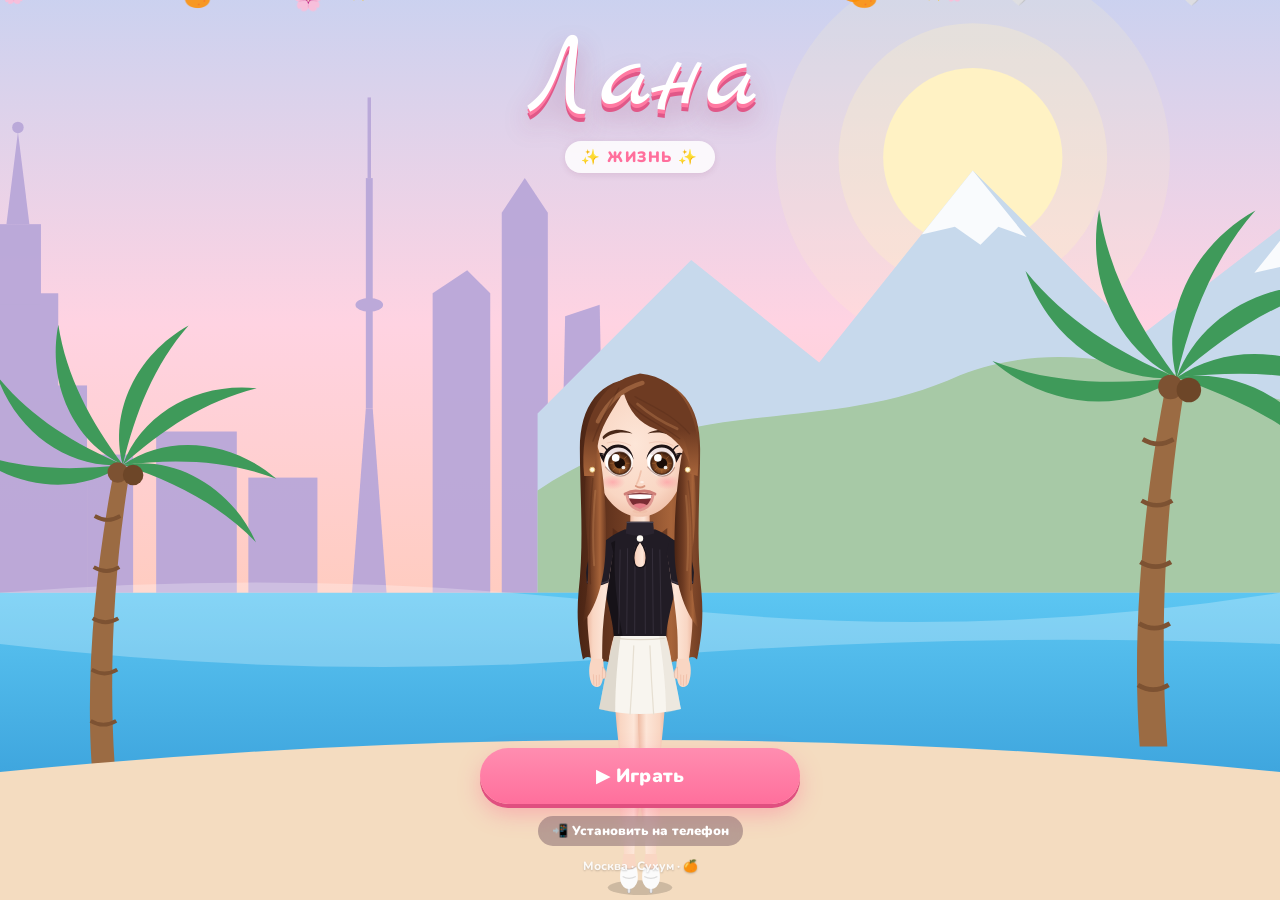
<file: index.html>
<!doctype html>
<html lang="ru">
<head>
  <meta charset="utf-8">
  <meta name="viewport" content="width=device-width, initial-scale=1, maximum-scale=1, user-scalable=no, viewport-fit=cover">
  <title>Лана: Жизнь</title>
  <meta name="description" content="Уютный симулятор жизни Ланы: Москва, учёба на зубного техника, Абхазия, питомцы, наряды и мини-игры.">
  <meta name="theme-color" content="#ff8fb3">
  <meta name="mobile-web-app-capable" content="yes">
  <meta name="apple-mobile-web-app-capable" content="yes">
  <meta name="apple-mobile-web-app-status-bar-style" content="black-translucent">
  <meta name="apple-mobile-web-app-title" content="Лана">
  <link rel="manifest" href="manifest.webmanifest">
  <link rel="icon" type="image/png" sizes="192x192" href="icons/icon-192.png">
  <link rel="apple-touch-icon" href="icons/apple-touch-icon.png">
  <link rel="preload" href="assets/fonts/nunito-cyrillic-800-normal.woff2" as="font" type="font/woff2" crossorigin>
  <link rel="preload" href="assets/fonts/marck-script-cyrillic-400-normal.woff2" as="font" type="font/woff2" crossorigin>
  <link rel="stylesheet" href="css/fonts.css">
  <link rel="stylesheet" href="css/style.css">
</head>
<body>
  <div id="app">
    <div class="splash">
      <svg class="mandarin-loader" viewBox="0 0 72 72" aria-label="Загрузка">
        <circle cx="36" cy="40" r="26" fill="#ff9a2e"/><circle cx="28" cy="32" r="7" fill="#ffc77a"/>
        <path d="M36,14 q10,-12 22,-8 q-8,12 -22,8 Z" fill="#4caf50"/><path d="M36,14 l-2,-8" stroke="#7a4a2a" stroke-width="3" stroke-linecap="round"/>
      </svg>
    </div>
  </div>
  <noscript>Для игры нужен JavaScript 🙏</noscript>
  <script type="module" src="js/main.js"></script>
</body>
</html>
</file>
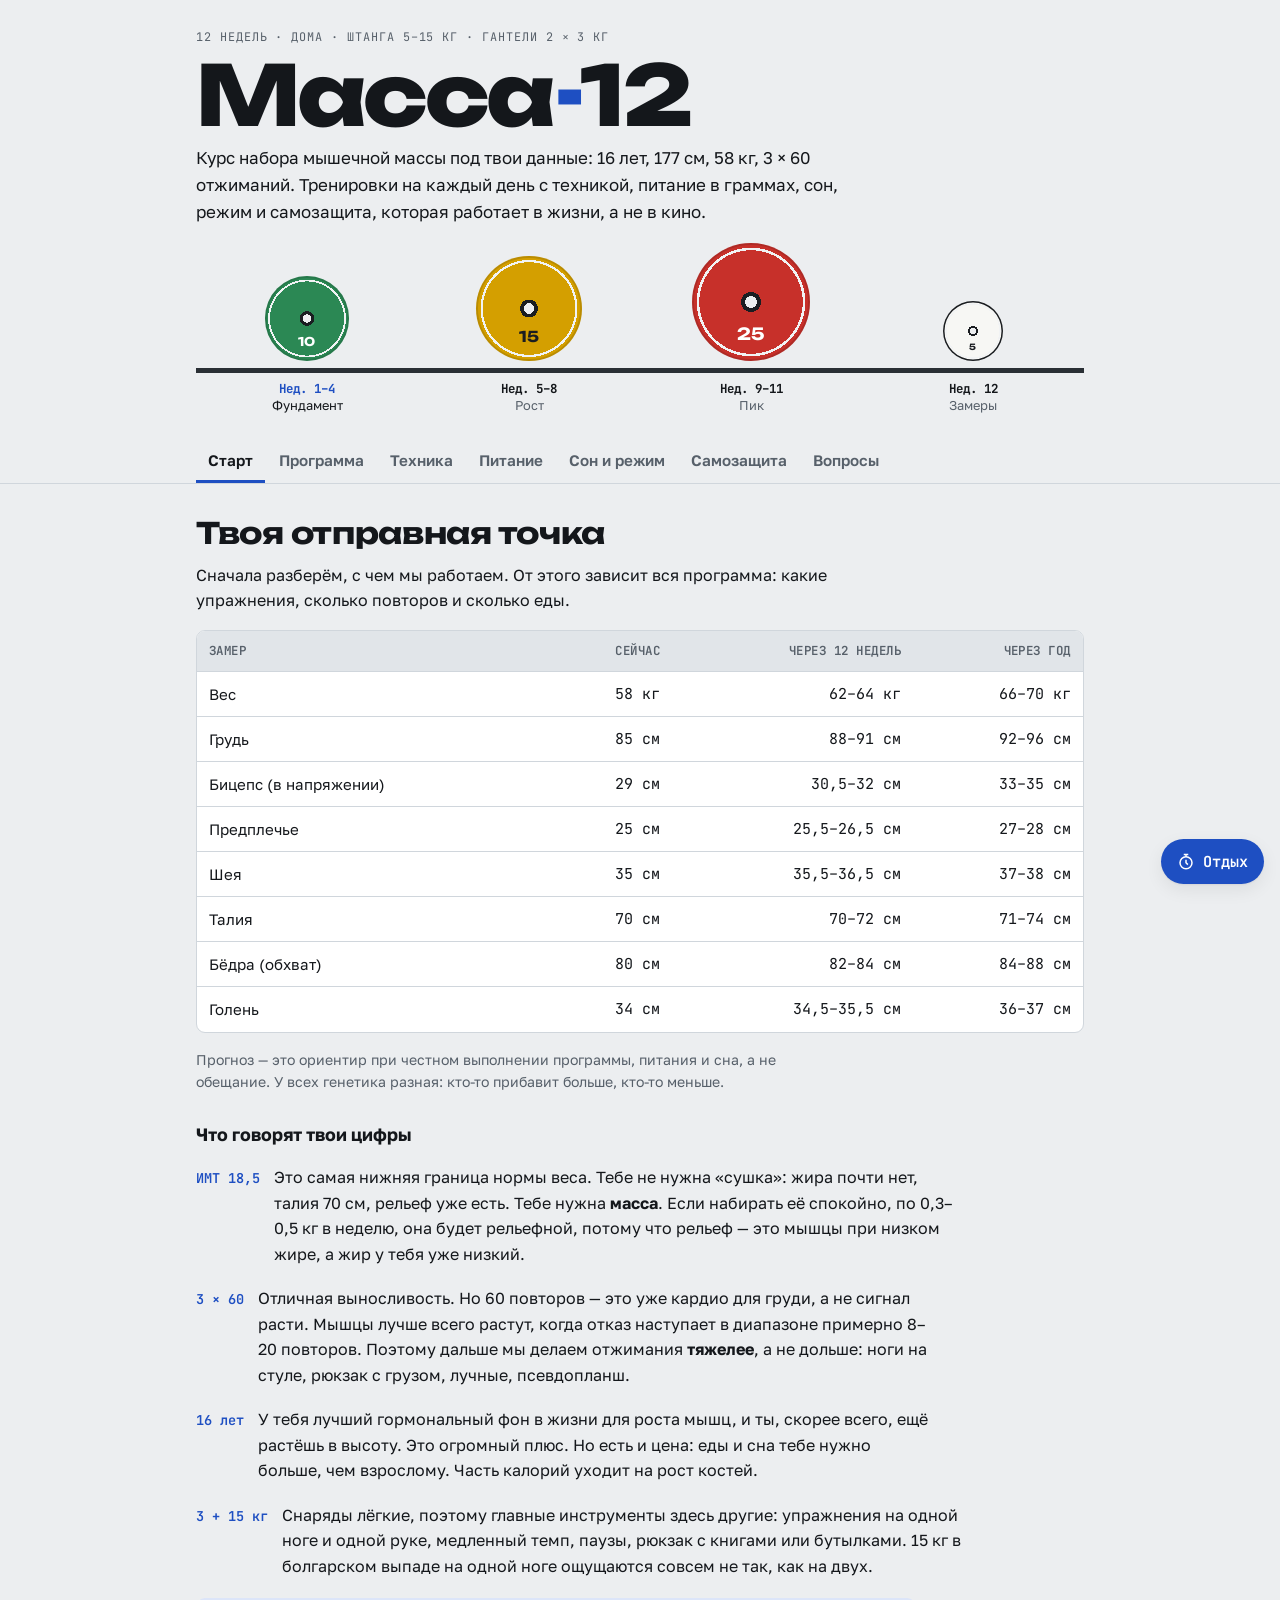
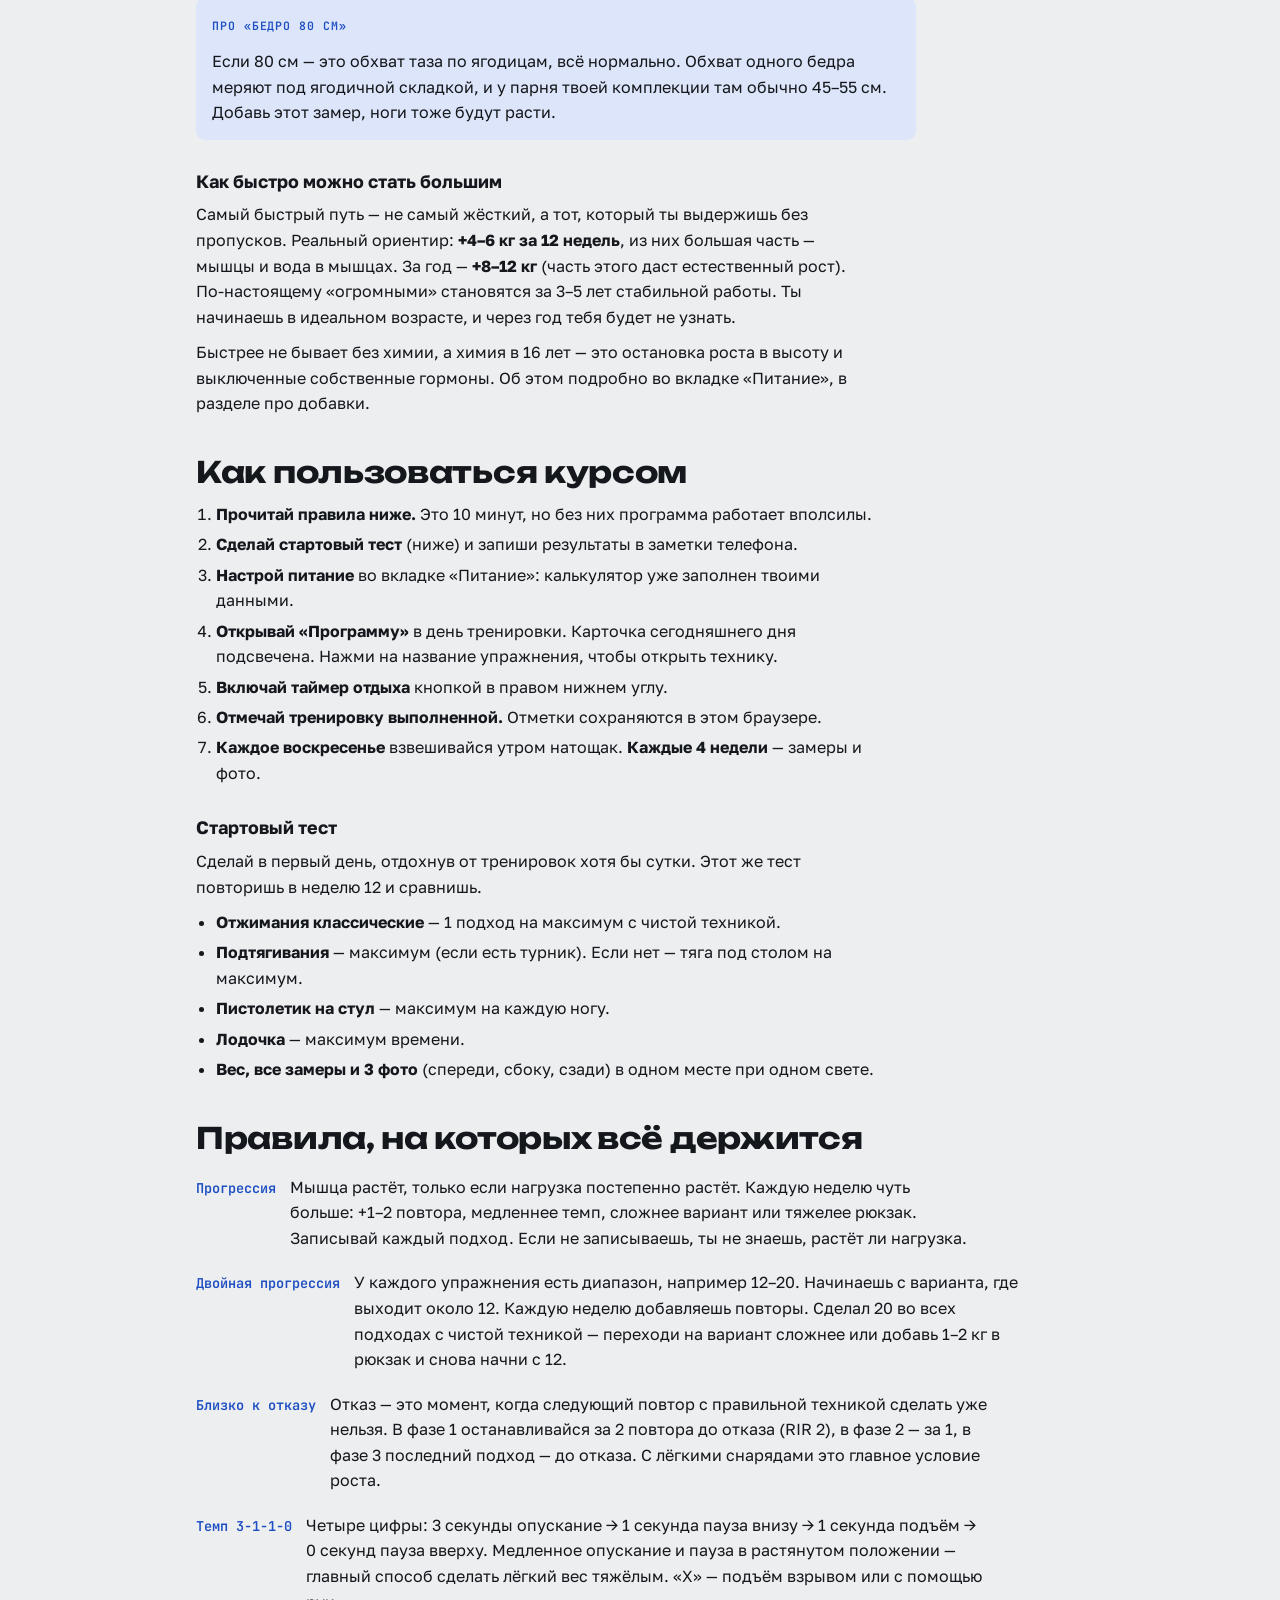
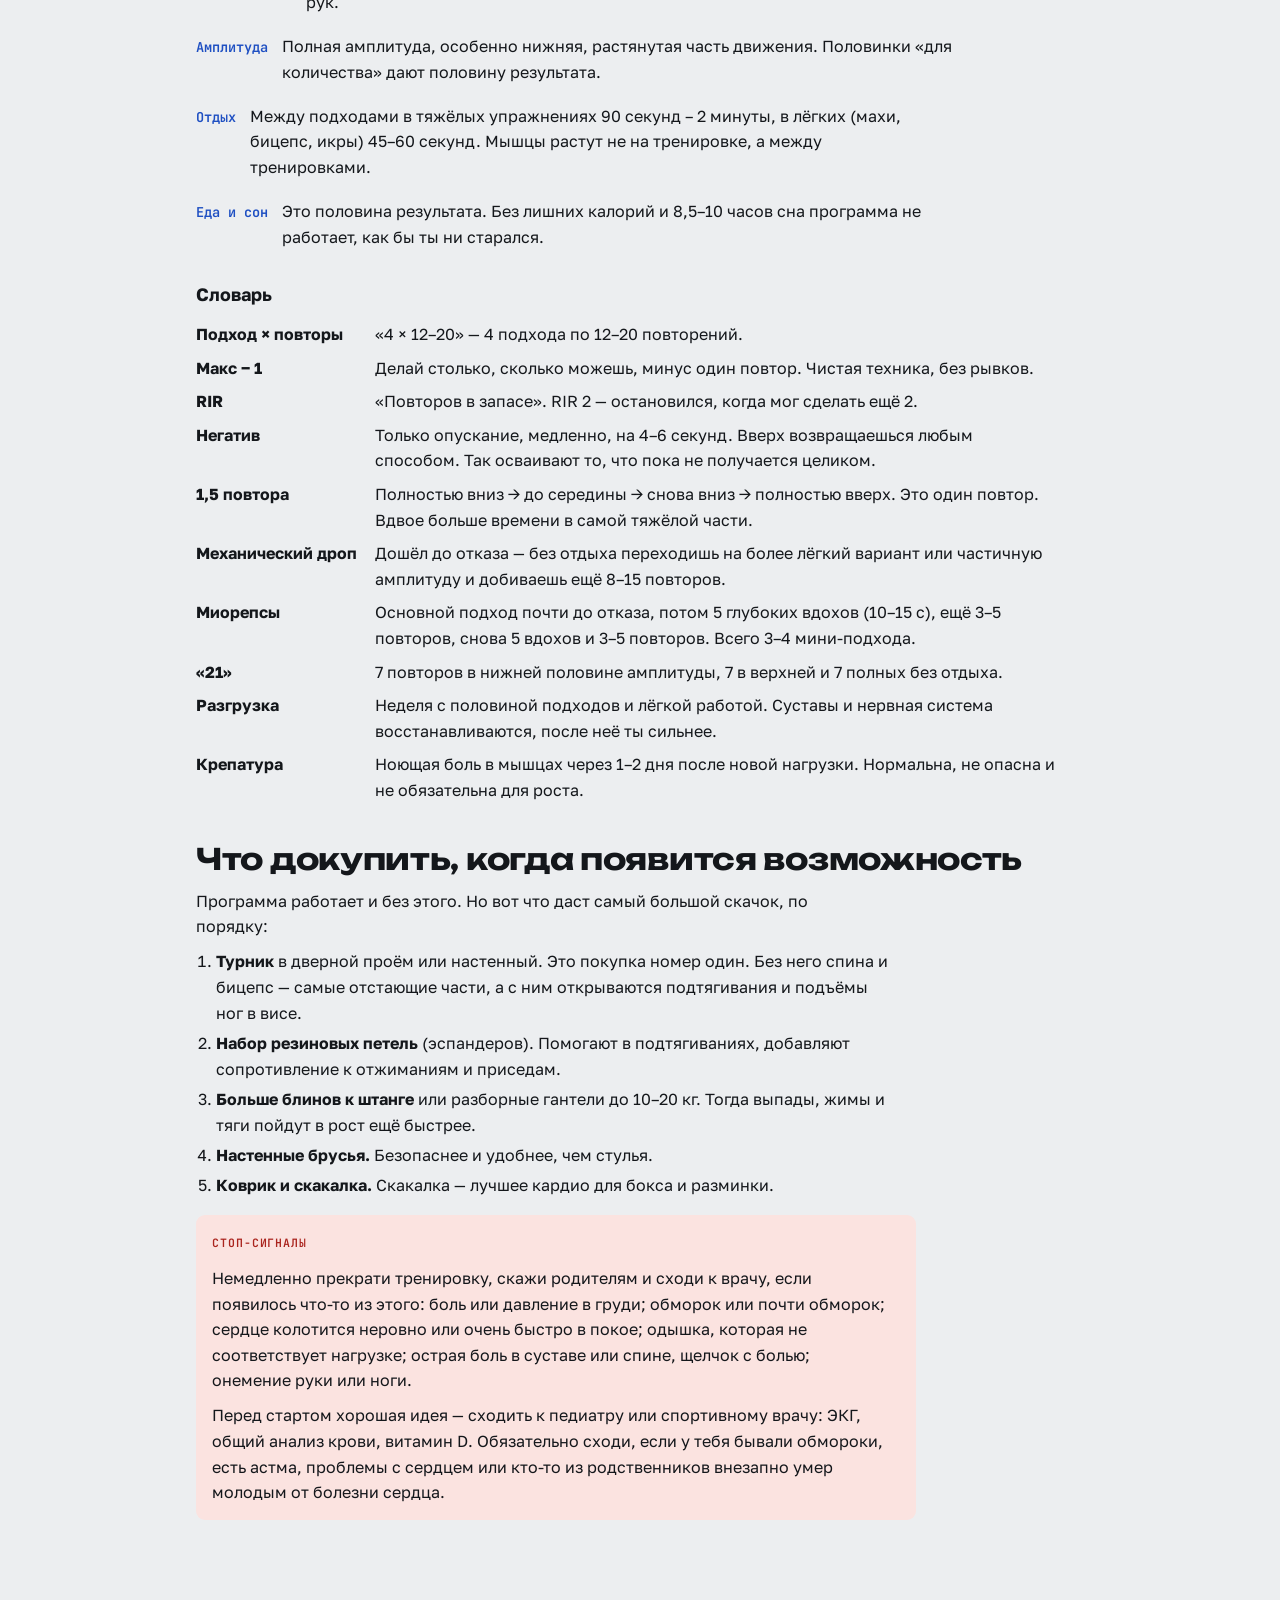
<file: fitness/index.html>
<!doctype html>
<html lang="ru">
<head>
<meta charset="utf-8">
<meta name="viewport" content="width=device-width, initial-scale=1, viewport-fit=cover">
<title>Курс Масса-12</title>
<meta name="description" content="12 недель домашних тренировок на массу: программа, техника, питание, сон и самозащита.">
<link rel="preconnect" href="https://fonts.googleapis.com">
<link rel="preconnect" href="https://fonts.gstatic.com" crossorigin>
<link rel="stylesheet" href="https://fonts.googleapis.com/css2?family=Golos+Text:wght@400;500;600;700&family=JetBrains+Mono:wght@400;600&family=Unbounded:wght@500;700;800&display=swap">
<style>
/* Layout: тренировочный журнал. Шапка со стойкой блинов (фазы = цветные блины), липкие вкладки,
   одна колонка до 920px. Карточки только у дней и упражнений — всё остальное открытый текст. */
:root{
  --bg:#ECEEF0; --surface:#FFFFFF; --surface-2:#E1E5E9; --ink:#14171B; --muted:#57606A; --line:#D0D6DC;
  --accent:#1E4FC2; --accent-soft:#DCE5F9; --on-accent:#FFFFFF;
  --plate-green:#2B8854; --plate-yellow:#D49F00; --plate-red:#C7302A; --plate-white:#F7F7F4;
  --plate-edge:#1A1D21; --plate-ink:#FFFFFF; --plate-ink-dark:#1A1D21; --plate-rim:rgb(255 255 255 / .28);
  --rack:#2A2F35;
  --warn:#8A5700; --warn-bg:#FFF0CF; --danger:#AA241E; --danger-bg:#FBE3E0; --ok:#1C6E42; --ok-bg:#DAF0E2;
  --shadow:0 1px 2px rgb(20 24 28 / .06), 0 6px 18px rgb(20 24 28 / .07);
  --font-display:"Unbounded","Arial Black",system-ui,sans-serif;
  --font-body:"Golos Text",system-ui,-apple-system,"Segoe UI",Roboto,sans-serif;
  --font-mono:"JetBrains Mono",ui-monospace,SFMono-Regular,Menlo,Consolas,monospace;
  --r:14px; --r-sm:9px;
}
@media (prefers-color-scheme: dark){
  :root:not([data-theme="light"]){
    --bg:#0E1114; --surface:#161A1F; --surface-2:#20262D; --ink:#E7EBEE; --muted:#9BA4AE; --line:#2B323A;
    --accent:#7AA2FF; --accent-soft:#1B2A4A; --on-accent:#0B1220;
    --plate-green:#3FAE72; --plate-yellow:#E9BA2E; --plate-red:#E5524B; --plate-white:#E9ECEF;
    --plate-edge:#0B0D10; --plate-ink:#FFFFFF; --plate-ink-dark:#14171B; --plate-rim:rgb(255 255 255 / .22);
    --rack:#C9D0D7;
    --warn:#F3C46A; --warn-bg:#352A10; --danger:#FF8F86; --danger-bg:#3A1714; --ok:#72D39D; --ok-bg:#11301F;
    --shadow:0 1px 2px rgb(0 0 0 / .4), 0 6px 18px rgb(0 0 0 / .35);
    color-scheme:dark;
  }
}
:root[data-theme="dark"]{
  --bg:#0E1114; --surface:#161A1F; --surface-2:#20262D; --ink:#E7EBEE; --muted:#9BA4AE; --line:#2B323A;
  --accent:#7AA2FF; --accent-soft:#1B2A4A; --on-accent:#0B1220;
  --plate-green:#3FAE72; --plate-yellow:#E9BA2E; --plate-red:#E5524B; --plate-white:#E9ECEF;
  --plate-edge:#0B0D10; --plate-ink:#FFFFFF; --plate-ink-dark:#14171B; --plate-rim:rgb(255 255 255 / .22);
  --rack:#C9D0D7;
  --warn:#F3C46A; --warn-bg:#352A10; --danger:#FF8F86; --danger-bg:#3A1714; --ok:#72D39D; --ok-bg:#11301F;
  --shadow:0 1px 2px rgb(0 0 0 / .4), 0 6px 18px rgb(0 0 0 / .35);
  color-scheme:dark;
}
*,*::before,*::after{box-sizing:border-box}
[hidden]{display:none!important}
img{max-width:100%}
body{margin:0;background:var(--bg);color:var(--ink);font-family:var(--font-body);font-size:16px;line-height:1.6;-webkit-text-size-adjust:100%}
.wrap{max-width:920px;margin-inline:auto;padding-inline:16px}
a{color:var(--accent)}
:focus-visible{outline:2px solid var(--accent);outline-offset:2px;border-radius:4px}
h1,h2,h3{text-wrap:balance}
h2{font-family:var(--font-display);font-weight:700;font-size:clamp(1.3rem,4.4vw,1.85rem);line-height:1.2;letter-spacing:-.01em;margin:2.4rem 0 .7rem}
h3{font-size:1.12rem;line-height:1.35;margin:1.8rem 0 .5rem}
section > h2:first-child{margin-top:.4rem}
p,li,dd{max-width:68ch}
p{margin:.6rem 0}
ul,ol{padding-left:1.25rem;margin:.6rem 0}
li{margin:.3rem 0}
strong{font-weight:700}
.mono{font-family:var(--font-mono);font-variant-numeric:tabular-nums}
.muted{color:var(--muted)}
.small{font-size:.88rem}
.eyebrow{font-family:var(--font-mono);font-size:.74rem;letter-spacing:.08em;text-transform:uppercase;color:var(--muted);margin:0}

/* ---------- шапка ---------- */
.top{padding-block:28px 6px}
.display{font-family:var(--font-display);font-weight:800;font-size:clamp(2.7rem,12vw,5.2rem);line-height:.95;letter-spacing:-.03em;margin:.5rem 0 .6rem}
.display .dash{color:var(--accent)}
.lede{font-size:1.06rem;max-width:62ch;margin:0 0 6px}
.rack{display:flex;align-items:flex-end;gap:0;margin-top:18px;--pmax:min(21vw,118px)}
.plate-btn{flex:1 1 0;min-width:0;display:flex;flex-direction:column;align-items:center;gap:8px;background:none;border:0;padding:0;color:inherit;cursor:pointer;font:inherit}
.plate{position:relative;width:calc(var(--d) * var(--pmax));aspect-ratio:1;max-width:100%;border-radius:50%;
  background:radial-gradient(circle,var(--bg) 0 7%,var(--plate-edge) 7% 12%,var(--c) 12% 62%,var(--plate-rim) 62% 65%,var(--c) 65% 100%);
  box-shadow:inset 0 0 0 2px rgb(0 0 0 / .12);transition:transform .2s ease;margin-bottom:-1px}
.plate b{position:absolute;left:0;right:0;bottom:15%;text-align:center;font-family:var(--font-display);font-weight:700;font-size:calc(var(--d) * 1.05rem);color:var(--plate-ink);line-height:1}
.plate.p-green{--c:var(--plate-green)} .plate.p-yellow{--c:var(--plate-yellow)} .plate.p-red{--c:var(--plate-red)}
.plate.p-white{--c:var(--plate-white);box-shadow:inset 0 0 0 1.5px var(--plate-edge)}
.plate.p-yellow b,.plate.p-white b{color:var(--plate-ink-dark)}
.plate-btn:hover .plate{transform:translateY(-4px)}
.plate-cap{width:100%;border-top:5px solid var(--rack);padding:8px 4px 0;text-align:center;font-size:.8rem;line-height:1.3;color:var(--muted)}
.plate-cap b{display:block;color:var(--ink);font-family:var(--font-mono);font-size:.78rem}
.plate-btn[aria-current="true"] .plate-cap{color:var(--ink)}
.plate-btn[aria-current="true"] .plate-cap b{color:var(--accent)}

/* ---------- вкладки ---------- */
.tabs{position:sticky;top:env(safe-area-inset-top,0px);z-index:30;background:var(--bg);border-bottom:1px solid var(--line);margin-top:18px}
.tabs-inner{display:flex;gap:2px;overflow-x:auto;scrollbar-width:none}
.tabs-inner::-webkit-scrollbar{display:none}
.tab{flex:0 0 auto;background:none;border:0;border-bottom:3px solid transparent;padding:13px 12px 11px;font:600 .95rem var(--font-body);color:var(--muted);cursor:pointer;white-space:nowrap}
.tab[aria-selected="true"]{color:var(--ink);border-bottom-color:var(--accent)}
.tab:hover{color:var(--ink)}
main{padding-block:26px 110px}

/* ---------- общие блоки ---------- */
.callout{background:var(--warn-bg);border-radius:var(--r-sm);padding:14px 16px;margin:1rem 0;max-width:72ch}
.callout > :first-child{margin-top:0} .callout > :last-child{margin-bottom:0}
.callout .tag{display:inline-block;font-family:var(--font-mono);font-size:.72rem;font-weight:600;letter-spacing:.08em;text-transform:uppercase;color:var(--warn);margin-bottom:4px}
.callout.danger{background:var(--danger-bg)} .callout.danger .tag{color:var(--danger)}
.callout.ok{background:var(--ok-bg)} .callout.ok .tag{color:var(--ok)}
.callout.info{background:var(--accent-soft)} .callout.info .tag{color:var(--accent)}
.table-wrap{overflow-x:auto;margin:1rem 0;border:1px solid var(--line);border-radius:var(--r-sm);background:var(--surface)}
table{border-collapse:collapse;width:100%;font-size:.94rem}
th,td{text-align:left;padding:10px 12px;border-bottom:1px solid var(--line);vertical-align:top}
th{font-size:.78rem;font-family:var(--font-mono);letter-spacing:.04em;text-transform:uppercase;color:var(--muted);font-weight:600;background:var(--surface-2)}
tr:last-child td{border-bottom:0}
td.num,th.num{text-align:right;font-family:var(--font-mono);font-variant-numeric:tabular-nums;white-space:nowrap}
tfoot td{font-weight:700;background:var(--surface-2)}
.rules{display:grid;gap:14px;margin:1rem 0}
.rule{display:grid;grid-template-columns:auto 1fr;gap:4px 14px;align-items:baseline}
.rule > .k{font-family:var(--font-mono);font-weight:600;color:var(--accent);font-size:.85rem;white-space:nowrap}
.rule > div{min-width:0}
.rule p{margin:.15rem 0}
.grid2{display:grid;grid-template-columns:repeat(auto-fit,minmax(260px,1fr));gap:16px;margin:1rem 0}
.grid2 > *{min-width:0}
.panel{background:var(--surface);border:1px solid var(--line);border-radius:var(--r);padding:16px 18px}
.panel h3{margin-top:0}
.panel > :last-child{margin-bottom:0}
dl.gloss{display:grid;grid-template-columns:minmax(120px,max-content) 1fr;gap:8px 18px;margin:1rem 0}
dl.gloss dt{font-weight:700}
dl.gloss dd{margin:0;min-width:0}
@media (max-width:520px){dl.gloss{grid-template-columns:1fr;gap:2px}dl.gloss dd{margin-bottom:10px}}
.timeline{list-style:none;padding:0;margin:1rem 0;border-left:2px solid var(--line)}
.timeline li{position:relative;padding:4px 0 10px 18px;margin:0}
.timeline li::before{content:"";position:absolute;left:-6px;top:12px;width:10px;height:10px;border-radius:50%;background:var(--surface);border:2px solid var(--accent)}
.timeline .t{font-family:var(--font-mono);font-weight:600;margin-right:8px}
.btn{display:inline-flex;align-items:center;gap:8px;border:1px solid var(--line);background:var(--surface);color:var(--ink);font:600 .9rem var(--font-body);padding:9px 14px;border-radius:999px;cursor:pointer;text-decoration:none}
.btn:hover{border-color:var(--accent)}
.btn.primary{background:var(--accent);color:var(--on-accent);border-color:var(--accent)}
.status{display:inline-block;font-family:var(--font-mono);font-size:.72rem;font-weight:600;letter-spacing:.06em;text-transform:uppercase;padding:2px 8px;border-radius:999px;vertical-align:2px}
.status.s-ok{background:var(--ok-bg);color:var(--ok)} .status.s-warn{background:var(--warn-bg);color:var(--warn)} .status.s-no{background:var(--danger-bg);color:var(--danger)}

/* ---------- программа ---------- */
.legend{display:flex;flex-wrap:wrap;gap:6px 16px;font-size:.85rem;color:var(--muted);margin:.4rem 0 .8rem}
.legend span{display:inline-flex;align-items:center;gap:6px}
.dot{width:10px;height:10px;border-radius:50%;display:inline-block;background:var(--c);box-shadow:inset 0 0 0 1px rgb(0 0 0 / .15)}
.weeks{display:grid;grid-template-columns:repeat(12,minmax(0,1fr));gap:6px;margin:.6rem 0 1rem}
@media (max-width:600px){.weeks{grid-template-columns:repeat(6,minmax(0,1fr))}}
.wk{border:1px solid var(--line);background:var(--surface);border-radius:var(--r-sm);padding:7px 0 6px;font:600 .95rem var(--font-mono);color:var(--ink);cursor:pointer;border-bottom:5px solid var(--c);position:relative}
.wk[aria-pressed="true"]{background:var(--ink);color:var(--bg);border-color:var(--ink);border-bottom-color:var(--c)}
.wk .wk-done{position:absolute;top:2px;right:4px;font-size:.6rem;color:var(--ok)}
.wk[aria-pressed="true"] .wk-done{color:var(--bg)}
.progress{display:flex;align-items:center;gap:12px;margin:.4rem 0 0}
.bar{flex:1;height:8px;border-radius:99px;background:var(--surface-2);overflow:hidden}
.bar > i{display:block;height:100%;background:var(--ok);border-radius:99px;transition:width .3s}
.week-head{display:flex;flex-wrap:wrap;align-items:baseline;gap:6px 14px;margin:1.2rem 0 .3rem}
.week-head h2{margin:0}
.chip{display:inline-block;font-family:var(--font-mono);font-size:.78rem;line-height:1.2;padding:4px 8px;border-radius:6px;background:var(--surface-2);color:var(--ink);white-space:nowrap}
.chip.phase{background:var(--c);color:var(--plate-ink)}
.chip.phase.dark-ink{color:var(--plate-ink-dark)}
.task{margin:.3rem 0 1rem}
details.fold{background:var(--surface);border:1px solid var(--line);border-radius:var(--r);margin:.8rem 0}
details.fold > summary{cursor:pointer;list-style:none;padding:13px 16px;font-weight:700;display:flex;justify-content:space-between;gap:12px}
details.fold > summary::-webkit-details-marker{display:none}
details.fold > summary::after{content:"+";font-family:var(--font-mono);color:var(--muted)}
details.fold[open] > summary::after{content:"−"}
details.fold > .fold-body{padding:0 16px 14px}
.days{display:grid;gap:14px;margin-top:1rem}
.day{background:var(--surface);border:1px solid var(--line);border-radius:var(--r);box-shadow:var(--shadow);overflow:hidden}
.day.rest{box-shadow:none;background:transparent;border-style:dashed}
.day.today{border-color:var(--accent);border-width:2px}
.day-head{display:flex;flex-wrap:wrap;align-items:center;gap:8px 14px;padding:14px 16px;border-bottom:1px solid var(--line)}
.day.rest .day-head{border-bottom:0}
.day-head .dname{font-family:var(--font-mono);font-size:.8rem;color:var(--muted);text-transform:uppercase;letter-spacing:.06em;width:100%}
.day-head .dname .now{color:var(--accent);font-weight:600}
.day-head h3{font-family:var(--font-display);font-weight:700;font-size:1.12rem;margin:0}
.day-head .focus{color:var(--muted);font-size:.92rem;flex:1 1 180px;min-width:0}
.done-btn{margin-left:auto;border:1px solid var(--line);background:var(--surface);color:var(--ink);border-radius:999px;padding:7px 12px;font:600 .85rem var(--font-body);cursor:pointer;white-space:nowrap}
.done-btn[aria-pressed="true"]{background:var(--ok-bg);color:var(--ok);border-color:transparent}
.day.is-done .day-head{background:var(--ok-bg)}
.ex-list{list-style:none;margin:0;padding:4px 0}
.ex-row{display:grid;grid-template-columns:2.1rem 1fr;gap:2px 8px;padding:11px 16px;margin:0;border-bottom:1px solid var(--line);max-width:none}
.ex-row:last-child{border-bottom:0}
.ex-row .n{font-family:var(--font-mono);color:var(--muted);font-size:.85rem;padding-top:2px}
.ex-row > div{min-width:0}
.ex-link{background:none;border:0;padding:0;font:600 1rem var(--font-body);color:var(--ink);text-align:left;cursor:pointer;text-decoration:underline;text-decoration-color:var(--line);text-underline-offset:3px}
.ex-link:hover{text-decoration-color:var(--accent);color:var(--accent)}
.meta{display:flex;flex-wrap:wrap;gap:6px;margin:6px 0 2px}
.meta .chip.sets{background:var(--accent-soft);color:var(--accent);font-weight:600}
.note{font-size:.88rem;color:var(--muted);margin:4px 0 0;max-width:none}
.alt{font-size:.86rem;margin:4px 0 0}
.alt .ex-link{font-size:.86rem;font-weight:600}
.rest-body{padding:0 16px 14px;color:var(--muted);font-size:.95rem}
.rest-body p{margin:.2rem 0}
.reset-row{display:flex;flex-wrap:wrap;gap:8px;align-items:center;margin:1.4rem 0 0}

/* ---------- техника ---------- */
.filters{display:flex;flex-wrap:wrap;gap:6px;margin:1rem 0 .6rem}
.fchip{border:1px solid var(--line);background:var(--surface);color:var(--ink);border-radius:999px;padding:6px 12px;font:500 .88rem var(--font-body);cursor:pointer}
.fchip[aria-pressed="true"]{background:var(--ink);color:var(--bg);border-color:var(--ink)}
.search{width:100%;max-width:420px;font:1rem var(--font-body);padding:10px 14px;border-radius:var(--r-sm);border:1px solid var(--line);background:var(--surface);color:var(--ink)}
.lib{display:grid;gap:10px;margin-top:1rem}
details.ex{background:var(--surface);border:1px solid var(--line);border-radius:var(--r);scroll-margin-top:70px}
details.ex > summary{list-style:none;cursor:pointer;padding:14px 16px;display:grid;grid-template-columns:1fr auto;gap:2px 12px;align-items:start}
details.ex > summary::-webkit-details-marker{display:none}
details.ex > summary .nm{font-weight:700;font-size:1.03rem}
details.ex > summary .mu{grid-column:1;color:var(--muted);font-size:.88rem}
details.ex > summary .gtag{grid-row:1 / span 2;grid-column:2;font-family:var(--font-mono);font-size:.72rem;text-transform:uppercase;letter-spacing:.06em;color:var(--muted);padding-top:4px}
details.ex[open] > summary{border-bottom:1px solid var(--line)}
details.ex.flash{animation:flash 1.4s ease}
@keyframes flash{0%{box-shadow:0 0 0 3px var(--accent)}100%{box-shadow:0 0 0 0 transparent}}
.ex-body{padding:4px 16px 16px}
.ex-body h4{font-family:var(--font-mono);font-size:.74rem;text-transform:uppercase;letter-spacing:.08em;color:var(--muted);margin:1rem 0 .3rem;font-weight:600}
.ex-body ol,.ex-body ul{margin:.2rem 0}
.ex-body .gear{font-size:.9rem;margin:.6rem 0 0}
.ex-body .levels{display:grid;grid-template-columns:repeat(auto-fit,minmax(220px,1fr));gap:10px;margin-top:.8rem}
.ex-body .levels > div{background:var(--surface-2);border-radius:var(--r-sm);padding:10px 12px;font-size:.92rem;min-width:0}
.ex-body .levels b{display:block;font-family:var(--font-mono);font-size:.72rem;text-transform:uppercase;letter-spacing:.06em;color:var(--muted);margin-bottom:2px}
.ex-body .btn{margin-top:14px}
.empty{color:var(--muted);padding:12px 0}

/* ---------- питание ---------- */
.calc{display:grid;grid-template-columns:repeat(auto-fit,minmax(150px,1fr));gap:12px;margin:1rem 0}
.calc label{display:flex;flex-direction:column;gap:4px;font-size:.85rem;color:var(--muted);min-width:0}
.calc input,.calc select{font:1rem var(--font-mono);padding:9px 10px;border-radius:var(--r-sm);border:1px solid var(--line);background:var(--surface);color:var(--ink);width:100%}
.out{display:grid;grid-template-columns:repeat(auto-fit,minmax(130px,1fr));gap:1px;background:var(--line);border:1px solid var(--line);border-radius:var(--r);overflow:hidden;margin:1rem 0}
.out > div{background:var(--surface);padding:12px 14px;min-width:0}
.out .v{font-family:var(--font-display);font-weight:700;font-size:1.45rem;line-height:1.1;font-variant-numeric:tabular-nums}
.out .v small{font-family:var(--font-body);font-size:.8rem;font-weight:500;color:var(--muted)}
.out .l{font-size:.82rem;color:var(--muted)}
.out .main{background:var(--accent-soft)}
.out .main .v{color:var(--accent)}
.recipes{display:grid;grid-template-columns:repeat(auto-fit,minmax(230px,1fr));gap:12px;margin:1rem 0}
.recipe{background:var(--surface);border:1px solid var(--line);border-radius:var(--r);padding:14px 16px;min-width:0}
.recipe h4{margin:0 0 4px;font-size:1rem}
.recipe .kc{font-family:var(--font-mono);font-size:.8rem;color:var(--muted)}
.recipe ul{padding-left:1.1rem}

/* ---------- самозащита ---------- */
.ladder{counter-reset:step;list-style:none;padding:0;margin:1rem 0;display:grid;gap:10px}
.ladder > li{counter-increment:step;display:grid;grid-template-columns:2.4rem 1fr;gap:4px 12px;margin:0;max-width:none}
.ladder > li::before{content:counter(step);font-family:var(--font-display);font-weight:700;font-size:1.3rem;color:var(--accent);line-height:1.3}
.ladder > li > div{min-width:0}
.ladder h3{margin:0 0 .2rem}
.ladder p{margin:.2rem 0}
.targets{display:grid;grid-template-columns:repeat(auto-fit,minmax(260px,1fr));gap:12px;margin:1rem 0}
.targets > div{border-radius:var(--r);padding:14px 16px;min-width:0}
.targets .yes{background:var(--ok-bg)} .targets .no{background:var(--danger-bg)}
.targets h3{margin:0 0 .4rem;font-size:1rem}
.targets .yes h3{color:var(--ok)} .targets .no h3{color:var(--danger)}

/* ---------- FAQ ---------- */
.faq details{border-bottom:1px solid var(--line)}
.faq summary{cursor:pointer;list-style:none;padding:14px 0;font-weight:700;display:flex;justify-content:space-between;gap:12px}
.faq summary::-webkit-details-marker{display:none}
.faq summary::after{content:"+";font-family:var(--font-mono);color:var(--muted)}
.faq details[open] summary::after{content:"−"}
.faq details > div{padding:0 0 14px}

/* ---------- таймер ---------- */
.timer-fab{position:fixed;right:16px;bottom:calc(16px + env(safe-area-inset-bottom,0px));z-index:40;display:flex;align-items:center;gap:8px;background:var(--accent);color:var(--on-accent);border:0;border-radius:999px;padding:12px 16px;font:600 .95rem var(--font-body);box-shadow:var(--shadow);cursor:pointer}
.timer-fab .tv{font-family:var(--font-mono)}
.timer-fab svg{width:18px;height:18px}
.timer-panel{position:fixed;right:16px;left:auto;bottom:calc(76px + env(safe-area-inset-bottom,0px));z-index:40;width:min(320px,calc(100vw - 32px));background:var(--surface);border:1px solid var(--line);border-radius:var(--r);box-shadow:var(--shadow);padding:16px}
.timer-panel h3{margin:0 0 6px;font-size:1rem}
.t-display{font-family:var(--font-display);font-weight:700;font-size:3rem;line-height:1;text-align:center;margin:8px 0 12px;font-variant-numeric:tabular-nums}
.t-display.end{color:var(--ok)}
.t-presets{display:grid;grid-template-columns:repeat(5,1fr);gap:6px}
.t-presets button,.t-ctrl button{border:1px solid var(--line);background:var(--surface-2);color:var(--ink);border-radius:var(--r-sm);padding:8px 0;font:600 .85rem var(--font-mono);cursor:pointer}
.t-presets button[aria-pressed="true"]{background:var(--ink);color:var(--bg);border-color:var(--ink)}
.t-ctrl{display:grid;grid-template-columns:2fr 1fr 1fr;gap:6px;margin-top:8px}
.t-ctrl .go{background:var(--accent);color:var(--on-accent);border-color:var(--accent)}

@media (prefers-reduced-motion: reduce){*{transition:none!important;animation:none!important}}
</style>

<header class="top">
  <div class="wrap">
    <p class="eyebrow">12 недель · дома · штанга 5–15&nbsp;кг · гантели 2&nbsp;×&nbsp;3&nbsp;кг</p>
    <h1 class="display">Масса<span class="dash">-</span>12</h1>
    <p class="lede">Курс набора мышечной массы под твои данные: 16 лет, 177 см, 58 кг, 3 × 60 отжиманий. Тренировки на каждый день с техникой, питание в граммах, сон, режим и самозащита, которая работает в жизни, а не в кино.</p>
    <div class="rack" aria-label="Фазы курса">
      <button class="plate-btn" type="button" data-phase="0" aria-label="Фаза 1, недели 1–4: Фундамент">
        <span class="plate p-green" style="--d:.72"><b>10</b></span>
        <span class="plate-cap"><b>Нед. 1–4</b>Фундамент</span>
      </button>
      <button class="plate-btn" type="button" data-phase="1" aria-label="Фаза 2, недели 5–8: Рост">
        <span class="plate p-yellow" style="--d:.89"><b>15</b></span>
        <span class="plate-cap"><b>Нед. 5–8</b>Рост</span>
      </button>
      <button class="plate-btn" type="button" data-phase="2" aria-label="Фаза 3, недели 9–11: Пик">
        <span class="plate p-red" style="--d:1"><b>25</b></span>
        <span class="plate-cap"><b>Нед. 9–11</b>Пик</span>
      </button>
      <button class="plate-btn" type="button" data-phase="3" aria-label="Неделя 12: разгрузка и замеры">
        <span class="plate p-white" style="--d:.51"><b>5</b></span>
        <span class="plate-cap"><b>Нед. 12</b>Замеры</span>
      </button>
    </div>
  </div>
</header>

<nav class="tabs" aria-label="Разделы курса">
  <div class="wrap tabs-inner" role="tablist">
    <button class="tab" role="tab" type="button" data-tab="start" aria-selected="true">Старт</button>
    <button class="tab" role="tab" type="button" data-tab="program" aria-selected="false">Программа</button>
    <button class="tab" role="tab" type="button" data-tab="technique" aria-selected="false">Техника</button>
    <button class="tab" role="tab" type="button" data-tab="food" aria-selected="false">Питание</button>
    <button class="tab" role="tab" type="button" data-tab="sleep" aria-selected="false">Сон и режим</button>
    <button class="tab" role="tab" type="button" data-tab="defense" aria-selected="false">Самозащита</button>
    <button class="tab" role="tab" type="button" data-tab="faq" aria-selected="false">Вопросы</button>
  </div>
</nav>

<main class="wrap">

<!-- ======================= СТАРТ ======================= -->
<section data-panel="start" role="tabpanel">
  <h2>Твоя отправная точка</h2>
  <p>Сначала разберём, с чем мы работаем. От этого зависит вся программа: какие упражнения, сколько повторов и сколько еды.</p>

  <div class="table-wrap">
    <table>
      <thead><tr><th>Замер</th><th class="num">Сейчас</th><th class="num">Через 12 недель</th><th class="num">Через год</th></tr></thead>
      <tbody>
        <tr><td>Вес</td><td class="num">58 кг</td><td class="num">62–64 кг</td><td class="num">66–70 кг</td></tr>
        <tr><td>Грудь</td><td class="num">85 см</td><td class="num">88–91 см</td><td class="num">92–96 см</td></tr>
        <tr><td>Бицепс (в напряжении)</td><td class="num">29 см</td><td class="num">30,5–32 см</td><td class="num">33–35 см</td></tr>
        <tr><td>Предплечье</td><td class="num">25 см</td><td class="num">25,5–26,5 см</td><td class="num">27–28 см</td></tr>
        <tr><td>Шея</td><td class="num">35 см</td><td class="num">35,5–36,5 см</td><td class="num">37–38 см</td></tr>
        <tr><td>Талия</td><td class="num">70 см</td><td class="num">70–72 см</td><td class="num">71–74 см</td></tr>
        <tr><td>Бёдра (обхват)</td><td class="num">80 см</td><td class="num">82–84 см</td><td class="num">84–88 см</td></tr>
        <tr><td>Голень</td><td class="num">34 см</td><td class="num">34,5–35,5 см</td><td class="num">36–37 см</td></tr>
      </tbody>
    </table>
  </div>
  <p class="small muted">Прогноз — это ориентир при честном выполнении программы, питания и сна, а не обещание. У всех генетика разная: кто-то прибавит больше, кто-то меньше.</p>

  <h3>Что говорят твои цифры</h3>
  <div class="rules">
    <div class="rule"><span class="k">ИМТ 18,5</span><div><p>Это самая нижняя граница нормы веса. Тебе не нужна «сушка»: жира почти нет, талия 70 см, рельеф уже есть. Тебе нужна <strong>масса</strong>. Если набирать её спокойно, по 0,3–0,5 кг в неделю, она будет рельефной, потому что рельеф — это мышцы при низком жире, а жир у тебя уже низкий.</p></div></div>
    <div class="rule"><span class="k">3 × 60</span><div><p>Отличная выносливость. Но 60 повторов — это уже кардио для груди, а не сигнал расти. Мышцы лучше всего растут, когда отказ наступает в диапазоне примерно 8–20 повторов. Поэтому дальше мы делаем отжимания <strong>тяжелее</strong>, а не дольше: ноги на стуле, рюкзак с грузом, лучные, псевдопланш.</p></div></div>
    <div class="rule"><span class="k">16 лет</span><div><p>У тебя лучший гормональный фон в жизни для роста мышц, и ты, скорее всего, ещё растёшь в высоту. Это огромный плюс. Но есть и цена: еды и сна тебе нужно больше, чем взрослому. Часть калорий уходит на рост костей.</p></div></div>
    <div class="rule"><span class="k">3 + 15 кг</span><div><p>Снаряды лёгкие, поэтому главные инструменты здесь другие: упражнения на одной ноге и одной руке, медленный темп, паузы, рюкзак с книгами или бутылками. 15 кг в болгарском выпаде на одной ноге ощущаются совсем не так, как на двух.</p></div></div>
  </div>
  <div class="callout info"><span class="tag">Про «бедро 80 см»</span><p>Если 80 см — это обхват таза по ягодицам, всё нормально. Обхват одного бедра меряют под ягодичной складкой, и у парня твоей комплекции там обычно 45–55 см. Добавь этот замер, ноги тоже будут расти.</p></div>

  <h3>Как быстро можно стать большим</h3>
  <p>Самый быстрый путь — не самый жёсткий, а тот, который ты выдержишь без пропусков. Реальный ориентир: <strong>+4–6 кг за 12 недель</strong>, из них большая часть — мышцы и вода в мышцах. За год — <strong>+8–12 кг</strong> (часть этого даст естественный рост). По-настоящему «огромными» становятся за 3–5 лет стабильной работы. Ты начинаешь в идеальном возрасте, и через год тебя будет не узнать.</p>
  <p>Быстрее не бывает без химии, а химия в 16 лет — это остановка роста в высоту и выключенные собственные гормоны. Об этом подробно во вкладке «Питание», в разделе про добавки.</p>

  <h2>Как пользоваться курсом</h2>
  <ol>
    <li><strong>Прочитай правила ниже.</strong> Это 10 минут, но без них программа работает вполсилы.</li>
    <li><strong>Сделай стартовый тест</strong> (ниже) и запиши результаты в заметки телефона.</li>
    <li><strong>Настрой питание</strong> во вкладке «Питание»: калькулятор уже заполнен твоими данными.</li>
    <li><strong>Открывай «Программу»</strong> в день тренировки. Карточка сегодняшнего дня подсвечена. Нажми на название упражнения, чтобы открыть технику.</li>
    <li><strong>Включай таймер отдыха</strong> кнопкой в правом нижнем углу.</li>
    <li><strong>Отмечай тренировку выполненной.</strong> Отметки сохраняются в этом браузере.</li>
    <li><strong>Каждое воскресенье</strong> взвешивайся утром натощак. <strong>Каждые 4 недели</strong> — замеры и фото.</li>
  </ol>

  <h3>Стартовый тест</h3>
  <p>Сделай в первый день, отдохнув от тренировок хотя бы сутки. Этот же тест повторишь в неделю 12 и сравнишь.</p>
  <ul>
    <li><strong>Отжимания классические</strong> — 1 подход на максимум с чистой техникой.</li>
    <li><strong>Подтягивания</strong> — максимум (если есть турник). Если нет — тяга под столом на максимум.</li>
    <li><strong>Пистолетик на стул</strong> — максимум на каждую ногу.</li>
    <li><strong>Лодочка</strong> — максимум времени.</li>
    <li><strong>Вес, все замеры и 3 фото</strong> (спереди, сбоку, сзади) в одном месте при одном свете.</li>
  </ul>

  <h2>Правила, на которых всё держится</h2>
  <div class="rules">
    <div class="rule"><span class="k">Прогрессия</span><div><p>Мышца растёт, только если нагрузка постепенно растёт. Каждую неделю чуть больше: +1–2 повтора, медленнее темп, сложнее вариант или тяжелее рюкзак. Записывай каждый подход. Если не записываешь, ты не знаешь, растёт ли нагрузка.</p></div></div>
    <div class="rule"><span class="k">Двойная прогрессия</span><div><p>У каждого упражнения есть диапазон, например 12–20. Начинаешь с варианта, где выходит около 12. Каждую неделю добавляешь повторы. Сделал 20 во всех подходах с чистой техникой — переходи на вариант сложнее или добавь 1–2 кг в рюкзак и снова начни с 12.</p></div></div>
    <div class="rule"><span class="k">Близко к отказу</span><div><p>Отказ — это момент, когда следующий повтор с правильной техникой сделать уже нельзя. В фазе 1 останавливайся за 2 повтора до отказа (RIR 2), в фазе 2 — за 1, в фазе 3 последний подход — до отказа. С лёгкими снарядами это главное условие роста.</p></div></div>
    <div class="rule"><span class="k">Темп 3-1-1-0</span><div><p>Четыре цифры: 3 секунды опускание → 1 секунда пауза внизу → 1 секунда подъём → 0 секунд пауза вверху. Медленное опускание и пауза в растянутом положении — главный способ сделать лёгкий вес тяжёлым. «X» — подъём взрывом или с помощью рук.</p></div></div>
    <div class="rule"><span class="k">Амплитуда</span><div><p>Полная амплитуда, особенно нижняя, растянутая часть движения. Половинки «для количества» дают половину результата.</p></div></div>
    <div class="rule"><span class="k">Отдых</span><div><p>Между подходами в тяжёлых упражнениях 90 секунд – 2 минуты, в лёгких (махи, бицепс, икры) 45–60 секунд. Мышцы растут не на тренировке, а между тренировками.</p></div></div>
    <div class="rule"><span class="k">Еда и сон</span><div><p>Это половина результата. Без лишних калорий и 8,5–10 часов сна программа не работает, как бы ты ни старался.</p></div></div>
  </div>

  <h3>Словарь</h3>
  <dl class="gloss">
    <dt>Подход × повторы</dt><dd>«4 × 12–20» — 4 подхода по 12–20 повторений.</dd>
    <dt>Макс − 1</dt><dd>Делай столько, сколько можешь, минус один повтор. Чистая техника, без рывков.</dd>
    <dt>RIR</dt><dd>«Повторов в запасе». RIR 2 — остановился, когда мог сделать ещё 2.</dd>
    <dt>Негатив</dt><dd>Только опускание, медленно, на 4–6 секунд. Вверх возвращаешься любым способом. Так осваивают то, что пока не получается целиком.</dd>
    <dt>1,5 повтора</dt><dd>Полностью вниз → до середины → снова вниз → полностью вверх. Это один повтор. Вдвое больше времени в самой тяжёлой части.</dd>
    <dt>Механический дроп</dt><dd>Дошёл до отказа — без отдыха переходишь на более лёгкий вариант или частичную амплитуду и добиваешь ещё 8–15 повторов.</dd>
    <dt>Миорепсы</dt><dd>Основной подход почти до отказа, потом 5 глубоких вдохов (10–15 с), ещё 3–5 повторов, снова 5 вдохов и 3–5 повторов. Всего 3–4 мини-подхода.</dd>
    <dt>«21»</dt><dd>7 повторов в нижней половине амплитуды, 7 в верхней и 7 полных без отдыха.</dd>
    <dt>Разгрузка</dt><dd>Неделя с половиной подходов и лёгкой работой. Суставы и нервная система восстанавливаются, после неё ты сильнее.</dd>
    <dt>Крепатура</dt><dd>Ноющая боль в мышцах через 1–2 дня после новой нагрузки. Нормальна, не опасна и не обязательна для роста.</dd>
  </dl>

  <h2>Что докупить, когда появится возможность</h2>
  <p>Программа работает и без этого. Но вот что даст самый большой скачок, по порядку:</p>
  <ol>
    <li><strong>Турник</strong> в дверной проём или настенный. Это покупка номер один. Без него спина и бицепс — самые отстающие части, а с ним открываются подтягивания и подъёмы ног в висе.</li>
    <li><strong>Набор резиновых петель</strong> (эспандеров). Помогают в подтягиваниях, добавляют сопротивление к отжиманиям и приседам.</li>
    <li><strong>Больше блинов к штанге</strong> или разборные гантели до 10–20 кг. Тогда выпады, жимы и тяги пойдут в рост ещё быстрее.</li>
    <li><strong>Настенные брусья.</strong> Безопаснее и удобнее, чем стулья.</li>
    <li><strong>Коврик и скакалка.</strong> Скакалка — лучшее кардио для бокса и разминки.</li>
  </ol>

  <div class="callout danger">
    <span class="tag">Стоп-сигналы</span>
    <p>Немедленно прекрати тренировку, скажи родителям и сходи к врачу, если появилось что-то из этого: боль или давление в груди; обморок или почти обморок; сердце колотится неровно или очень быстро в покое; одышка, которая не соответствует нагрузке; острая боль в суставе или спине, щелчок с болью; онемение руки или ноги.</p>
    <p>Перед стартом хорошая идея — сходить к педиатру или спортивному врачу: ЭКГ, общий анализ крови, витамин D. Обязательно сходи, если у тебя бывали обмороки, есть астма, проблемы с сердцем или кто-то из родственников внезапно умер молодым от болезни сердца.</p>
  </div>
</section>

<!-- ======================= ПРОГРАММА ======================= -->
<section data-panel="program" role="tabpanel" hidden>
  <h2>Программа на 12 недель</h2>
  <p>5 тренировок в неделю по 45–65 минут: два дня на верх, два на ноги и день рук. Каждая мышца получает нагрузку 2 раза в неделю, а это лучшая частота для роста. Среда и воскресенье — отдых.</p>
  <div class="legend" aria-label="Цвета фаз">
    <span><i class="dot" style="--c:var(--plate-green)"></i>Фаза 1 · фундамент</span>
    <span><i class="dot" style="--c:var(--plate-yellow)"></i>Фаза 2 · рост</span>
    <span><i class="dot" style="--c:var(--plate-red)"></i>Фаза 3 · пик</span>
    <span><i class="dot" style="--c:var(--plate-white)"></i>Разгрузка и замеры</span>
  </div>
  <div class="weeks" id="weeks" role="group" aria-label="Выбор недели"></div>
  <div class="progress"><div class="bar"><i id="progBar" style="width:0%"></i></div><span class="mono small" id="progTxt">0 из 60</span></div>

  <div id="weekView"></div>

  <details class="fold" open>
    <summary>Разминка перед каждой тренировкой · 8 минут</summary>
    <div class="fold-body">
      <ol>
        <li><strong>2 минуты</strong> — бег на месте, прыжки «звёздочкой» или скакалка, до лёгкого пота.</li>
        <li><strong>Круги руками</strong> вперёд и назад по 10, вращения в плечах.</li>
        <li><strong>Выкруты с полотенцем</strong> × 10: широкий хват, прямые руки проходят над головой за спину и обратно.</li>
        <li><strong>«Кошка-корова»</strong> × 8 на четвереньках: спина круглая — прогнутая.</li>
        <li><strong>Приседания без веса</strong> × 15. В дни ног добавь выпады назад × 8 на ногу и 5 глубоких «казачьих» приседаний в каждую сторону.</li>
        <li><strong>Запястья</strong> 30 секунд: круги, упор на ладони пальцами вперёд и назад. Особенно важно перед отжиманиями.</li>
        <li><strong>1–2 лёгких подхода</strong> первого упражнения на 50% усилий.</li>
      </ol>
      <p class="small muted">После тренировки: 3–5 минут спокойной растяжки тех мышц, которые работали, по 20–30 секунд на позицию.</p>
    </div>
  </details>

  <details class="fold">
    <summary>Если нет турника</summary>
    <div class="fold-body">
      <p>Везде, где в программе стоят подтягивания, рядом указана замена. Основная — <strong>тяга под столом</strong> (австралийские подтягивания) на крепком тяжёлом столе. Если и стола подходящего нет — <strong>тяга штанги в наклоне</strong> с медленным опусканием и паузой. Бицепс без турника добирай подъёмом штанги.</p>
      <p>Но честно: турник — самая выгодная покупка для этой программы. Он недорогой, вешается за 10 минут, и с ним спина начнёт догонять грудь.</p>
    </div>
  </details>

  <details class="fold">
    <summary>Если пропустил тренировку или устал</summary>
    <div class="fold-body">
      <ul>
        <li><strong>Пропустил один день</strong> — сделай его завтра, а отдых перенеси. Две тренировки за день не делай.</li>
        <li><strong>Пропустил неделю</strong> — повтори прошлую неделю, а не прыгай вперёд.</li>
        <li><strong>Две недели подряд падают результаты, плохо спишь, всё болит</strong> — сделай внеплановую разгрузку (как неделя 12), проверь сон и еду.</li>
        <li><strong>Болеешь с температурой</strong> — никаких тренировок. После выздоровления 2–3 дня работай на 50%.</li>
      </ul>
    </div>
  </details>

  <div class="reset-row">
    <button class="btn" type="button" id="resetBtn">Сбросить отметки</button>
    <span id="resetConfirm" hidden><span class="small">Удалить все отметки о тренировках?</span>
      <button class="btn" type="button" id="resetYes">Да, сбросить</button>
      <button class="btn" type="button" id="resetNo">Отмена</button></span>
  </div>
</section>

<!-- ======================= ТЕХНИКА ======================= -->
<section data-panel="technique" role="tabpanel" hidden>
  <h2>Техника упражнений</h2>
  <p>Каждое упражнение: зачем оно, как делать по шагам, как дышать, типичные ошибки и как сделать легче или тяжелее. Под каждым есть кнопка с подборкой видео на YouTube. Посмотри 2–3 ролика перед первым выполнением, а потом снимай себя на телефон сбоку и сравнивай.</p>
  <div class="callout"><span class="tag">Главное правило</span><p>Техника важнее веса и количества. Плохой повтор не засчитывается. Если техника ломается — подход закончен.</p></div>
  <div class="filters" id="filters" role="group" aria-label="Фильтр по мышцам"></div>
  <label for="exSearch" class="small muted">Поиск по названию или мышце</label><br>
  <input id="exSearch" class="search" type="search" placeholder="Например: бицепс, отжимания, икры">
  <div class="lib" id="lib"></div>
</section>

<!-- ======================= ПИТАНИЕ ======================= -->
<section data-panel="food" role="tabpanel" hidden>
  <h2>Питание: из чего строятся мышцы</h2>
  <p>Тренировка — это сигнал «расти». Еда — строительный материал. Если тело не получает лишних калорий, оно не будет строить новые мышцы, сколько ни отжимайся: ему просто не из чего. У худых ребят, которые «качаются и не растут», в 9 случаях из 10 дело в еде, а не в программе.</p>

  <h3>Калькулятор калорий</h3>
  <p class="small muted">Уже заполнен твоими данными. Формула Миффлина — Сан Жеора × коэффициент активности + профицит на рост мышц.</p>
  <form class="calc" id="calcForm" onsubmit="return false">
    <label for="cWeight">Вес, кг<input id="cWeight" type="number" inputmode="decimal" min="35" max="150" step="0.5" value="58"></label>
    <label for="cHeight">Рост, см<input id="cHeight" type="number" inputmode="numeric" min="130" max="220" value="177"></label>
    <label for="cAge">Возраст<input id="cAge" type="number" inputmode="numeric" min="12" max="60" value="16"></label>
    <label for="cAct">Активность<select id="cAct">
      <option value="1.55">3 тренировки в неделю</option>
      <option value="1.7" selected>Эта программа (5 дней)</option>
      <option value="1.85">Программа + секция</option>
    </select></label>
    <label for="cSurplus">Темп набора<select id="cSurplus">
      <option value="300">Спокойно (+300)</option>
      <option value="400" selected>Оптимально (+400)</option>
      <option value="500">Вес стоит 2 недели (+500)</option>
    </select></label>
  </form>
  <div class="out" aria-live="polite">
    <div class="main"><div class="v" id="oKcal">3150</div><div class="l">ккал в день</div></div>
    <div><div class="v" id="oP">128 <small>г</small></div><div class="l">белок</div></div>
    <div><div class="v" id="oF">93 <small>г</small></div><div class="l">жиры</div></div>
    <div><div class="v" id="oC">450 <small>г</small></div><div class="l">углеводы</div></div>
    <div><div class="v" id="oW">2,8 <small>л</small></div><div class="l">вода</div></div>
  </div>
  <p class="small muted" id="oNote">Поддержание веса ≈ 2 740 ккал. Цель: +0,3–0,5 кг в неделю.</p>

  <div class="callout ok"><span class="tag">Как подстраивать</span>
    <p>Взвешивайся каждое воскресенье утром, после туалета, до еды. Смотри на изменение за 2 недели:</p>
    <ul>
      <li><strong>Меньше +0,5 кг за 2 недели</strong> → добавь 200–300 ккал (стакан молока и банан или ещё один гейнер).</li>
      <li><strong>+0,6–1 кг за 2 недели</strong> → идеально, ничего не меняй.</li>
      <li><strong>Больше +1,2 кг за 2 недели</strong> и быстро растёт талия → убери 150–200 ккал.</li>
    </ul>
  </div>

  <h3>Пример дня ≈ 3 260 ккал</h3>
  <p>Обычные продукты из любого магазина. Вес круп и макарон — в сухом виде, мяса — в сыром.</p>
  <div class="table-wrap">
    <table>
      <thead><tr><th>Время</th><th>Приём</th><th>Что съесть</th><th class="num">ккал</th><th class="num">Белок</th></tr></thead>
      <tbody>
        <tr><td class="mono">07:00</td><td>Завтрак</td><td>Овсянка 80 г на молоке 2,5% 250 мл, банан, ложка мёда; 2 варёных яйца</td><td class="num">755</td><td class="num">33 г</td></tr>
        <tr><td class="mono">10:30</td><td>Перекус в школе</td><td>2 бутерброда: хлеб 80 г и сыр 30 г; яблоко</td><td class="num">380</td><td class="num">14 г</td></tr>
        <tr><td class="mono">13:30</td><td>Обед</td><td>Гречка 90 г; куриное бедро без кожи 130 г; овощи 200 г с 1 ст. л. масла; кусок хлеба</td><td class="num">675</td><td class="num">41 г</td></tr>
        <tr><td class="mono">16:30</td><td>До тренировки</td><td>Гейнер «Классика»: молоко 300 мл, банан, овсяные хлопья 40 г, арахисовая паста 15 г, 2 ч. л. мёда</td><td class="num">550</td><td class="num">19 г</td></tr>
        <tr><td class="mono">19:00</td><td>Ужин после тренировки</td><td>Рис или макароны 100 г; говядина, котлеты или рыба 130 г; салат 150 г с 1 ч. л. масла</td><td class="num">660</td><td class="num">36 г</td></tr>
        <tr><td class="mono">21:45</td><td>Перед сном</td><td>Кефир 2,5% 300 мл и горсть кураги или изюма (30 г)</td><td class="num">245</td><td class="num">10 г</td></tr>
      </tbody>
      <tfoot><tr><td colspan="3">Итого: белки ≈ 150 г · жиры ≈ 100 г · углеводы ≈ 430 г</td><td class="num">≈ 3 265</td><td class="num">≈ 153 г</td></tr></tfoot>
    </table>
  </div>

  <h3>Чем заменять</h3>
  <div class="table-wrap">
    <table>
      <thead><tr><th>В меню</th><th>Можно взять вместо</th></tr></thead>
      <tbody>
        <tr><td>Курица 130 г</td><td>Индейка 130 г · минтай или хек 170 г · куриная печень 130 г · 4 яйца · консервированный тунец 1 банка · творог 5% 200 г</td></tr>
        <tr><td>Гречка 90 г</td><td>Рис 90 г · макароны 90 г · булгур 90 г · картофель 400 г · хлеб 120 г</td></tr>
        <tr><td>Говядина 130 г</td><td>Скумбрия 120 г · свиная вырезка 130 г · фарш 120 г · фасоль или чечевица 100 г сухой + яйцо</td></tr>
        <tr><td>Кефир 300 мл</td><td>Молоко 300 мл · йогурт без сахара 300 г · ряженка 250 мл · творог 150 г</td></tr>
        <tr><td>Арахисовая паста 15 г</td><td>Горсть орехов 20 г · семечки 20 г · сыр 25 г</td></tr>
      </tbody>
    </table>
  </div>

  <h3>Правила набора массы</h3>
  <div class="rules">
    <div class="rule"><span class="k">Частота</span><div><p>Ешь каждые 3–4 часа, 5–6 раз в день. За 3 раза в день 3 000 ккал не съесть без мучений.</p></div></div>
    <div class="rule"><span class="k">Белок</span><div><p>В каждом приёме есть белок: яйца, молочка, мясо, рыба, бобовые. Норма — около 2–2,5 г на кг веса, то есть 120–150 г в день. Больше не нужно: лучше потратить деньги на еду в целом.</p></div></div>
    <div class="rule"><span class="k">Углеводы</span><div><p>Это топливо для тренировок. Крупы, макароны, картофель, хлеб, фрукты. Без них ты не вытянешь объём и мышцы будут плоскими.</p></div></div>
    <div class="rule"><span class="k">Жиры</span><div><p>Около 1,5 г на кг: орехи, масло, яйца, рыба, сыр. Нужны для гормонов, включая тестостерон. Не бойся их.</p></div></div>
    <div class="rule"><span class="k">Овощи</span><div><p>400–500 г овощей и фруктов в день. Больше еды — больше нагрузка на кишечник, а клетчатка держит его в порядке.</p></div></div>
    <div class="rule"><span class="k">Завтрак</span><div><p>Не пропускай. Если утром не лезет — выпей стакан молока с бананом, а остальное съешь на перемене.</p></div></div>
    <div class="rule"><span class="k">Вкусное</span><div><p>Сладкое и фастфуд — не больше 10–15% калорий, то есть одна «вкусняшка» в день нормально. Основа — нормальная еда.</p></div></div>
    <div class="rule"><span class="k">Подготовка</span><div><p>В воскресенье свари крупу и мясо на 2–3 дня. Когда еда готова, ты её ешь. Когда нет — ешь чипсы.</p></div></div>
  </div>

  <h3>Домашний гейнер: 3 рецепта</h3>
  <p>Магазинный гейнер — это в основном сахар и сухое молоко за большие деньги. Домашний лучше и дешевле. Всё в блендер на 30 секунд.</p>
  <div class="recipes">
    <div class="recipe"><h4>Классика</h4><div class="kc">≈ 550 ккал · 19 г белка</div>
      <ul><li>Молоко 2,5% — 300 мл</li><li>Банан — 1 шт.</li><li>Овсяные хлопья — 40 г</li><li>Арахисовая паста — 15 г</li><li>Мёд — 2 ч. л.</li></ul></div>
    <div class="recipe"><h4>Шоколадный</h4><div class="kc">≈ 600 ккал · 35 г белка</div>
      <ul><li>Молоко 2,5% — 300 мл</li><li>Творог 5% — 120 г</li><li>Банан — 1 шт.</li><li>Какао-порошок — 1 ст. л.</li><li>Мёд — 1 ст. л.</li><li>Овсяные хлопья — 30 г</li></ul></div>
    <div class="recipe"><h4>Ягодный</h4><div class="kc">≈ 500 ккал · 20 г белка</div>
      <ul><li>Кефир 2,5% — 300 мл</li><li>Замороженные ягоды — 100 г</li><li>Овсяные хлопья — 40 г</li><li>Грецкие орехи — 20 г</li><li>Мёд — 1 ст. л.</li></ul></div>
  </div>

  <h3>Список покупок на неделю</h3>
  <div class="grid2">
    <div class="panel"><h3>Белок</h3><p>Яйца (2–3 десятка), молоко 3–4 л, кефир 2 л, творог 1 кг, сыр 300 г, куриные бёдра или голени 1,5 кг, говяжий фарш или говядина 700 г, рыба (минтай, скумбрия) 600 г, консервы (тунец, сардины), фасоль или чечевица.</p></div>
    <div class="panel"><h3>Углеводы</h3><p>Овсяные хлопья 1 кг, гречка 1 кг, рис 1 кг, макароны 1 кг, картофель, хлеб, бананы 2 кг, яблоки, сухофрукты (курага, изюм), мёд.</p></div>
    <div class="panel"><h3>Жиры</h3><p>Арахисовая паста без сахара, орехи или семечки, растительное масло. Жирная рыба 1–2 раза в неделю.</p></div>
    <div class="panel"><h3>Овощи</h3><p>Капуста, морковь, огурцы, помидоры, свёкла, лук, замороженные смеси. Замороженные овощи не хуже свежих и дешевле зимой.</p></div>
  </div>
  <p class="small muted">Самое выгодное сочетание белка и калорий за свои деньги: яйца, молоко, творог, куриные бёдра, гречка, овсянка, макароны.</p>

  <h3>Что пить</h3>
  <ul>
    <li><strong>Вода: 2,5–3,5 литра в день</strong> вместе с чаем. Во время тренировки — 0,5 л маленькими глотками. Правильный признак: моча светло-соломенная.</li>
    <li><strong>Молоко и кефир: 0,5–0,8 л в день.</strong> Это не напиток, а еда: белок, кальций, калории. Для набора массы у подростков это один из лучших продуктов.</li>
    <li><strong>Чай и кофе</strong> — можно, но кофеина до 100 мг в день (примерно 1 чашка кофе) и не позже 15:00, иначе сломается сон.</li>
    <li><strong>Нельзя: энергетики</strong> (кофеин и сахар бьют по сердцу и сну), <strong>алкоголь</strong> (в 16 лет это незаконно и он прямо тормозит синтез белка и рост), <strong>курение и вейпы</strong> (дыхалка, сосуды, восстановление). Газировка — по праздникам, а не вместо воды.</li>
  </ul>

  <h3>Добавки: честно</h3>
  <div class="rules">
    <div class="rule"><span class="k"><span class="status s-ok">Не нужно</span></span><div><p><strong>Чтобы начать, не нужно ничего.</strong> Еда и сон дают 95% результата. Никакая банка не заменит 3 000 ккал и 9 часов сна.</p></div></div>
    <div class="rule"><span class="k"><span class="status s-ok">Можно</span></span><div><p><strong>Протеин (сывороточный).</strong> По сути это концентрированный молочный белок, то есть еда, а не допинг. Нужен, только если не добираешь белок обычной едой. 1 порция в день, известный производитель с сертификатами. Волшебства нет.</p></div></div>
    <div class="rule"><span class="k"><span class="status s-warn">По анализу</span></span><div><p><strong>Витамин D.</strong> В России и соседних странах зимой его не хватает у большинства. Лучше сдать анализ на 25(OH)D, и дозу подберёт врач. Рыба 2 раза в неделю закроет омега-3.</p></div></div>
    <div class="rule"><span class="k"><span class="status s-warn">После 18</span></span><div><p><strong>Креатин.</strong> У взрослых это одна из самых изученных и безопасных добавок. Но педиатрические ассоциации (например, Американская академия педиатрии) не рекомендуют спортивные добавки до 18 лет. Подожди. Сейчас твои собственные гормоны работают сильнее любой банки.</p></div></div>
    <div class="rule"><span class="k"><span class="status s-no">Никогда</span></span><div><p><strong>Стероиды, «сармы» (SARMs), прогормоны, «тестобустеры» с непонятным составом, жиросжигатели, гормон роста, инсулин.</strong> В 16 лет это особенно опасно: зоны роста в костях закрываются и ты <strong>перестаёшь расти в высоту навсегда</strong>; собственный тестостерон выключается; возможны бесплодие, увеличение груди (гинекомастия), акне, проблемы с сердцем и печенью, резкие перепады настроения. Многое из этого необратимо. Если кто-то в зале или в интернете предлагает «курсик» — это повод уйти, а не попробовать.</p></div></div>
  </div>

  <h3>Если еда не лезет</h3>
  <ul>
    <li><strong>Пей калории.</strong> Гейнер, молоко, кефир, сок съедаются легче, чем тарелка гречки.</li>
    <li><strong>Добавляй плотную еду:</strong> ложка масла в кашу (90 ккал), арахисовая паста на хлеб (180 ккал), сухофрукты и орехи в кармане.</li>
    <li><strong>Ешь из большой тарелки</strong> и накладывай сразу полную порцию, а не добавку.</li>
    <li><strong>Не пей воду литрами прямо перед едой</strong> — место в желудке займёт вода.</li>
    <li><strong>Гуляй 20–30 минут после школы</strong> — аппетит появляется.</li>
    <li><strong>Школьная столовая:</strong> бери двойной гарнир и мясо. Не хватает — бутерброд из дома.</li>
  </ul>
</section>

<!-- ======================= СОН И РЕЖИМ ======================= -->
<section data-panel="sleep" role="tabpanel" hidden>
  <h2>Сон: время, когда растут мышцы</h2>
  <p>Тренировка — это сигнал, еда — материал, а сон — время стройки. Основной выброс гормона роста происходит в глубоком сне в первые часы ночи. Подросткам 13–18 лет медицинские сообщества рекомендуют <strong>8–10 часов сна</strong>. Для тебя при тренировках цель — <strong>8,5–9,5 часа</strong>. Спишь 6 часов — теряешь значительную часть результата, сколько бы ни ел.</p>

  <h3>Правила сна</h3>
  <ul>
    <li><strong>Один режим каждый день.</strong> На выходных вставай не позже, чем на 1–1,5 часа от будней. Иначе в понедельник ты как после перелёта.</li>
    <li><strong>Экран — за 30–60 минут до сна в сторону.</strong> Яркий свет и бесконечная лента сдвигают засыпание на час и больше.</li>
    <li><strong>Тёмная прохладная комната:</strong> 18–20 °C, шторы плотные, проветрить перед сном.</li>
    <li><strong>Кофеин не позже 15:00.</strong> Энергетики не пить совсем.</li>
    <li><strong>Последняя тренировка заканчивается за 2,5–3 часа до сна,</strong> иначе будешь долго ворочаться.</li>
    <li><strong>Утром — свет.</strong> 5–10 минут у окна или на улице сразу после подъёма помогают вечером засыпать вовремя.</li>
    <li><strong>Дневной сон</strong> 20–30 минут после школы — можно, если вечером засыпаешь нормально.</li>
    <li><strong>Перед сном — творог или кефир.</strong> Медленный белок на ночь.</li>
  </ul>

  <h2>Режим дня</h2>
  <div class="grid2">
    <div class="panel">
      <h3>Учебный день</h3>
      <ul class="timeline">
        <li><span class="t">06:45</span>Подъём, стакан воды, свет из окна</li>
        <li><span class="t">07:00</span>Завтрак</li>
        <li><span class="t">07:40</span>Школа</li>
        <li><span class="t">10:30</span>Перекус: бутерброды, яблоко</li>
        <li><span class="t">13:30</span>Обед</li>
        <li><span class="t">15:00</span>Уроки, отдых, можно 20 минут поспать</li>
        <li><span class="t">16:30</span>Гейнер за 60–90 минут до тренировки</li>
        <li><span class="t">17:45</span>Разминка и тренировка, 50–65 минут</li>
        <li><span class="t">19:00</span>Ужин — главный приём после тренировки</li>
        <li><span class="t">20:00</span>Уроки, свободное время</li>
        <li><span class="t">21:45</span>Кефир или творог</li>
        <li><span class="t">22:00</span>Телефон в сторону, душ, проветрить</li>
        <li><span class="t">22:15</span>Сон — 8,5 часа до подъёма</li>
      </ul>
    </div>
    <div class="panel">
      <h3>Выходные</h3>
      <ul class="timeline">
        <li><span class="t">08:00</span>Подъём (не позже 8:30)</li>
        <li><span class="t">08:15</span>Завтрак</li>
        <li><span class="t">11:00</span>Сб — «День рук» или секция</li>
        <li><span class="t">12:30</span>Обед</li>
        <li><span class="t">14:00</span>Прогулка, друзья, активный отдых</li>
        <li><span class="t">16:00</span>Перекус или гейнер</li>
        <li><span class="t">19:00</span>Ужин</li>
        <li><span class="t">Вс</span>Взвешивание утром. Раз в 4 недели — замеры и фото. Готовка еды на 2–3 дня</li>
        <li><span class="t">22:30</span>Сон</li>
      </ul>
    </div>
  </div>

  <h3>Когда лучше тренироваться</h3>
  <p><strong>Для тебя идеально 16:00–19:00.</strong> Ты уже поел в школе и после, температура тела и сила к вечеру на пике, а до сна остаётся достаточно времени. Утром тоже можно, если это единственное время. Регулярность важнее, чем часы. Тренировка в одно и то же время быстро становится привычкой.</p>
  <p>Перед тренировкой: еда за 1–2 часа (гейнер или нормальный приём пищи). Не тренируйся на голодный желудок и сразу после огромной тарелки.</p>

  <h2>Восстановление</h2>
  <ul>
    <li><strong>Дни отдыха — это часть программы,</strong> а не пропуск. В среду и воскресенье мышцы растут.</li>
    <li><strong>Ходи пешком</strong> 6–10 тысяч шагов в день. Это ускоряет восстановление и не мешает массе.</li>
    <li><strong>Растяжка 10 минут</strong> 2–3 раза в неделю: грудь, плечи, задняя поверхность бедра, сгибатели бедра. После тонны отжиманий плечи «заворачиваются» вперёд, растяжка груди это выравнивает.</li>
    <li><strong>Осанка:</strong> на уроках и за телефоном держи плечи назад и вниз. Широкая спина видна, только если ты не сутулишься.</li>
  </ul>

  <div class="callout"><span class="tag">Признаки перегруза</span>
    <p>Если 2 недели подряд держатся хотя бы 2–3 пункта: плохо засыпаешь, постоянно хочется спать, результаты падают, суставы ноют, раздражительность, часто болеешь, нет аппетита — сделай разгрузочную неделю (половина подходов), спи 9–10 часов и проверь, хватает ли еды.</p>
  </div>
</section>

<!-- ======================= САМОЗАЩИТА ======================= -->
<section data-panel="defense" role="tabpanel" hidden>
  <h2>Самозащита: что работает на самом деле</h2>
  <p>Ты просил технику, чтобы обезвредить противника за секунду. Скажу прямо, как сказал бы любой нормальный тренер по боксу или самбо: <strong>такой техники нет</strong>. В кино противник падает от одного касания. В жизни он пьяный и не чувствует боли, их трое, у одного нож в кармане, а ты стоишь на скользком асфальте.</p>
  <p>Поэтому настоящая самозащита — это система: заметить, избежать, уйти, и только если иначе нельзя — защититься так, чтобы появился момент для побега. Цель не «победить», а <strong>вернуться домой целым и без уголовного дела</strong>. Ниже то, чему учат в секциях. Но прочитать мало: удар ставится сотнями повторов, а реакция появляется только в спарринге с тренером.</p>

  <h3>Лестница самозащиты</h3>
  <ol class="ladder">
    <li><div><h3>Заметить заранее</h3>
      <p>Большинство конфликтов видно за 10–30 секунд до начала. Признаки: к тебе подходят с «есть закурить / позвонить / ты с какого района», группа расходится и обходит с боков, человек сокращает дистанцию, прячет руки, оглядывается по сторонам. Вечером не иди с телефоном перед лицом и в наушниках на полную громкость. Держи дистанцию в 2 длины руки от незнакомца, который ведёт себя напряжённо.</p></div></li>
    <li><div><h3>Не дать разгореться</h3>
      <p>Спокойный ровный голос, короткие фразы: «Мне проблемы не нужны», «Я ухожу». Не оскорбляй, не спорь, не доказывай. Руки подняты перед собой открытыми ладонями: это стойка «забор». Со стороны она выглядит миролюбиво, но руки уже стоят между тобой и его лицом. Хотят телефон или деньги и есть оружие — <strong>отдай</strong>. Вещи не стоят жизни.</p></div></li>
    <li><div><h3>Уйти</h3>
      <p>Самый эффективный приём самозащиты в мире — бег. Беги к людям, свету, магазину, остановке, а не в тёмный двор. Твоя выносливость после этой программы будет на твоей стороне. Уйти — это не трусость, а победа: ты цел, он тебя не тронул, тебе не нужно объясняться в полиции.</p></div></li>
    <li><div><h3>Защищаться, чтобы уйти</h3>
      <p>Если на тебя уже нападают (замахнулись, схватили, ударили) и уйти некуда — действуй решительно и коротко: защита головы → один-два удара, чтобы противник отпрянул → шаг назад и в сторону → беги. Не стой и не «добивай». Каждая лишняя секунда — это риск для тебя и юридически уже не самооборона.</p></div></li>
    <li><div><h3>После</h3>
      <p>Уйди в людное место, позвони родителям. Если пострадал — в травмпункт (там фиксируют побои), затем заявление в полицию. Запомни приметы, время и место, где могут быть камеры, кто был свидетелем.</p></div></li>
  </ol>

  <h2>Базовая техника</h2>
  <p class="small muted">Описание для правши. Левша делает всё зеркально.</p>

  <div class="grid2">
    <div class="panel">
      <h3>Стойка</h3>
      <ol>
        <li>Левая нога впереди, правая сзади. Стопы на ширине плеч, но не на одной линии, а как по диагонали — так устойчиво во все стороны.</li>
        <li>Колени мягкие, вес 50/50, правая пятка чуть приподнята.</li>
        <li>Кулаки у скул, локти прикрывают рёбра.</li>
        <li>Подбородок опущен, смотришь «исподлобья». Подбородок — главная цель противника, он должен быть спрятан за плечом и кулаком.</li>
        <li>Двигайся короткими шагами, не скрещивая ноги: вперёд — сначала передняя нога, назад — сначала задняя.</li>
      </ol>
    </div>
    <div class="panel">
      <h3>Защита головы</h3>
      <ol>
        <li>Кулаки или предплечья прижаты ко лбу и вискам, локти сведены перед лицом и корпусом.</li>
        <li>Подбородок в грудь, корпус чуть наклонён вперёд, колени согнуты.</li>
        <li>Так ты переживаешь серию ударов. Как только серия прервалась — отход назад и в сторону или контратака двойкой.</li>
        <li>Самая важная привычка: <strong>после любого своего удара рука сразу возвращается к лицу.</strong></li>
      </ol>
    </div>
    <div class="panel">
      <h3>Джеб (передней рукой)</h3>
      <ol>
        <li>Из стойки выбрасывай левую руку прямо вперёд по кратчайшей линии.</li>
        <li>В конце кулак поворачивается ладонью вниз, плечо поднимается и прикрывает подбородок.</li>
        <li>Правая рука всё это время у лица.</li>
        <li>Назад кулак возвращается по той же линии, так же быстро, как вылетел.</li>
      </ol>
      <p class="small muted">Джеб держит дистанцию и сбивает атаку. Это самый важный удар в боксе.</p>
    </div>
    <div class="panel">
      <h3>Двойка (джеб + прямой правой)</h3>
      <ol>
        <li>Джеб левой.</li>
        <li>Сразу правой: толчок правой ногой, пятка разворачивается наружу («давишь окурок»), бедро и плечо доворачиваются вперёд.</li>
        <li>Удар идёт прямо от подбородка, а не размахом сбоку. Сила — из ног и поворота корпуса, а не из руки.</li>
        <li>Левая рука у лица. Правая сразу возвращается.</li>
      </ol>
    </div>
    <div class="panel">
      <h3>Как сжимать кулак</h3>
      <p>Пальцы плотно, большой палец снаружи, поверх среднего и указательного. Бей двумя костяшками (указательного и среднего пальцев), запястье прямое — кулак продолжает линию предплечья.</p>
      <p>Без бинтов и перчаток кулак о твёрдую голову ломается очень легко. Самая частая травма — «перелом боксёра», пятая пястная кость под мизинцем. Поэтому на улице часто разумнее бить ладонью.</p>
    </div>
    <div class="panel">
      <h3>Удар основанием ладони</h3>
      <ol>
        <li>Кисть отогнута назад, пальцы чуть согнуты, бьёшь нижней твёрдой частью ладони.</li>
        <li>Траектория и механика как у прямого правой: поворот стопы, бедра, плеча.</li>
        <li>Цель — нос или подбородок снизу вперёд. Голова противника отлетает, глаза слезятся, он на секунду теряет тебя из виду.</li>
        <li>Этой секунды достаточно, чтобы отойти и бежать. Ладонь при этом почти не травмируется.</li>
      </ol>
    </div>
    <div class="panel">
      <h3>Освобождение от захватов</h3>
      <ul>
        <li><strong>Схватили за запястье:</strong> резко проворачивай руку в сторону его большого пальца — это самое слабое место хвата — и тяни локоть к себе. Сразу отшаг.</li>
        <li><strong>Схватили за одежду спереди:</strong> не тяни назад, его рука сильнее. Накрой его руку своей, толчок или удар ладонью в лицо, шаг назад, уход.</li>
        <li><strong>Обхватили сзади:</strong> сразу присядь и расставь ноги шире, чтобы тебя не подняли. Наступи пяткой на его стопу, бей локтем назад. Хват ослаб — развернись и беги.</li>
      </ul>
    </div>
    <div class="panel">
      <h3>Если упал</h3>
      <ul>
        <li><strong>Падая,</strong> прижми подбородок к груди, чтобы не удариться затылком, и гаси падение предплечьями и ладонями о землю.</li>
        <li><strong>На земле:</strong> лицом к противнику, руки защищают голову, ноги между вами — отталкивай его стопами.</li>
        <li><strong>Технический подъём:</strong> опора на одну руку за спиной и противоположную ногу, вторую ногу проводишь назад под себя и встаёшь сразу в стойку, не поворачиваясь к нему спиной. Отрабатывай дома по 10 раз в каждую сторону.</li>
      </ul>
    </div>
  </div>

  <h2>Куда бить и куда нельзя</h2>
  <div class="targets">
    <div class="yes">
      <h3>Цели для самообороны</h3>
      <p class="small">Задача — чтобы противник на секунду отпрянул и ты ушёл.</p>
      <ul>
        <li><strong>Нос и лицо</strong> — ладонью или прямым: слёзы, дезориентация.</li>
        <li><strong>Подбородок</strong> — прямым ударом.</li>
        <li><strong>Солнечное сплетение, корпус</strong> — сбивает дыхание.</li>
        <li><strong>Пах</strong> — коленом или ногой, если тебя схватили вплотную.</li>
        <li><strong>Стопа</strong> — наступить пяткой при захвате сзади.</li>
      </ul>
    </div>
    <div class="no">
      <h3>Не бей никогда</h3>
      <p class="small">Это убивает и калечит, и за это сажают.</p>
      <ul>
        <li><strong>Лежащего</strong> — ни руками, ни ногами. Человек на земле — оборона закончена.</li>
        <li><strong>Ногами по голове.</strong></li>
        <li><strong>Затылок, висок, горло, позвоночник.</strong></li>
        <li><strong>Предметами</strong> — бутылкой, камнем, палкой.</li>
        <li><strong>Того, кто уходит или убегает.</strong></li>
      </ul>
    </div>
  </div>

  <div class="callout danger"><span class="tag">Один удар может стоить жизни</span>
    <p>Человек падает после удара, и его затылок встречает асфальт или бордюр. Каждый год такие истории заканчиваются гибелью людей и реальными сроками для тех, кто ударил. Очень часто это подростки, которые «просто ударили один раз». Поэтому смысл техники — уйти, а не нокаутировать.</p>
  </div>

  <h3>Закон</h3>
  <ul>
    <li><strong>Защищаться можно.</strong> Это право называется необходимой обороной. Но ответ должен быть соразмерен угрозе.</li>
    <li><strong>Оборона заканчивается,</strong> когда нападающий упал, отступает или убегает. Всё, что после — уже нападение с твоей стороны.</li>
    <li><strong>Возраст ответственности.</strong> В России, Беларуси, Казахстане и большинстве стран СНГ за умышленный тяжкий и средней тяжести вред здоровью отвечают <strong>с 14 лет</strong>. Тебе 16.</li>
    <li><strong>Нож, группа, оружие</strong> — отдай всё и беги. Отбирать нож пытаются только в кино. В жизни даже опытные бойцы получают порезы.</li>
    <li><strong>Сам никогда не носи нож</strong> «для защиты». Его чаще всего используют против того, кто его принёс, а его наличие превращает драку в уголовное дело.</li>
  </ul>

  <h2>Как научиться по-настоящему</h2>
  <p><strong>Запишись в секцию.</strong> Полгода в зале дадут больше, чем годы роликов. В 16 лет берут почти везде, а для многих это лучший возраст для старта.</p>
  <div class="table-wrap">
    <table>
      <thead><tr><th>Секция</th><th>Что даст</th></tr></thead>
      <tbody>
        <tr><td>Бокс</td><td>Руки, защита головы, дистанция, выносливость, умение держать удар. Быстрее всего даёт навык.</td></tr>
        <tr><td>Кикбоксинг, тайский бокс</td><td>Плюс ноги, колени, клинч.</td></tr>
        <tr><td>Самбо, дзюдо, бразильское джиу-джитсу</td><td>Борьба, падения, контроль на земле. Большинство уличных стычек заканчиваются в партере.</td></tr>
        <tr><td>ММА</td><td>Всё вместе. Хорошо, если зал с нормальным тренером и без «рубилова» на каждой тренировке.</td></tr>
      </tbody>
    </table>
  </div>
  <p><strong>Как совмещать с программой:</strong> 2–3 тренировки секции в неделю отлично сочетаются с массой. Убери «День рук» в субботу, оставь 4 силовые тренировки, добавь 300 ккал в дни секции. Бокс массу не «сжигает», если ты ешь.</p>

  <h3>Что делать дома</h3>
  <p>3 раунда боя с тенью по 2 минуты с минутой отдыха в среду и, если есть силы, после «Дня рук». Перед зеркалом, медленно и технично.</p>
  <ol>
    <li><strong>Раунд 1 — стойка и шаги.</strong> Вперёд, назад, влево, вправо, не скрещивая ноги и не выпрямляясь.</li>
    <li><strong>Раунд 2 — удары.</strong> Джеб, двойка, джеб-джеб-двойка. После каждого удара рука к лицу.</li>
    <li><strong>Раунд 3 — защита и выход.</strong> Закрылся → двойка → шаг назад и в сторону. Плюс «забор»: руки ладонями вперёд, спокойная фраза, отход.</li>
  </ol>
  <p>И 10 технических подъёмов с земли в каждую сторону.</p>
</section>

<!-- ======================= ВОПРОСЫ ======================= -->
<section data-panel="faq" role="tabpanel" hidden>
  <h2>Частые вопросы</h2>
  <div class="faq">
    <details><summary>Сколько ждать результата?</summary><div>
      <p>Первые 2–4 недели растёт в основном сила: нервная система учится работать с мышцами. Видимые изменения — через 4–8 недель. Заметно для окружающих — через 3–6 месяцев. Зеркало врёт, потому что ты видишь себя каждый день. Фото раз в 4 недели при одном свете покажут правду.</p></div></details>
    <details><summary>Почему лёгкие гантели вообще работают?</summary><div>
      <p>Мышце важно не число на гантели, а насколько тяжело ей в конце подхода. Исследования показывают, что подходы примерно от 6 до 30 повторов дают похожий рост мышц, если доводить их близко к отказу. Поэтому мы используем медленный темп, паузы, тяжёлые варианты отжиманий и работу на одной ноге. Там, где 3 кг совсем мало (например, для ног), мы их просто не используем.</p></div></details>
    <details><summary>Можно тренироваться каждый день?</summary><div>
      <p>Нет. Мышцы растут во время отдыха. 5 дней в этой программе — разумный максимум. Хочешь двигаться больше — гуляй, играй в футбол, делай бой с тенью. Это не мешает.</p></div></details>
    <details><summary>Всё болит после тренировки. Тренироваться?</summary><div>
      <p>Ноющая боль в мышцах (крепатура) нормальна первые 1–2 недели и при новых упражнениях. Разминка обычно её снимает, тренироваться можно. Острая, колющая боль в суставе — это не крепатура. Прекрати упражнение и не делай его, пока боль не пройдёт. Если не проходит неделю — к врачу.</p></div></details>
    <details><summary>Вес не растёт. Что не так?</summary><div>
      <p>В 99% случаев ты ешь меньше, чем думаешь. Запиши всё, что съел за 3 дня, в приложение-счётчик калорий. Потом добавь 300 ккал: стакан молока, банан и горсть орехов. Проверь сон: меньше 8 часов — рост медленнее.</p></div></details>
    <details><summary>Тренировки с весом остановят рост в высоту?</summary><div>
      <p>Нет, это миф. Силовые тренировки с правильной техникой безопасны для подростков, это подтверждают педиатрические и спортивные ассоциации. Рост реально могут остановить анаболические стероиды и хронический недостаток еды и сна. Травмы бывают от плохой техники и попыток поднять максимум «на раз». В этой программе такого нет.</p></div></details>
    <details><summary>Кардио «сожжёт» массу?</summary><div>
      <p>Умеренное — нет. Прогулки, футбол, бокс, скакалка полезны для сердца и восстановления. Просто ешь на 200–300 ккал больше в дни с дополнительной активностью.</p></div></details>
    <details><summary>Мне нужен рельеф и кубики. Когда сушиться?</summary><div>
      <p>Сейчас — никогда. Талия 70 см, жира почти нет. Рельеф получится сам, когда появятся мышцы. Небольшая прибавка в талии, 1–2 см за 12 недель, — нормальная часть набора. Если талия растёт быстрее, чем грудь и руки, убери 150–200 ккал.</p></div></details>
    <details><summary>Заболел. Тренироваться?</summary><div>
      <p>Правило шеи: если симптомы только выше шеи (лёгкий насморк) — можно лёгкую тренировку на 50%. Температура, ломота, кашель, боль в груди — полный отдых. После выздоровления 2–3 дня работай вполсилы. Тренировка с температурой опасна для сердца.</p></div></details>
    <details><summary>Появились розовые полоски на коже плеч и груди</summary><div>
      <p>Это растяжки (стрии). При быстром наборе веса у подростков они бывают часто. Со временем они бледнеют и становятся почти незаметными. Чтобы снизить риск, не набирай больше 0,5 кг в неделю.</p></div></details>
    <details><summary>Что делать после 12 недель?</summary><div>
      <p>Сравни тест и замеры с началом. Потом начни новый цикл с фазы 2 с новыми рекордами: тяжелее рюкзак, сложнее варианты. Если появился турник, больше блинов или секция — программу можно перестроить под новые возможности.</p></div></details>
    <details><summary>Нужен ли мне врач?</summary><div>
      <p>Да, сходить к педиатру или спортивному врачу перед стартом — хорошая идея: ЭКГ, общий анализ крови, витамин D. Обязательно, если были обмороки, боль в груди, сердцебиение, астма, или в семье кто-то внезапно умер молодым от болезни сердца. И обязательно расскажи родителям, что ты занимаешься по программе: им проще помочь с едой.</p></div></details>
  </div>
</section>
</main>

<button class="timer-fab" type="button" id="timerFab" aria-expanded="false" aria-controls="timerPanel">
  <svg viewBox="0 0 24 24" fill="none" stroke="currentColor" stroke-width="2" aria-hidden="true"><circle cx="12" cy="13" r="8"/><path d="M12 9v4l2.5 2.5M9 2h6M12 2v3"/></svg>
  <span class="tv" id="fabTxt">Отдых</span>
</button>
<div class="timer-panel" id="timerPanel" hidden role="dialog" aria-label="Таймер отдыха">
  <h3>Таймер отдыха</h3>
  <div class="t-display" id="tDisplay">1:30</div>
  <div class="t-presets" role="group" aria-label="Время отдыха">
    <button type="button" data-sec="45">0:45</button>
    <button type="button" data-sec="60">1:00</button>
    <button type="button" data-sec="90" aria-pressed="true">1:30</button>
    <button type="button" data-sec="120">2:00</button>
    <button type="button" data-sec="180">3:00</button>
  </div>
  <div class="t-ctrl">
    <button type="button" class="go" id="tGo">Старт</button>
    <button type="button" id="tPlus">+15 с</button>
    <button type="button" id="tReset">Сброс</button>
  </div>
  <p class="small muted" style="margin:.6rem 0 0">В конце прозвучит сигнал. Звук включается после первого нажатия.</p>
</div>

<script>
(function(){
'use strict';
var store = {
  get: function(k, d){ try{ var v = localStorage.getItem(k); return v === null ? d : JSON.parse(v); }catch(e){ return d; } },
  set: function(k, v){ try{ localStorage.setItem(k, JSON.stringify(v)); }catch(e){} }
};
var $ = function(s, r){ return (r || document).querySelector(s); };
var $$ = function(s, r){ return Array.prototype.slice.call((r || document).querySelectorAll(s)); };

/* ================= БИБЛИОТЕКА УПРАЖНЕНИЙ ================= */
var GROUPS = { chest:'Грудь', back:'Спина', shoulders:'Плечи', arms:'Руки', legs:'Ноги', core:'Кор и шея' };
var EX = {
 pushup_decline:{ n:'Отжимания с ногами на возвышении', g:'chest', m:'Верх груди, передние дельты, трицепс', gear:'Стул, диван или кровать',
  why:'Когда ноги выше головы, нагрузка смещается на верх груди и плечи. Именно эти зоны делают торс широким в футболке. Это главное упражнение фазы 1.',
  steps:['Поставь носки на сиденье стула (высота 40–50 см), ладони на пол чуть шире плеч, пальцы вперёд.','Тело — прямая линия от пяток до макушки. Напряги ягодицы и пресс, как будто сейчас ударят в живот.','Локти уводи назад под углом 30–45° к корпусу. Сверху руки и тело похожи на стрелку, а не на букву «Т».','Опускайся 3 секунды, пока грудь почти не коснётся пола. Пауза 1 секунда внизу.','Мощно выжми себя вверх за 1 секунду, не «защёлкивая» локти.'],
  breath:'Вдох на опускании, выдох на подъёме.',
  err:['Провисает поясница или таз задран вверх.','Голова тянется к полу раньше груди.','Локти разведены в стороны на 90° — это прямой путь к боли в плечах.','Неполная амплитуда: опускаешься на треть.'],
  easier:'Ноги на ступеньке пониже или классические отжимания.', harder:'Рюкзак с грузом, дефицит (руки на книгах), 1,5 повтора.',
  q:'отжимания с ногами на возвышении техника' },
 pushup_deficit:{ n:'Отжимания с дефицитом', g:'chest', m:'Грудь, передние дельты, трицепс', gear:'Две устойчивые стопки книг 10–15 см или шестигранные гантели',
  why:'Обычные отжимания заканчиваются, когда грудь касается пола. С упорами ты опускаешься ниже уровня ладоней, и грудь растягивается под нагрузкой. Нагрузка в растянутом положении — один из сильнейших сигналов к росту.',
  steps:['Поставь две устойчивые опоры чуть шире плеч. Гантели подойдут, только если они не катаются.','Упор лёжа на опорах, тело прямое.','Опускайся 3 секунды ниже уровня ладоней, пока не почувствуешь сильное растяжение груди без боли в плече.','Пауза 1 секунда в самой нижней точке, затем мощно выжми вверх.'],
  breath:'Вдох вниз, выдох вверх.',
  err:['Сразу слишком глубоко. Глубину увеличивай постепенно, неделя за неделей.','Плечи «падают» вперёд в нижней точке.','Неустойчивые опоры.'],
  safe:'Если в нижней точке колет в передней части плеча — уменьши глубину.',
  easier:'Ниже опоры.', harder:'Ноги на стуле и рюкзак.',
  q:'отжимания с дефицитом на упорах техника' },
 pushup_weighted:{ n:'Отжимания с рюкзаком', g:'chest', m:'Грудь, трицепс, передние дельты, пресс', gear:'Рюкзак; книги, бутылки с водой (1,5 л = 1,5 кг, 5 л = 5 кг) или блины от штанги',
  why:'Когда 20+ повторов даются легко, рост замедляется. Рюкзак — домашний способ добавить вес и вернуть тебя в диапазон 8–15 повторов.',
  steps:['Уложи груз плотно, чтобы ничего не болталось, и затяни лямки. Груз должен лежать на лопатках, а не на пояснице.','Если груза много, перехвати лямки на груди ремнём или скотчем, чтобы рюкзак не съезжал к шее.','Дальше техника как у обычных отжиманий: тело прямое, локти 30–45°, 3 секунды вниз, пауза, мощно вверх.','Записывай вес рюкзака. Это твой главный показатель прогресса в груди.'],
  breath:'Вдох вниз, выдох вверх.',
  err:['Рюкзак съезжает к голове и тянет шею.','Поясница прогибается под весом.','Слишком тяжело, и амплитуда становится короткой.'],
  easier:'Меньше груза или руки на возвышении.', harder:'Ноги на стуле + рюкзак, ещё груз.',
  q:'отжимания с утяжелением рюкзак' },
 pushup_archer:{ n:'Лучные отжимания', g:'chest', m:'Грудь, трицепс, плечи (с акцентом на одну руку)', gear:'Пол, можно на полотенце',
  why:'Шаг к отжиманиям на одной руке. Большая часть веса уходит на одну руку, вторая только страхует. Нагрузка на грудь почти удваивается без всяких гантелей.',
  steps:['Поставь руки очень широко, примерно в 1,5–2 раза шире плеч. Пальцы смотрят в стороны или чуть вперёд.','Опускайся к одной руке: она сгибается, а вторая остаётся почти прямой, как тетива лука.','Грудь опускается рядом с рабочей ладонью. Выжми вверх рабочей рукой.','Делай все повторы на одну сторону, затем на другую, или чередуй.'],
  breath:'Вдох вниз, выдох вверх.',
  err:['Таз проворачивается и уходит вбок.','Прямая рука сгибается и забирает нагрузку.','Быстро и без контроля.'],
  easier:'На коленях или «полулучные» (вторая рука сгибается наполовину).', harder:'Ноги на стуле, опускание 4–5 секунд.',
  q:'лучные отжимания archer push up техника' },
 pushup_pseudo:{ n:'Псевдопланш-отжимания', g:'chest', m:'Передние дельты, грудь, трицепс, пресс', gear:'Пол, коврик',
  why:'Ладони стоят у пояса, а корпус наклонён вперёд, поэтому рычаг очень невыгодный. Это одно из самых тяжёлых упражнений для плеч и груди с собственным весом.',
  steps:['Ладони на пол на уровне нижних рёбер или пояса, пальцы развёрнуты в стороны или назад: так легче запястьям.','Наклони корпус вперёд, чтобы плечи оказались впереди ладоней. Чем сильнее наклон, тем тяжелее.','Тело прямое, верх спины чуть округлён, ягодицы напряжены.','Опускайся медленно, сохраняя наклон, и выжимай вверх.'],
  breath:'Вдох вниз, выдох вверх.',
  err:['Наклон исчезает в нижней точке.','Таз задран «домиком».','Боль в запястьях: разомни их заранее и разверни пальцы.'],
  safe:'Перед упражнением 1–2 минуты разминай запястья.',
  easier:'Меньше наклон или на коленях.', harder:'Больше наклон, ноги на стуле, рюкзак.',
  q:'псевдопланш отжимания техника' },
 pushup_diamond:{ n:'Алмазные (узкие) отжимания', g:'arms', m:'Трицепс, внутренняя часть груди, передние дельты', gear:'Пол',
  why:'Трицепс — это около двух третей объёма руки. Хочешь большие руки — качай трицепс не меньше бицепса.',
  steps:['Ладони близко под грудью, большие и указательные пальцы образуют ромб. Если запястьям неудобно — ставь ладони на ширине кулака.','Тело прямое, локти идут назад вдоль корпуса, а не в стороны.','Опустись, пока грудь не коснётся рук.','Мощно выжми вверх, полностью разгибая локти и сжимая трицепс.'],
  breath:'Вдох вниз, выдох вверх.',
  err:['Локти разлетаются в стороны.','Таз проваливается.','Неполное разгибание рук наверху.'],
  easier:'Руки на возвышении (диван, стол).', harder:'Рюкзак, ноги на стуле, 4 секунды вниз.',
  q:'алмазные отжимания узкие техника трицепс' },
 dips_chairs:{ n:'Отжимания на брусьях (стулья или угол столешницы)', g:'chest', m:'Низ груди, трицепс, передние дельты', gear:'Два тяжёлых устойчивых стула спинками друг к другу, угол кухонной столешницы или настенные брусья',
  why:'Брусья называют «приседом для верха тела». Одно из лучших упражнений для массы груди и трицепса.',
  steps:['Проверь опору: стулья не должны скользить и качаться. Лучше поставить их к стене или использовать угол кухонного гарнитура.','Обопрись на прямые руки, плечи опусти подальше от ушей, ноги согни и скрести.','Опускайся 3 секунды, пока плечо не станет параллельно полу. Глубже не надо.','Наклон корпуса вперёд — больше груди. Корпус вертикально — больше трицепса.','Выжми себя вверх до прямых рук.'],
  breath:'Вдох вниз, выдох вверх.',
  err:['Слишком глубоко: плечо ниже локтя перегружает плечевой сустав.','Плечи поднимаются к ушам.','Раскачка ногами.'],
  safe:'Не используй лёгкие или складные стулья. Если ничего надёжного нет — делай алмазные отжимания.',
  easier:'Только негатив: медленное опускание 5 секунд; или ноги на полу для поддержки.', harder:'Пауза внизу, темп 4-1-1, рюкзак (только на настоящих брусьях).',
  q:'отжимания на брусьях техника для груди' },
 pike:{ n:'Пайк-отжимания (уголком)', g:'shoulders', m:'Передние и средние дельты, трицепс, трапеции', gear:'Пол, позже стул под ноги',
  why:'Твоя замена тяжёлому жиму над головой. Широкие, круглые плечи — главная деталь «большого» силуэта.',
  steps:['Встань в «уголок»: таз высоко, руки на ширине плеч, ноги как можно ближе к рукам, спина прямая.','Опускайся макушкой к точке перед ладонями, так что руки и голова образуют треугольник.','Локти идут вперёд и немного в стороны, примерно на 45°.','Почти коснувшись головой пола, выжми себя вверх, толкая пол.','В фазе 2 ставь ноги на стул: тело ближе к вертикали, плечам тяжелее.'],
  breath:'Вдох вниз, выдох вверх.',
  err:['Голова опускается прямо между ладоней — получается обычное отжимание.','Таз опускается.','Локти разводятся на 90°.'],
  easier:'Ноги дальше от рук, меньше амплитуда.', harder:'Ноги на стуле, ладони на книгах, негативы в стойке у стены.',
  q:'пайк отжимания pike push up техника' },
 hspu_neg:{ n:'Негативы отжиманий в стойке у стены', g:'shoulders', m:'Плечи, трицепс, трапеции', gear:'Стена, подушка или сложенное полотенце',
  why:'Финальный уровень для плеч дома. В негативе ты работаешь с весом всего тела, даже если полностью отжаться в стойке пока не получается.',
  steps:['Сначала научись стоять в стойке у стены 30 секунд: лицом от стены, руки на ширине плеч в 15–20 см от неё, махом ноги на стену.','Положи подушку под голову. Напряги всё тело.','Опускайся максимально медленно, 5 секунд, до касания подушки головой.','Опусти ноги на пол (выжимать вверх не нужно) и повтори.'],
  breath:'Ровное дыхание, не задерживай надолго.',
  err:['Резкое падение на голову.','Прогиб в пояснице «бананом».','Локти разлетаются в стороны.'],
  safe:'Только если уверенно стоишь в стойке и делаешь 12+ пайк-отжиманий с ногами на стуле. Рядом не должно быть стекла и острых углов. Не делай, если есть проблемы с шеей или давлением. Закружилась голова — прекрати.',
  easier:'Пайк-отжимания с ногами на стуле.', harder:'Полные отжимания в стойке у стены.',
  q:'негативы отжиманий в стойке у стены обучение' },
 ohp:{ n:'Жим штанги стоя (армейский жим)', g:'shoulders', m:'Передние и средние дельты, трицепс, верх груди, пресс', gear:'Штанга 10–15 кг',
  why:'Плечи дают ширину. 15 кг немного, поэтому работаем медленно, на 10–15 повторов, с паузами и 1,5 повтора.',
  steps:['Хват чуть шире плеч, штанга лежит на верху груди, локти немного впереди грифа.','Ноги на ширине таза, ягодицы и пресс напряжены: корпус как один кусок.','Выжми штангу вверх по прямой, убирая голову назад, чтобы гриф прошёл мимо подбородка.','Наверху «просунь» голову вперёд, гриф над макушкой.','Опускай 2–3 секунды обратно на грудь.'],
  breath:'Вдох перед жимом, выдох наверху.',
  err:['Прогиб в пояснице из-за расслабленного пресса.','Гриф уходит дугой вперёд.','Толчок ногами — это уже другое упражнение.'],
  easier:'Меньше вес или жим сидя.', harder:'1,5 повтора (вниз до лба → вверх → вниз до груди → вверх), пауза 2 с у лба, сразу после подхода пайк-отжимания.',
  q:'армейский жим штанги стоя техника' },
 lateral:{ n:'Махи гантелями в стороны', g:'shoulders', m:'Средние дельты — ширина плеч', gear:'Гантели 3 кг',
  why:'Средняя дельта — главная мышца широких плеч. Она маленькая и отлично растёт от лёгких весов на 15–25 повторов. Тут 3 кг — идеальный вес.',
  steps:['Встань прямо, лёгкий наклон вперёд на 10–15°, гантели перед бёдрами, локти чуть согнуты.','Поднимай гантели через стороны, будто отталкиваешь стены, до уровня плеч. Движение ведёт локоть.','Кисть держи нейтрально, не выкручивай.','Пауза 1 секунда наверху, опускай 2 секунды, не бросай.','Плечи не тянутся к ушам: работают дельты, а не трапеции.'],
  breath:'Выдох на подъёме, вдох на опускании.',
  err:['Раскачка корпусом.','Подъём выше плеч с задранными трапециями.','Быстрое опускание.'],
  easier:'Меньше амплитуда, по одной руке.', harder:'Механический дроп (после отказа ещё 10–15 частичных махов внизу), миорепсы, паузы 2 секунды.',
  q:'махи гантелями в стороны техника средняя дельта' },
 reardelt:{ n:'Разведения в наклоне (задняя дельта)', g:'shoulders', m:'Задние дельты, середина трапеций, ромбовидные', gear:'Гантели 3 кг',
  why:'Задняя дельта даёт плечам объём сбоку и сзади и выпрямляет осанку после тонны отжиманий. Без неё плечи заваливаются вперёд.',
  steps:['Наклонись почти параллельно полу (или ляг грудью на наклонную опору), спина прямая, колени согнуты.','Гантели висят под плечами, локти слегка согнуты.','Разводи руки в стороны и немного назад, как крылья. Думай «руки в стороны», а не «лопатки вместе».','Пауза 1 секунда наверху, опускай 2 секунды.'],
  breath:'Выдох на подъёме.',
  err:['Рывки корпусом.','Сведение лопаток вместо работы плеч.','Круглая спина.'],
  easier:'Меньше амплитуда.', harder:'Паузы 2 секунды, частичные повторы после отказа.',
  q:'разведения гантелей в наклоне задняя дельта техника' },
 skull:{ n:'Французский жим штанги лёжа', g:'arms', m:'Трицепс, особенно длинная головка', gear:'Штанга 8–15 кг, пол или скамья',
  why:'Длинная головка трицепса — самая большая. Она лучше всего растёт, когда растягивается, то есть когда штанга уходит за голову.',
  steps:['Ляг на пол на коврик, ноги согнуты. Штанга на прямых руках над грудью, хват на ширине 20–30 см.','Не двигая плечами, сгибай локти и опускай гриф за голову, к полу за макушкой, 3 секунды.','Почувствуй растяжение трицепса.','Разогни руки обратно, сжимая трицепс наверху. Локти всё время смотрят в потолок.'],
  breath:'Вдох вниз, выдох вверх.',
  err:['Локти разъезжаются в стороны.','Плечи двигаются, и упражнение превращается в пуловер.','Гриф опускается ко лбу — опасно и хуже для трицепса.'],
  safe:'Начни с 8–10 кг. Гриф никогда не идёт к лицу.',
  easier:'Меньше вес.', harder:'Пауза в растяжении, 1,5 повтора, больше вес.',
  q:'французский жим штанги лежа техника' },
 table_ext:{ n:'Разгибания на руках у стола', g:'arms', m:'Трицепс', gear:'Тяжёлый устойчивый стол у стены, подоконник или столешница',
  why:'Французский жим с собственным весом. Нагрузку легко регулировать: отходишь ногами дальше — тяжелее.',
  steps:['Возьмись за край стола ладонями на ширине плеч. Руки прямые, тело прямое, наклонено к столу.','Сгибай только локти: голова уходит под уровень края стола, предплечья почти ложатся на столешницу.','Разгибай руки, отталкиваясь ладонями, пока они снова не станут прямыми.','Тело остаётся прямым, как доска.'],
  breath:'Вдох вниз, выдох вверх.',
  err:['Сгибаешься в тазу.','Локти разводятся.','Стол шатается. Проверь, что он не опрокинется!'],
  safe:'Стол должен стоять у стены или быть очень тяжёлым.',
  easier:'Встань ближе к столу (вертикальнее).', harder:'Опора ниже (диван, ступенька), ноги дальше.',
  q:'разгибания рук с собственным весом трицепс у стола' },
 pullup:{ n:'Подтягивания прямым хватом', g:'back', m:'Широчайшие, мышцы спины, бицепс, предплечья', gear:'Турник',
  why:'Король упражнений для спины. Широкая спина делает фигуру буквой V. Если турника нет — это первая покупка.',
  steps:['Хват сверху чуть шире плеч, большой палец обхватывает перекладину.','Вис на прямых руках, но плечи не висят у ушей: слегка опусти их.','Тянись грудью к перекладине, локти веди вниз и к рёбрам. Подбородок выше грифа.','Опускайся 2–3 секунды почти до прямых рук.'],
  breath:'Выдох на подъёме, вдох на опускании.',
  err:['Рывки и раскачка. Для массы это не годится.','Неполная амплитуда.','Тянешься только подбородком вперёд.'],
  safe:'Проверь крепление дверного турника. Не прыгай на нём.',
  easier:'Если меньше 5 раз — негативы: встань на стул в верхнюю точку и опускайся 5 секунд, 3–5 раз. Плюс тяга под столом.', harder:'Пауза 2 секунды наверху, рюкзак, лучные подтягивания.',
  q:'подтягивания на турнике техника для спины' },
 chinup:{ n:'Подтягивания обратным хватом', g:'back', m:'Бицепс, широчайшие, нижние трапеции', gear:'Турник',
  why:'Лучшее упражнение для бицепса с собственным весом: 58 кг на бицепс — больше, чем любой снаряд у тебя дома.',
  steps:['Хват снизу на ширине плеч.','Тянись грудью к перекладине, локти идут вниз вдоль корпуса.','Наверху сожми бицепс и спину, пауза 1 секунда.','Опускайся 3 секунды до прямых рук.'],
  breath:'Выдох на подъёме, вдох на опускании.',
  err:['Раскачка.','Неполное опускание.','Голова тянется вперёд вместо груди.'],
  easier:'Негативы по 5 секунд.', harder:'Рюкзак, пауза в середине амплитуды.',
  q:'подтягивания обратным хватом техника бицепс' },
 inv_row:{ n:'Тяга под столом (австралийские подтягивания)', g:'back', m:'Середина спины, широчайшие, задние дельты, бицепс', gear:'Крепкий тяжёлый обеденный стол (не складной) или низкая перекладина',
  why:'Горизонтальная тяга даёт толщину спины. Без турника это твоё главное упражнение на спину.',
  steps:['Проверь стол: он должен быть тяжёлым и устойчивым. Ляг под ним, край стола над грудью.','Возьмись за край хватом сверху на ширине плеч. Тело прямое, пятки на полу.','Подтяни грудь к краю стола, сводя лопатки и ведя локти назад под углом около 45°.','Пауза 1 секунда, опускайся 2–3 секунды.'],
  breath:'Выдох на подъёме.',
  err:['Провисает таз.','Тянешься головой вперёд.','Стол шатается — немедленно прекрати.'],
  safe:'Не используй складные и лёгкие столы. Нет надёжного стола — делай тягу штанги в наклоне.',
  easier:'Согни колени, ноги ближе.', harder:'Ноги на стуле, пауза 2 секунды, хват снизу.',
  q:'австралийские подтягивания под столом техника' },
 bb_row:{ n:'Тяга штанги в наклоне', g:'back', m:'Широчайшие, середина спины, задние дельты, бицепс', gear:'Штанга 10–15 кг',
  why:'Тяга даёт спине толщину. Вес лёгкий, поэтому главное — пауза наверху и медленное опускание.',
  steps:['Ноги на ширине таза, колени немного согнуты. Наклонись, отводя таз назад, до 45° или ниже. Спина прямая.','Хват сверху чуть шире плеч, штанга висит под плечами.','Тяни гриф к низу живота, локти назад вдоль корпуса. Наверху сведи лопатки и держи 1–2 секунды.','Опускай 2–3 секунды до прямых рук, почувствуй растяжение спины.'],
  breath:'Выдох на подъёме.',
  err:['Круглая поясница.','Рывки корпусом.','Тянешь одними руками, лопатки не работают.'],
  easier:'Меньше вес.', harder:'Пауза 2 секунды, 4 секунды вниз, хват снизу.',
  q:'тяга штанги в наклоне техника' },
 curl:{ n:'Подъём штанги на бицепс', g:'arms', m:'Бицепс, плечевая мышца', gear:'Штанга 10–15 кг',
  why:'Классика для бицепса. 15 кг на 10–15 повторов с медленным опусканием — нормальная нагрузка для твоего уровня.',
  steps:['Встань прямо, хват снизу на ширине плеч, локти прижаты к бокам.','Поднимай штангу, сгибая только локти. Корпус неподвижен.','Наверху сожми бицепс 1 секунду.','Опускай 3 секунды до почти прямых рук.'],
  breath:'Выдох на подъёме.',
  err:['Раскачка спиной.','Локти уходят вперёд.','Бросаешь вес вниз.'],
  easier:'Меньше вес.', harder:'«21», опускание 5 секунд, пауза в середине.',
  q:'подъем штанги на бицепс техника' },
 hammer:{ n:'Молотки с гантелями', g:'arms', m:'Плечевая и плечелучевая мышцы, бицепс', gear:'Гантели 3 кг',
  why:'Плечевая мышца лежит под бицепсом и буквально выталкивает его вверх, рука становится толще. С 3 кг работаем медленно: 4 секунды вниз.',
  steps:['Гантели в опущенных руках, ладони смотрят друг на друга.','Сгибай руки, сохраняя хват «молотком», до плеч. Локти неподвижны.','Опускай 4 секунды.'],
  breath:'Выдох на подъёме.',
  err:['Раскачка.','Быстрое опускание: с 3 кг так нагрузки нет.'],
  easier:'Опускание 2–3 секунды.', harder:'5 секунд вниз, по одной руке без отдыха, «молотки» к противоположному плечу.',
  q:'молотки с гантелями техника' },
 rev_curl:{ n:'Подъём штанги обратным хватом', g:'arms', m:'Плечелучевая мышца, разгибатели предплечья, плечевая', gear:'Штанга 8–15 кг',
  why:'Толстые предплечья видны всегда, даже в футболке и рубашке.',
  steps:['Хват сверху на ширине плеч, локти прижаты.','Сгибай руки, держа запястья прямыми.','Опускай 3 секунды.'],
  breath:'Выдох на подъёме.',
  err:['Запястья проваливаются вниз.','Раскачка.'],
  easier:'Меньше вес.', harder:'Пауза в середине, полотенце на гриф (толще хват).',
  q:'подъем штанги обратным хватом предплечья' },
 wrist:{ n:'Сгибания и разгибания кистей', g:'arms', m:'Сгибатели и разгибатели предплечья', gear:'Штанга или гантели',
  why:'Предплечья тренируются как икры: много повторов, полная амплитуда, жжение.',
  steps:['Сядь, предплечья на бёдрах, кисти свисают за колени.','Сгибания: хват снизу, опусти штангу на пальцы, затем сожми кулаки и подними кисти максимально вверх.','Разгибания: хват сверху, поднимай тыльную сторону кисти вверх (вес легче).','20–30 повторов, жжение — нормально.'],
  breath:'Ровное дыхание.',
  err:['Короткая амплитуда.','Слишком тяжёлый вес в разгибаниях.'],
  easier:'Гантели вместо штанги.', harder:'Паузы, больше повторов.',
  q:'сгибания кистей со штангой предплечья' },
 hang:{ n:'Вис на турнике / удержание штанги', g:'arms', m:'Хват, предплечья, плечевой пояс', gear:'Турник или штанга',
  why:'Сила хвата нужна в подтягиваниях и в жизни. Вис к тому же разгружает позвоночник.',
  steps:['Вис на прямых руках с активными плечами максимально долго.','Без турника: держи штангу 15 кг в опущенных руках, обмотав гриф полотенцем (толще — тяжелее).'],
  breath:'Ровное дыхание.',
  err:['Плечи «провалились» к ушам.'],
  easier:'Ноги касаются пола.', harder:'Вис на одной руке с поддержкой второй.',
  q:'вис на турнике хват упражнение' },
 bss:{ n:'Болгарские сплит-приседания', g:'legs', m:'Квадрицепс, ягодицы, приводящие', gear:'Стул или диван сзади; штанга на спине, рюкзак или гантели',
  why:'Лучшее упражнение для ног, когда нет тяжёлой штанги. Вся нагрузка идёт на одну ногу, поэтому 15 кг ощущаются совсем по-другому.',
  steps:['Встань спиной к стулу на расстоянии большого шага, носок задней ноги на сиденье.','Передняя стопа полностью на полу. Корпус почти вертикально (наклон вперёд — больше ягодиц).','Опускайся 3 секунды прямо вниз, пока бедро передней ноги не станет параллельно полу или ниже. Колено идёт по направлению носка.','Пауза 1 секунда, встань, толкаясь всей стопой передней ноги.','Все повторы на одну ногу, затем на другую.'],
  breath:'Вдох вниз, выдох вверх.',
  err:['Слишком короткий шаг — пятка отрывается.','Колено заваливается внутрь.','Толкаешься задней ногой.'],
  safe:'Штангу держи на трапециях, а не на шее. Теряешь баланс — бери рюкзак или гантели в руки.',
  easier:'Без веса или выпады назад.', harder:'1,5 повтора, передняя нога на книге, штанга + рюкзак.',
  q:'болгарские сплит приседания техника' },
 box_pistol:{ n:'Пистолетик на табурет → пистолет', g:'legs', m:'Квадрицепс, ягодицы, мышцы-стабилизаторы', gear:'Табурет, стул или диван',
  why:'Приседание на одной ноге — это приседание с весом своего тела на одну ногу. Без штанги это лучшая тяжёлая нагрузка для бёдер.',
  steps:['Встань спиной к табурету на одной ноге, вторую вытяни вперёд. Руки вперёд для баланса. Гантели 3 кг в вытянутых руках работают как противовес и делают легче.','Медленно, 3 секунды, садись на табурет на одной ноге. Касайся его ягодицами, не плюхаясь.','Не расслабляясь, встань на одной ноге.','Со временем опора всё ниже: подушки, стопка книг, пока не сядешь полностью без неё.'],
  breath:'Вдох вниз, выдох вверх.',
  err:['Плюхаешься на опору.','Колено уходит внутрь.','Пятка отрывается от пола.'],
  easier:'Выше опора, держись рукой за косяк.', harder:'Ниже опора, полный пистолет, пауза внизу.',
  q:'пистолетик на одной ноге обучение на табурет' },
 sl_rdl:{ n:'Румынская тяга на одной ноге', g:'legs', m:'Бицепс бедра, ягодицы, разгибатели спины', gear:'Штанга 10–15 кг или рюкзак',
  why:'На одной ноге 15 кг дают отличную нагрузку на заднюю поверхность бедра без горы железа.',
  steps:['Держи штангу в опущенных руках. Встань на одну ногу, колено чуть согнуто.','Наклоняйся вперёд, отводя свободную ногу назад: корпус и нога образуют прямую линию, как «ласточка».','Опускай штангу вдоль ноги до сильного растяжения задней поверхности бедра (обычно чуть ниже колена).','Вернись, толкая таз вперёд и сжимая ягодицу.'],
  breath:'Вдох вниз, выдох вверх.',
  err:['Круглая спина.','Таз разворачивается в сторону.','Опорное колено сгибается всё сильнее, и упражнение превращается в присед.'],
  easier:'Касайся стены свободной рукой.', harder:'Пауза внизу, медленнее.',
  q:'румынская тяга на одной ноге техника' },
 rdl:{ n:'Румынская тяга штанги', g:'legs', m:'Бицепс бедра, ягодицы, разгибатели спины', gear:'Штанга 15 кг',
  why:'На двух ногах 15 кг — лёгкий вес, поэтому работаем очень медленно, с паузой и на 15–20 повторов.',
  steps:['Ноги на ширине таза, хват на ширине плеч, колени слегка согнуты и почти не меняют угол.','Отводи таз назад, будто закрываешь дверь ягодицами. Гриф скользит по бёдрам.','Опускай 4 секунды до сильного растяжения (обычно середина голени). Спина прямая.','Пауза, затем выпрямись, толкая таз вперёд.'],
  breath:'Вдох вниз, выдох вверх.',
  err:['Круглая спина.','Присед вместо наклона.','Гриф уходит от ног.'],
  easier:'Меньше амплитуда.', harder:'Стоя на книгах (дефицит), пауза 2 секунды, на одной ноге.',
  q:'румынская тяга со штангой техника' },
 nordic:{ n:'Нордические сгибания', g:'legs', m:'Бицепс бедра', gear:'Тяжёлый диван или кровать (зацепить пятки) или партнёр; подушка под колени',
  why:'Одно из лучших упражнений для бицепса бедра. Оно ещё и снижает риск травм задней поверхности бедра. Очень тяжёлое, поэтому начинаем с негативов.',
  steps:['Встань на колени на подушку, зацепи пятки под тяжёлым диваном или попроси кого-то прижать щиколотки.','Тело прямое от колен до головы, ягодицы напряжены, руки перед грудью.','Медленно, 5 секунд, наклоняйся вперёд, сопротивляясь задней поверхностью бедра.','Когда больше не удержать — подставь руки и мягко «упади» в отжимание.','Оттолкнись руками, чтобы вернуться в начало.'],
  breath:'Ровное дыхание.',
  err:['Сгибаешься в тазу, попа уходит назад.','Быстрое падение.','Нет подушки под коленями.'],
  safe:'Первые 2 недели будет сильная крепатура — это нормально. Начинай с 3 повторов.',
  easier:'Меньше амплитуда, помогай руками.', harder:'Медленнее, дольше без рук, попытки вернуться без помощи.',
  q:'нордические сгибания обучение дома' },
 hip_thrust:{ n:'Ягодичный мост на одной ноге', g:'legs', m:'Ягодицы, бицепс бедра', gear:'Диван или стул под лопатки, рюкзак на таз',
  why:'Ягодицы — самая большая мышца тела, от неё зависит сила в прыжках, беге и ударах.',
  steps:['Сядь спиной к дивану, лопатки на краю. Одна стопа на полу, вторая нога согнута и поднята.','Толкаясь пяткой, подними таз до прямой линии плечи — таз — колено.','Наверху сожми ягодицу 2 секунды, подбородок прижат.','Опускайся 2 секунды.'],
  breath:'Выдох на подъёме.',
  err:['Прогиб в пояснице вместо разгибания таза.','Толкаешься носком.'],
  easier:'На двух ногах.', harder:'Рюкзак или штанга на тазу (подложи полотенце), пауза 3 секунды.',
  q:'ягодичный мост на одной ноге с опорой на диван' },
 stepup:{ n:'Зашагивания на опору', g:'legs', m:'Квадрицепс, ягодицы', gear:'Устойчивая ступенька, низкий стул без колёс или край кровати; рюкзак',
  why:'Простое и безопасное упражнение на одну ногу. С рюкзаком отлично добивает ноги в конце тренировки.',
  steps:['Поставь всю стопу одной ноги на опору. Колено примерно на уровне таза или ниже.','Перенеси вес на верхнюю ногу и поднимись, не отталкиваясь нижней.','Медленно, 2–3 секунды, опустись той же ногой обратно.'],
  breath:'Выдох на подъёме.',
  err:['Отталкиваешься нижней ногой.','Колено заваливается внутрь.'],
  safe:'Только устойчивая опора. Никаких стульев на колёсиках.',
  easier:'Ниже опора, без веса.', harder:'Выше опора, тяжелее рюкзак.',
  q:'зашагивания на тумбу техника' },
 sissy:{ n:'Сисси-приседания с опорой', g:'legs', m:'Квадрицепс', gear:'Дверной косяк или спинка тяжёлого стула',
  why:'Нагружает квадрицепс в растянутом положении. Это то, чего не хватает при лёгкой штанге.',
  steps:['Встань на носки, держись рукой за косяк.','Сгибая колени, уводи их вперёд, а корпус отклоняй назад. Тело от колен до головы прямое.','Опустись настолько, насколько комфортно коленям, и вернись.'],
  breath:'Вдох вниз, выдох вверх.',
  err:['Сгибаешься в тазу.','Слишком глубоко с первого раза.'],
  safe:'Если болит колено — замени на «стульчик» у стены 3 × 45–60 секунд.',
  easier:'Меньше амплитуда.', harder:'Пауза внизу, медленнее.',
  q:'сисси приседания с опорой техника' },
 calf:{ n:'Подъёмы на носок на ступеньке', g:'legs', m:'Икроножные и камбаловидные', gear:'Ступенька или порог, гантель 3 кг',
  why:'Икры упрямые и любят полную амплитуду и паузы. Одна нога и пауза в растяжении — секрет их роста.',
  steps:['Встань носком одной ноги на край ступеньки, держись рукой за стену, в другой руке гантель.','Опусти пятку максимально вниз и задержись в растяжении 2 секунды.','Поднимись на самый носок и сожми икру 1 секунду.','Колено прямое или почти прямое.'],
  breath:'Ровное дыхание.',
  err:['Пружинишь без пауз.','Неполная амплитуда.'],
  easier:'На двух ногах.', harder:'Пауза 3 секунды внизу, больше повторов, рюкзак.',
  q:'подъемы на носок на одной ноге на ступеньке' },
 hollow:{ n:'Лодочка (hollow body)', g:'core', m:'Прямая мышца живота, глубокие мышцы кора', gear:'Пол, коврик',
  why:'Учит держать корпус жёстким. Это нужно во всех отжиманиях, в жиме стоя и в ударах.',
  steps:['Ляг на спину, прижми поясницу к полу — это главное.','Подними ноги и плечи, руки вытяни за голову. Тело как банан.','Держи, не давая пояснице оторваться от пола.'],
  breath:'Короткие ровные вдохи и выдохи.',
  err:['Поясница отрывается от пола.','Задержка дыхания.'],
  easier:'Колени согнуты, руки вдоль тела.', harder:'Руки за головой, ноги ниже.',
  q:'лодочка hollow body hold техника' },
 leg_raise:{ n:'Подъёмы ног (лёжа или в висе)', g:'core', m:'Прямая мышца живота, сгибатели бедра', gear:'Пол или турник',
  why:'Пресс — тоже мышца, ему нужна нагрузка, а не тысячи скручиваний.',
  steps:['Лёжа: руки вдоль тела или под тазом. Поднимай прямые ноги вверх и в конце подкручивай таз от пола.','Опускай медленно, не касаясь пола.','В висе (фаза 2–3): повисни на турнике и подними колени к груди, подкручивая таз. Без раскачки.'],
  breath:'Выдох на подъёме.',
  err:['Прогиб в пояснице.','Рывки и раскачка.'],
  easier:'Согнутые колени.', harder:'Прямые ноги в висе, медленное опускание.',
  q:'подъем ног в висе на турнике техника пресс' },
 neck_iso:{ n:'Изометрия шеи рукой', g:'core', m:'Мышцы шеи', gear:'Только руки',
  why:'Крепкая шея делает силуэт мощнее и защищает при ударах и падениях. Работаем аккуратно: только статика и своя рука, никаких мостов и рывков.',
  steps:['Сядь прямо. Положи ладонь на лоб. Дави головой вперёд, а рукой сопротивляйся так, чтобы голова не двигалась. 10–20 секунд, усилие 50–70%.','Повтори для затылка (обе ладони сзади), правой и левой стороны.','Дыши ровно, не задерживай дыхание.'],
  breath:'Ровное дыхание всё время.',
  err:['Слишком сильное давление сразу.','Резкие движения головой.'],
  safe:'Никаких «борцовских мостов» и веса на голову без тренера. Боль, головокружение или онемение — прекрати.',
  easier:'Меньше усилие и время.', harder:'Дольше удержание, до 20–30 секунд.',
  q:'изометрические упражнения для шеи рукой' }
};

/* ================= ПРОГРАММА ================= */
function r(ex, s, reps, t, rest, note, alt){ return { ex:ex, s:s, r:reps, t:t, rest:rest, note:note || '', alt:alt || null }; }
var NOBAR = 'Без турника', NOTABLE = 'Нет крепкого стола', NODIPS = 'Нет надёжной опоры';

var PHASES = [
 { name:'Фундамент', plate:'green', weeks:'1–4', rir:'RIR 2', about:'Учим технику, медленный темп, останавливаемся за 2 повтора до отказа.',
   days:{
    mon:[ r('pushup_decline',4,'12–20','3-1-1-0','90 с','Если 20 повторов даются легко — надень рюкзак.'),
          r('pushup_deficit',3,'12–20','3-1-1-0','90 с','Глубину увеличивай постепенно.'),
          r('bb_row',4,'12–15','2-0-1-2','90 с','Пауза 2 с с грифом у живота.'),
          r('pike',3,'8–12','2-0-1-0','90 с','Ноги на полу.'),
          r('lateral',4,'15–25','2-0-1-1','60 с'),
          r('dips_chairs',3,'8–15','3-0-1-0','90 с','',['pushup_diamond',NODIPS]),
          r('skull',3,'12–15','3-0-1-0','60 с','Начни с 8–10 кг.') ],
    tue:[ r('bss',4,'10–15 на ногу','3-1-1-0','90 с','Штанга на трапециях или рюкзак.'),
          r('box_pistol',3,'6–10 на ногу','3-0-1-0','90 с','Опора на высоте колена.'),
          r('sl_rdl',3,'10–12 на ногу','3-0-1-0','60–90 с','Можно касаться стены для баланса.'),
          r('hip_thrust',3,'12–20 на ногу','2-0-1-2','60 с'),
          r('calf',4,'15–25 на ногу','2-2-1-1','45 с','Пауза 2 с внизу в растяжении.'),
          r('leg_raise',3,'12–20','2-0-1-0','60 с','Лёжа на полу.') ],
    thu:[ r('pullup',4,'макс − 1','2-0-1-1','2 мин','Меньше 5 раз? Делай 4 × 3–5 негативов по 5 с.',['inv_row',NOBAR]),
          r('inv_row',3,'10–15','2-0-1-1','90 с','',['bb_row',NOTABLE]),
          r('ohp',4,'10–15','2-0-1-0','90 с'),
          r('pushup_weighted',3,'10–15','3-0-1-0','90 с','Подбери вес рюкзака под 10–15 повторов.'),
          r('curl',3,'10–15','3-0-1-1','60 с'),
          r('reardelt',3,'15–25','2-0-1-1','60 с'),
          r('hammer',2,'12–20','4-0-1-0','60 с','4 секунды вниз.') ],
    fri:[ r('nordic',3,'3–5','5-0-X-0','2 мин','Только негатив: 5 с вниз, вверх помогай руками.'),
          r('rdl',3,'15–20','4-0-1-0','90 с'),
          r('stepup',3,'10–12 на ногу','2-0-1-0','60–90 с','С рюкзаком.'),
          r('sissy',3,'8–15','3-0-1-0','60 с','Болит колено — «стульчик» у стены 3 × 45 с.'),
          r('calf',3,'15–25 на ногу','2-2-1-1','45 с'),
          r('hollow',3,'20–40 с','','45 с'),
          r('neck_iso',2,'4 × 10–15 с','','30 с','4 направления, усилие 50–70%.') ],
    sat:[ r('chinup',3,'макс − 1','2-0-1-1','2 мин','',['curl',NOBAR]),
          r('table_ext',3,'10–15','3-0-1-0','60 с'),
          r('lateral',4,'15–25','2-0-1-1','45 с','В последнем подходе после отказа ещё 10 частичных махов.'),
          r('hammer',3,'12–20','4-0-1-0','45 с'),
          r('pushup_diamond',3,'макс − 2','2-0-1-0','60 с'),
          r('reardelt',3,'15–25','2-0-1-1','45 с'),
          r('rev_curl',2,'12–15','3-0-1-0','45 с'),
          r('wrist',2,'20–30','2-0-1-1','30 с','Сгибания и разгибания подряд.') ]
   }},
 { name:'Рост', plate:'yellow', weeks:'5–8', rir:'RIR 1', about:'Варианты тяжелее, останавливаемся за 1 повтор до отказа, в последних подходах — техники интенсивности.',
   days:{
    mon:[ r('pushup_weighted',4,'8–15','3-1-1-0','2 мин','Ноги на стуле + рюкзак.'),
          r('pushup_archer',3,'6–10 на сторону','3-0-1-0','90 с'),
          r('bb_row',4,'12–15','3-0-1-2','90 с','Опускай 3 с.'),
          r('pike',4,'8–12','2-0-1-0','90 с','Ноги на стуле.'),
          r('lateral',4,'15–25','2-0-1-1','45 с','Последний подход — механический дроп: +10–15 частичных махов.'),
          r('dips_chairs',3,'10–15','3-1-1-0','90 с','Пауза 1 с внизу.',['pushup_diamond',NODIPS]),
          r('skull',3,'12–15','3-0-1-0','60 с','Последний подход — 1,5 повтора.') ],
    tue:[ r('bss',4,'8–12 на ногу','3-0-1-0','2 мин','1,5 повтора: вниз → до середины → вниз → вверх.'),
          r('box_pistol',3,'5–8 на ногу','3-0-1-0','90 с','Опора на 10–15 см ниже, чем в фазе 1.'),
          r('sl_rdl',4,'10–12 на ногу','3-1-1-0','90 с','Пауза 1 с в растяжении.'),
          r('hip_thrust',3,'12–20 на ногу','2-0-1-2','60 с','Рюкзак на таз.'),
          r('calf',4,'15–25 на ногу','2-3-1-1','45 с','Пауза 3 с внизу.'),
          r('leg_raise',3,'10–15','2-0-1-0','60 с','В висе на турнике. Без турника — лёжа, медленно.') ],
    thu:[ r('pullup',5,'макс − 1','3-0-1-2','2 мин','Пауза 2 с наверху.',['inv_row',NOBAR + ' (ноги на стуле)']),
          r('chinup',3,'макс − 1','3-0-1-0','2 мин','',['bb_row',NOBAR]),
          r('ohp',4,'12–15','2-0-1-0','90 с','Последний подход — 1,5 повтора.'),
          r('pushup_pseudo',3,'8–12','3-0-1-0','90 с'),
          r('curl',4,'8–12','3-0-1-1','60 с','Последний подход — «21».'),
          r('reardelt',3,'15–25','2-0-1-1','45 с'),
          r('hammer',3,'12–15','4-0-1-0','45 с') ],
    fri:[ r('nordic',4,'3–6','6-0-X-0','2 мин','Опускайся 6 с.'),
          r('rdl',3,'15–20','4-2-1-0','90 с','Пауза 2 с внизу.'),
          r('stepup',3,'10–12 на ногу','3-0-1-0','90 с','Рюкзак тяжелее.'),
          r('sissy',3,'10–15','3-1-1-0','60 с'),
          r('calf',3,'20–25 на ногу','2-2-1-1','45 с'),
          r('hollow',3,'30–45 с','','45 с'),
          r('neck_iso',3,'4 × 15 с','','30 с') ],
    sat:[ r('chinup',3,'макс − 1','3-0-1-1','2 мин','',['curl',NOBAR + ' (последний подход — «21»)']),
          r('table_ext',3,'10–15','3-0-1-0','60 с','Опора ниже, чем в фазе 1.'),
          r('lateral',5,'15–25','2-0-1-1','45 с','Последний подход — миорепсы.'),
          r('hammer',3,'12–20','4-0-1-0','45 с'),
          r('pushup_diamond',3,'8–15','3-0-1-0','60 с','С рюкзаком.'),
          r('reardelt',3,'15–25','2-0-1-1','45 с'),
          r('rev_curl',3,'12–15','3-0-1-0','45 с'),
          r('wrist',2,'20–30','2-0-1-1','30 с') ]
   }},
 { name:'Пик', plate:'red', weeks:'9–11', rir:'RIR 0–1', about:'Самые тяжёлые варианты. Последний подход каждого упражнения — до отказа с чистой техникой.',
   days:{
    mon:[ r('pushup_weighted',5,'6–12','3-1-1-0','2 мин','Максимальный рюкзак, ноги на стуле. Последний подход — до отказа.'),
          r('pushup_pseudo',3,'6–10','3-0-1-0','90 с','Сильный наклон.'),
          r('bb_row',4,'12–15','4-0-1-2','90 с'),
          r('hspu_neg',4,'3–5','5-0-X-0','2 мин','Только если стоишь в стойке у стены 30 с.',['pike','Пока не готов к стойке']),
          r('lateral',4,'20','2-0-1-1','45 с','Два механических дропа в последнем подходе.'),
          r('dips_chairs',3,'8–12','4-1-1-0','90 с','',['pushup_diamond',NODIPS]),
          r('skull',3,'10–15','3-1-1-0','60 с','Пауза 1 с в растяжении.') ],
    tue:[ r('box_pistol',4,'5–8 на ногу','3-0-1-0','2 мин','Самая низкая опора или полный пистолет.'),
          r('bss',4,'10–15 на ногу','3-0-1-0','2 мин','Штанга + рюкзак, 1,5 повтора в последнем подходе.'),
          r('sl_rdl',4,'10–12 на ногу','3-2-1-0','90 с'),
          r('hip_thrust',3,'15–20 на ногу','2-0-1-3','60 с','Пауза 3 с наверху.'),
          r('calf',5,'15–20 на ногу','2-3-1-1','45 с'),
          r('leg_raise',3,'12–15','2-0-1-0','60 с') ],
    thu:[ r('pullup',5,'5–8','3-0-1-1','2–3 мин','С рюкзаком. Если меньше 5 — без веса, макс − 1.',['inv_row',NOBAR + ' (ноги на стуле, пауза 2 с)']),
          r('chinup',3,'макс − 1','4-0-1-0','2 мин','',['bb_row',NOBAR]),
          r('ohp',4,'10–15','3-0-1-0','90 с','Сразу после последнего подхода — 8–10 пайк-отжиманий.'),
          r('pushup_archer',3,'6–10 на сторону','4-0-1-0','90 с'),
          r('curl',4,'8–12','4-0-1-1','60 с'),
          r('reardelt',3,'20','2-0-1-1','45 с'),
          r('hammer',3,'12–15','4-0-1-0','45 с') ],
    fri:[ r('nordic',4,'4–8','6-0-X-0','2 мин'),
          r('rdl',4,'15–20','4-2-1-0','90 с','Стоя на книгах (дефицит).'),
          r('stepup',3,'12 на ногу','3-0-1-0','90 с'),
          r('sissy',3,'макс − 2','3-1-1-0','60 с'),
          r('calf',3,'25 на ногу','2-2-1-1','45 с'),
          r('hollow',3,'45 с','','45 с'),
          r('neck_iso',3,'4 × 20 с','','30 с') ],
    sat:[ r('chinup',4,'макс − 1','3-0-1-1','2 мин','',['curl',NOBAR]),
          r('table_ext',4,'8–15','3-1-1-0','60 с'),
          r('lateral',5,'15–25','2-0-1-1','45 с','Миорепсы в последнем подходе.'),
          r('hammer',3,'12–20','5-0-1-0','45 с','5 секунд вниз.'),
          r('pushup_diamond',3,'8–12','3-0-1-0','60 с','Рюкзак тяжелее.'),
          r('reardelt',3,'20','2-0-1-1','45 с'),
          r('rev_curl',3,'12–15','3-0-1-0','45 с'),
          r('wrist',2,'25–30','2-0-1-1','30 с') ]
   }},
 { name:'Разгрузка и замеры', plate:'white', weeks:'12', rir:'RIR 3–4', about:'Половина подходов, лёгкая работа. Тело восстанавливается и растёт. В субботу — контрольный тест.', days:null }
];
// Неделя 12: упражнения фазы 2, подходов вдвое меньше.
(function(){
  var src = PHASES[1].days, d = {};
  Object.keys(src).forEach(function(k){
    d[k] = src[k].map(function(x){ return r(x.ex, Math.max(1, Math.ceil(x.s / 2)), x.r, x.t, x.rest, 'Разгрузка: вполсилы, не до отказа.', x.alt); });
  });
  d.sat = 'test';
  PHASES[3].days = d;
})();

var WEEK_TASKS = [
 'Освой технику. Для каждого упражнения найди вариант, где выходит нижняя граница повторов. Запиши результаты — это твоя точка отсчёта.',
 'Добавь 1–2 повтора в каждом подходе по сравнению с прошлой неделей. Проверь, что ешь по плану.',
 'Ещё +1–2 повтора. Упёрся в верхнюю границу во всех подходах — усложняй вариант или добавляй груз в рюкзак.',
 'Побей рекорды недели 1. В воскресенье — первые контрольные замеры и фото.',
 'Новая фаза: варианты тяжелее, останавливайся за 1 повтор до отказа. Повторы снова у нижней границы — это нормально.',
 '+1–2 повтора или +1–2 кг в рюкзак. В последних подходах — техника интенсивности из заметки к упражнению.',
 'Продолжай прогрессию. Проверь вес: если за 2 недели прибавка меньше 0,5 кг — добавь 300 ккал.',
 'Пиковая неделя фазы. В воскресенье — замеры. Сильно устал — сделай эту неделю разгрузочной (половина подходов).',
 'Фаза «Красный блин». Самые тяжёлые варианты, последний подход — до отказа с чистой техникой.',
 'Добавляй груз в рюкзак. Сон 9 часов — сейчас это критично.',
 'Последняя тяжёлая неделя. Выложись, но не жертвуй техникой.',
 'Разгрузка: половина подходов, не до отказа. В субботу — контрольный тест, в воскресенье — финальные замеры и фото. Сравни со стартом.'
];

var DAYS = [
 { key:'mon', short:'Пн', name:'Понедельник', dow:1, title:'Верх А', focus:'Грудь · плечи · трицепс' },
 { key:'tue', short:'Вт', name:'Вторник', dow:2, title:'Низ А', focus:'Квадрицепс · ягодицы · икры · пресс' },
 { key:'wed', short:'Ср', name:'Среда', dow:3, title:'Активный отдых', rest:'Прогулка 30–60 минут. По желанию — 3 раунда боя с тенью по 2 минуты (вкладка «Самозащита») и 10 минут растяжки.' },
 { key:'thu', short:'Чт', name:'Четверг', dow:4, title:'Верх Б', focus:'Спина · бицепс · плечи' },
 { key:'fri', short:'Пт', name:'Пятница', dow:5, title:'Низ Б', focus:'Задняя поверхность бедра · кор · шея' },
 { key:'sat', short:'Сб', name:'Суббота', dow:6, title:'Руки и дельты', focus:'Бицепс · трицепс · плечи · предплечья' },
 { key:'sun', short:'Вс', name:'Воскресенье', dow:0, title:'Полный отдых', rest:'Сон, еда, прогулка. Утром — взвешивание натощак. Приготовь еду на 2–3 дня вперёд.' }
];
var PLATE_VAR = { green:'--plate-green', yellow:'--plate-yellow', red:'--plate-red', white:'--plate-white' };
function phaseOf(w){ return w <= 4 ? 0 : w <= 8 ? 1 : w <= 11 ? 2 : 3; }

function restMin(s){
  var nums = (s.match(/\d+/g) || ['60']).map(Number);
  var avg = nums.reduce(function(a, b){ return a + b; }, 0) / nums.length;
  return /мин/.test(s) ? avg : avg / 60;
}
function estimate(rows){
  var t = 8;
  rows.forEach(function(x){ var work = /на ногу|на сторону/.test(x.r) ? 1.4 : 0.7; t += x.s * (work + restMin(x.rest)); });
  return Math.round(t / 5) * 5;
}

/* ---------- состояние ---------- */
var done = store.get('m12-done', {});
var week = store.get('m12-week', 1);
if (!(week >= 1 && week <= 12)) week = 1;

function totalDone(){ return Object.keys(done).filter(function(k){ return done[k]; }).length; }
function weekDone(w){ return ['mon','tue','thu','fri','sat'].filter(function(k){ return done[w + '-' + k]; }).length; }

function renderWeeks(){
  var box = $('#weeks'); box.innerHTML = '';
  for (var w = 1; w <= 12; w++){
    var p = PHASES[phaseOf(w)];
    var b = document.createElement('button');
    b.type = 'button'; b.className = 'wk'; b.textContent = w;
    b.style.setProperty('--c', p.plate === 'white' ? 'var(--muted)' : 'var(' + PLATE_VAR[p.plate] + ')');
    b.setAttribute('aria-pressed', String(w === week));
    b.setAttribute('aria-label', 'Неделя ' + w + ', фаза «' + p.name + '»');
    if (weekDone(w) === 5){ var s = document.createElement('span'); s.className = 'wk-done'; s.textContent = '✓'; s.setAttribute('aria-hidden','true'); b.appendChild(s); }
    (function(n){ b.addEventListener('click', function(){ setWeek(n); }); })(w);
    box.appendChild(b);
  }
  var t = totalDone();
  $('#progBar').style.width = Math.min(100, t / 60 * 100) + '%';
  $('#progTxt').textContent = t + ' из 60 тренировок';
  $$('.plate-btn').forEach(function(btn){ btn.setAttribute('aria-current', String(Number(btn.dataset.phase) === phaseOf(week))); });
}

function exRow(x, i){
  var e = EX[x.ex];
  var li = document.createElement('li'); li.className = 'ex-row';
  var chips = '<span class="chip sets">' + x.s + ' × ' + x.r + '</span>';
  if (x.t) chips += '<span class="chip" title="Темп: опускание-пауза-подъём-пауза">темп ' + x.t + '</span>';
  chips += '<span class="chip">отдых ' + x.rest + '</span>';
  var alt = '';
  if (x.alt){ alt = '<p class="alt"><span class="muted">' + x.alt[1] + ' →</span> <button type="button" class="ex-link" data-ex="' + x.alt[0] + '">' + EX[x.alt[0]].n + '</button></p>'; }
  li.innerHTML = '<span class="n">' + (i + 1) + '</span><div><button type="button" class="ex-link" data-ex="' + x.ex + '">' + e.n + '</button>' +
    '<div class="meta">' + chips + '</div>' + (x.note ? '<p class="note">' + x.note + '</p>' : '') + alt + '</div>';
  return li;
}

function renderWeek(){
  var pi = phaseOf(week), p = PHASES[pi];
  var view = $('#weekView'); view.innerHTML = '';
  var head = document.createElement('div');
  var darkInk = (p.plate === 'yellow' || p.plate === 'white') ? ' dark-ink' : '';
  head.innerHTML = '<div class="week-head"><h2>Неделя ' + week + '</h2>' +
    '<span class="chip phase' + darkInk + '" style="--c:var(' + PLATE_VAR[p.plate] + ')">Фаза: ' + p.name + '</span>' +
    '<span class="chip">' + p.rir + '</span></div>' +
    '<p class="muted small" style="margin:.2rem 0">' + p.about + '</p>' +
    '<div class="callout info task"><span class="tag">Задача недели</span><p>' + WEEK_TASKS[week - 1] + '</p></div>';
  view.appendChild(head);

  var today = new Date().getDay();
  var wrap = document.createElement('div'); wrap.className = 'days';
  DAYS.forEach(function(d){
    var card = document.createElement('article'); card.className = 'day';
    var isToday = d.dow === today;
    if (isToday) card.classList.add('today');
    var nameLine = '<div class="dname">' + d.name + (isToday ? ' · <span class="now">сегодня</span>' : '') + '</div>';
    if (d.rest){
      card.classList.add('rest');
      card.innerHTML = '<div class="day-head">' + nameLine + '<h3>' + d.title + '</h3></div><div class="rest-body"><p>' + d.rest + '</p></div>';
      wrap.appendChild(card); return;
    }
    var rows = p.days[d.key];
    var key = week + '-' + d.key, isDone = !!done[key];
    if (isDone) card.classList.add('is-done');
    if (rows === 'test'){
      card.innerHTML = '<div class="day-head">' + nameLine + '<h3>Контрольный тест</h3><span class="focus">Сравни с результатами недели 1</span>' +
        '<button type="button" class="done-btn" aria-pressed="' + isDone + '" data-key="' + key + '">' + (isDone ? '✓ Сделано' : 'Отметить') + '</button></div>' +
        '<ol class="ex-list">' +
        ['Отжимания классические — 1 подход на максимум (на старте было 60).',
         'Подтягивания — максимум. Без турника — тяга под столом на максимум.',
         'Пистолетик — максимум на каждую ногу с самой низкой опорой, что получается.',
         'Лодочка — максимум времени.',
         'Вес, все замеры и 3 фото при том же свете, что на старте.'].map(function(t, i){
           return '<li class="ex-row"><span class="n">' + (i + 1) + '</span><div>' + t + '</div></li>'; }).join('') +
        '</ol>';
    } else {
      card.innerHTML = '<div class="day-head">' + nameLine + '<h3>' + d.title + '</h3><span class="focus">' + d.focus + ' · <span class="mono">≈ ' + estimate(rows) + ' мин</span></span>' +
        '<button type="button" class="done-btn" aria-pressed="' + isDone + '" data-key="' + key + '">' + (isDone ? '✓ Сделано' : 'Отметить') + '</button></div>';
      var ol = document.createElement('ol'); ol.className = 'ex-list';
      rows.forEach(function(x, i){ ol.appendChild(exRow(x, i)); });
      card.appendChild(ol);
    }
    wrap.appendChild(card);
  });
  view.appendChild(wrap);
}

function setWeek(w){ week = w; store.set('m12-week', w); renderWeeks(); renderWeek(); }

document.addEventListener('click', function(ev){
  var link = ev.target.closest('.ex-link');
  if (link){ openExercise(link.dataset.ex); return; }
  var db = ev.target.closest('.done-btn');
  if (db){
    var k = db.dataset.key; done[k] = !done[k]; if (!done[k]) delete done[k];
    store.set('m12-done', done); renderWeeks(); renderWeek();
  }
});

$('#resetBtn').addEventListener('click', function(){ $('#resetConfirm').hidden = false; });
$('#resetNo').addEventListener('click', function(){ $('#resetConfirm').hidden = true; });
$('#resetYes').addEventListener('click', function(){ done = {}; store.set('m12-done', done); $('#resetConfirm').hidden = true; renderWeeks(); renderWeek(); });

/* ================= ТЕХНИКА ================= */
var filter = 'all';
function renderFilters(){
  var box = $('#filters'); box.innerHTML = '';
  [['all','Все']].concat(Object.keys(GROUPS).map(function(k){ return [k, GROUPS[k]]; })).forEach(function(g){
    var b = document.createElement('button'); b.type = 'button'; b.className = 'fchip'; b.textContent = g[1];
    b.setAttribute('aria-pressed', String(filter === g[0]));
    b.addEventListener('click', function(){ filter = g[0]; renderFilters(); renderLib(); });
    box.appendChild(b);
  });
}
function list(arr){ return '<ul>' + arr.map(function(s){ return '<li>' + s + '</li>'; }).join('') + '</ul>'; }
function renderLib(){
  var q = ($('#exSearch').value || '').trim().toLowerCase();
  var lib = $('#lib'); lib.innerHTML = '';
  var shown = 0;
  Object.keys(EX).forEach(function(id){
    var e = EX[id];
    if (filter !== 'all' && e.g !== filter) return;
    if (q && (e.n + ' ' + e.m).toLowerCase().indexOf(q) === -1) return;
    shown++;
    var d = document.createElement('details'); d.className = 'ex'; d.id = 'ex-' + id;
    d.innerHTML = '<summary><span class="nm">' + e.n + '</span><span class="mu">' + e.m + '</span><span class="gtag">' + GROUPS[e.g] + '</span></summary>' +
      '<div class="ex-body"><p class="gear"><strong>Нужно:</strong> ' + e.gear + '</p><p>' + e.why + '</p>' +
      '<h4>Как делать</h4><ol>' + e.steps.map(function(s){ return '<li>' + s + '</li>'; }).join('') + '</ol>' +
      '<h4>Дыхание</h4><p>' + e.breath + '</p>' +
      '<h4>Ошибки</h4>' + list(e.err) +
      (e.safe ? '<div class="callout"><span class="tag">Безопасность</span><p>' + e.safe + '</p></div>' : '') +
      '<div class="levels"><div><b>Легче</b>' + e.easier + '</div><div><b>Тяжелее</b>' + e.harder + '</div></div>' +
      '<a class="btn" href="https://www.youtube.com/results?search_query=' + encodeURIComponent(e.q) + '" target="_blank" rel="noopener">Видео техники на YouTube ↗</a></div>';
    lib.appendChild(d);
  });
  if (!shown) lib.innerHTML = '<p class="empty">Ничего не нашлось. Попробуй другое слово или выбери «Все».</p>';
}
$('#exSearch').addEventListener('input', renderLib);

function openExercise(id){
  filter = 'all'; $('#exSearch').value = '';
  renderFilters(); renderLib();
  showTab('technique', true);
  var el = document.getElementById('ex-' + id);
  if (el){
    el.open = true;
    el.scrollIntoView({ behavior: matchMedia('(prefers-reduced-motion: reduce)').matches ? 'auto' : 'smooth', block: 'start' });
    el.classList.remove('flash'); void el.offsetWidth; el.classList.add('flash');
  }
}

/* ================= ВКЛАДКИ ================= */
var TABS = ['start','program','technique','food','sleep','defense','faq'];
function showTab(name, keepScroll){
  if (TABS.indexOf(name) === -1) name = 'start';
  $$('.tab').forEach(function(t){ t.setAttribute('aria-selected', String(t.dataset.tab === name)); });
  $$('[data-panel]').forEach(function(p){ p.hidden = p.dataset.panel !== name; });
  store.set('m12-tab', name);
  try { history.replaceState(null, '', '#' + name); } catch(e){}
  var active = $('.tab[data-tab="' + name + '"]');
  if (active && active.scrollIntoView) active.scrollIntoView({ block:'nearest', inline:'nearest' });
  if (!keepScroll){
    var nav = $('.tabs');
    var top = nav.getBoundingClientRect().top + window.scrollY - (parseFloat(getComputedStyle(document.documentElement).paddingTop) || 0);
    if (window.scrollY > top) window.scrollTo(0, top);
  }
}
$$('.tab').forEach(function(t){ t.addEventListener('click', function(){ showTab(t.dataset.tab); }); });
$$('.plate-btn').forEach(function(b){
  b.addEventListener('click', function(){
    var first = [1, 5, 9, 12][Number(b.dataset.phase)];
    setWeek(first); showTab('program');
  });
});

/* ================= КАЛЬКУЛЯТОР ================= */
function fmt(n){ return String(n).replace(/\B(?=(\d{3})+(?!\d))/g, ' '); }
function calc(){
  var w = parseFloat($('#cWeight').value) || 58, h = parseFloat($('#cHeight').value) || 177, a = parseFloat($('#cAge').value) || 16;
  var act = parseFloat($('#cAct').value), sur = parseFloat($('#cSurplus').value);
  var bmr = 10 * w + 6.25 * h - 5 * a + 5;
  var tdee = bmr * act;
  var kcal = Math.round((tdee + sur) / 50) * 50;
  var p = Math.round(2.2 * w), f = Math.round(1.6 * w);
  var c = Math.max(0, Math.round((kcal - p * 4 - f * 9) / 4));
  var water = (w * 0.04 + 0.5).toFixed(1).replace('.', ',');
  $('#oKcal').textContent = fmt(kcal);
  $('#oP').innerHTML = p + ' <small>г</small>';
  $('#oF').innerHTML = f + ' <small>г</small>';
  $('#oC').innerHTML = c + ' <small>г</small>';
  $('#oW').innerHTML = water + ' <small>л</small>';
  $('#oNote').textContent = 'Поддержание веса ≈ ' + fmt(Math.round(tdee / 10) * 10) + ' ккал. Цель: +0,3–0,5 кг в неделю. Белок 2,2 г/кг, жиры 1,6 г/кг, остальное — углеводы.';
}
['#cWeight','#cHeight','#cAge','#cAct','#cSurplus'].forEach(function(s){ $(s).addEventListener('input', calc); $(s).addEventListener('change', calc); });

/* ================= ТАЙМЕР ================= */
var tSet = 90, tLeft = 90, tRun = false, tId = null, actx = null;
function mmss(s){ var m = Math.floor(s / 60), x = s % 60; return m + ':' + (x < 10 ? '0' : '') + x; }
function tPaint(){
  $('#tDisplay').textContent = mmss(tLeft);
  $('#tDisplay').classList.toggle('end', tLeft === 0);
  $('#fabTxt').textContent = tRun ? mmss(tLeft) : (tLeft === 0 ? 'Подход!' : 'Отдых');
  $('#tGo').textContent = tRun ? 'Пауза' : (tLeft === 0 ? 'Заново' : 'Старт');
}
function beep(){
  try {
    if (!actx) return;
    [0, 0.35, 0.7].forEach(function(off){
      var o = actx.createOscillator(), g = actx.createGain();
      o.frequency.value = 880; o.connect(g); g.connect(actx.destination);
      var t0 = actx.currentTime + off;
      g.gain.setValueAtTime(0.0001, t0); g.gain.exponentialRampToValueAtTime(0.3, t0 + 0.02); g.gain.exponentialRampToValueAtTime(0.0001, t0 + 0.25);
      o.start(t0); o.stop(t0 + 0.3);
    });
  } catch(e){}
  try { if (navigator.vibrate) navigator.vibrate([200, 100, 200]); } catch(e){}
}
function tick(){
  tLeft = Math.max(0, tLeft - 1);
  if (tLeft === 0){ clearInterval(tId); tRun = false; beep(); }
  tPaint();
}
$('#timerFab').addEventListener('click', function(){
  var p = $('#timerPanel'); p.hidden = !p.hidden;
  $('#timerFab').setAttribute('aria-expanded', String(!p.hidden));
});
$$('.t-presets button').forEach(function(b){
  b.addEventListener('click', function(){
    $$('.t-presets button').forEach(function(x){ x.setAttribute('aria-pressed', String(x === b)); });
    tSet = Number(b.dataset.sec); tLeft = tSet; clearInterval(tId); tRun = false; tPaint();
  });
});
$('#tGo').addEventListener('click', function(){
  try { if (!actx){ var AC = window.AudioContext || window.webkitAudioContext; if (AC) actx = new AC(); } if (actx && actx.state === 'suspended') actx.resume(); } catch(e){}
  if (tRun){ clearInterval(tId); tRun = false; }
  else { if (tLeft === 0) tLeft = tSet; tRun = true; tId = setInterval(tick, 1000); }
  tPaint();
});
$('#tPlus').addEventListener('click', function(){ tLeft += 15; tPaint(); });
$('#tReset').addEventListener('click', function(){ clearInterval(tId); tRun = false; tLeft = tSet; tPaint(); });

/* ================= СТАРТ ================= */
renderWeeks(); renderWeek(); renderFilters(); renderLib(); calc(); tPaint();
var initial = (location.hash || '').replace('#', '');
if (TABS.indexOf(initial) === -1) initial = store.get('m12-tab', 'start');
showTab(initial, true);
})();
</script>

</html>
</file>
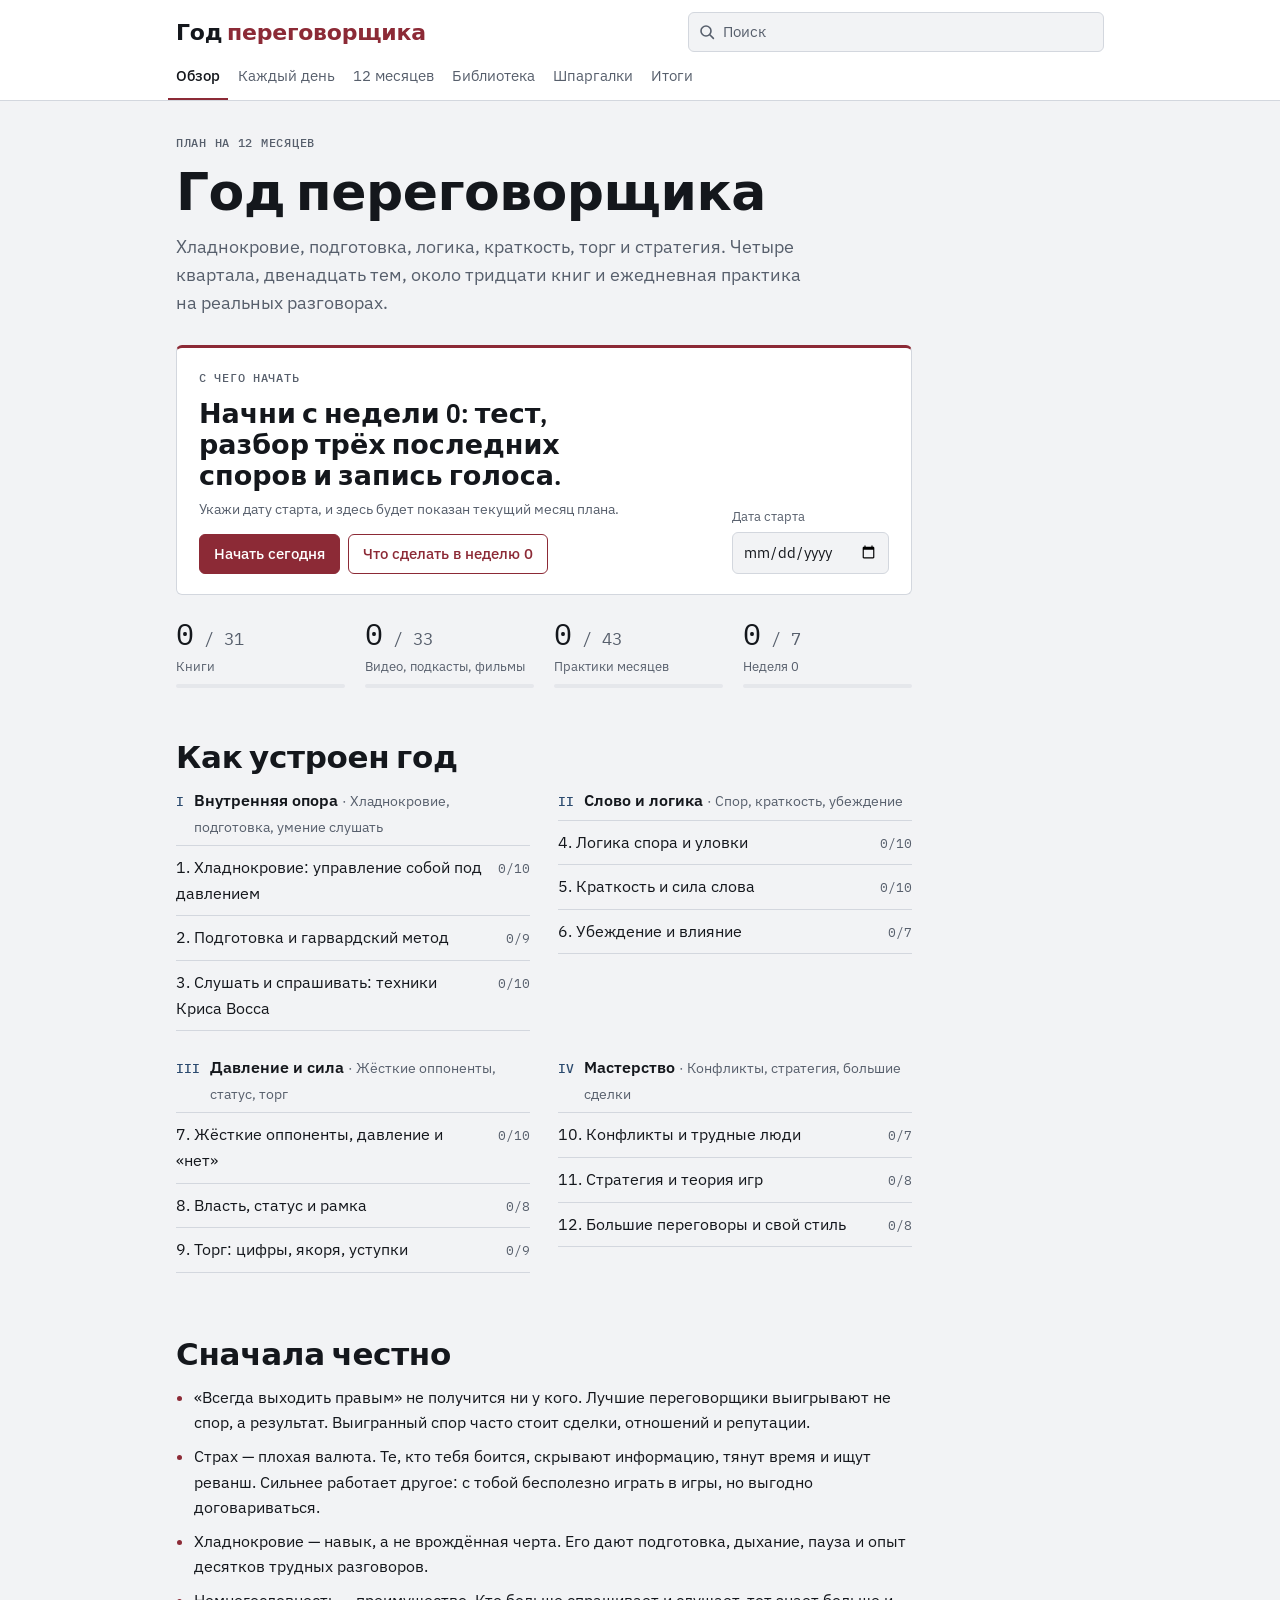
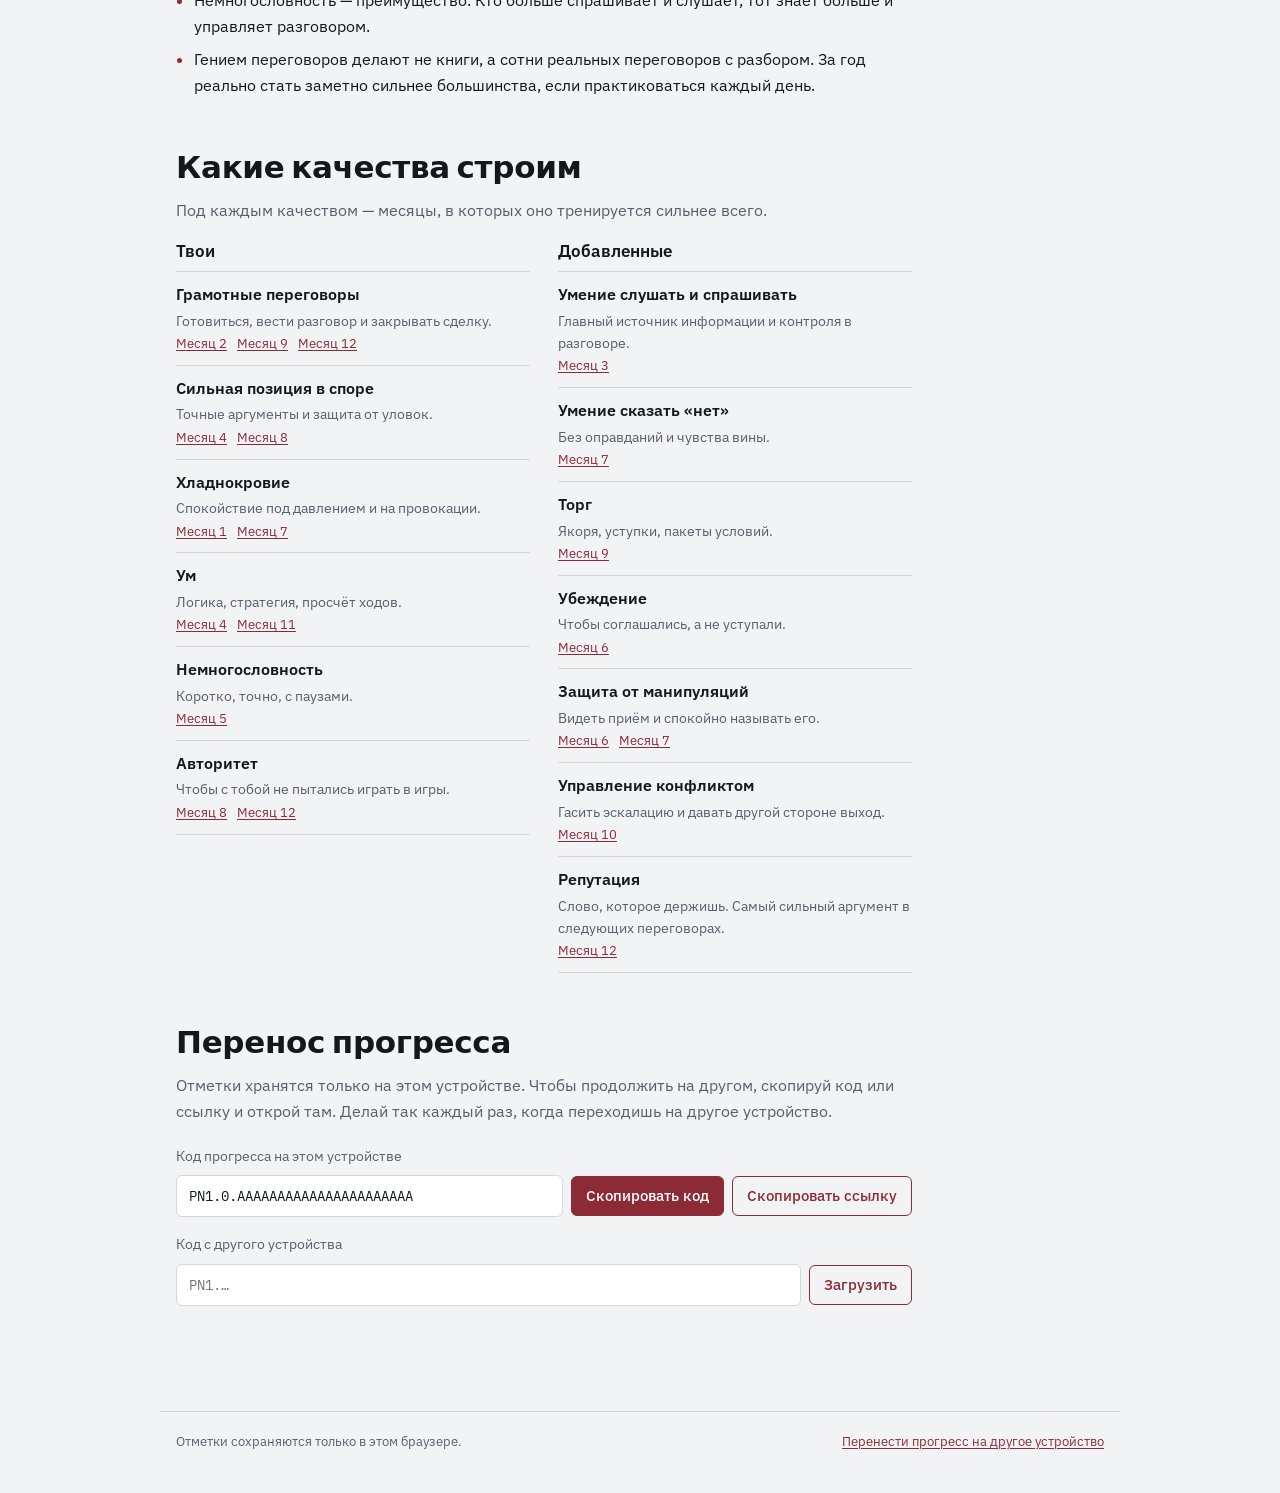
<file: negotiation/index.html>
<!doctype html>
<html lang="ru">
<head>
<meta charset="utf-8">
<meta name="viewport" content="width=device-width,initial-scale=1,viewport-fit=cover">
<meta name="description" content="План на год: переговоры и споры. Хладнокровие, подготовка, логика, краткость, торг и стратегия. 12 месяцев с чек-листами, библиотека, шпаргалки.">
<meta name="theme-color" content="#FFFFFF" media="(prefers-color-scheme: light)">
<meta name="theme-color" content="#171A1F" media="(prefers-color-scheme: dark)">
<link rel="icon" href="data:image/svg+xml,%3Csvg xmlns=%22http://www.w3.org/2000/svg%22 viewBox=%220 0 64 64%22%3E%3Crect width=%2264%22 height=%2264%22 rx=%2210%22 fill=%22%238C2A36%22/%3E%3Ctext x=%2232%22 y=%2245%22 font-family=%22Arial,sans-serif%22 font-weight=%22700%22 font-size=%2236%22 text-anchor=%22middle%22 fill=%22%23FFFFFF%22%3E%D0%9F%3C/text%3E%3C/svg%3E">
<style>:root{color-scheme:light;padding-top:env(safe-area-inset-top,0px);padding-bottom:env(safe-area-inset-bottom,0px)}body{margin:0}img{max-width:100%}[hidden]{display:none!important}</style>
<title>Год переговорщика</title>
<meta name="claude:viewport-fit-sides" content="cover">
<link rel="preconnect" href="https://fonts.googleapis.com">
<link rel="preconnect" href="https://fonts.gstatic.com" crossorigin>
<link rel="stylesheet" href="https://fonts.googleapis.com/css2?family=IBM+Plex+Mono:wght@400;500&family=IBM+Plex+Sans+Condensed:wght@500;600&family=IBM+Plex+Sans:wght@400;500;600&display=swap">
<style>
/* Layout: a briefing dossier. Sticky header (brand, search, tab rail) over one reading column per tab; the months tab opens with a 4x3 year strip of numbered rounds that doubles as navigation and progress. Palette: cool paper and graphite with a sealing-wax claret for actions and a steel ink for notes. */
:root{
  --bg:#F2F3F5;
  --surface:#FFFFFF;
  --sunk:#E5E7EB;
  --line:#D3D7DE;
  --fg:#14171C;
  --muted:#575F6C;
  --accent:#8C2A36;
  --accent-soft:#F4E4E6;
  --on-accent:#FFFFFF;
  --mark:#2B4A6E;
  --mark-soft:#E2E9F2;
  --font-display:"IBM Plex Sans Condensed","Arial Narrow","Roboto Condensed",system-ui,sans-serif;
  --font-body:"IBM Plex Sans","Segoe UI",system-ui,-apple-system,sans-serif;
  --font-mono:"IBM Plex Mono",ui-monospace,"SFMono-Regular",Menlo,Consolas,monospace;
  --r:6px;
}
@media (prefers-color-scheme: dark){
  :root:not([data-theme="light"]){
    --bg:#0F1114; --surface:#171A1F; --sunk:#21252C; --line:#2F343D;
    --fg:#E6E8EC; --muted:#9BA3AF; --accent:#E3818C; --accent-soft:#3A1F24; --on-accent:#14171C;
    --mark:#93B5DB; --mark-soft:#1C2735;
    color-scheme:dark;
  }
}
:root[data-theme="dark"]{
  --bg:#0F1114; --surface:#171A1F; --sunk:#21252C; --line:#2F343D;
  --fg:#E6E8EC; --muted:#9BA3AF; --accent:#E3818C; --accent-soft:#3A1F24; --on-accent:#14171C;
  --mark:#93B5DB; --mark-soft:#1C2735;
  color-scheme:dark;
}
*,*::before,*::after{box-sizing:border-box}
body{background:var(--bg);color:var(--fg);font-family:var(--font-body);font-size:16px;line-height:1.6;-webkit-text-size-adjust:100%}
body::before{content:"";position:fixed;inset:0 0 auto;height:env(safe-area-inset-top,0px);z-index:10;background:var(--surface)}
a{color:var(--accent);text-underline-offset:2px}
:focus-visible{outline:2px solid var(--accent);outline-offset:2px;border-radius:3px}
[id]{scroll-margin-top:calc(env(safe-area-inset-top,0px) + 120px)}

.wrap{max-width:60rem;margin-inline:auto;padding-left:max(16px,env(safe-area-inset-left,0px));padding-right:max(16px,env(safe-area-inset-right,0px))}

/* Header */
.top{position:sticky;top:env(safe-area-inset-top,0px);z-index:5;background:var(--surface);border-bottom:1px solid var(--line)}
.top-row{display:flex;align-items:center;gap:16px;padding-block:12px 4px}
.brand{font-family:var(--font-display);font-weight:600;font-size:22px;line-height:1;letter-spacing:-.01em;color:var(--fg);text-decoration:none;white-space:nowrap}
.brand span{color:var(--accent)}
.search{position:relative;flex:1;min-width:0;max-width:26rem;margin-left:auto}
.search svg{position:absolute;left:11px;top:50%;transform:translateY(-50%);width:16px;height:16px;color:var(--muted);pointer-events:none}
.search input{width:100%;font:inherit;font-size:15px;line-height:1.3;padding:9px 12px 9px 34px;border:1px solid var(--line);border-radius:var(--r);background:var(--bg);color:var(--fg);-webkit-appearance:none;appearance:none}
.search input::placeholder{color:var(--muted)}
.search input:focus{outline:2px solid var(--accent);outline-offset:0;border-color:transparent}
.tabs{position:relative;display:flex;gap:2px;overflow-x:auto;scrollbar-width:none;margin-inline:-8px}
.tabs::-webkit-scrollbar{display:none}
.tabs a{flex:none;padding:8px 8px 10px;font-size:15px;color:var(--muted);text-decoration:none;border-bottom:2px solid transparent}
.tabs a:hover{color:var(--fg)}
.tabs a[aria-current="page"]{color:var(--fg);border-bottom-color:var(--accent);font-weight:500}

/* Type */
main.wrap{padding-block:32px 72px}
.tab{max-width:46rem}
.tab-wide{max-width:none}
.tab-wide .narrow{max-width:46rem}
h1,h2{font-family:var(--font-display);font-weight:600;line-height:1.1;letter-spacing:-.01em;text-wrap:balance;margin:0}
h1{font-size:clamp(36px,7vw,52px)}
h2{font-size:clamp(25px,4.6vw,31px);margin-top:52px;margin-bottom:14px}
h3{font-size:17px;font-weight:600;line-height:1.35;margin:30px 0 8px;text-wrap:balance}
p{margin:0 0 12px}
.eyebrow{font-family:var(--font-mono);font-size:12px;letter-spacing:.06em;text-transform:uppercase;color:var(--muted);margin:0 0 10px;font-weight:500}
.lead{font-size:18px;line-height:1.55;color:var(--muted);max-width:40rem;margin-top:14px}
.muted{color:var(--muted)}
.small{font-size:14px}
ul.plain{margin:0;padding-left:1.1em}
ul.plain li{margin-bottom:8px}
ul.plain li::marker{color:var(--accent)}

/* Buttons */
.btn{display:inline-flex;align-items:center;gap:6px;font:inherit;font-size:15px;font-weight:500;line-height:1.3;padding:9px 14px;border-radius:var(--r);border:1px solid var(--accent);background:var(--accent);color:var(--on-accent);text-decoration:none;cursor:pointer}
.btn:hover{filter:brightness(1.08)}
.btn-ghost{background:transparent;color:var(--accent)}

/* Today card */
.today{display:flex;flex-wrap:wrap;gap:18px 28px;align-items:flex-end;justify-content:space-between;margin-top:28px;padding:20px 22px;border:1px solid var(--line);border-top:3px solid var(--accent);border-radius:var(--r);background:var(--surface)}
.today-main{flex:1 1 20rem;min-width:0}
.today-title{font-family:var(--font-display);font-weight:600;font-size:27px;line-height:1.15;margin:0 0 8px;text-wrap:balance}
.today-actions{display:flex;flex-wrap:wrap;gap:8px;margin-top:14px}
.today-date{display:flex;flex-direction:column;gap:4px;font-size:13px;color:var(--muted)}
.today-date input{font:inherit;font-size:15px;padding:7px 10px;border:1px solid var(--line);border-radius:var(--r);background:var(--bg);color:var(--fg)}

/* Stats */
.stats{display:grid;grid-template-columns:repeat(4,minmax(0,1fr));gap:20px;margin-top:24px}
@media (max-width:640px){.stats{grid-template-columns:repeat(2,minmax(0,1fr))}}
.stat{min-width:0}
.stat-n{font-family:var(--font-mono);font-size:30px;line-height:1;font-variant-numeric:tabular-nums}
.stat-of{font-size:17px;color:var(--muted)}
.stat-l{display:block;font-size:13px;line-height:1.35;color:var(--muted);margin-top:6px}
.bar{display:block;height:4px;border-radius:2px;background:var(--sunk);overflow:hidden;margin-top:8px}
.bar>span{display:block;height:100%;background:var(--accent);border-radius:2px}

/* Quarters on overview */
.quarters{display:grid;grid-template-columns:repeat(2,minmax(0,1fr));gap:12px 28px}
@media (max-width:600px){.quarters{grid-template-columns:minmax(0,1fr)}}
.quarter{min-width:0}
.quarter-h{display:flex;align-items:baseline;gap:10px;margin:0 0 6px}
.q-num{font-family:var(--font-mono);font-size:13px;font-weight:500;color:var(--mark);line-height:1}
.quarter-name{font-weight:600}
.quarter-sub{font-size:14px;color:var(--muted)}
.qmonths{list-style:none;margin:0 0 12px;padding:0;border-top:1px solid var(--line)}
.qmonths a{display:grid;grid-template-columns:minmax(0,1fr) auto;gap:12px;align-items:baseline;padding:9px 0;border-bottom:1px solid var(--line);color:var(--fg);text-decoration:none}
.qmonths a:hover .qm-t{text-decoration:underline}
.qm-c{font-family:var(--font-mono);font-size:13px;color:var(--muted);font-variant-numeric:tabular-nums;white-space:nowrap}

/* Qualities */
.qual{display:grid;grid-template-columns:repeat(2,minmax(0,1fr));gap:12px 28px}
@media (max-width:600px){.qual{grid-template-columns:minmax(0,1fr)}}
.qual h3{margin-top:4px}
.qual ul{list-style:none;padding:0;margin:0;border-top:1px solid var(--line)}
.qual li{padding:10px 0;border-bottom:1px solid var(--line);display:flex;flex-direction:column;gap:2px}
.qt{font-weight:600}
.qd{color:var(--muted);font-size:14px}
.qm{font-size:13px;display:flex;flex-wrap:wrap;gap:4px 10px}

/* Rows (checklists, resources) */
.list{border-top:1px solid var(--line)}
.row{display:grid;grid-template-columns:24px minmax(0,1fr) auto;gap:4px 14px;align-items:start;padding:12px 0;border-bottom:1px solid var(--line)}
.row input[type="checkbox"]{width:20px;height:20px;margin:2px 0 0;accent-color:var(--accent);cursor:pointer}
.row-body{display:flex;flex-direction:column;gap:2px;min-width:0;cursor:pointer}
.row-tool .row-body{cursor:default}
.row-title{font-weight:500}
.row-by,.row-note{font-size:14px;color:var(--muted)}
.row-side{display:flex;flex-wrap:wrap;gap:6px 10px;align-items:center;justify-content:flex-end;font-size:13px;padding-top:2px}
.row input:checked + .row-body .row-title{color:var(--muted);text-decoration:line-through;text-decoration-thickness:1px}
.row-tool .dot{width:8px;height:8px;border-radius:1px;background:var(--mark);margin:9px 0 0 6px}
@media (max-width:600px){
  .row{grid-template-columns:24px minmax(0,1fr)}
  .row-side{grid-column:2;justify-content:flex-start}
}
.chip{display:inline-block;padding:1px 8px;border-radius:3px;background:var(--sunk);color:var(--muted);font-size:12px;line-height:1.6;white-space:nowrap}
.ext{white-space:nowrap}
.mchip{font-size:12px;line-height:1.5;padding:1px 8px;border:1px solid var(--line);border-radius:3px;text-decoration:none;color:var(--fg);white-space:nowrap}
.mchip:hover{border-color:var(--accent);color:var(--accent)}

/* Year strip */
.strip{display:grid;grid-template-columns:repeat(2,minmax(0,1fr));gap:16px 24px;margin:24px 0 8px}
@media (max-width:560px){.strip{grid-template-columns:minmax(0,1fr)}}
.q{min-width:0}
.q-label{font-size:13px;color:var(--muted);margin:0 0 6px;display:flex;align-items:baseline;gap:8px}
.q-cells{display:grid;grid-template-columns:repeat(3,minmax(0,1fr));gap:6px}
.cell{position:relative;display:flex;flex-direction:column;gap:2px;padding:8px 10px 10px;border:1px solid var(--line);border-radius:var(--r);background:var(--surface);color:var(--fg);text-decoration:none;min-width:0}
.cell:hover{border-color:var(--muted)}
.cell.is-sel{border-color:var(--accent);box-shadow:inset 0 0 0 1px var(--accent)}
.cell-n{font-family:var(--font-mono);font-size:20px;font-weight:500;line-height:1.1;font-variant-numeric:tabular-nums}
.cell-t{font-size:12px;color:var(--muted);line-height:1.3;overflow-wrap:anywhere}
.cell .bar{margin-top:6px}
.cell .now{position:absolute;top:8px;right:9px;font-size:11px;line-height:1.2;color:var(--mark);font-weight:600}

/* Month detail */
#month-detail{margin-top:40px}
.month-title{margin-top:8px}
.understand{margin-top:34px;padding:20px 22px;border-radius:var(--r);background:var(--mark-soft)}
.understand .eyebrow{color:var(--mark)}
.understand .u{font-family:var(--font-display);font-weight:500;font-size:24px;line-height:1.3;margin:0;text-wrap:pretty}
.month-nav{display:flex;flex-wrap:wrap;justify-content:space-between;gap:12px;margin-top:32px;padding-top:16px;border-top:1px solid var(--line)}

/* Table */
.table-scroll{overflow-x:auto}
table{width:100%;border-collapse:collapse;font-size:15px}
th{text-align:left;font-family:var(--font-mono);font-size:12px;letter-spacing:.05em;text-transform:uppercase;color:var(--muted);font-weight:500;padding:8px 14px 8px 0;border-bottom:1px solid var(--line)}
td{padding:11px 14px 11px 0;border-bottom:1px solid var(--line);vertical-align:top}
td.when{color:var(--muted);white-space:nowrap}
td.t{white-space:nowrap;font-family:var(--font-mono);font-size:14px;font-variant-numeric:tabular-nums}

/* Definition lists */
.defs{margin:0;border-top:1px solid var(--line)}
.def{display:grid;grid-template-columns:minmax(0,12rem) minmax(0,1fr);gap:4px 22px;padding:12px 0;border-bottom:1px solid var(--line)}
.def dt{font-weight:600}
.def dd{margin:0}
.def .ans{display:block;margin-top:4px}
.def .ans b{color:var(--accent);font-weight:600}
@media (max-width:600px){.def{grid-template-columns:minmax(0,1fr)}}

/* Numbered lists: laws, preparation sheet, calm protocol */
.laws{list-style:none;padding:0;margin:0;border-top:1px solid var(--line)}
.laws li{display:grid;grid-template-columns:2.4rem minmax(0,1fr);gap:12px;padding:10px 0;border-bottom:1px solid var(--line)}
.laws .n{font-family:var(--font-mono);font-size:15px;font-weight:500;line-height:1.6;color:var(--mark);font-variant-numeric:tabular-nums}

/* Phrases */
.phrases{list-style:none;padding:0;margin:0;border-top:1px solid var(--line)}
.phrases li{padding:9px 0 9px 16px;border-bottom:1px solid var(--line);position:relative}
.phrases li::before{content:"";position:absolute;left:0;top:17px;width:6px;height:6px;border-radius:1px;background:var(--accent)}

/* Tools */
.tools{display:grid;gap:0;border-top:1px solid var(--line)}
.tool{padding:14px 0 16px;border-bottom:1px solid var(--line)}
.tool h3{margin:0 0 6px}
.tool .key{display:inline-block;margin-left:8px;font-family:var(--font-mono);font-size:11px;font-weight:500;letter-spacing:.05em;text-transform:uppercase;color:var(--accent);vertical-align:2px}

/* Sub navigation, filters */
.subnav{display:flex;flex-wrap:wrap;gap:8px;margin-top:18px}
.subnav a{font-size:14px;padding:6px 12px;border:1px solid var(--line);border-radius:3px;text-decoration:none;color:var(--fg);background:var(--surface)}
.subnav a:hover{border-color:var(--accent);color:var(--accent)}
.lib-tools{display:flex;flex-wrap:wrap;gap:12px 20px;align-items:center;justify-content:space-between;margin:24px 0 6px}
.fchips{display:flex;flex-wrap:wrap;gap:8px}
.fchip{font:inherit;font-size:14px;line-height:1.3;padding:6px 12px;border:1px solid var(--line);border-radius:3px;background:var(--surface);color:var(--fg);cursor:pointer}
.fchip:hover{border-color:var(--muted)}
.fchip[aria-pressed="true"]{background:var(--fg);color:var(--bg);border-color:var(--fg)}
.fchip .c{font-family:var(--font-mono);font-size:12px;opacity:.75;margin-left:6px}
.toggle{display:inline-flex;align-items:center;gap:8px;font-size:14px;cursor:pointer}
.toggle input{width:18px;height:18px;margin:0;accent-color:var(--accent)}
.group-h{font-family:var(--font-mono);font-size:12px;letter-spacing:.05em;text-transform:uppercase;color:var(--muted);font-weight:500;margin:30px 0 4px}
.group-h a{color:inherit;text-decoration:none}
.group-h a:hover{color:var(--accent)}
.empty{padding:24px 0;color:var(--muted)}

/* Search */
.hits{display:flex;flex-direction:column;border-top:1px solid var(--line);margin-top:16px}
.hit{display:grid;grid-template-columns:7rem minmax(0,1fr);gap:4px 14px;align-items:start;text-align:left;font:inherit;color:var(--fg);background:none;border:0;border-bottom:1px solid var(--line);padding:12px 6px;cursor:pointer;width:100%}
.hit:hover{background:var(--surface)}
.hit .chip{justify-self:start;margin-top:2px}
.hit-main{display:flex;flex-direction:column;gap:2px;min-width:0}
.hit-t{font-weight:500}
.hit-c{font-size:13px;color:var(--muted)}
@media (max-width:480px){.hit{grid-template-columns:minmax(0,1fr)}}

/* Progress transfer */
.xfer{display:grid;gap:8px;margin-top:12px}
.xfer label{font-size:14px;color:var(--muted);margin-top:8px}
.xfer-row{display:flex;flex-wrap:wrap;gap:8px;align-items:center}
.xfer-row input{flex:1 1 16rem;min-width:0;font:inherit;font-size:15px;padding:9px 12px;border:1px solid var(--line);border-radius:var(--r);background:var(--surface);color:var(--fg)}
#xfer-code,#xfer-input{font-family:var(--font-mono);font-size:14px}
.xfer-confirm{padding:14px 16px;border-radius:var(--r);background:var(--accent-soft);margin-top:8px}
.xfer-confirm p{margin-bottom:10px}
.xfer-msg{font-size:14px;color:var(--muted);min-height:1.5em;margin:4px 0 0;overflow-wrap:anywhere}

/* Footer */
footer.wrap{padding-block:20px 40px;font-size:13px;color:var(--muted);display:flex;flex-wrap:wrap;gap:6px 24px;justify-content:space-between;border-top:1px solid var(--line)}

@keyframes flash{0%,45%{background:var(--mark-soft)}100%{background:transparent}}
.flash{animation:flash 2.2s ease-out}
@media (prefers-reduced-motion: reduce){
  .flash{animation:none;background:var(--mark-soft)}
}
</style>
</head>
<body>
<header class="top">
  <div class="wrap">
    <div class="top-row">
      <a class="brand" href="#overview">Год <span>переговорщика</span></a>
      <div class="search">
        <svg viewBox="0 0 16 16" aria-hidden="true"><circle cx="7" cy="7" r="5" fill="none" stroke="currentColor" stroke-width="1.6"></circle><path d="M10.8 10.8l3.6 3.6" fill="none" stroke="currentColor" stroke-width="1.6" stroke-linecap="round"></path></svg>
        <input id="q" type="search" placeholder="Поиск" aria-label="Поиск по плану" autocomplete="off" enterkeyhint="search">
      </div>
    </div>
    <nav class="tabs" aria-label="Разделы">
      <a href="#overview" data-tab="overview">Обзор</a>
      <a href="#daily" data-tab="daily">Каждый день</a>
      <a href="#months" data-tab="months">12 месяцев</a>
      <a href="#library" data-tab="library">Библиотека</a>
      <a href="#notes" data-tab="notes">Шпаргалки</a>
      <a href="#results" data-tab="results">Итоги</a>
    </nav>
  </div>
</header>

<main class="wrap" id="main">
  <section class="tab" id="tab-overview" aria-label="Обзор"></section>
  <section class="tab" id="tab-daily" aria-label="Каждый день" hidden></section>
  <section class="tab tab-wide" id="tab-months" aria-label="12 месяцев" hidden></section>
  <section class="tab tab-wide" id="tab-library" aria-label="Библиотека" hidden></section>
  <section class="tab" id="tab-notes" aria-label="Шпаргалки" hidden></section>
  <section class="tab" id="tab-results" aria-label="Итоги" hidden></section>
  <section class="tab tab-wide" id="tab-search" aria-label="Результаты поиска" aria-live="polite" hidden></section>
</main>

<footer class="wrap">
  <span id="sync">Подключаю сохранение отметок…</span>
  <a href="#transfer">Перенести прогресс на другое устройство</a>
</footer>

<script>
(function(){
"use strict";

/* ---------- storage helpers ---------- */
var LS = "god-peregovorshchika-v1";
var CODE_PREFIX = "PN1";
function lsGet(k){ try{ return localStorage.getItem(LS + ":" + k); }catch(e){ return null; } }
function lsSet(k, v){ try{ localStorage.setItem(LS + ":" + k, v); }catch(e){} }

var state = { done:{}, start:null };
try{
  var raw = lsGet("state");
  if(raw){
    var s = JSON.parse(raw);
    if(s && typeof s === "object"){
      state.done = (s.done && typeof s.done === "object") ? s.done : {};
      state.start = typeof s.start === "string" ? s.start : null;
    }
  }
}catch(e){}

/* ---------- content ---------- */
var QUARTERS = [
  { q:1, roman:"I",   name:"Внутренняя опора", sub:"Хладнокровие, подготовка, умение слушать", months:[1,2,3] },
  { q:2, roman:"II",  name:"Слово и логика",   sub:"Спор, краткость, убеждение",              months:[4,5,6] },
  { q:3, roman:"III", name:"Давление и сила",  sub:"Жёсткие оппоненты, статус, торг",         months:[7,8,9] },
  { q:4, roman:"IV",  name:"Мастерство",       sub:"Конфликты, стратегия, большие сделки",    months:[10,11,12] }
];

var MONTHS = [
  { n:1, q:1, short:"Хладнокровие", title:"Хладнокровие: управление собой под давлением",
    practice:[
      { id:"p1-1", text:"Дыхание по квадрату 5 минут утром и перед каждым трудным разговором: вдох 4 счёта, задержка 4, выдох 4, задержка 4." },
      { id:"p1-2", text:"В любом споре держи паузу в три секунды перед ответом." },
      { id:"p1-3", text:"«Уйди на балкон»: в споре мысленно называй, что происходит: «он давит», «я злюсь»." },
      { id:"p1-4", text:"Записывай себя на диктофон в спорном разговоре и учись говорить медленнее и ниже." }
    ],
    understand:"Кто злится, тот проигрывает. Не потому что эмоции плохи, а потому что они выдают твои слабые места и мешают думать." },
  { n:2, q:1, short:"Подготовка", title:"Подготовка и гарвардский метод",
    practice:[
      { id:"p2-1", text:"Перед любыми переговорами этого месяца, даже мелкими, заполняй лист подготовки." },
      { id:"p2-2", text:"Для трёх реальных ситуаций определи свою НАОС и НАОС другой стороны." },
      { id:"p2-3", text:"В каждом споре спрашивай себя: какая позиция у человека и какой интерес за ней стоит?" }
    ],
    understand:"Сила в переговорах — это твоя альтернатива. Кто может спокойно уйти, тот и диктует условия." },
  { n:3, q:1, short:"Слушать", title:"Слушать и спрашивать: техники Криса Восса",
    practice:[
      { id:"p3-1", text:"В каждом разговоре используй зеркалирование и называние чувств." },
      { id:"p3-2", text:"Заменяй «почему» на калиброванные вопросы «как» и «что»." },
      { id:"p3-3", text:"Правило: говори меньше, чем собеседник." },
      { id:"p3-4", text:"Перед трудным разговором делай аудит обвинений: перечисли всё плохое, что о тебе могут подумать, и скажи это первым." }
    ],
    understand:"Человек, который чувствует себя понятым, перестаёт защищаться. Тогда с ним можно договориться." },
  { n:4, q:2, short:"Логика", title:"Логика спора и уловки",
    practice:[
      { id:"p4-1", text:"Выучи уловки из шпаргалки и ответы на них." },
      { id:"p4-2", text:"Каждую неделю смотри одни дебаты и записывай уловки, которые заметил." },
      { id:"p4-3", text:"Когда в споре подменяют твой тезис, спокойно возвращай его одной фразой." },
      { id:"p4-4", text:"Разбери на Kialo три спорные темы: лучшие аргументы за и против." }
    ],
    understand:"Спор выигрывает не тот, кто громче, а тот, кто точнее определил предмет спора и не дал его подменить." },
  { n:5, q:2, short:"Краткость", title:"Краткость и сила слова",
    practice:[
      { id:"p5-1", text:"Начинай с главного: сначала вывод, потом доводы." },
      { id:"p5-2", text:"Убирай смягчители: «как бы», «наверное», «просто», «немного», «если честно»." },
      { id:"p5-3", text:"После своего предложения молчи и жди ответа." },
      { id:"p5-4", text:"Записывай ответы на трудные вопросы и сокращай каждый до 30 секунд." }
    ],
    understand:"Чем меньше слов, тем больше вес каждого. Слабые аргументы разбавляют сильные: один сильный довод лучше пяти средних." },
  { n:6, q:2, short:"Убеждение", title:"Убеждение и влияние",
    practice:[
      { id:"p6-1", text:"Каждый день находи в рекламе, продажах или разговорах один принцип Чалдини." },
      { id:"p6-2", text:"Перед важной просьбой подготовь контекст: о чём говорить до неё, в каком настроении её задать." },
      { id:"p6-3", text:"Формулируй предложения через выгоду собеседника, а не через свою." }
    ],
    understand:"Люди соглашаются не с аргументами, а с человеком, которому доверяют, и с решением, которое считают своим." },
  { n:7, q:3, short:"Давление", title:"Жёсткие оппоненты, давление и «нет»",
    practice:[
      { id:"p7-1", text:"На любой приём давления отвечай паузой и вопросом." },
      { id:"p7-2", text:"«Сломанная пластинка»: спокойно повторяй свою позицию одной и той же фразой." },
      { id:"p7-3", text:"Хотя бы раз в день говори «нет» без оправданий." },
      { id:"p7-4", text:"Отработай с партнёром сцену с «плохим полицейским»: он давит, ты держишься." }
    ],
    understand:"Давление работает, только пока его не назвали. Спокойно назови приём, и он теряет силу." },
  { n:8, q:3, short:"Статус", title:"Власть, статус и рамка",
    practice:[
      { id:"p8-1", text:"Упражнения на статус из «Импро»: неподвижная голова, паузы, никаких «э-э»." },
      { id:"p8-2", text:"Не оправдывайся: заменяй объяснение одним фактом." },
      { id:"p8-3", text:"Усиль свою альтернативу в реальной жизни: второй вариант работы, другой поставщик, запасной план." }
    ],
    understand:"Статус — это не громкость и не грубость. Это спокойствие, паузы и готовность уйти." },
  { n:9, q:3, short:"Торг", title:"Торг: цифры, якоря, уступки",
    practice:[
      { id:"p9-1", text:"Каждую неделю торгуйся по-настоящему: рынок, продавец на сайте объявлений, услуги." },
      { id:"p9-2", text:"Проведи один торг по методу Аккермана." },
      { id:"p9-3", text:"Каждую уступку делай по формуле «если вы…, то я…»." },
      { id:"p9-4", text:"Предлагай два-три равноценных для тебя варианта вместо одного." }
    ],
    understand:"Первое число задаёт рамку всему торгу, а каждая уступка без встречной учит другую сторону просить ещё." },
  { n:10, q:4, short:"Конфликты", title:"Конфликты и трудные люди",
    practice:[
      { id:"p10-1", text:"«Золотой мост»: в каждом конфликте дай другой стороне способ согласиться, не потеряв лицо." },
      { id:"p10-2", text:"Раз в неделю проводи трудный разговор по схеме Розенберга: наблюдение, чувство, потребность, просьба." },
      { id:"p10-3", text:"Когда человек в ярости, сначала успокой его и только потом обсуждай суть." }
    ],
    understand:"Можно победить человека, а можно договориться с ним. Первое создаёт врага, второе — результат." },
  { n:11, q:4, short:"Стратегия", title:"Стратегия и теория игр",
    practice:[
      { id:"p11-1", text:"15 минут в день решай шахматные задачи на lichess." },
      { id:"p11-2", text:"Для каждых важных переговоров рисуй дерево ходов: что они сделают, если я…" },
      { id:"p11-3", text:"Сформулируй своё правило для долгих отношений: честность, ответ на нечестность и прощение." }
    ],
    understand:"Сильный стратег думает не о своём следующем ходе, а о том, как на него ответят." },
  { n:12, q:4, short:"Мастерство", title:"Большие переговоры и свой стиль",
    practice:[
      { id:"p12-1", text:"Проведи одни большие переговоры с полной подготовкой: зарплата, аренда или крупная покупка." },
      { id:"p12-2", text:"Перечитай дневник за год и выпиши три главные ошибки и как ты их исправил." },
      { id:"p12-3", text:"Объясни основы переговоров другу. Если не можешь объяснить просто, значит, сам не понял." },
      { id:"p12-4", text:"Напиши свой кодекс переговорщика." }
    ],
    understand:"Мастера переговоров уважают, а не боятся: с ним бесполезно играть в игры, но выгодно договариваться." }
];

/* type: book | video | audio | film | tool. m: months (0 = неделя 0). year: идёт весь год */
var RES = [
  // Книги
  { id:"b-goulston", type:"book", title:"«Я слышу вас насквозь»", by:"Марк Гоулстон", m:[1], note:"В оригинале Just Listen. Как успокоить себя и собеседника и пробиться к нему." },
  { id:"b-crucial", type:"book", title:"«Ключевые разговоры»", by:"Керри Паттерсон, Джозеф Гренни и др.", m:[1], note:"В оригинале Crucial Conversations. Как говорить, когда ставки высоки, а эмоции зашкаливают." },
  { id:"b-epictetus", type:"book", title:"«Энхиридион»", by:"Эпиктет", m:[1], note:"Что в твоей власти, а что нет. Читается за вечер." },
  { id:"b-yes", type:"book", title:"«Переговоры без поражения. Гарвардский метод»", by:"Роджер Фишер, Уильям Юри, Брюс Паттон", m:[2], note:"В оригинале Getting to Yes. Основа всего курса." },
  { id:"b-genius", type:"book", title:"«Гениальный переговорщик»", by:"Дипак Малхотра, Макс Базерман", m:[2], note:"В оригинале Negotiation Genius. Подготовка, торг и защита от уловок на примерах Гарвардской школы бизнеса." },
  { id:"b-diamond", type:"book", title:"«Переговоры, которые работают»", by:"Стюарт Даймонд", m:[2], note:"В оригинале Getting More. Переговоры в быту: магазины, сервисы, семья." },
  { id:"b-voss", type:"book", title:"«Никаких компромиссов»", by:"Крис Восс", m:[3], note:"В оригинале Never Split the Difference. Бывший главный переговорщик ФБР о технике переговоров." },
  { id:"b-spin", type:"book", title:"«СПИН-продажи»", by:"Нил Рекхэм", m:[3], note:"Как задавать вопросы так, чтобы собеседник сам пришёл к нужному выводу." },
  { id:"b-povarnin", type:"book", title:"«Искусство спора»", by:"Сергей Поварнин", m:[4], note:"Русская классика 1918 года: теория спора и разбор нечестных приёмов." },
  { id:"b-schopenhauer", type:"book", title:"«Искусство побеждать в спорах»", by:"Артур Шопенгауэр", m:[4], note:"38 уловок. Читай как каталог того, что будут применять против тебя." },
  { id:"b-ivin", type:"book", title:"«Искусство правильно мыслить»", by:"Александр Ивин", m:[4], note:"Логика простым языком." },
  { id:"b-minto", type:"book", title:"«Принцип пирамиды Минто»", by:"Барбара Минто", m:[5], note:"Сначала вывод, потом доводы. Стандарт консультантов McKinsey." },
  { id:"b-ilyahov", type:"book", title:"«Пиши, сокращай»", by:"Максим Ильяхов, Людмила Сарычева", m:[5], note:"Про текст, но работает и для речи: убирай всё лишнее." },
  { id:"b-rhetoric", type:"book", title:"«Риторика»", by:"Аристотель", m:[5], note:"Этос, пафос, логос: на чём держится любое убеждение." },
  { id:"b-cialdini", type:"book", title:"«Психология влияния»", by:"Роберт Чалдини", m:[6], note:"Шесть принципов, на которых держится любое влияние." },
  { id:"b-presuasion", type:"book", title:"«Пре-суазия»", by:"Роберт Чалдини", m:[6], note:"Как подготовить собеседника до того, как начнёшь убеждать." },
  { id:"b-pastno", type:"book", title:"«Преодолевая „нет“»", by:"Уильям Юри", m:[7], note:"В оригинале Getting Past No. Переговоры с трудными и жёсткими людьми." },
  { id:"b-camp", type:"book", title:"«Сначала скажите „нет“»", by:"Джим Кэмп", m:[7], note:"В оригинале Start with No. Не нуждайся в сделке и не бойся отказа." },
  { id:"b-ryzov", type:"book", title:"«Кремлёвская школа переговоров»", by:"Игорь Рызов", m:[7], note:"Жёсткие переговоры на российских примерах." },
  { id:"b-48laws", type:"book", title:"«48 законов власти»", by:"Роберт Грин", m:[8], note:"Читай как описание того, как действуют игроки, чтобы их распознавать." },
  { id:"b-impro", type:"book", title:"«Импро»", by:"Кит Джонстон", m:[8], note:"Глава о статусе: как он проявляется в позе, паузах и взгляде." },
  { id:"b-pfeffer", type:"book", title:"«Власть»", by:"Джеффри Пфеффер", m:[8], note:"В оригинале Power: Why Some People Have It — and Others Don't. Профессор Стэнфорда о том, как устроено влияние." },
  { id:"b-kennedy", type:"book", title:"«Договориться можно обо всём!»", by:"Гэвин Кеннеди", m:[9], note:"В оригинале Everything Is Negotiable. Торг, уступки и типичные ошибки." },
  { id:"b-thompson", type:"book", title:"«Разум переговорщика»", by:"Ли Томпсон", m:[9], note:"В оригинале The Mind and Heart of the Negotiator. Учебник на данных исследований." },
  { id:"b-crazy", type:"book", title:"«Как разговаривать с м*даком»", by:"Марк Гоулстон", m:[10], note:"В оригинале Talking to Crazy. Что делать, если собеседник неадекватен." },
  { id:"b-nvc", type:"book", title:"«Язык жизни. Ненасильственное общение»", by:"Маршалл Розенберг", m:[10], note:"Как говорить жёстко по сути и не нападать на человека." },
  { id:"b-dixit", type:"book", title:"«Теория игр. Искусство стратегического мышления в бизнесе и жизни»", by:"Авинаш Диксит, Барри Нейлбафф", m:[11], note:"В оригинале The Art of Strategy." },
  { id:"b-schelling", type:"book", title:"«Стратегия конфликта»", by:"Томас Шеллинг", m:[11], note:"Нобелевский лауреат об угрозах, обязательствах и торге." },
  { id:"b-suntzu", type:"book", title:"«Искусство войны»", by:"Сунь-цзы", m:[11] },
  { id:"b-grant", type:"book", title:"«Брать или отдавать?»", by:"Адам Грант", m:[12], note:"В оригинале Give and Take. Почему в долгую выигрывают не самые жёсткие." },
  { id:"b-wheeler", type:"book", title:"«Искусство переговоров»", by:"Майкл Уилер", m:[12], note:"В оригинале The Art of Negotiation. Как импровизировать, когда всё идёт не по плану." },

  // Видео и лекции
  { id:"v-ury", type:"video", title:"Уильям Юри: «The walk from „no“ to „yes“»", by:"TED, есть русские субтитры", m:[1], note:"Про «уход на балкон» и третью сторону.", q:"William Ury The walk from no to yes TED" },
  { id:"v-sigh", type:"video", title:"Эндрю Хуберман: физиологический вздох", by:"Как быстро успокоиться", m:[1], q:"Huberman physiological sigh" },
  { id:"v-pon", type:"video", title:"Harvard Program on Negotiation", by:"Канал Гарвардской программы по переговорам", m:[2], q:"Harvard Program on Negotiation" },
  { id:"v-ury-yes", type:"video", title:"Уильям Юри: лекции о гарвардском методе", by:"YouTube", m:[2], q:"William Ury Getting to Yes lecture" },
  { id:"v-voss", type:"video", title:"Крис Восс: интервью и разборы", by:"Big Think и другие", m:[3], q:"Chris Voss negotiation Big Think" },
  { id:"v-voss-mirror", type:"video", title:"Крис Восс: зеркалирование и ярлыки", by:"YouTube", m:[3], q:"Chris Voss mirroring labeling" },
  { id:"v-iq2", type:"video", title:"Intelligence Squared: дебаты", by:"YouTube, на английском", m:[4], year:true, note:"Одни дебаты в неделю с разбором.", q:"Intelligence Squared debate" },
  { id:"v-fallacies", type:"video", title:"Wireless Philosophy: логические ошибки", by:"YouTube, на английском", m:[4], q:"Wireless Philosophy fallacies critical thinking" },
  { id:"v-treasure", type:"video", title:"Джулиан Трежер: «How to speak so that people want to listen»", by:"TED, есть русские субтитры", m:[5], q:"Julian Treasure How to speak so that people want to listen TED" },
  { id:"v-lancaster", type:"video", title:"Саймон Ланкастер: «Speak like a leader»", by:"TEDx", m:[5], q:"Simon Lancaster Speak like a leader TEDx" },
  { id:"v-cialdini", type:"video", title:"Роберт Чалдини: «Science of Persuasion»", by:"Короткий анимированный ролик", m:[6], q:"Cialdini Science of Persuasion" },
  { id:"v-jiang", type:"video", title:"Цзя Цзян: «What I learned from 100 days of rejection»", by:"TED, есть русские субтитры", m:[7], note:"Как перестать бояться отказа.", q:"Jia Jiang What I learned from 100 days of rejection TED" },
  { id:"v-ryzov", type:"video", title:"Игорь Рызов: интервью и лекции", by:"YouTube, на русском", m:[7], q:"Игорь Рызов переговоры" },
  { id:"v-galinsky", type:"video", title:"Адам Галински: «How to speak up for yourself»", by:"TED, есть русские субтитры", m:[8], q:"Adam Galinsky How to speak up for yourself TED" },
  { id:"v-neale", type:"video", title:"Маргарет Нил: «Negotiation: Getting What You Want»", by:"Stanford GSB", m:[9], q:"Margaret Neale Negotiation Getting What You Want Stanford" },
  { id:"v-ackerman", type:"video", title:"Крис Восс: метод Аккермана", by:"YouTube", m:[9], q:"Chris Voss Ackerman model bargaining" },
  { id:"v-rosenberg", type:"video", title:"Маршалл Розенберг: семинар по ненасильственному общению", by:"YouTube, есть версии с переводом", m:[10], q:"Маршалл Розенберг ненасильственное общение семинар" },
  { id:"v-veritasium", type:"video", title:"Veritasium: «What Game Theory Reveals About Life, The Universe, and Everything»", by:"YouTube", m:[11], note:"Дилемма заключённого и почему выигрывает «око за око с прощением».", q:"Veritasium What Game Theory Reveals About Life" },
  { id:"v-malhotra", type:"video", title:"Дипак Малхотра: «Negotiating the Impossible»", by:"Лекция", m:[12], q:"Deepak Malhotra Negotiating the Impossible talk" },

  // Подкасты
  { id:"a-negotiate", type:"audio", title:"Negotiate Anything", by:"Кваме Кристиан, на английском", m:[3], year:true, q:"Negotiate Anything podcast Kwame Christian" },
  { id:"a-iq2", type:"audio", title:"Intelligence Squared", by:"Дебаты в аудио, на английском", m:[], year:true, q:"Intelligence Squared podcast debates" },

  // Фильмы и сериалы
  { id:"f-bridge", type:"film", title:"«Шпионский мост»", by:"Стивен Спилберг, 2015", m:[1], note:"Спокойный адвокат против двух систем. Образец хладнокровия.", q:"Шпионский мост 2015 фильм" },
  { id:"f-founder", type:"film", title:"«Основатель»", by:"Джон Ли Хэнкок, 2016", m:[2], note:"Как плохо подготовленная сделка стоила братьям Макдональд империи.", q:"Основатель 2016 фильм" },
  { id:"f-negotiator", type:"film", title:"«Переговорщик»", by:"Ф. Гэри Грей, 1998", m:[3], note:"Переговоры с захватчиком заложников, где оба — профессионалы.", q:"Переговорщик 1998 фильм" },
  { id:"f-12angry", type:"film", title:"«12 разгневанных мужчин»", by:"Сидни Люмет, 1957", m:[4], note:"Один спокойный человек логикой переубеждает одиннадцать.", q:"12 разгневанных мужчин 1957 фильм" },
  { id:"f-kingspeech", type:"film", title:"«Король говорит!»", by:"Том Хупер, 2010", m:[5], note:"Голос, паузы и уверенность в речи.", q:"Король говорит 2010 фильм" },
  { id:"f-glengarry", type:"film", title:"«Гленгарри Глен Росс»", by:"Джеймс Фоули, 1992", m:[6], note:"В российском прокате «Американцы». Давление в продажах: учись видеть приёмы.", q:"Гленгарри Глен Росс Американцы 1992 фильм" },
  { id:"f-billions", type:"film", title:"«Миллиарды»", by:"Сериал, 2016–2023", m:[7], note:"Давление, блеф и рычаги.", q:"Миллиарды сериал Billions" },
  { id:"f-succession", type:"film", title:"«Наследники»", by:"Сериал, 2018–2023", m:[8], note:"Власть, статус и игры в семье и бизнесе.", q:"Наследники сериал Succession" },
  { id:"f-moneyball", type:"film", title:"«Человек, который изменил всё»", by:"Беннетт Миллер, 2011", m:[9], note:"Обмены игроков по телефону: торг в чистом виде.", q:"Человек который изменил всё 2011 фильм" },
  { id:"f-marriage", type:"film", title:"«Брачная история»", by:"Ноа Баумбах, 2019", m:[10], note:"Как юристы превращают конфликт в войну.", q:"Брачная история 2019 фильм" },
  { id:"f-13days", type:"film", title:"«Тринадцать дней»", by:"Роджер Дональдсон, 2000", m:[11], note:"Карибский кризис: стратегия на грани войны.", q:"Тринадцать дней 2000 фильм" },
  { id:"f-suits", type:"film", title:"«Форс-мажоры»", by:"Сериал, 2011–2019", m:[12], note:"Для удовольствия: блеф и рычаги, сильно приукрашено.", q:"Форс-мажоры сериал Suits" },

  // Сервисы и тесты
  { id:"t-tki", type:"tool", title:"Тест Томаса — Килманна", by:"Твой стиль поведения в конфликте", m:[0,12], q:"тест Томаса Килманна онлайн" },
  { id:"t-anki", type:"tool", title:"Anki", by:"Карточки для фраз и уловок, бесплатно", m:[0], url:"https://apps.ankiweb.net" },
  { id:"t-cmich", type:"tool", title:"Coursera: «Successful Negotiation: Essential Strategies and Skills»", by:"Мичиганский университет, можно бесплатно", m:[2], q:"Coursera Successful Negotiation Essential Strategies and Skills Michigan" },
  { id:"t-kialo", type:"tool", title:"Kialo", by:"Карты аргументов по спорным темам", m:[4], url:"https://www.kialo.com" },
  { id:"t-toastmasters", type:"tool", title:"Клуб ораторов Toastmasters", by:"Тренировка речи в живой группе", m:[5], q:"Toastmasters клуб ораторов" },
  { id:"t-cyale", type:"tool", title:"Coursera: «Introduction to Negotiation»", by:"Йельский университет, можно бесплатно", m:[9], q:"Coursera Introduction to Negotiation Yale Nalebuff" },
  { id:"t-lichess", type:"tool", title:"lichess.org: шахматные задачи", by:"Бесплатно", m:[11], url:"https://lichess.org/training" },
  { id:"t-cgame", type:"tool", title:"Coursera: «Game Theory»", by:"Стэнфорд и Университет Британской Колумбии", m:[11], q:"Coursera Game Theory Stanford" }
];

var TYPE = { book:"Книга", video:"Видео", audio:"Подкаст", film:"Фильм", tool:"Сервис" };
var TYPE_WORDS = { book:"книга книги читать", video:"видео ютуб youtube лекция лекции смотреть", audio:"подкаст подкасты слушать аудио", film:"фильм фильмы сериал сериалы кино смотреть", tool:"сервис сайт приложение тест тесты курс" };

var HONEST = [
  "«Всегда выходить правым» не получится ни у кого. Лучшие переговорщики выигрывают не спор, а результат. Выигранный спор часто стоит сделки, отношений и репутации.",
  "Страх — плохая валюта. Те, кто тебя боится, скрывают информацию, тянут время и ищут реванш. Сильнее работает другое: с тобой бесполезно играть в игры, но выгодно договариваться.",
  "Хладнокровие — навык, а не врождённая черта. Его дают подготовка, дыхание, пауза и опыт десятков трудных разговоров.",
  "Немногословность — преимущество. Кто больше спрашивает и слушает, тот знает больше и управляет разговором.",
  "Гением переговоров делают не книги, а сотни реальных переговоров с разбором. За год реально стать заметно сильнее большинства, если практиковаться каждый день."
];

var QUAL_MINE = [
  { t:"Грамотные переговоры", d:"Готовиться, вести разговор и закрывать сделку.", m:[2,9,12] },
  { t:"Сильная позиция в споре", d:"Точные аргументы и защита от уловок.", m:[4,8] },
  { t:"Хладнокровие", d:"Спокойствие под давлением и на провокации.", m:[1,7] },
  { t:"Ум", d:"Логика, стратегия, просчёт ходов.", m:[4,11] },
  { t:"Немногословность", d:"Коротко, точно, с паузами.", m:[5] },
  { t:"Авторитет", d:"Чтобы с тобой не пытались играть в игры.", m:[8,12] }
];
var QUAL_ADDED = [
  { t:"Умение слушать и спрашивать", d:"Главный источник информации и контроля в разговоре.", m:[3] },
  { t:"Умение сказать «нет»", d:"Без оправданий и чувства вины.", m:[7] },
  { t:"Торг", d:"Якоря, уступки, пакеты условий.", m:[9] },
  { t:"Убеждение", d:"Чтобы соглашались, а не уступали.", m:[6] },
  { t:"Защита от манипуляций", d:"Видеть приём и спокойно называть его.", m:[6,7] },
  { t:"Управление конфликтом", d:"Гасить эскалацию и давать другой стороне выход.", m:[10] },
  { t:"Репутация", d:"Слово, которое держишь. Самый сильный аргумент в следующих переговорах.", m:[12] }
];

var ROUTINE = [
  { when:"Утро", what:"Дыхание по квадрату: 4 счёта вдох, 4 задержка, 4 выдох, 4 задержка", t:"5 мин" },
  { when:"Утро", what:"Книга месяца, 20–30 страниц", t:"30 мин" },
  { when:"В дороге", what:"Лекция, подкаст или дебаты", t:"30 мин" },
  { when:"Днём", what:"Одна маленькая просьба или торг, где тебе могут отказать", t:"5 мин" },
  { when:"Днём", what:"Техника месяца в обычных разговорах", t:"весь день" },
  { when:"Вечер", what:"Дневник переговоров", t:"10 мин" },
  { when:"Вечер", what:"Anki: фразы и уловки", t:"10 мин" }
];
var WEEKLY = [
  "Разобрать одни дебаты или спор из видео: найти уловки и сильные ходы.",
  "Ролевая тренировка с партнёром: 15 минут переговоров по сценарию, потом поменяться ролями.",
  "Перечитать дневник переговоров за неделю и выписать одну повторяющуюся ошибку."
];
var MONTHLY = [
  "Одни настоящие переговоры с полной подготовкой по листу: цена, сроки или условия.",
  "Посмотреть фильм месяца и разобрать, кто вёл переговоры лучше и почему.",
  "Записать итог месяца: что уже получается, что пока нет."
];
var TOOLS = [
  { t:"Дневник переговоров", key:"главный", d:"После каждого спора или торга пять строк: чего я хотел, что получил, где потерял контроль, какую технику применил, что скажу иначе в следующий раз. Без разбора опыт не превращается в мастерство.", words:"дневник разбор ошибки" },
  { t:"Лист подготовки", d:"Одна страница перед любыми важными переговорами. Двенадцать вопросов из шпаргалки, заполняются за 15 минут.", link:"#prep", words:"подготовка лист вопросы" },
  { t:"Банк фраз", d:"Anki или заметки с готовыми короткими фразами на давление, отказ, уступку и паузу. В трудный момент голова пустеет, а заученная фраза срабатывает сама.", link:"#phrases", words:"фразы карточки anki" }
];

var WEEK0 = [
  { id:"w0-tki", text:"Пройти тест Томаса — Килманна и записать свой основной стиль в конфликте." },
  { id:"w0-three", text:"Записать три последних спора или торга: чего хотел, что получил, что пошло не так." },
  { id:"w0-voice", text:"Записать себя на диктофон: 2 минуты защищай любую позицию. Посчитай слова-паразиты и оцени темп." },
  { id:"w0-diary", text:"Завести дневник переговоров." },
  { id:"w0-prep", text:"Сохранить лист подготовки из шпаргалок в телефоне." },
  { id:"w0-partner", text:"Найти партнёра для еженедельных ролевых тренировок." },
  { id:"w0-anki", text:"Завести колоду Anki «Фразы и уловки»." }
];

var YEAR = [
  { t:"Отказы", d:"Каждый день одна маленькая просьба, где тебе могут отказать: скидка, место у окна, перенос срока. Страх отказа заметно слабеет за две-три недели." },
  { t:"Дебаты", d:"Одни дебаты в неделю с разбором: тезис, уловки, сильные ходы." },
  { t:"Голос", d:"5 минут в день читай вслух медленно и чуть ниже обычного." },
  { t:"Тело", d:"Сон и спорт. Уставший человек хуже держит удар и чаще срывается." },
  { t:"Шахматы или покер на интерес", d:"Просчёт ходов и спокойствие при проигрыше." }
];

var LAWS = [
  "Кто лучше подготовлен, тот и сильнее. Большая часть переговоров выигрывается до их начала.",
  "Твоя сила — в твоей альтернативе. Без НАОС ты просишь, а не договариваешься.",
  "Кто задаёт вопросы, тот управляет разговором.",
  "Говори меньше, чем собеседник.",
  "Спорь с позицией, уважай человека.",
  "Эмоции — сигнал, а не руль. Решение на эмоциях почти всегда дорогое.",
  "Никогда не уступай бесплатно: каждая уступка — в обмен на что-то.",
  "Первое предложение задаёт рамку всему торгу.",
  "Дедлайн другой стороны почти всегда мягче, чем кажется.",
  "Молчание — тоже ход.",
  "Не загоняй в угол: человек без выхода дерётся до конца. Строй золотой мост.",
  "Выиграть спор и выиграть переговоры — разные вещи.",
  "Сдержанное обещание — самый сильный аргумент в следующих переговорах.",
  "Не нуждайся. Кто сильнее хочет сделку, тот платит больше.",
  "Договорённость без записи — это намерение, а не договорённость."
];

var PREP = [
  "Чего я хочу? Идеальный результат, приемлемый результат и точка, где я ухожу.",
  "Моя НАОС: что я сделаю, если не договоримся? Как усилить её до встречи?",
  "Их НАОС: что они сделают без меня? Насколько им нужна эта сделка?",
  "Мои интересы за позицией: зачем мне это на самом деле?",
  "Их интересы: чего они хотят, чего боятся, что им важно сохранить (лицо, статус, время)?",
  "Объективные критерии: рыночные цены, примеры, правила, на которые можно сослаться.",
  "Якорь: какое первое предложение я сделаю и чем его обосную?",
  "Уступки: что мне отдать дёшево, а им получить ценно? Что я хочу взамен каждой?",
  "Пять калиброванных вопросов «как» и «что».",
  "Их возможные атаки и мои короткие ответы.",
  "Первые 30 секунд: как я начну разговор.",
  "Как мы зафиксируем договорённость."
];

var PHRASES = [
  { t:"Взять паузу", items:["«Мне нужно подумать. Отвечу завтра до двенадцати.»", "«Давайте зафиксируем, о чём уже договорились.»", "«Секунду.» И молчать столько, сколько нужно."] },
  { t:"На давление и спешку", items:["«Похоже, вам важно закрыть это сегодня. Что изменится, если решим в понедельник?»", "«Под давлением я решений не принимаю.»", "«Если это последнее предложение, похоже, мы не договоримся.» Только если у тебя есть сильная альтернатива."] },
  { t:"Отказ", items:["«Нет, мне это не подходит.»", "«Не в этот раз.»", "«Как я могу на это согласиться?»"] },
  { t:"Уступка", items:["«Если вы… то я могу…»", "«Что вы готовы дать взамен?»"] },
  { t:"Вопросы", items:["«Что для вас здесь самое важное?»", "«Что мешает согласиться?»", "«Как мы поймём, что это честно для обеих сторон?»", "«На чём основана эта цифра?»"] },
  { t:"Эмоции и грубость", items:["«Похоже, вас это сильно задело.»", "«Давайте вернёмся к сути.»", "«Я готов продолжить, когда разговор будет спокойным.»"] },
  { t:"Подмена темы", items:["«Это другой вопрос. Давайте сначала закончим с этим.»", "«Я этого не говорил. Я сказал…»"] },
  { t:"Закрытие", items:["«Итак, договорились: … Пришлю это письменно сегодня.»"] }
];

var TRICKS = [
  { t:"Подмена тезиса", what:"Опровергают не то, что ты сказал.", ans:"«Я говорил другое. Мой тезис: …» Одной фразой верни исходную мысль." },
  { t:"Соломенное чучело", what:"Твою позицию доводят до абсурда и бьют по ней.", ans:"«Это не моя позиция. Я говорю только, что …»" },
  { t:"Переход на личности", what:"Вместо аргумента атакуют тебя.", ans:"Не защищайся. «Это про меня, а не про вопрос. Что по сути?»" },
  { t:"Ложная дилемма", what:"«Или так, или никак».", ans:"«Есть и другие варианты. Например, …»" },
  { t:"«Все так делают»", what:"Ссылка на большинство вместо довода.", ans:"«Возможно. Но почему это правильно именно в нашем случае?»" },
  { t:"Перенос бремени доказательства", what:"«Докажи, что это не так».", ans:"«Утверждаете вы, значит, и доказывать вам.»" },
  { t:"Вопрос с подвохом", what:"В вопросе спрятана ложная предпосылка: «Вы уже перестали обманывать клиентов?»", ans:"«В вопросе ложная предпосылка. Я не …»" },
  { t:"Ложный дедлайн", what:"«Предложение действует только сегодня».", ans:"«Тогда я, видимо, его пропущу.» Чаще всего срок сдвигается." },
  { t:"Хороший и плохой полицейский", what:"Один давит, другой «спасает».", ans:"Спокойно назови игру вслух или говори с обоими одинаково, на одних и тех же условиях." },
  { t:"«Щипок» в конце", what:"После согласия просят ещё немного.", ans:"«Если добавить это, давайте вернёмся к условиям целиком.»" },
  { t:"Ограниченные полномочия", what:"«Мне нужно согласовать с начальством».", ans:"Заранее спроси: «Кто принимает окончательное решение?» Этим же приёмом можешь пользоваться сам." },
  { t:"Лесть", what:"«Вы же умный человек, вы понимаете…».", ans:"Не отвечай на комплимент. Верни разговор к критериям: «Давайте посмотрим на цифры.»" },
  { t:"Повторение до истощения", what:"Одно и то же требование снова и снова.", ans:"«Сломанная пластинка» в ответ: спокойно повторяй свою позицию одной фразой." },
  { t:"Новое условие после согласия", what:"«Да, но есть ещё одно условие».", ans:"Остановись и пересмотри сделку целиком." },
  { t:"Угроза", what:"«Если не согласитесь, то…».", ans:"Без эмоций уточни: «Правильно ли я понимаю, что вы предлагаете …?» Опирайся на свою НАОС." }
];

var CALM = [
  "Замолчи. Первые три секунды не отвечай.",
  "Сделай физиологический вздох: два вдоха носом подряд и длинный выдох ртом.",
  "Назови про себя, что происходит: «Он давит. Я злюсь.» Названная эмоция слабеет.",
  "«Уйди на балкон» (Юри): посмотри на разговор со стороны, как на партию.",
  "Говори медленнее и ниже, чем хочется.",
  "Отвечай на суть, а не на тон. Или задай вопрос.",
  "Если спокойствие не возвращается, возьми паузу: «Давайте вернёмся к этому через десять минут.»"
];

var BARGAIN = [
  { t:"Кто называет цифру первым", d:"Если знаешь рынок, называй первым: первое предложение становится якорем. Если не знаешь, дай назвать им и не реагируй сразу." },
  { t:"Точные числа", d:"Точная цифра (183 400) выглядит обоснованной и сдвигается меньше, чем круглая (180 000)." },
  { t:"Уступки уменьшаются", d:"Каждая следующая уступка меньше предыдущей. Так другая сторона видит, что ты подходишь к пределу." },
  { t:"Только в обмен", d:"Никаких бесплатных уступок: «Если вы …, то я …»." },
  { t:"Не торгуйся сам с собой", d:"Назвал цену — жди ответа. Не снижай её, пока другая сторона не ответила." },
  { t:"Не дели пополам", d:"Разница пополам выгодна тому, чей первый якорь был наглее." },
  { t:"Пакет вместо цены", d:"Обсуждай всё сразу: цену, сроки, оплату, гарантии. Если спорить только о цене, кто-то обязательно проиграет." },
  { t:"Несколько вариантов", d:"Предложи два-три равноценных для тебя варианта. По выбору видно приоритеты другой стороны, а у неё появляется чувство контроля." },
  { t:"Метод Аккермана", d:"Цель — X. Первое предложение 65% от X, потом 85%, 95% и 100%. Последнее число точное и некруглое, вместе с небольшим нематериальным бонусом (из книги Восса)." }
];

var VOSS = [
  { t:"Зеркалирование", d:"Повтори 1–3 последних слова собеседника с вопросительной интонацией. Он продолжит и расскажет больше." },
  { t:"Называние чувства", d:"«Похоже, вас это сильно задело». Названная эмоция ослабевает." },
  { t:"Калиброванные вопросы", d:"«Как» и «что» вместо «почему»: «Как мне это сделать?» Человек сам начинает искать решение." },
  { t:"Аудит обвинений", d:"Скажи первым всё плохое, что о тебе могут подумать: «Вы, наверное, решите, что я жадничаю…». Обвинения теряют силу." },
  { t:"Вопросы на «нет»", d:"«Вам это совсем неинтересно?» Сказать «нет» людям проще и безопаснее, чем «да»." },
  { t:"«Вот именно»", d:"Перескажи позицию собеседника так точно, чтобы он сказал «вот именно». С этого момента он слушает тебя." },
  { t:"Голос ночного диджея", d:"Медленно, спокойно, чуть ниже. Голос успокаивает и показывает, что ты контролируешь ситуацию." }
];

var HARVARD = [
  { t:"Отделяй людей от проблемы", d:"Жёстко к вопросу, мягко к человеку." },
  { t:"Интересы, а не позиции", d:"Позиция — что человек требует. Интерес — зачем ему это. Договариваются по интересам." },
  { t:"Варианты взаимной выгоды", d:"Прежде чем делить, попробуй увеличить то, что делят." },
  { t:"Объективные критерии", d:"Рыночная цена, прецедент, правило. Спор о критериях спокойнее спора о воле." },
  { t:"НАОС", d:"Наилучшая альтернатива обсуждаемому соглашению. Знай свою, усиливай её и оценивай их." },
  { t:"Золотой мост", d:"Дай другой стороне способ согласиться и сохранить лицо (Юри)." }
];

var METRICS = [
  { id:"r-100", text:"Провёл больше ста маленьких переговоров и записал их в дневник." },
  { id:"r-calm", text:"В трудном разговоре сохраняю спокойный голос и темп." },
  { id:"r-no", text:"Говорю «нет» без оправданий и чувства вины." },
  { id:"r-prep", text:"Готовлюсь к важному разговору по листу подготовки за 15 минут." },
  { id:"r-tricks", text:"Узнаю уловки в споре и спокойно называю их." },
  { id:"r-real", text:"Минимум трижды добился реального результата: скидка, зарплата, лучшие условия." },
  { id:"r-tki", text:"Повторил тест Томаса — Килманна: мой стиль в конфликте стал гибче." },
  { id:"r-codex", text:"Написан мой кодекс переговорщика." }
];
var TRAPS = [
  { t:"Победа ценой отношений", d:"Выиграл спор, потерял человека, сделку или репутацию. Считай результат, а не очки в споре." },
  { t:"Манипуляции", d:"Приёмы из книг Грина и Чалдини быстро замечают. Репутация манипулятора закрывает больше дверей, чем открывает." },
  { t:"Жёсткость ради жёсткости", d:"Если тебя боятся, с тобой не договариваются, а избегают тебя и скрывают информацию." },
  { t:"Многословие от неуверенности", d:"Длинные объяснения звучат как оправдания. Один факт сильнее пяти «потому что»." },
  { t:"Теория без практики", d:"Книги без дневника и реальных переговоров навыка не дают." },
  { t:"Самоуверенность", d:"«Я всех читаю» — опасная мысль. Проверяй догадки вопросами." }
];
var CODEX = [
  "Что я никогда не делаю в переговорах?",
  "Где моя точка ухода и как я её определяю?",
  "Как я веду себя, когда на меня давят?",
  "Как я поступаю с обещаниями?",
  "Что для меня честная сделка?"
];

/* ---------- helpers ---------- */
function $(s, el){ return (el || document).querySelector(s); }
function $$(s, el){ return Array.prototype.slice.call((el || document).querySelectorAll(s)); }
function esc(s){ return String(s == null ? "" : s).replace(/[&<>"']/g, function(c){ return { "&":"&amp;", "<":"&lt;", ">":"&gt;", '"':"&quot;", "'":"&#39;" }[c]; }); }
function norm(s){ return String(s || "").toLowerCase().replace(/ё/g, "е").replace(/[«»„“”"()]/g, " "); }
function clean(s){ return String(s || "").replace(/[«»„“”"]/g, ""); }
function pad2(n){ return (n < 10 ? "0" : "") + n; }

var byId = {};
RES.forEach(function(r){ byId[r.id] = r; });
function checkable(r){ return r.type !== "tool"; }

var IN_CLAUDE = !!(window.claude && typeof window.claude.use === "function");
var HOSTED = !IN_CLAUDE && /^https?:$/.test(location.protocol);
/* Each id is one bit of the progress code, in this order. Add new items only at the end of
   their lists and never reorder them, or codes saved earlier will load the wrong marks. */
var CODE_IDS = RES.filter(checkable).map(function(r){ return r.id; })
  .concat([].concat.apply([], MONTHS.map(function(m){ return m.practice.map(function(p){ return p.id; }); })))
  .concat(WEEK0.map(function(w){ return w.id; }))
  .concat(METRICS.map(function(x){ return x.id; }));

function monthItems(n){
  var ids = RES.filter(function(r){ return r.m.indexOf(n) !== -1 && checkable(r); }).map(function(r){ return r.id; });
  return ids.concat(MONTHS[n-1].practice.map(function(p){ return p.id; }));
}
function progressOf(ids){
  var d = ids.filter(function(id){ return !!state.done[id]; }).length;
  return { done:d, total:ids.length, ratio: ids.length ? d / ids.length : 0 };
}
function monthProgress(n){ return progressOf(monthItems(n)); }
function pct(p){ return Math.round(p.ratio * 100); }

function monthsLabel(r){
  var parts = [];
  r.m.forEach(function(n){ parts.push(n === 0 ? "Неделя 0" : "Месяц " + n); });
  if(r.year) parts.push("весь год");
  return parts.join(", ");
}
function resLink(r){
  if(r.url) return { href:r.url, label:"Открыть сайт" };
  if(r.type === "video") return { href:"https://www.youtube.com/results?search_query=" + encodeURIComponent(r.q || clean(r.title)), label:"Найти на YouTube" };
  var q = r.q || clean((r.by ? r.by + " " : "") + r.title) + (r.type === "book" ? " книга" : "");
  return { href:"https://duckduckgo.com/?q=" + encodeURIComponent(q), label:"Найти" };
}

function todayISO(){
  var d = new Date();
  return d.getFullYear() + "-" + pad2(d.getMonth()+1) + "-" + pad2(d.getDate());
}
function currentMonth(){
  if(!state.start || !/^\d{4}-\d{2}-\d{2}$/.test(state.start)) return null;
  var p = state.start.split("-").map(Number);
  var start = new Date(p[0], p[1]-1, p[2]);
  var now = new Date();
  var today = new Date(now.getFullYear(), now.getMonth(), now.getDate());
  var days = Math.round((today - start) / 86400000);
  if(days < 0) return { phase:"before", days:-days };
  var diff = (today.getFullYear() - start.getFullYear()) * 12 + (today.getMonth() - start.getMonth()) - (today.getDate() < start.getDate() ? 1 : 0);
  var n = diff + 1;
  if(n > 12) return { phase:"done", days:days };
  return { phase:"active", n:n, days:days };
}
function plural(n, one, few, many){
  var a = n % 10, b = n % 100;
  if(a === 1 && b !== 11) return one;
  if(a >= 2 && a <= 4 && (b < 12 || b > 14)) return few;
  return many;
}
function daysWord(n){ return plural(n, "день", "дня", "дней"); }

/* ---------- row builders ---------- */
function check(id, ctx, bodyHtml, sideHtml){
  var cid = ctx + "-" + id;
  return '<div class="row" id="' + ctx + '-row-' + id + '" data-id="' + id + '">' +
    '<input type="checkbox" id="' + cid + '" data-item="' + id + '"' + (state.done[id] ? " checked" : "") + '>' +
    '<label for="' + cid + '" class="row-body">' + bodyHtml + '</label>' + (sideHtml || "") + '</div>';
}
function resRow(r, ctx){
  var body = '<span class="row-title">' + esc(r.title) + '</span>' +
    (r.by ? '<span class="row-by">' + esc(r.by) + '</span>' : "") +
    (r.note ? '<span class="row-note">' + esc(r.note) + '</span>' : "");
  var link = resLink(r);
  var chips = "";
  if(ctx === "lib"){
    chips = r.m.filter(function(n){ return n > 0; }).map(function(n){ return '<a class="mchip" href="#m' + n + '">Месяц ' + n + '</a>'; }).join("");
    if(r.m.indexOf(0) !== -1) chips = '<a class="mchip" href="#week0">Неделя 0</a>' + chips;
    if(r.year) chips += '<a class="mchip" href="#year">Весь год</a>';
  }
  var side = '<div class="row-side"><span class="chip">' + TYPE[r.type] + '</span>' + chips +
    '<a class="ext" href="' + esc(link.href) + '" target="_blank" rel="noopener noreferrer">' + link.label + ' ↗</a></div>';
  if(!checkable(r)){
    return '<div class="row row-tool" id="' + ctx + '-row-' + r.id + '" data-id="' + r.id + '"><span class="dot" aria-hidden="true"></span><div class="row-body">' + body + '</div>' + side + '</div>';
  }
  return check(r.id, ctx, body, side);
}
function defs(list, prefix){
  return '<dl class="defs">' + list.map(function(x, i){
    return '<div class="def" id="' + prefix + '-' + i + '"><dt>' + esc(x.t) + '</dt><dd>' + esc(x.d) + '</dd></div>';
  }).join("") + '</dl>';
}
function numbered(list, prefix){
  return '<ol class="laws">' + list.map(function(l, i){ return '<li id="' + prefix + '-' + i + '"><span class="n">' + pad2(i+1) + '</span><span>' + esc(l) + '</span></li>'; }).join("") + '</ol>';
}
function monthLinks(ms){
  return ms.map(function(n){ return '<a href="#m' + n + '">Месяц ' + n + '</a>'; }).join("");
}

/* ---------- OVERVIEW ---------- */
function renderOverview(){
  var qual = function(list, prefix){
    return '<ul>' + list.map(function(x, i){
      return '<li id="' + prefix + '-' + i + '"><span class="qt">' + esc(x.t) + '</span><span class="qd">' + esc(x.d) + '</span><span class="qm">' + monthLinks(x.m) + '</span></li>';
    }).join("") + '</ul>';
  };
  $("#tab-overview").innerHTML =
    '<p class="eyebrow">План на 12 месяцев</p>' +
    '<h1>Год переговорщика</h1>' +
    '<p class="lead">Хладнокровие, подготовка, логика, краткость, торг и стратегия. Четыре квартала, двенадцать тем, около тридцати книг и ежедневная практика на реальных разговорах.</p>' +
    '<div class="today" id="today"></div>' +
    '<div class="stats" id="stats"></div>' +
    '<h2>Как устроен год</h2>' +
    '<div class="quarters" id="ov-quarters"></div>' +
    '<h2 id="honest">Сначала честно</h2>' +
    '<ul class="plain">' + HONEST.map(function(h, i){ return '<li id="hon-' + i + '">' + esc(h) + '</li>'; }).join("") + '</ul>' +
    '<h2 id="qualities">Какие качества строим</h2>' +
    '<p class="muted">Под каждым качеством — месяцы, в которых оно тренируется сильнее всего.</p>' +
    '<div class="qual"><div><h3>Твои</h3>' + qual(QUAL_MINE, "qm") + '</div><div><h3>Добавленные</h3>' + qual(QUAL_ADDED, "qa") + '</div></div>' +
    '<h2 id="transfer">Перенос прогресса</h2>' +
    '<p class="muted">' + (IN_CLAUDE
      ? "Здесь отметки сохраняются в аккаунте Claude сами. Код ниже переносит прогресс в версию сайта вне Claude и обратно."
      : "Отметки хранятся только на этом устройстве. Чтобы продолжить на другом, скопируй код" + (HOSTED ? " или ссылку" : "") + " и открой там. Делай так каждый раз, когда переходишь на другое устройство.") + '</p>' +
    '<div class="xfer">' +
      '<label for="xfer-code">Код прогресса на этом устройстве</label>' +
      '<div class="xfer-row"><input id="xfer-code" readonly><button type="button" class="btn" data-act="copy-code">Скопировать код</button>' +
        (HOSTED ? '<button type="button" class="btn btn-ghost" data-act="copy-link">Скопировать ссылку</button>' : "") + '</div>' +
      '<label for="xfer-input">Код с другого устройства</label>' +
      '<div class="xfer-row"><input id="xfer-input" placeholder="' + CODE_PREFIX + '.…" autocomplete="off" autocapitalize="off" spellcheck="false"><button type="button" class="btn btn-ghost" data-act="check-code">Загрузить</button></div>' +
      '<div class="xfer-confirm" id="xfer-confirm" hidden></div>' +
      '<p class="xfer-msg" id="xfer-msg" role="status"></p>' +
    '</div>';
}

/* ---------- PROGRESS CODE ---------- */
function encodeProgress(){
  var bytes = new Array(Math.ceil(CODE_IDS.length / 8)).fill(0);
  CODE_IDS.forEach(function(id, i){ if(state.done[id]) bytes[i >> 3] |= 1 << (i & 7); });
  var b64 = btoa(String.fromCharCode.apply(null, bytes)).replace(/\+/g, "-").replace(/\//g, "_").replace(/=+$/, "");
  return CODE_PREFIX + "." + (state.start ? state.start.replace(/-/g, "") : "0") + "." + b64;
}
function decodeProgress(code){
  var m = new RegExp("^" + CODE_PREFIX + "\\.(\\d{8}|0)\\.([A-Za-z0-9_-]+)$").exec(String(code || "").trim());
  if(!m) return null;
  var b64 = m[2].replace(/-/g, "+").replace(/_/g, "/");
  while(b64.length % 4) b64 += "=";
  var bin; try{ bin = atob(b64); }catch(e){ return null; }
  var done = {};
  CODE_IDS.forEach(function(id, i){ if((bin.charCodeAt(i >> 3) || 0) & (1 << (i & 7))) done[id] = 1; });
  var start = m[1] === "0" ? null : m[1].slice(0,4) + "-" + m[1].slice(4,6) + "-" + m[1].slice(6,8);
  return { done:done, start:start };
}
function renderXfer(){ var c = $("#xfer-code"); if(c) c.value = encodeProgress(); }
function syncLink(){ return location.origin + location.pathname + "#sync=" + encodeProgress(); }
function fmtDate(iso){
  var p = iso.split("-").map(Number);
  return new Date(p[0], p[1]-1, p[2]).toLocaleDateString("ru-RU", { day:"numeric", month:"long" }) + " " + p[0];
}
var pendingImport = null;
function previewImport(code){
  var msg = $("#xfer-msg"), box = $("#xfer-confirm"); if(!msg || !box) return;
  var dec = decodeProgress(code);
  if(!dec){
    pendingImport = null; box.hidden = true;
    msg.textContent = "Код не распознан. Скопируй его целиком: он начинается с " + CODE_PREFIX + ".";
    return;
  }
  pendingImport = dec;
  var n = Object.keys(dec.done).length;
  var cur = CODE_IDS.filter(function(id){ return state.done[id]; }).length;
  box.innerHTML = '<p>В коде отмечено ' + n + ' ' + plural(n, "пункт", "пункта", "пунктов") +
    (dec.start ? ", дата старта " + esc(fmtDate(dec.start)) : ", дата старта не указана") +
    '. Сейчас здесь отмечено ' + cur + '. Заменить прогресс на этом устройстве прогрессом из кода?</p>' +
    '<div class="xfer-row"><button type="button" class="btn" data-act="apply-import">Заменить</button><button type="button" class="btn btn-ghost" data-act="cancel-import">Отмена</button></div>';
  box.hidden = false; msg.textContent = "";
}
function applyImport(){
  if(!pendingImport) return;
  state = { done:pendingImport.done, start:pendingImport.start };
  if(!remoteReady){
    sessionEdits = {};
    CODE_IDS.forEach(function(id){ sessionEdits[id] = !!state.done[id]; });
    startEdited = true;
  }
  pendingImport = null;
  $("#xfer-confirm").hidden = true; $("#xfer-input").value = "";
  var cm = currentMonth();
  if(cm && cm.phase === "active"){ selMonth = cm.n; lsSet("month", String(cm.n)); renderMonth(); }
  refreshAll(); persist();
  $("#xfer-msg").textContent = "Готово: прогресс загружен.";
}
function copyText(text, onFail){
  var msg = $("#xfer-msg");
  var ok = function(){ msg.textContent = "Скопировано. Открой сайт на другом устройстве и вставь код в поле «Код с другого устройства»."; };
  try{ navigator.clipboard.writeText(text).then(ok, onFail); }catch(e){ onFail(); }
}

function renderToday(){
  var el = $("#today"); if(!el) return;
  var cm = currentMonth();
  var dateField = '<div class="today-date"><label for="start-date">Дата старта</label><input type="date" id="start-date" value="' + esc(state.start || "") + '"></div>';
  var html;
  if(!cm){
    html = '<div class="today-main"><p class="eyebrow">С чего начать</p>' +
      '<p class="today-title">Начни с недели 0: тест, разбор трёх последних споров и запись голоса.</p>' +
      '<p class="muted small">Укажи дату старта, и здесь будет показан текущий месяц плана.</p>' +
      '<div class="today-actions"><button type="button" class="btn" data-act="start-today">Начать сегодня</button><a class="btn btn-ghost" href="#week0">Что сделать в неделю 0</a></div></div>';
  } else if(cm.phase === "before"){
    html = '<div class="today-main"><p class="eyebrow">До старта ' + cm.days + ' ' + daysWord(cm.days) + '</p>' +
      '<p class="today-title">Пока пройди неделю 0.</p>' +
      '<div class="today-actions"><a class="btn" href="#week0">Неделя 0</a><a class="btn btn-ghost" href="#m1">Посмотреть месяц 1</a></div></div>';
  } else if(cm.phase === "done"){
    html = '<div class="today-main"><p class="eyebrow">Год пройден</p>' +
      '<p class="today-title">Повтори тест Томаса — Килманна и напиши свой кодекс.</p>' +
      '<div class="today-actions"><a class="btn" href="#results">Итоги</a><a class="btn btn-ghost" href="#codex">Кодекс переговорщика</a></div></div>';
  } else {
    var m = MONTHS[cm.n-1], q = QUARTERS[m.q-1], p = monthProgress(cm.n);
    html = '<div class="today-main"><p class="eyebrow">Сейчас · день ' + (cm.days + 1) + ' из 365</p>' +
      '<p class="today-title">Месяц ' + cm.n + '. ' + esc(m.title) + '</p>' +
      '<p class="muted small">Квартал ' + q.roman + ' «' + esc(q.name) + '» · отмечено ' + p.done + ' из ' + p.total + '</p>' +
      '<div class="today-actions"><a class="btn" href="#m' + cm.n + '">Открыть месяц ' + cm.n + '</a>' +
      (cm.days < 7 ? '<a class="btn btn-ghost" href="#week0">Неделя 0</a>' : '<a class="btn btn-ghost" href="#calm">Протокол спокойствия</a>') + '</div></div>';
  }
  el.innerHTML = html + dateField;
}
function renderStats(){
  var el = $("#stats"); if(!el) return;
  var books = RES.filter(function(r){ return r.type === "book"; }).map(function(r){ return r.id; });
  var media = RES.filter(function(r){ return r.type === "video" || r.type === "audio" || r.type === "film"; }).map(function(r){ return r.id; });
  var prac = []; MONTHS.forEach(function(m){ m.practice.forEach(function(p){ prac.push(p.id); }); });
  var w0 = WEEK0.map(function(w){ return w.id; });
  var rows = [ ["Книги", progressOf(books)], ["Видео, подкасты, фильмы", progressOf(media)], ["Практики месяцев", progressOf(prac)], ["Неделя 0", progressOf(w0)] ];
  el.innerHTML = rows.map(function(r){
    return '<div class="stat"><span class="stat-n">' + r[1].done + '<span class="stat-of"> / ' + r[1].total + '</span></span><span class="stat-l">' + r[0] + '</span><span class="bar"><span style="width:' + pct(r[1]) + '%"></span></span></div>';
  }).join("");
}
function renderOverviewQuarters(){
  var el = $("#ov-quarters"); if(!el) return;
  el.innerHTML = QUARTERS.map(function(q){
    return '<div class="quarter"><p class="quarter-h"><span class="q-num">' + q.roman + '</span><span><span class="quarter-name">' + esc(q.name) + '</span> <span class="quarter-sub">· ' + esc(q.sub) + '</span></span></p>' +
      '<ul class="qmonths">' + q.months.map(function(n){
        var m = MONTHS[n-1], p = monthProgress(n);
        return '<li><a href="#m' + n + '"><span class="qm-t">' + n + '. ' + esc(m.title) + '</span><span class="qm-c">' + p.done + '/' + p.total + '</span></a></li>';
      }).join("") + '</ul></div>';
  }).join("");
}

/* ---------- DAILY ---------- */
function renderDaily(){
  var week0Tools = RES.filter(function(r){ return r.m.indexOf(0) !== -1; });
  var yearRes = RES.filter(function(r){ return r.year; });
  $("#tab-daily").innerHTML =
    '<p class="eyebrow">Система</p><h1>Каждый день</h1>' +
    '<p class="lead">Переговорщика делает практика: немного теории каждый день и много маленьких реальных разговоров. Около часа в день.</p>' +
    '<h2 id="routine">Распорядок дня</h2>' +
    '<div class="table-scroll"><table><thead><tr><th scope="col">Когда</th><th scope="col">Что</th><th scope="col">Время</th></tr></thead><tbody>' +
      ROUTINE.map(function(r, i){ return '<tr id="rt-' + i + '"><td class="when">' + esc(r.when) + '</td><td>' + esc(r.what) + '</td><td class="t">' + esc(r.t) + '</td></tr>'; }).join("") +
    '</tbody></table></div>' +
    '<h2>Раз в неделю</h2><ul class="plain">' + WEEKLY.map(function(w, i){ return '<li id="wk-' + i + '">' + esc(w) + '</li>'; }).join("") + '</ul>' +
    '<h2>Раз в месяц</h2><ul class="plain">' + MONTHLY.map(function(w, i){ return '<li id="mo-' + i + '">' + esc(w) + '</li>'; }).join("") + '</ul>' +
    '<h2 id="tools">Три главных инструмента</h2><div class="tools">' +
      TOOLS.map(function(t, i){
        return '<div class="tool" id="tool-' + i + '"><h3>' + esc(t.t) + (t.key ? '<span class="key">' + esc(t.key) + '</span>' : "") + '</h3><p>' + esc(t.d) + '</p>' +
          (t.link ? '<a href="' + t.link + '">Открыть шпаргалку</a>' : "") + '</div>';
      }).join("") +
    '</div>' +
    '<h2 id="week0">Неделя 0: подготовка</h2>' +
    '<p>Сделай это до первого месяца. Тест и запись голоса повторишь через год, чтобы увидеть рост.</p>' +
    '<div class="list">' + WEEK0.map(function(w){ return check(w.id, "day", '<span class="row-title">' + esc(w.text) + '</span>'); }).join("") + '</div>' +
    '<h3>Понадобится</h3><div class="list">' + week0Tools.map(function(r){ return resRow(r, "day"); }).join("") + '</div>' +
    '<h2 id="year">Весь год</h2>' +
    defs(YEAR, "yr") +
    '<h3>Материалы на весь год</h3><div class="list">' + yearRes.map(function(r){ return resRow(r, "day"); }).join("") + '</div>' +
    '<h2>Темп</h2>' +
    '<p>Две-три книги в месяц. Большая часть списка есть в аудио на Яндекс Букмейте и ЛитРес. Если не успеваешь, сокращай чтение, но не практику: один реальный разговор с разбором полезнее главы книги.</p>';
}

/* ---------- MONTHS ---------- */
var selMonth = (function(){
  var v = parseInt(lsGet("month"), 10);
  if(v >= 1 && v <= 12) return v;
  var cm = currentMonth();
  return cm && cm.phase === "active" ? cm.n : 1;
})();
function renderMonthsTab(){
  $("#tab-months").innerHTML =
    '<div class="narrow"><p class="eyebrow">Четыре квартала по три месяца</p><h1>12 месяцев</h1>' +
    '<p class="lead">Выбери месяц. Полоска в каждой клетке показывает, сколько отмечено.</p></div>' +
    '<div class="strip" id="strip"></div><div id="month-detail" class="narrow"></div>';
  renderStrip(); renderMonth();
}
function renderStrip(){
  var el = $("#strip"); if(!el) return;
  var cm = currentMonth(); var now = cm && cm.phase === "active" ? cm.n : null;
  el.innerHTML = QUARTERS.map(function(q){
    return '<div class="q"><p class="q-label"><span class="q-num">' + q.roman + '</span><span>' + esc(q.name) + '</span></p><div class="q-cells">' +
      q.months.map(function(n){
        var m = MONTHS[n-1], p = monthProgress(n), sel = n === selMonth;
        return '<a class="cell' + (sel ? " is-sel" : "") + '" href="#m' + n + '"' + (sel ? ' aria-current="true"' : "") + ' aria-label="Месяц ' + n + ': ' + esc(m.short) + ', отмечено ' + p.done + ' из ' + p.total + '">' +
          '<span class="cell-n">' + pad2(n) + '</span><span class="cell-t">' + esc(m.short) + '</span><span class="bar"><span style="width:' + pct(p) + '%"></span></span>' +
          (n === now ? '<span class="now">сейчас</span>' : "") + '</a>';
      }).join("") + '</div></div>';
  }).join("");
}
function renderMonth(){
  var n = selMonth, m = MONTHS[n-1], q = QUARTERS[m.q-1];
  var rs = RES.filter(function(r){ return r.m.indexOf(n) !== -1; });
  var books = rs.filter(function(r){ return r.type === "book"; });
  var media = rs.filter(function(r){ return r.type === "video" || r.type === "audio" || r.type === "film"; });
  var tools = rs.filter(function(r){ return r.type === "tool"; });
  var prev = n > 1 ? MONTHS[n-2] : null, next = n < 12 ? MONTHS[n] : null;
  var list = function(arr){ return '<div class="list">' + arr.map(function(r){ return resRow(r, "mon"); }).join("") + '</div>'; };
  $("#month-detail").innerHTML =
    '<p class="eyebrow">Квартал ' + q.roman + ' · ' + esc(q.name) + '</p>' +
    '<h2 class="month-title" id="month-title">Месяц ' + n + '. ' + esc(m.title) + '</h2>' +
    '<p class="muted" id="month-prog"></p>' +
    '<h3>Читать</h3>' + list(books) +
    '<h3>Смотреть и слушать</h3>' + list(media) +
    (tools.length ? '<h3>Сервисы</h3>' + list(tools) : "") +
    '<h3>Практика</h3><div class="list">' + m.practice.map(function(p){ return check(p.id, "mon", '<span class="row-title">' + esc(p.text) + '</span>'); }).join("") + '</div>' +
    '<div class="understand"><p class="eyebrow">Понять</p><p class="u">' + esc(m.understand) + '</p></div>' +
    '<nav class="month-nav" aria-label="Соседние месяцы">' +
      (prev ? '<a href="#m' + (n-1) + '">← Месяц ' + (n-1) + '. ' + esc(prev.short) + '</a>' : '<span></span>') +
      (next ? '<a href="#m' + (n+1) + '">Месяц ' + (n+1) + '. ' + esc(next.short) + ' →</a>' : '<a href="#results">Итоги года →</a>') +
    '</nav>';
  updateMonthProg();
}
function updateMonthProg(){
  var el = $("#month-prog"); if(!el) return;
  var p = monthProgress(selMonth);
  el.textContent = p.done === p.total ? "Всё отмечено: " + p.total + " из " + p.total : "Отмечено " + p.done + " из " + p.total;
}

/* ---------- LIBRARY ---------- */
var FILTERS = [ ["all","Всё"], ["book","Книги"], ["video","Видео и лекции"], ["audio","Подкасты"], ["film","Фильмы и сериалы"], ["tool","Сервисы и курсы"] ];
var libType = lsGet("libType") || "all";
if(!FILTERS.some(function(f){ return f[0] === libType; })) libType = "all";
var libHide = lsGet("libHide") === "1";
function groupKey(r){ var ms = r.m.slice().sort(function(a,b){ return a-b; }); return ms.length ? ms[0] : 13; }
function groupLabel(k){
  if(k === 0) return '<a href="#week0">Неделя 0 · подготовка</a>';
  if(k === 13) return '<a href="#year">Весь год</a>';
  return '<a href="#m' + k + '">Месяц ' + k + ' · ' + esc(MONTHS[k-1].short) + '</a>';
}
function renderLibrary(){
  var groups = {};
  RES.forEach(function(r){ var k = groupKey(r); (groups[k] = groups[k] || []).push(r); });
  var keys = Object.keys(groups).map(Number).sort(function(a,b){ return a-b; });
  $("#tab-library").innerHTML =
    '<div class="narrow"><p class="eyebrow">Всё в одном списке</p><h1>Библиотека</h1>' +
    '<p class="lead">Книги, лекции, подкасты, фильмы и курсы, разложенные по месяцам. Отметки здесь и в месяцах общие.</p></div>' +
    '<div class="lib-tools"><div class="fchips" role="group" aria-label="Тип материала">' +
      FILTERS.map(function(f){
        var c = f[0] === "all" ? RES.length : RES.filter(function(r){ return r.type === f[0]; }).length;
        return '<button type="button" class="fchip" data-type="' + f[0] + '" aria-pressed="' + (f[0] === libType) + '">' + f[1] + '<span class="c">' + c + '</span></button>';
      }).join("") +
    '</div><label class="toggle" for="lib-hide-done"><input type="checkbox" id="lib-hide-done"' + (libHide ? " checked" : "") + '> Скрыть отмеченное</label></div>' +
    '<p class="muted small" id="lib-count"></p>' +
    '<div id="lib-list">' + keys.map(function(k){
      return '<div class="lib-group"><h3 class="group-h">' + groupLabel(k) + '</h3><div class="list">' + groups[k].map(function(r){ return resRow(r, "lib"); }).join("") + '</div></div>';
    }).join("") + '</div>' +
    '<p class="empty" id="lib-empty" hidden>Здесь всё отмечено. Сними галочку «Скрыть отмеченное», чтобы снова увидеть список.</p>';
  applyLibFilter();
}
function applyLibFilter(){
  var list = $("#lib-list"); if(!list) return;
  var shown = 0, total = 0;
  $$(".row", list).forEach(function(row){
    var r = byId[row.dataset.id];
    var typeOk = libType === "all" || r.type === libType;
    var vis = typeOk && !(libHide && state.done[r.id]);
    row.hidden = !vis;
    if(typeOk) total++;
    if(vis) shown++;
  });
  $$(".lib-group", list).forEach(function(g){ g.hidden = !g.querySelector(".row:not([hidden])"); });
  var c = $("#lib-count");
  if(c) c.textContent = shown === total ? "Показано: " + shown : "Показано " + shown + " из " + total;
  var e = $("#lib-empty"); if(e) e.hidden = shown > 0;
  $$(".fchip").forEach(function(b){ b.setAttribute("aria-pressed", String(b.dataset.type === libType)); });
}

/* ---------- NOTES ---------- */
function renderNotes(){
  $("#tab-notes").innerHTML =
    '<p class="eyebrow">Перед разговором</p><h1>Шпаргалки</h1>' +
    '<p class="lead">Открывай перед важным разговором и вечером, когда разбираешь день. Лист подготовки и фразы стоит выучить почти наизусть.</p>' +
    '<nav class="subnav" aria-label="Шпаргалки"><a href="#laws">15 законов</a><a href="#prep">Лист подготовки</a><a href="#calm">Протокол спокойствия</a><a href="#phrases">Фразы</a><a href="#tricks">Уловки и ответы</a><a href="#bargain">Торг</a><a href="#voss">Техники Восса</a><a href="#harvard">Гарвардский метод</a></nav>' +
    '<h2 id="laws">15 законов переговоров</h2>' + numbered(LAWS, "law") +
    '<h2 id="prep">Лист подготовки</h2>' +
    '<p class="muted">Ответь письменно перед любыми важными переговорами. Хватает 15 минут.</p>' + numbered(PREP, "prep") +
    '<h2 id="calm">Протокол спокойствия</h2>' +
    '<p class="muted">Что делать в ту минуту, когда на тебя давят, хамят или тебя задели.</p>' + numbered(CALM, "calm") +
    '<h2 id="phrases">Фразы на все случаи</h2>' +
    '<p class="muted">Короткие, без оправданий. Говори спокойно и медленно, а после фразы молчи.</p>' +
    PHRASES.map(function(g, gi){ return '<h3>' + esc(g.t) + '</h3><ul class="phrases">' + g.items.map(function(it, i){ return '<li id="phr-' + gi + '-' + i + '">' + esc(it) + '</li>'; }).join("") + '</ul>'; }).join("") +
    '<h2 id="tricks">Уловки в споре и как отвечать</h2>' +
    '<p class="muted">Уловку достаточно спокойно назвать. Не злись и не оправдывайся.</p>' +
    '<dl class="defs">' + TRICKS.map(function(x, i){
      return '<div class="def" id="trick-' + i + '"><dt>' + esc(x.t) + '</dt><dd>' + esc(x.what) + '<span class="ans"><b>Ответ:</b> ' + esc(x.ans) + '</span></dd></div>';
    }).join("") + '</dl>' +
    '<h2 id="bargain">Торг</h2>' + defs(BARGAIN, "barg") +
    '<h2 id="voss">Техники Криса Восса</h2>' + defs(VOSS, "voss") +
    '<h2 id="harvard">Гарвардский метод</h2>' +
    '<p class="muted">Из книги «Переговоры без поражения» и книг Уильяма Юри.</p>' + defs(HARVARD, "harv");
}

/* ---------- RESULTS ---------- */
function renderResults(){
  $("#tab-results").innerHTML =
    '<p class="eyebrow">Через год</p><h1>Итоги</h1>' +
    '<p class="lead">Как понять, что ты вырос, чего избегать по дороге и чем закончить год.</p>' +
    '<h2 id="growth">Признаки роста</h2><p class="muted">Отмечай, когда это станет правдой.</p>' +
    '<div class="list">' + METRICS.map(function(x){ return check(x.id, "res", '<span class="row-title">' + esc(x.text) + '</span>'); }).join("") + '</div>' +
    '<h2 id="traps">Ловушки</h2>' + defs(TRAPS, "trap") +
    '<h2 id="codex">Кодекс переговорщика</h2>' +
    '<p>Главный итог года: одна-две страницы о том, как ты ведёшь переговоры. Ответь письменно на эти вопросы и перечитывай перед большими разговорами.</p>' +
    '<ul class="plain">' + CODEX.map(function(c, i){ return '<li id="cdx-' + i + '">' + esc(c) + '</li>'; }).join("") + '</ul>';
}

/* ---------- SEARCH ---------- */
var INDEX = [];
function addIdx(kind, title, ctx, text, go){ INDEX.push({ i:INDEX.length, kind:kind, title:title, ctx:ctx, text:norm(title + " " + (ctx || "") + " " + (text || "")), go:go }); }
function buildIndex(){
  RES.forEach(function(r){
    addIdx(TYPE[r.type], r.title, [r.by, monthsLabel(r)].filter(Boolean).join(" · "), (r.note || "") + " " + TYPE_WORDS[r.type], function(){ goRes(r); });
  });
  MONTHS.forEach(function(m){
    var q = QUARTERS[m.q-1];
    addIdx("Месяц", "Месяц " + m.n + ". " + m.title, "Квартал " + q.roman + " · " + q.name, m.short + " " + m.understand + " месяц", function(){ goto("m" + m.n); });
    m.practice.forEach(function(p){ addIdx("Практика", p.text, "Месяц " + m.n + " · " + m.short, "практика упражнение", function(){ goto("m" + m.n, "mon-row-" + p.id); }); });
    addIdx("Понять", m.understand, "Месяц " + m.n + " · " + m.short, "понять мысль", function(){ goto("m" + m.n); });
  });
  WEEK0.forEach(function(w){ addIdx("Неделя 0", w.text, "Подготовка", "неделя 0 подготовка старт", function(){ goto("week0", "day-row-" + w.id); }); });
  ROUTINE.forEach(function(r, i){ addIdx("Распорядок", r.what, r.when + " · " + r.t, "каждый день распорядок", function(){ goto("daily", "rt-" + i); }); });
  WEEKLY.forEach(function(w, i){ addIdx("Раз в неделю", w, "Каждый день", "неделя", function(){ goto("daily", "wk-" + i); }); });
  MONTHLY.forEach(function(w, i){ addIdx("Раз в месяц", w, "Каждый день", "месяц", function(){ goto("daily", "mo-" + i); }); });
  TOOLS.forEach(function(t, i){ addIdx("Инструмент", t.t, "Три главных инструмента", t.d + " " + t.words, function(){ goto("daily", "tool-" + i); }); });
  YEAR.forEach(function(y, i){ addIdx("Весь год", y.t, y.d, "весь год", function(){ goto("year", "yr-" + i); }); });
  LAWS.forEach(function(l, i){ addIdx("Закон " + (i+1), l, "Шпаргалки · 15 законов", "закон", function(){ goto("laws", "law-" + i); }); });
  PREP.forEach(function(l, i){ addIdx("Подготовка", l, "Шпаргалки · лист подготовки", "подготовка лист вопрос", function(){ goto("prep", "prep-" + i); }); });
  CALM.forEach(function(l, i){ addIdx("Спокойствие", l, "Шпаргалки · протокол спокойствия", "спокойствие хладнокровие злость давление", function(){ goto("calm", "calm-" + i); }); });
  PHRASES.forEach(function(g, gi){ g.items.forEach(function(it, i){ addIdx("Фраза", it, "Фразы · " + g.t, "фраза ответ сказать", function(){ goto("phrases", "phr-" + gi + "-" + i); }); }); });
  TRICKS.forEach(function(x, i){ addIdx("Уловка", x.t, x.what, x.ans + " уловка спор манипуляция ответ", function(){ goto("tricks", "trick-" + i); }); });
  BARGAIN.forEach(function(x, i){ addIdx("Торг", x.t, x.d, "торг цена уступка якорь", function(){ goto("bargain", "barg-" + i); }); });
  VOSS.forEach(function(x, i){ addIdx("Восс", x.t, x.d, "восс техника", function(){ goto("voss", "voss-" + i); }); });
  HARVARD.forEach(function(x, i){ addIdx("Гарвард", x.t, x.d, "гарвардский метод юри фишер", function(){ goto("harvard", "harv-" + i); }); });
  HONEST.forEach(function(h, i){ addIdx("Честно", h, "Обзор · сначала честно", "реалистично ожидания", function(){ goto("overview", "hon-" + i); }); });
  QUAL_MINE.forEach(function(x, i){ addIdx("Качество", x.t, x.d, "качество", function(){ goto("overview", "qm-" + i); }); });
  QUAL_ADDED.forEach(function(x, i){ addIdx("Качество", x.t, x.d, "качество", function(){ goto("overview", "qa-" + i); }); });
  METRICS.forEach(function(x){ addIdx("Итоги", x.text, "Признаки роста", "итоги рост", function(){ goto("results", "res-row-" + x.id); }); });
  TRAPS.forEach(function(x, i){ addIdx("Ловушка", x.t, x.d, "ловушка ошибка", function(){ goto("traps", "trap-" + i); }); });
  addIdx("Итоги", "Кодекс переговорщика", "Главный итог года", "кодекс итог правила " + CODEX.join(" "), function(){ goto("codex"); });
  addIdx("Перенос", "Перенос прогресса на другое устройство", "Обзор", "код синхронизация телефон компьютер устройство перенести прогресс", function(){ goto("transfer"); });
}
function doSearch(){
  var q = norm($("#q").value).trim();
  var box = $("#tab-search");
  if(!q){ box.hidden = true; if(currentTab) $("#tab-" + currentTab).hidden = false; return; }
  var toks = q.split(/\s+/).filter(Boolean);
  var hits = INDEX.filter(function(it){ return toks.every(function(t){ return it.text.indexOf(t) !== -1; }); });
  TABS.forEach(function(t){ $("#tab-" + t).hidden = true; });
  box.hidden = false;
  box.innerHTML = '<div class="narrow"><p class="eyebrow">Поиск</p><h1>' + (hits.length ? "Найдено: " + hits.length : "Ничего не найдено") + '</h1>' +
    (hits.length
      ? '<div class="hits">' + hits.slice(0, 80).map(function(h){
          return '<button type="button" class="hit" data-hit="' + h.i + '"><span class="chip">' + esc(h.kind) + '</span><span class="hit-main"><span class="hit-t">' + esc(h.title) + '</span>' + (h.ctx ? '<span class="hit-c">' + esc(h.ctx) + '</span>' : "") + '</span></button>';
        }).join("") + '</div>'
      : '<p class="muted">Попробуй другое слово, например «давление», «торг», «Восс» или «фильм».</p>') + '</div>';
}
function clearSearch(){
  var input = $("#q");
  if(input.value) input.value = "";
  $("#tab-search").hidden = true;
}

/* ---------- ROUTER ---------- */
var TABS = ["overview","daily","months","library","notes","results"];
var ANCHOR_TAB = { transfer:"overview", honest:"overview", qualities:"overview",
  laws:"notes", prep:"notes", calm:"notes", phrases:"notes", tricks:"notes", bargain:"notes", voss:"notes", harvard:"notes",
  week0:"daily", year:"daily", routine:"daily", tools:"daily",
  traps:"results", codex:"results", growth:"results" };
var currentTab = null, pendingScroll = null;

function showTab(tab){
  currentTab = tab; lsSet("tab", tab);
  TABS.forEach(function(t){ $("#tab-" + t).hidden = t !== tab; });
  $("#tab-search").hidden = true;
  $$(".tabs a").forEach(function(a){
    if(a.dataset.tab === tab) a.setAttribute("aria-current", "page"); else a.removeAttribute("aria-current");
  });
  var nav = $(".tabs"), act = $('.tabs a[data-tab="' + tab + '"]');
  if(nav && act){
    var l = act.offsetLeft, w = act.offsetWidth;
    if(l < nav.scrollLeft || l + w > nav.scrollLeft + nav.clientWidth) nav.scrollLeft = Math.max(0, l - 16);
  }
}
function route(){
  var h = (location.hash || "").slice(1);
  if(h.indexOf("sync=") === 0){
    var code = h.slice(5);
    try{ code = decodeURIComponent(code); }catch(e){}
    try{ history.replaceState(null, "", location.pathname + location.search + "#transfer"); }catch(e){}
    clearSearch(); showTab("overview");
    var inp = $("#xfer-input"); if(inp) inp.value = code;
    previewImport(code);
    requestAnimationFrame(function(){ scrollToId("transfer", false); });
    return;
  }
  var tab = null, month = null, anchor = null;
  if(TABS.indexOf(h) !== -1) tab = h;
  else {
    var mm = /^m([1-9]|1[0-2])$/.exec(h);
    if(mm){ tab = "months"; month = parseInt(mm[1], 10); }
    else if(ANCHOR_TAB[h]){ tab = ANCHOR_TAB[h]; anchor = h; }
  }
  if(!tab){ var saved = lsGet("tab"); tab = TABS.indexOf(saved) !== -1 ? saved : "overview"; }
  clearSearch();
  var changed = tab !== currentTab;
  showTab(tab);
  var monthChanged = false;
  if(month && month !== selMonth){
    selMonth = month; lsSet("month", String(month)); monthChanged = true;
    renderStrip(); renderMonth();
  }
  var target = pendingScroll; pendingScroll = null;
  if(!target && anchor) target = { id:anchor, flash:false };
  if(target){
    requestAnimationFrame(function(){ scrollToId(target.id, target.flash); });
  } else if(changed){
    window.scrollTo(0, 0);
  } else if(monthChanged){
    var t = $("#month-title");
    if(t && t.getBoundingClientRect().top < 0) scrollToId("month-title", false);
  }
}
function goto(token, elId){
  pendingScroll = elId ? { id:elId, flash:true } : null;
  if(location.hash === "#" + token) route(); else location.hash = token;
}
function goRes(r){
  libType = "all"; libHide = false; lsSet("libType", "all"); lsSet("libHide", "0");
  var hd = $("#lib-hide-done"); if(hd) hd.checked = false;
  applyLibFilter();
  goto("library", "lib-row-" + r.id);
}
function scrollToId(id, flash){
  var el = document.getElementById(id); if(!el) return;
  var reduce = window.matchMedia && window.matchMedia("(prefers-reduced-motion: reduce)").matches;
  el.scrollIntoView({ block: flash ? "center" : "start", behavior: reduce ? "auto" : "smooth" });
  if(flash){
    el.classList.remove("flash"); void el.offsetWidth; el.classList.add("flash");
    setTimeout(function(){ el.classList.remove("flash"); }, 2300);
  }
}

/* ---------- PROGRESS + SYNC ---------- */
var dbRef = null, remoteReady = false, writing = false, again = false, wtimer = null, retried = false;
var sessionEdits = {}, startEdited = false;

function setSync(kind){
  var el = $("#sync"); if(!el) return;
  el.textContent = {
    pending:"Подключаю сохранение отметок…",
    cloud:"Отметки сохраняются в твоём аккаунте и видны на всех устройствах.",
    local:"Отметки сохраняются только в этом браузере.",
    error:"Не удалось сохранить в аккаунт. Отметки пока хранятся в этом браузере."
  }[kind] || "";
}
function persist(){
  lsSet("state", JSON.stringify({ done:state.done, start:state.start }));
  if(dbRef && remoteReady){ clearTimeout(wtimer); wtimer = setTimeout(flush, 700); }
}
function flush(){
  wtimer = null;
  if(!dbRef) return;
  if(writing){ again = true; return; }
  writing = true;
  dbRef.set({ done:state.done, start:state.start || null }).then(function(){
    retried = false; setSync("cloud");
  }, function(e){
    if(e && e.code === "unavailable" && !retried){ retried = true; setTimeout(flush, 800 + Math.random() * 1200); }
    else setSync("error");
  }).then(function(){
    writing = false;
    if(again){ again = false; flush(); }
  });
}
function refreshAll(){
  $$("input[data-item]").forEach(function(c){ c.checked = !!state.done[c.dataset.item]; });
  renderToday(); renderStats(); renderOverviewQuarters(); renderStrip(); updateMonthProg(); applyLibFilter(); renderXfer();
}
function toggle(id, val){
  if(val) state.done[id] = 1; else delete state.done[id];
  if(!remoteReady) sessionEdits[id] = val;
  $$('input[data-item="' + id + '"]').forEach(function(c){ c.checked = val; });
  renderToday(); renderStats(); renderOverviewQuarters(); renderStrip(); updateMonthProg(); applyLibFilter(); renderXfer();
  persist();
}
function setStart(v){
  state.start = v || null;
  if(!remoteReady) startEdited = true;
  var cm = currentMonth();
  if(cm && cm.phase === "active" && !lsGet("month")){ selMonth = cm.n; renderMonth(); }
  renderToday(); renderStrip(); renderXfer();
  persist();
}
function applyRemote(d){
  state = { done: Object.assign({}, (d && typeof d.done === "object" && d.done) || {}), start: d && typeof d.start === "string" ? d.start : null };
}
function initRemote(){
  var c = window.claude;
  if(!c || typeof c.use !== "function"){ setSync("local"); return; }
  Promise.all([c.use("db"), c.use("user")]).then(function(res){
    var db = res[0], user = res[1];
    if(!db || !user){ setSync("local"); return null; }
    return user.id().then(function(uid){
      if(!uid){ setSync("local"); return; }
      try{ dbRef = db.doc("data/users/" + uid + "/progress"); }catch(e){ dbRef = null; setSync("local"); return; }
      dbRef.onSnapshot(function(snap){
        if(snap.metadata && snap.metadata.hasPendingWrites) return;
        if(!remoteReady){
          if(snap.metadata && snap.metadata.fromCache) return;
          remoteReady = true;
          var edited = Object.keys(sessionEdits).length > 0 || startEdited;
          if(snap.exists){
            var local = state;
            applyRemote(snap.data());
            Object.keys(sessionEdits).forEach(function(id){ if(sessionEdits[id]) state.done[id] = 1; else delete state.done[id]; });
            if(startEdited) state.start = local.start;
            lsSet("state", JSON.stringify({ done:state.done, start:state.start }));
            refreshAll(); setSync("cloud");
            if(edited) flush();
          } else {
            setSync("cloud");
            if(Object.keys(state.done).length || state.start) flush();
          }
          return;
        }
        if(writing || wtimer || !snap.exists) return;
        applyRemote(snap.data());
        lsSet("state", JSON.stringify({ done:state.done, start:state.start }));
        refreshAll();
      }, function(err){
        dbRef = null; remoteReady = false;
        setSync(err && err.code === "revoked" ? "local" : "error");
      });
    });
  }).catch(function(){ setSync("local"); });
}

/* ---------- events ---------- */
document.addEventListener("change", function(e){
  var t = e.target;
  if(t.matches && t.matches("input[data-item]")){ toggle(t.dataset.item, t.checked); return; }
  if(t.id === "start-date"){ setStart(t.value); return; }
  if(t.id === "lib-hide-done"){ libHide = t.checked; lsSet("libHide", libHide ? "1" : "0"); applyLibFilter(); }
});
document.addEventListener("click", function(e){
  var a = e.target.closest ? e.target.closest('a[href^="#"]') : null;
  if(a && a.getAttribute("href") === location.hash){ e.preventDefault(); route(); return; }
  var t = e.target.closest ? e.target.closest("[data-act], .fchip, .hit") : null;
  if(!t) return;
  if(t.dataset.act === "start-today"){ setStart(todayISO()); return; }
  if(t.dataset.act === "copy-code"){
    var codeEl = $("#xfer-code");
    copyText(codeEl.value, function(){ codeEl.focus(); codeEl.select(); $("#xfer-msg").textContent = "Не получилось скопировать автоматически. Код выделен: скопируй его вручную."; });
    return;
  }
  if(t.dataset.act === "copy-link"){
    var link = syncLink();
    copyText(link, function(){ $("#xfer-msg").textContent = "Не получилось скопировать автоматически. Скопируй ссылку вручную: " + link; });
    return;
  }
  if(t.dataset.act === "check-code"){ previewImport($("#xfer-input").value); return; }
  if(t.dataset.act === "apply-import"){ applyImport(); return; }
  if(t.dataset.act === "cancel-import"){ pendingImport = null; $("#xfer-confirm").hidden = true; $("#xfer-msg").textContent = ""; return; }
  if(t.classList.contains("fchip")){ libType = t.dataset.type; lsSet("libType", libType); applyLibFilter(); return; }
  if(t.classList.contains("hit")){
    var it = INDEX[parseInt(t.dataset.hit, 10)];
    clearSearch(); $("#q").blur();
    if(it) it.go();
  }
});
$("#q").addEventListener("input", doSearch);
$("#q").addEventListener("keydown", function(e){
  if(e.key === "Escape"){ clearSearch(); if(currentTab) $("#tab-" + currentTab).hidden = false; e.target.blur(); }
  if(e.key === "Enter"){ var first = $("#tab-search .hit"); if(first) first.click(); }
});
document.addEventListener("keydown", function(e){
  if(e.key === "Enter" && e.target && e.target.id === "xfer-input"){ e.preventDefault(); previewImport(e.target.value); return; }
  if(e.key !== "/" || e.metaKey || e.ctrlKey || e.altKey) return;
  var a = document.activeElement;
  if(a && (a.tagName === "INPUT" || a.tagName === "TEXTAREA" || a.isContentEditable)) return;
  e.preventDefault(); $("#q").focus();
});
window.addEventListener("hashchange", route);

/* ---------- init ---------- */
renderOverview(); renderToday(); renderStats(); renderOverviewQuarters(); renderXfer();
renderDaily(); renderMonthsTab(); renderLibrary(); renderNotes(); renderResults();
buildIndex();
route();
setSync("pending");
initRemote();
setTimeout(function(){ if(!remoteReady && $("#sync").textContent.indexOf("Подключаю") === 0) setSync("local"); }, 12000);
})();
</script>
</body>
</html>
</file>
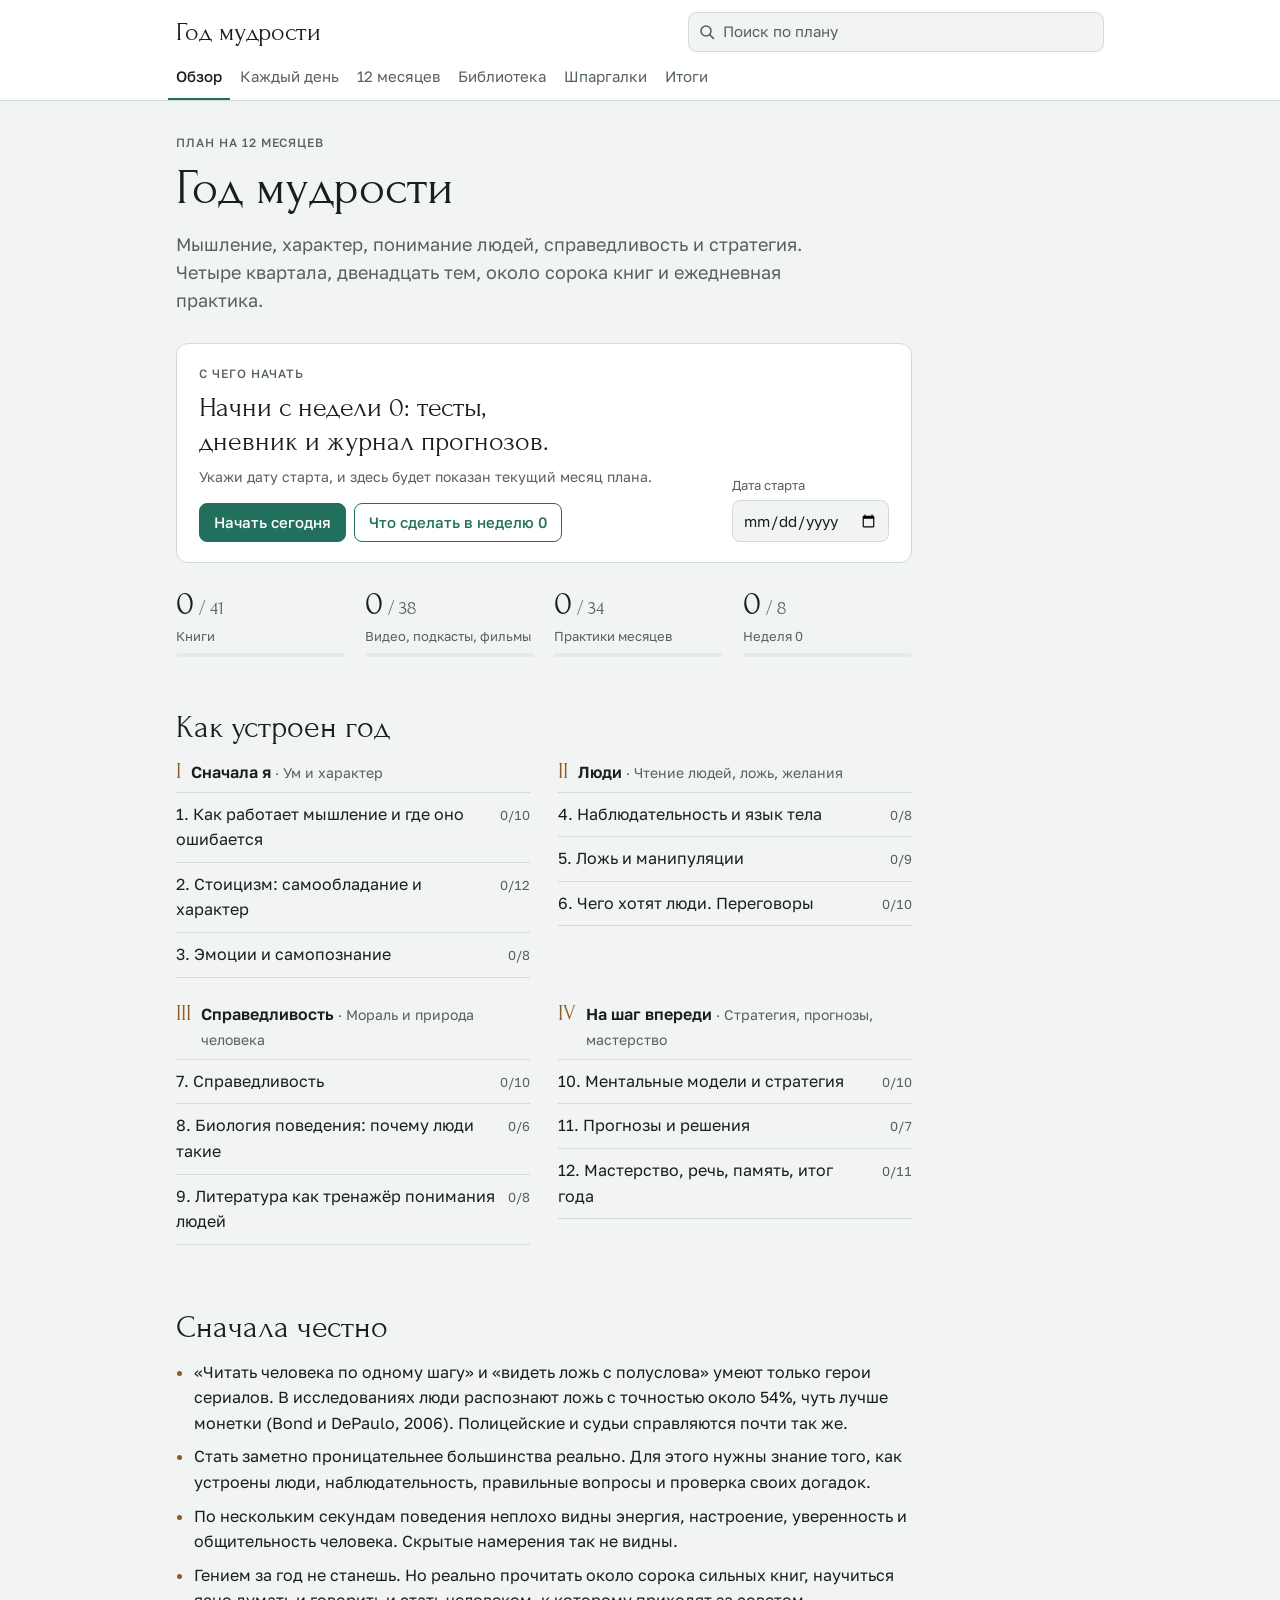
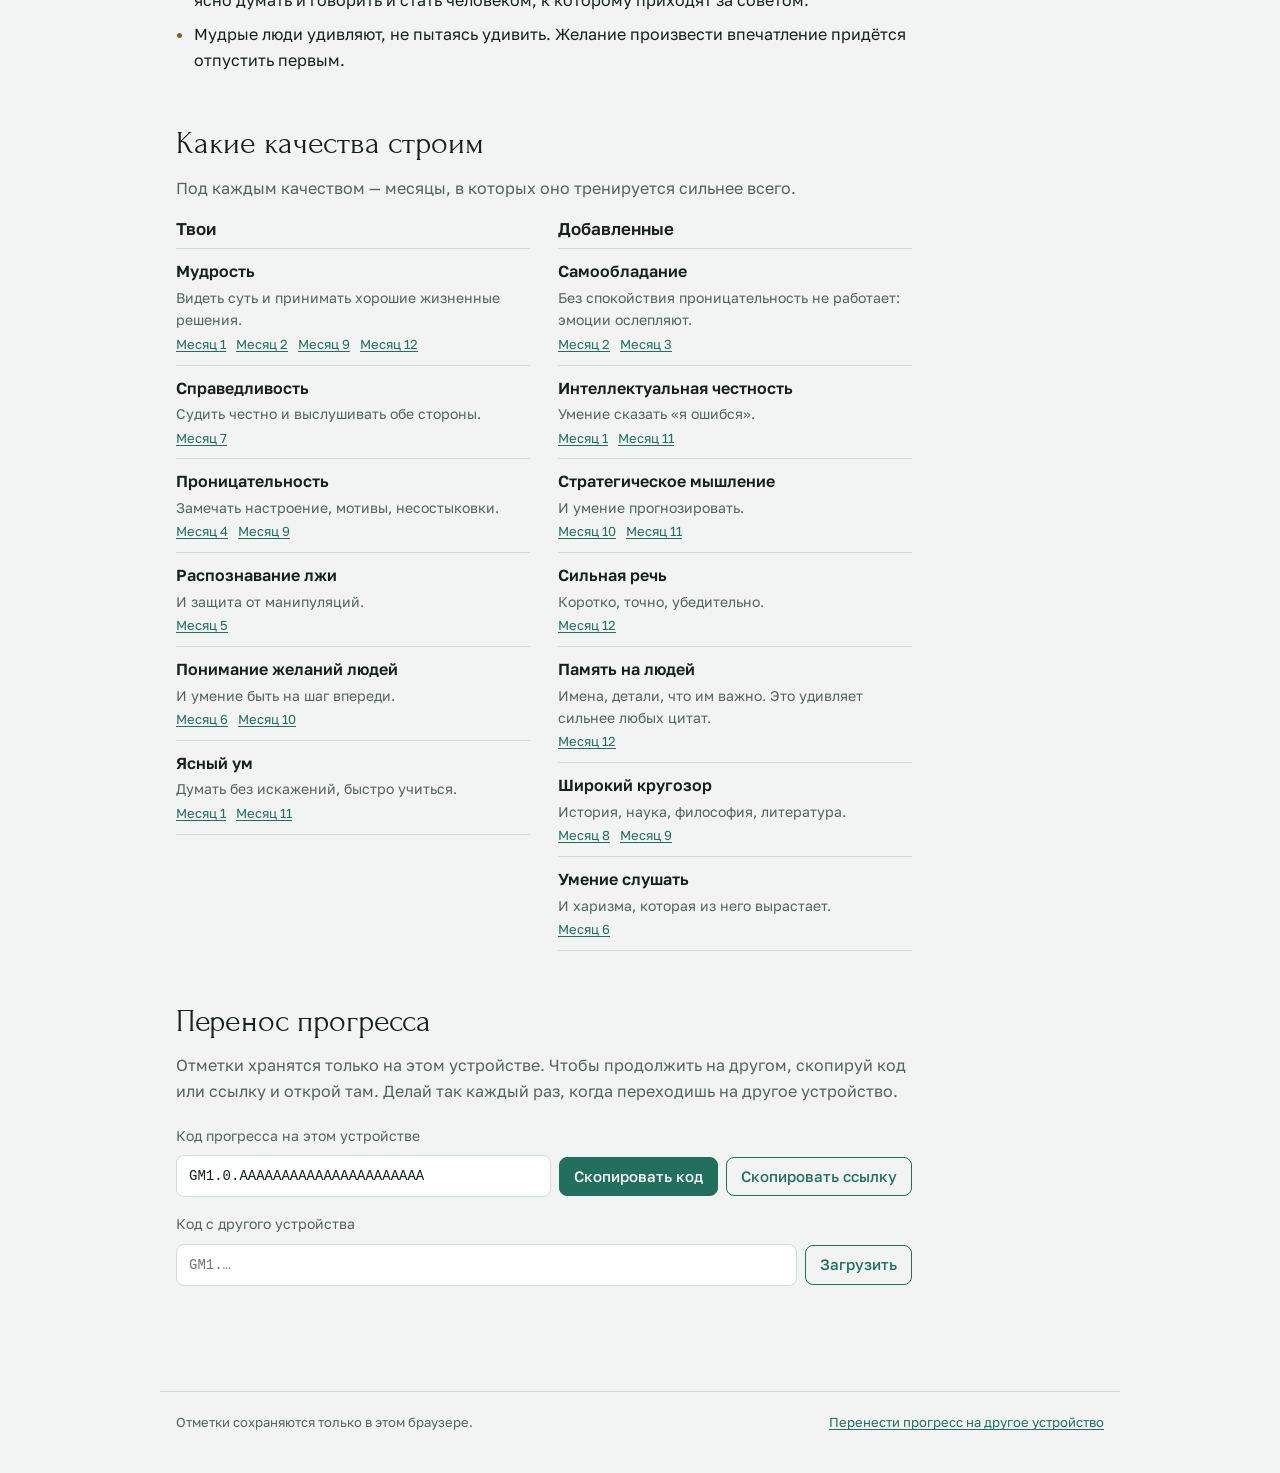
<file: wisdom/index.html>
<!doctype html>
<html lang="ru">
<head>
<meta charset="utf-8">
<meta name="viewport" content="width=device-width,initial-scale=1,viewport-fit=cover">
<meta name="description" content="План на год: мышление, характер, понимание людей, справедливость и стратегия. 12 месяцев с чек-листами, библиотека, шпаргалки.">
<meta name="theme-color" content="#FFFFFF" media="(prefers-color-scheme: light)">
<meta name="theme-color" content="#161F1D" media="(prefers-color-scheme: dark)">
<link rel="icon" href="data:image/svg+xml,%3Csvg xmlns=%22http://www.w3.org/2000/svg%22 viewBox=%220 0 64 64%22%3E%3Crect width=%2264%22 height=%2264%22 rx=%2214%22 fill=%22%2321705E%22/%3E%3Ctext x=%2232%22 y=%2246%22 font-family=%22Georgia,serif%22 font-size=%2240%22 text-anchor=%22middle%22 fill=%22%23F2E5D2%22%3E%D0%9C%3C/text%3E%3C/svg%3E">
<style>:root{color-scheme:light;padding-top:env(safe-area-inset-top,0px);padding-bottom:env(safe-area-inset-bottom,0px)}body{margin:0}img{max-width:100%}[hidden]{display:none!important}</style>
<title>Год мудрости</title>
<meta name="claude:viewport-fit-sides" content="cover">
<link rel="preconnect" href="https://fonts.googleapis.com">
<link rel="preconnect" href="https://fonts.gstatic.com" crossorigin>
<link rel="stylesheet" href="https://fonts.googleapis.com/css2?family=Forum&family=Golos+Text:wght@400;500;600&display=swap">
<style>
/* Layout: sticky header (brand, search, tab rail) over one reading column per tab; the months tab opens with a year strip of 4 quarters x 3 months that doubles as navigation and progress. Palette: bronze-statue verdigris and bronze on cool stone. */
:root{
  --bg:#F1F4F2;
  --surface:#FFFFFF;
  --sunk:#E5EBE8;
  --line:#D2DBD7;
  --fg:#17201E;
  --muted:#55625E;
  --accent:#21705E;
  --accent-soft:#D8EAE3;
  --on-accent:#FFFFFF;
  --bronze:#8A5B24;
  --bronze-soft:#F2E5D2;
  --font-display:"Forum","Cormorant Garamond",Georgia,"Times New Roman",serif;
  --font-body:"Golos Text","PT Sans","Segoe UI",system-ui,-apple-system,sans-serif;
  --r:8px;
}
@media (prefers-color-scheme: dark){
  :root:not([data-theme="light"]){
    --bg:#0F1513; --surface:#161F1D; --sunk:#1F2A28; --line:#2C3A37;
    --fg:#E2E9E6; --muted:#97A6A1; --accent:#5FBDA6; --accent-soft:#1B3932; --on-accent:#0F1513;
    --bronze:#D6A66B; --bronze-soft:#382C1D;
    color-scheme:dark;
  }
}
:root[data-theme="dark"]{
  --bg:#0F1513; --surface:#161F1D; --sunk:#1F2A28; --line:#2C3A37;
  --fg:#E2E9E6; --muted:#97A6A1; --accent:#5FBDA6; --accent-soft:#1B3932; --on-accent:#0F1513;
  --bronze:#D6A66B; --bronze-soft:#382C1D;
  color-scheme:dark;
}
*,*::before,*::after{box-sizing:border-box}
body{background:var(--bg);color:var(--fg);font-family:var(--font-body);font-size:16px;line-height:1.6;-webkit-text-size-adjust:100%}
body::before{content:"";position:fixed;inset:0 0 auto;height:env(safe-area-inset-top,0px);z-index:10;background:var(--surface)}
a{color:var(--accent);text-underline-offset:2px}
:focus-visible{outline:2px solid var(--accent);outline-offset:2px;border-radius:4px}
[id]{scroll-margin-top:calc(env(safe-area-inset-top,0px) + 120px)}

.wrap{max-width:60rem;margin-inline:auto;padding-left:max(16px,env(safe-area-inset-left,0px));padding-right:max(16px,env(safe-area-inset-right,0px))}

/* Header */
.top{position:sticky;top:env(safe-area-inset-top,0px);z-index:5;background:var(--surface);border-bottom:1px solid var(--line)}
.top-row{display:flex;align-items:center;gap:16px;padding-block:12px 4px}
.brand{font-family:var(--font-display);font-size:26px;line-height:1;color:var(--fg);text-decoration:none;white-space:nowrap}
.search{position:relative;flex:1;min-width:0;max-width:26rem;margin-left:auto}
.search svg{position:absolute;left:11px;top:50%;transform:translateY(-50%);width:16px;height:16px;color:var(--muted);pointer-events:none}
.search input{width:100%;font:inherit;font-size:15px;line-height:1.3;padding:9px 12px 9px 34px;border:1px solid var(--line);border-radius:var(--r);background:var(--bg);color:var(--fg);-webkit-appearance:none;appearance:none}
.search input::placeholder{color:var(--muted)}
.search input:focus{outline:2px solid var(--accent);outline-offset:0;border-color:transparent}
.tabs{position:relative;display:flex;gap:2px;overflow-x:auto;scrollbar-width:none;margin-inline:-8px}
.tabs::-webkit-scrollbar{display:none}
.tabs a{flex:none;padding:8px 8px 10px;font-size:15px;color:var(--muted);text-decoration:none;border-bottom:2px solid transparent}
.tabs a:hover{color:var(--fg)}
.tabs a[aria-current="page"]{color:var(--fg);border-bottom-color:var(--accent);font-weight:500}

/* Type */
main.wrap{padding-block:32px 72px}
.tab{max-width:46rem}
.tab-wide{max-width:none}
.tab-wide .narrow{max-width:46rem}
h1,h2{font-family:var(--font-display);font-weight:400;line-height:1.15;text-wrap:balance;margin:0}
h1{font-size:clamp(36px,7vw,50px)}
h2{font-size:clamp(26px,5vw,32px);margin-top:52px;margin-bottom:14px}
h3{font-size:17px;font-weight:600;line-height:1.35;margin:30px 0 8px;text-wrap:balance}
p{margin:0 0 12px}
.eyebrow{font-size:12px;letter-spacing:.08em;text-transform:uppercase;color:var(--muted);margin:0 0 8px;font-weight:500}
.lead{font-size:18px;line-height:1.55;color:var(--muted);max-width:40rem;margin-top:14px}
.muted{color:var(--muted)}
.small{font-size:14px}
ul.plain{margin:0;padding-left:1.1em}
ul.plain li{margin-bottom:8px}
ul.plain li::marker{color:var(--bronze)}

/* Buttons */
.btn{display:inline-flex;align-items:center;gap:6px;font:inherit;font-size:15px;font-weight:500;line-height:1.3;padding:9px 14px;border-radius:var(--r);border:1px solid var(--accent);background:var(--accent);color:var(--on-accent);text-decoration:none;cursor:pointer}
.btn:hover{filter:brightness(1.06)}
.btn-ghost{background:transparent;color:var(--accent)}

/* Today card */
.today{display:flex;flex-wrap:wrap;gap:18px 28px;align-items:flex-end;justify-content:space-between;margin-top:28px;padding:20px 22px;border:1px solid var(--line);border-radius:12px;background:var(--surface)}
.today-main{flex:1 1 20rem;min-width:0}
.today-title{font-family:var(--font-display);font-size:28px;line-height:1.2;margin:0 0 8px;text-wrap:balance}
.today-actions{display:flex;flex-wrap:wrap;gap:8px;margin-top:14px}
.today-date{display:flex;flex-direction:column;gap:4px;font-size:13px;color:var(--muted)}
.today-date input{font:inherit;font-size:15px;padding:7px 10px;border:1px solid var(--line);border-radius:var(--r);background:var(--bg);color:var(--fg)}

/* Stats */
.stats{display:grid;grid-template-columns:repeat(4,minmax(0,1fr));gap:20px;margin-top:24px}
@media (max-width:640px){.stats{grid-template-columns:repeat(2,minmax(0,1fr))}}
.stat{min-width:0}
.stat-n{font-family:var(--font-display);font-size:34px;line-height:1;font-variant-numeric:tabular-nums}
.stat-of{font-size:19px;color:var(--muted)}
.stat-l{display:block;font-size:13px;line-height:1.35;color:var(--muted);margin-top:6px}
.bar{display:block;height:4px;border-radius:2px;background:var(--sunk);overflow:hidden;margin-top:8px}
.bar>span{display:block;height:100%;background:var(--accent);border-radius:2px}

/* Quarters on overview */
.quarters{display:grid;grid-template-columns:repeat(2,minmax(0,1fr));gap:12px 28px}
@media (max-width:600px){.quarters{grid-template-columns:minmax(0,1fr)}}
.quarter{min-width:0}
.quarter-h{display:flex;align-items:baseline;gap:10px;margin:0 0 6px}
.q-num{font-family:var(--font-display);font-size:22px;color:var(--bronze);line-height:1}
.quarter-name{font-weight:600}
.quarter-sub{font-size:14px;color:var(--muted)}
.qmonths{list-style:none;margin:0 0 12px;padding:0;border-top:1px solid var(--line)}
.qmonths a{display:grid;grid-template-columns:minmax(0,1fr) auto;gap:12px;align-items:baseline;padding:9px 0;border-bottom:1px solid var(--line);color:var(--fg);text-decoration:none}
.qmonths a:hover .qm-t{text-decoration:underline}
.qm-c{font-size:13px;color:var(--muted);font-variant-numeric:tabular-nums;white-space:nowrap}

/* Qualities */
.qual{display:grid;grid-template-columns:repeat(2,minmax(0,1fr));gap:12px 28px}
@media (max-width:600px){.qual{grid-template-columns:minmax(0,1fr)}}
.qual h3{margin-top:4px}
.qual ul{list-style:none;padding:0;margin:0;border-top:1px solid var(--line)}
.qual li{padding:10px 0;border-bottom:1px solid var(--line);display:flex;flex-direction:column;gap:2px}
.qt{font-weight:600}
.qd{color:var(--muted);font-size:14px}
.qm{font-size:13px;display:flex;flex-wrap:wrap;gap:4px 10px}

/* Rows (checklists, resources) */
.list{border-top:1px solid var(--line)}
.row{display:grid;grid-template-columns:24px minmax(0,1fr) auto;gap:4px 14px;align-items:start;padding:12px 0;border-bottom:1px solid var(--line)}
.row input[type="checkbox"]{width:20px;height:20px;margin:2px 0 0;accent-color:var(--accent);cursor:pointer}
.row-body{display:flex;flex-direction:column;gap:2px;min-width:0;cursor:pointer}
.row-tool .row-body{cursor:default}
.row-title{font-weight:500}
.row-by,.row-note{font-size:14px;color:var(--muted)}
.row-side{display:flex;flex-wrap:wrap;gap:6px 10px;align-items:center;justify-content:flex-end;font-size:13px;padding-top:2px}
.row input:checked + .row-body .row-title{color:var(--muted);text-decoration:line-through;text-decoration-thickness:1px}
.row-tool .dot{width:8px;height:8px;border-radius:2px;background:var(--bronze);margin:9px 0 0 6px}
@media (max-width:600px){
  .row{grid-template-columns:24px minmax(0,1fr)}
  .row-side{grid-column:2;justify-content:flex-start}
}
.chip{display:inline-block;padding:1px 8px;border-radius:999px;background:var(--sunk);color:var(--muted);font-size:12px;line-height:1.6;white-space:nowrap}
.ext{white-space:nowrap}
.mchip{font-size:12px;line-height:1.5;padding:1px 8px;border:1px solid var(--line);border-radius:999px;text-decoration:none;color:var(--fg);white-space:nowrap}
.mchip:hover{border-color:var(--accent);color:var(--accent)}

/* Year strip */
.strip{display:grid;grid-template-columns:repeat(2,minmax(0,1fr));gap:16px 24px;margin:24px 0 8px}
@media (max-width:560px){.strip{grid-template-columns:minmax(0,1fr)}}
.q{min-width:0}
.q-label{font-size:13px;color:var(--muted);margin:0 0 6px;display:flex;align-items:baseline;gap:8px}
.q-label .q-num{font-size:18px}
.q-cells{display:grid;grid-template-columns:repeat(3,minmax(0,1fr));gap:6px}
.cell{position:relative;display:flex;flex-direction:column;gap:2px;padding:8px 10px 10px;border:1px solid var(--line);border-radius:var(--r);background:var(--surface);color:var(--fg);text-decoration:none;min-width:0}
.cell:hover{border-color:var(--muted)}
.cell.is-sel{border-color:var(--accent);box-shadow:inset 0 0 0 1px var(--accent)}
.cell-n{font-family:var(--font-display);font-size:26px;line-height:1;font-variant-numeric:tabular-nums}
.cell-t{font-size:12px;color:var(--muted);line-height:1.3;overflow-wrap:anywhere}
.cell .bar{margin-top:6px}
.cell .now{position:absolute;top:8px;right:9px;font-size:11px;line-height:1.2;color:var(--bronze);font-weight:600}

/* Month detail */
#month-detail{margin-top:40px}
.month-title{margin-top:8px}
.understand{margin-top:34px;padding:20px 22px;border-radius:12px;background:var(--bronze-soft)}
.understand .eyebrow{color:var(--bronze)}
.understand .u{font-family:var(--font-display);font-size:25px;line-height:1.3;margin:0;text-wrap:pretty}
.month-nav{display:flex;flex-wrap:wrap;justify-content:space-between;gap:12px;margin-top:32px;padding-top:16px;border-top:1px solid var(--line)}

/* Table */
.table-scroll{overflow-x:auto}
table{width:100%;border-collapse:collapse;font-size:15px}
th{text-align:left;font-size:12px;letter-spacing:.06em;text-transform:uppercase;color:var(--muted);font-weight:500;padding:8px 14px 8px 0;border-bottom:1px solid var(--line)}
td{padding:11px 14px 11px 0;border-bottom:1px solid var(--line);vertical-align:top}
td.when{color:var(--muted);white-space:nowrap}
td.t{white-space:nowrap;font-variant-numeric:tabular-nums}

/* Definition lists */
.defs{margin:0;border-top:1px solid var(--line)}
.def{display:grid;grid-template-columns:minmax(0,12rem) minmax(0,1fr);gap:4px 22px;padding:12px 0;border-bottom:1px solid var(--line)}
.def dt{font-weight:600}
.def dd{margin:0}
@media (max-width:600px){.def{grid-template-columns:minmax(0,1fr)}}
.no{padding:14px 16px;border-radius:var(--r);background:var(--sunk)}
.no b{color:var(--fg)}

/* Laws */
.laws{list-style:none;padding:0;margin:0;border-top:1px solid var(--line)}
.laws li{display:grid;grid-template-columns:2.4rem minmax(0,1fr);gap:12px;padding:10px 0;border-bottom:1px solid var(--line)}
.laws .n{font-family:var(--font-display);font-size:22px;line-height:1.15;color:var(--bronze);font-variant-numeric:tabular-nums}

/* Tools */
.tools{display:grid;gap:0;border-top:1px solid var(--line)}
.tool{padding:14px 0 16px;border-bottom:1px solid var(--line)}
.tool h3{margin:0 0 6px}
.tool .key{display:inline-block;margin-left:8px;font-size:12px;font-weight:500;color:var(--bronze);vertical-align:2px}
.example{display:flex;flex-wrap:wrap;gap:8px;margin-top:8px}
.example span{font-size:14px;padding:4px 10px;border:1px dashed var(--line);border-radius:var(--r);background:var(--surface)}

/* Sub navigation, filters */
.subnav{display:flex;flex-wrap:wrap;gap:8px;margin-top:18px}
.subnav a{font-size:14px;padding:6px 12px;border:1px solid var(--line);border-radius:999px;text-decoration:none;color:var(--fg);background:var(--surface)}
.subnav a:hover{border-color:var(--accent);color:var(--accent)}
.lib-tools{display:flex;flex-wrap:wrap;gap:12px 20px;align-items:center;justify-content:space-between;margin:24px 0 6px}
.fchips{display:flex;flex-wrap:wrap;gap:8px}
.fchip{font:inherit;font-size:14px;line-height:1.3;padding:6px 12px;border:1px solid var(--line);border-radius:999px;background:var(--surface);color:var(--fg);cursor:pointer}
.fchip:hover{border-color:var(--muted)}
.fchip[aria-pressed="true"]{background:var(--fg);color:var(--bg);border-color:var(--fg)}
.fchip .c{font-variant-numeric:tabular-nums;opacity:.7;margin-left:6px}
.toggle{display:inline-flex;align-items:center;gap:8px;font-size:14px;cursor:pointer}
.toggle input{width:18px;height:18px;margin:0;accent-color:var(--accent)}
.group-h{font-size:13px;letter-spacing:.06em;text-transform:uppercase;color:var(--muted);font-weight:500;margin:30px 0 4px}
.group-h a{color:inherit;text-decoration:none}
.group-h a:hover{color:var(--accent)}
.empty{padding:24px 0;color:var(--muted)}

/* Search */
.hits{display:flex;flex-direction:column;border-top:1px solid var(--line);margin-top:16px}
.hit{display:grid;grid-template-columns:7rem minmax(0,1fr);gap:4px 14px;align-items:start;text-align:left;font:inherit;color:var(--fg);background:none;border:0;border-bottom:1px solid var(--line);padding:12px 6px;cursor:pointer;width:100%}
.hit:hover{background:var(--surface)}
.hit .chip{justify-self:start;margin-top:2px}
.hit-main{display:flex;flex-direction:column;gap:2px;min-width:0}
.hit-t{font-weight:500}
.hit-c{font-size:13px;color:var(--muted)}
@media (max-width:480px){.hit{grid-template-columns:minmax(0,1fr)}}

/* Progress transfer */
.xfer{display:grid;gap:8px;margin-top:12px}
.xfer label{font-size:14px;color:var(--muted);margin-top:8px}
.xfer-row{display:flex;flex-wrap:wrap;gap:8px;align-items:center}
.xfer-row input{flex:1 1 16rem;min-width:0;font:inherit;font-size:15px;padding:9px 12px;border:1px solid var(--line);border-radius:var(--r);background:var(--surface);color:var(--fg)}
#xfer-code,#xfer-input{font-family:ui-monospace,"SFMono-Regular",Menlo,Consolas,monospace;font-size:14px}
.xfer-confirm{padding:14px 16px;border-radius:var(--r);background:var(--accent-soft);margin-top:8px}
.xfer-confirm p{margin-bottom:10px}
.xfer-msg{font-size:14px;color:var(--muted);min-height:1.5em;margin:4px 0 0;overflow-wrap:anywhere}

/* Footer */
footer.wrap{padding-block:20px 40px;font-size:13px;color:var(--muted);display:flex;flex-wrap:wrap;gap:6px 24px;justify-content:space-between;border-top:1px solid var(--line)}

@keyframes flash{0%,45%{background:var(--bronze-soft)}100%{background:transparent}}
.flash{animation:flash 2.2s ease-out}
@media (prefers-reduced-motion: reduce){
  .flash{animation:none;background:var(--bronze-soft)}
}
</style>
</head>
<body>
<header class="top">
  <div class="wrap">
    <div class="top-row">
      <a class="brand" href="#overview">Год мудрости</a>
      <div class="search">
        <svg viewBox="0 0 16 16" aria-hidden="true"><circle cx="7" cy="7" r="5" fill="none" stroke="currentColor" stroke-width="1.6"></circle><path d="M10.8 10.8l3.6 3.6" fill="none" stroke="currentColor" stroke-width="1.6" stroke-linecap="round"></path></svg>
        <input id="q" type="search" placeholder="Поиск по плану" aria-label="Поиск по плану" autocomplete="off" enterkeyhint="search">
      </div>
    </div>
    <nav class="tabs" aria-label="Разделы">
      <a href="#overview" data-tab="overview">Обзор</a>
      <a href="#daily" data-tab="daily">Каждый день</a>
      <a href="#months" data-tab="months">12 месяцев</a>
      <a href="#library" data-tab="library">Библиотека</a>
      <a href="#notes" data-tab="notes">Шпаргалки</a>
      <a href="#results" data-tab="results">Итоги</a>
    </nav>
  </div>
</header>

<main class="wrap" id="main">
  <section class="tab" id="tab-overview" aria-label="Обзор"></section>
  <section class="tab" id="tab-daily" aria-label="Каждый день" hidden></section>
  <section class="tab tab-wide" id="tab-months" aria-label="12 месяцев" hidden></section>
  <section class="tab tab-wide" id="tab-library" aria-label="Библиотека" hidden></section>
  <section class="tab" id="tab-notes" aria-label="Шпаргалки" hidden></section>
  <section class="tab" id="tab-results" aria-label="Итоги" hidden></section>
  <section class="tab tab-wide" id="tab-search" aria-label="Результаты поиска" aria-live="polite" hidden></section>
</main>

<footer class="wrap">
  <span id="sync">Подключаю сохранение отметок…</span>
  <a href="#transfer">Перенести прогресс на другое устройство</a>
</footer>

<script>
(function(){
"use strict";

/* ---------- storage helpers ---------- */
var LS = "god-mudrosti-v1";
function lsGet(k){ try{ return localStorage.getItem(LS + ":" + k); }catch(e){ return null; } }
function lsSet(k, v){ try{ localStorage.setItem(LS + ":" + k, v); }catch(e){} }

var state = { done:{}, start:null };
try{
  var raw = lsGet("state");
  if(raw){
    var s = JSON.parse(raw);
    if(s && typeof s === "object"){
      state.done = (s.done && typeof s.done === "object") ? s.done : {};
      state.start = typeof s.start === "string" ? s.start : null;
    }
  }
}catch(e){}

/* ---------- content ---------- */
var QUARTERS = [
  { q:1, roman:"I",   name:"Сначала я",       sub:"Ум и характер",                    months:[1,2,3] },
  { q:2, roman:"II",  name:"Люди",            sub:"Чтение людей, ложь, желания",      months:[4,5,6] },
  { q:3, roman:"III", name:"Справедливость",  sub:"Мораль и природа человека",        months:[7,8,9] },
  { q:4, roman:"IV",  name:"На шаг впереди",  sub:"Стратегия, прогнозы, мастерство",  months:[10,11,12] }
];

var MONTHS = [
  { n:1, q:1, short:"Мышление", title:"Как работает мышление и где оно ошибается",
    practice:[
      { id:"p1-1", text:"Каждый вечер находи у себя одно когнитивное искажение и записывай его в дневник." },
      { id:"p1-2", text:"Делай минимум три новых прогноза в неделю в журнале прогнозов." },
      { id:"p1-3", text:"Заводи в Anki карточку на каждое новое искажение." }
    ],
    understand:"Умный человек не тот, кто не ошибается, а тот, кто знает, как именно он ошибается." },
  { n:2, q:1, short:"Стоицизм", title:"Стоицизм: самообладание и характер",
    practice:[
      { id:"p2-1", text:"Дихотомия контроля: дели каждую проблему на «зависит от меня» и «не зависит». На второе не трать нервы." },
      { id:"p2-2", text:"В споре держи паузу в три секунды перед ответом." },
      { id:"p2-3", text:"Проживи одну неделю без жалоб." },
      { id:"p2-4", text:"13 добродетелей Бенджамина Франклина: работай над одной в неделю." }
    ],
    understand:"У человека можно отнять всё, кроме последней свободы: выбирать своё отношение к обстоятельствам (Франкл). Кто управляет эмоциями, тот видит людей ясно." },
  { n:3, q:1, short:"Эмоции", title:"Эмоции и самопознание",
    practice:[
      { id:"p3-1", text:"Три раза в день называй своё точное чувство. Не «нормально», а «раздражение и усталость»." },
      { id:"p3-2", text:"Замечай вокруг себя «игры» по Берну и записывай одну в неделю." }
    ],
    understand:"Чтобы читать других, сначала научись читать себя. В людях ты видишь только то, что умеешь различать в себе." },
  { n:4, q:2, short:"Наблюдение", title:"Наблюдательность и язык тела",
    practice:[
      { id:"p4-1", text:"«Кафе»: 10 минут в день наблюдай за незнакомцами. Какое настроение, кто главный, кто хочет уйти? Где можно, проверяй и записывай точность." },
      { id:"p4-2", text:"«Базовая линия»: запомни, как близкие ведут себя в обычном состоянии (голос, темп, жесты), и замечай отклонения." }
    ],
    understand:"Один жест ничего не значит. Значение имеют кластеры из трёх и больше сигналов и изменения в поведении. Ноги и корпус честнее лица." },
  { n:5, q:2, short:"Ложь", title:"Ложь и манипуляции",
    practice:[
      { id:"p5-1", text:"Играй с друзьями в «Две правды и одна ложь» каждую неделю. Это тренажёр с мгновенной обратной связью." },
      { id:"p5-2", text:"Когда на тебя действует реклама, продавец или человек, называй принцип Чалдини." },
      { id:"p5-3", text:"Пробуй приёмы из шпаргалки «Как распознавать ложь» в безопасных ситуациях." }
    ],
    understand:"Ложь выдают несостыковки в рассказе и факты, а не бегающий взгляд. Мудрый человек не ловит, а спокойно проверяет." },
  { n:6, q:2, short:"Желания", title:"Чего хотят люди. Переговоры",
    practice:[
      { id:"p6-1", text:"Зеркалирование: повторяй 1–3 последних слова собеседника с вопросительной интонацией." },
      { id:"p6-2", text:"Называй чувство: «Похоже, тебя это сильно задело»." },
      { id:"p6-3", text:"Задавай открытые вопросы: «Что для тебя здесь самое важное?», «Как мне это сделать?»" },
      { id:"p6-4", text:"В каждом конфликте спрашивай себя, какая из пяти потребностей SCARF задета." }
    ],
    understand:"Люди почти никогда прямо не говорят, чего хотят. Слушай то, что за словами: страх, гордость, усталость, желание быть услышанным." },
  { n:7, q:3, short:"Справедливость", title:"Справедливость",
    practice:[
      { id:"p7-1", text:"Не выноси суждение о конфликте, пока не выслушал обе стороны." },
      { id:"p7-2", text:"«Стальной человек»: перескажи позицию оппонента так, чтобы он сказал «да, именно так». Только потом спорь." },
      { id:"p7-3", text:"«Завеса неведения»: какое правило ты выбрал бы, если бы не знал, на чьём месте окажешься?" }
    ],
    understand:"Справедливость — это одинаковые правила для своих и чужих. Люди сначала чувствуют, а потом подбирают аргументы. Ты тоже." },
  { n:8, q:3, short:"Биология", title:"Биология поведения: почему люди такие",
    practice:[
      { id:"p8-1", text:"Когда кто-то ведёт себя плохо, найди три причины, кроме «он плохой человек»: недосып, стресс, прошлое, ситуация, страх потерять статус." }
    ],
    understand:"Поведение складывается из человека и ситуации. Мы переоцениваем характер и недооцениваем обстоятельства. Это называется фундаментальной ошибкой атрибуции." },
  { n:9, q:3, short:"Литература", title:"Литература как тренажёр понимания людей",
    practice:[
      { id:"p9-1", text:"Для каждого главного героя ответь: чего он хочет? Чего боится? В чём врёт самому себе?" },
      { id:"p9-2", text:"Найди в жизни трёх людей, похожих на героев, и запиши, чем именно." }
    ],
    understand:"Великий роман — это тысяча страниц чужой головы изнутри. Ни один курс по языку тела не учит понимать людей так глубоко." },
  { n:10, q:4, short:"Стратегия", title:"Ментальные модели и стратегия",
    practice:[
      { id:"p10-1", text:"20 минут в день решай шахматные задачи на lichess." },
      { id:"p10-2", text:"Каждый день применяй одну ментальную модель из шпаргалки к реальной ситуации." },
      { id:"p10-3", text:"Перед каждым важным решением делай премортем." }
    ],
    understand:"Быть на шаг впереди — это не чтение мыслей, а понимание интересов людей и последствий их действий." },
  { n:11, q:4, short:"Прогнозы", title:"Прогнозы и решения",
    practice:[
      { id:"p11-1", text:"Зарегистрируйся на Good Judgment Open или Metaculus и делай прогнозы мировых событий." },
      { id:"p11-2", text:"Подведи итоги журнала прогнозов за 10 месяцев: в чём ты ошибаешься систематически?" },
      { id:"p11-3", text:"По желанию: основы покера. Только на интерес, не на деньги." }
    ],
    understand:"Мудрый человек думает вероятностями, а не категориями «точно да» и «точно нет»." },
  { n:12, q:4, short:"Мастерство", title:"Мастерство, речь, память, итог года",
    practice:[
      { id:"p12-1", text:"Дворец памяти: запоминай имена и детали о людях." },
      { id:"p12-2", text:"Выступи публично хотя бы раз: тост, доклад, клуб ораторов, видео." },
      { id:"p12-3", text:"Напиши свой кодекс на 1–2 страницы: во что я верю, как поступаю, мои правила справедливости." },
      { id:"p12-4", text:"Повтори стартовые тесты и перечитай письмо себе из недели 0." }
    ],
    understand:"Кто проще объясняет сложное, тот глубже его понимает. Через год важен не список прочитанного, а то, как ты поступаешь." }
];

/* type: book | video | audio | film | tool. m: months (0 = неделя 0). year: идёт весь год */
var RES = [
  // Книги
  { id:"b-kahneman", type:"book", title:"«Думай медленно… решай быстро»", by:"Даниэль Канеман", m:[1], note:"Главная книга о том, как мозг ошибается." },
  { id:"b-dobelli", type:"book", title:"«Территория заблуждений»", by:"Рольф Добелли", m:[1], note:"В других изданиях «Искусство ясно мыслить». Короткие главы об искажениях, удобно по одной в день." },
  { id:"b-sagan", type:"book", title:"«Мир, полный демонов»", by:"Карл Саган", m:[1], note:"Как отличать знание от чепухи." },
  { id:"b-aurelius", type:"book", title:"«Размышления»", by:"Марк Аврелий", m:[2], note:"Другое название — «Наедине с собой». Личный дневник императора." },
  { id:"b-epictetus", type:"book", title:"«Энхиридион»", by:"Эпиктет", m:[2], note:"Короткое руководство о том, что в твоей власти, а что нет." },
  { id:"b-frankl", type:"book", title:"«Сказать жизни „Да!“»", by:"Виктор Франкл", m:[2], note:"Психолог в концлагере о смысле и внутренней свободе." },
  { id:"b-seneca", type:"book", title:"«Нравственные письма к Луцилию»", by:"Сенека", m:[2], year:true, note:"По одному письму в день, можно растянуть на весь год." },
  { id:"b-goleman", type:"book", title:"«Эмоциональный интеллект»", by:"Дэниел Гоулман", m:[3] },
  { id:"b-barrett", type:"book", title:"«Как рождаются эмоции»", by:"Лиза Фельдман Барретт", m:[3], note:"Почему эмоции не читаются по лицу так просто, как кажется." },
  { id:"b-berne", type:"book", title:"«Игры, в которые играют люди»", by:"Эрик Берн", m:[3] },
  { id:"b-navarro", type:"book", title:"«Я вижу, о чём вы думаете»", by:"Джо Наварро", m:[4], note:"Бывший агент ФБР о языке тела." },
  { id:"b-ekman-face", type:"book", title:"«Узнай лжеца по выражению лица»", by:"Пол Экман, Уоллес Фризен", m:[4] },
  { id:"b-doyle", type:"book", title:"Рассказы о Шерлоке Холмсе", by:"Артур Конан Дойл", m:[4], note:"Ради тренировки внимания, а не веры в «дедукцию»." },
  { id:"b-ekman-lie", type:"book", title:"«Психология лжи. Обмани меня, если сможешь»", by:"Пол Экман", m:[5] },
  { id:"b-gladwell", type:"book", title:"«Разговор с незнакомцем»", by:"Малкольм Гладуэлл", m:[5], note:"В оригинале Talking to Strangers. Почему мы плохо распознаём ложь и чужие намерения." },
  { id:"b-cialdini", type:"book", title:"«Психология влияния»", by:"Роберт Чалдини", m:[5], note:"Шесть принципов, на которых держится любая манипуляция." },
  { id:"b-voss", type:"book", title:"«Никаких компромиссов»", by:"Крис Восс", m:[6], note:"Переговоры от бывшего главного переговорщика ФБР." },
  { id:"b-carnegie", type:"book", title:"«Как завоёвывать друзей и оказывать влияние на людей»", by:"Дейл Карнеги", m:[6] },
  { id:"b-greene-laws", type:"book", title:"«Законы человеческой природы»", by:"Роберт Грин", m:[6] },
  { id:"b-sandel", type:"book", title:"«Справедливость. Как поступать правильно?»", by:"Майкл Сэндел", m:[7] },
  { id:"b-haidt", type:"book", title:"«Праведный разум»", by:"Джонатан Хайдт", m:[7], note:"В оригинале The Righteous Mind. Почему хорошие люди расходятся во взглядах на мораль." },
  { id:"b-resurrection", type:"book", title:"«Воскресение»", by:"Лев Толстой", m:[7], note:"Роман о суде, вине и справедливости." },
  { id:"b-sapolsky", type:"book", title:"«Биология добра и зла»", by:"Роберт Сапольски", m:[8] },
  { id:"b-harari", type:"book", title:"«Sapiens. Краткая история человечества»", by:"Юваль Ной Харари", m:[8] },
  { id:"b-karamazov", type:"book", title:"«Братья Карамазовы»", by:"Фёдор Достоевский", m:[9], note:"Обязательно глава «Великий инквизитор»." },
  { id:"b-ilyich", type:"book", title:"«Смерть Ивана Ильича»", by:"Лев Толстой", m:[9], note:"Короткая повесть о том, что важно в жизни." },
  { id:"b-chekhov", type:"book", title:"Рассказы", by:"Антон Чехов", m:[9], note:"15–20 рассказов: «Палата № 6», «Крыжовник», «Человек в футляре», «Дама с собачкой», «Тоска»." },
  { id:"b-ecclesiastes", type:"book", title:"Книга Екклесиаста", by:"", m:[9], note:"Древний текст о суете и мудрости." },
  { id:"b-suntzu", type:"book", title:"«Искусство войны»", by:"Сунь-цзы", m:[10] },
  { id:"b-machiavelli", type:"book", title:"«Государь»", by:"Никколо Макиавелли", m:[10] },
  { id:"b-antifragile", type:"book", title:"«Антихрупкость»", by:"Нассим Талеб", m:[10] },
  { id:"b-48laws", type:"book", title:"«48 законов власти»", by:"Роберт Грин", m:[10], note:"Читай как описание того, как действуют манипуляторы, чтобы их распознавать." },
  { id:"b-tetlock", type:"book", title:"«Думай медленно — предсказывай точно»", by:"Филип Тетлок, Дэн Гарднер", m:[11], note:"В оригинале Superforecasting." },
  { id:"b-blackswan", type:"book", title:"«Чёрный лебедь»", by:"Нассим Талеб", m:[11] },
  { id:"b-plutarch", type:"book", title:"«Сравнительные жизнеописания»", by:"Плутарх", m:[11], note:"Выборочно: истории решений великих людей." },
  { id:"b-feynman", type:"book", title:"«Вы, конечно, шутите, мистер Фейнман!»", by:"Ричард Фейнман", m:[12] },
  { id:"b-foer", type:"book", title:"«Эйнштейн гуляет по Луне»", by:"Джошуа Фоер", m:[12], note:"Искусство запоминания и дворец памяти." },
  { id:"b-schopenhauer", type:"book", title:"«Искусство побеждать в спорах»", by:"Артур Шопенгауэр", m:[12] },
  { id:"b-newport", type:"book", title:"«В работу с головой»", by:"Кэл Ньюпорт", m:[12] },
  { id:"b-laozi", type:"book", title:"«Дао дэ цзин»", by:"Лао-цзы", m:[], year:true, note:"По странице перед сном." },
  { id:"b-confucius", type:"book", title:"«Беседы и суждения»", by:"Конфуций", m:[], year:true, note:"По странице перед сном." },

  // Видео и лекции
  { id:"v-crashcourse", type:"video", title:"Crash Course Philosophy", by:"YouTube, на английском, есть автосубтитры", m:[1], year:true, note:"По 1–2 серии в неделю весь год.", q:"Crash Course Philosophy" },
  { id:"v-galef", type:"video", title:"Julia Galef: «Why you think you're right — even if you're wrong»", by:"TED", m:[1], q:"Julia Galef why you think you're right even if you're wrong TED" },
  { id:"v-chernigovskaya", type:"video", title:"Лекции Татьяны Черниговской о мозге", by:"YouTube", m:[1], q:"Татьяна Черниговская лекция мозг" },
  { id:"v-einzelganger", type:"video", title:"Einzelgänger", by:"YouTube, на английском", m:[2], note:"Стоицизм и даосизм простым языком.", q:"Einzelgänger stoicism" },
  { id:"v-dailystoic", type:"video", title:"Daily Stoic", by:"YouTube, на английском", m:[2], q:"Daily Stoic" },
  { id:"v-antiq", type:"video", title:"Лекции по античной философии", by:"Арзамас, ПостНаука", m:[2], q:"ПостНаука стоицизм лекция" },
  { id:"v-vertdider", type:"video", title:"Vert Dider", by:"YouTube, переводы научных лекций", m:[3], q:"Vert Dider" },
  { id:"v-navarro", type:"video", title:"WIRED Tradecraft: бывший агент ФБР о языке тела", by:"Джо Наварро", m:[4], q:"WIRED Former FBI Agent Explains How to Read Body Language" },
  { id:"v-coc", type:"video", title:"Charisma on Command", by:"YouTube", m:[4,6], note:"Разборы общения известных людей.", q:"Charisma on Command" },
  { id:"v-meyer", type:"video", title:"Pamela Meyer: «How to spot a liar»", by:"TED, есть русские субтитры", m:[5], q:"Pamela Meyer How to spot a liar TED" },
  { id:"v-munger", type:"video", title:"Чарли Мангер: «Психология человеческих заблуждений»", by:"The Psychology of Human Misjudgment", m:[5,10], q:"Charlie Munger Psychology of Human Misjudgment" },
  { id:"v-voss", type:"video", title:"Интервью и лекции Криса Восса", by:"YouTube", m:[6], q:"Chris Voss negotiation" },
  { id:"v-sandel", type:"video", title:"Майкл Сэндел: курс «Справедливость»", by:"Гарвард, 12 лекций", m:[7], note:"Ищи версию с русскими субтитрами или озвучкой.", q:"Майкл Сэндел Справедливость лекция 1" },
  { id:"v-sapolsky", type:"video", title:"Роберт Сапольски: «Биология поведения человека»", by:"Стэнфорд, перевод Vert Dider", m:[8], q:"Сапольски Биология поведения человека Vert Dider" },
  { id:"v-drobyshevsky", type:"video", title:"Станислав Дробышевский и «Антропогенез.ру»", by:"YouTube", m:[8], q:"Дробышевский Антропогенез лекция" },
  { id:"v-arzamas-lit", type:"video", title:"Лекции по русской литературе", by:"Арзамас", m:[9], q:"Арзамас русская литература лекция" },
  { id:"v-feynman", type:"video", title:"Ричард Фейнман: «Fun to Imagine»", by:"BBC", m:[12], q:"Feynman Fun to Imagine BBC" },
  { id:"v-ted", type:"video", title:"Лучшие выступления TED", by:"Смотри, как устроена хорошая речь", m:[12], q:"TED лучшие выступления" },

  // Подкасты
  { id:"a-hiddenbrain", type:"audio", title:"Hidden Brain", by:"Подкаст о психологии, на английском", m:[3], year:true, q:"Hidden Brain podcast" },
  { id:"a-knowledge", type:"audio", title:"The Knowledge Project", by:"Шейн Пэрриш, на английском", m:[10], q:"The Knowledge Project Shane Parrish podcast" },
  { id:"a-philosophize", type:"audio", title:"Philosophize This!", by:"История философии, на английском", m:[], year:true, q:"Philosophize This podcast" },
  { id:"a-lex", type:"audio", title:"Lex Fridman Podcast", by:"Разговоры с учёными, на английском", m:[], year:true, q:"Lex Fridman Podcast" },
  { id:"a-arzamas", type:"audio", title:"Радио Арзамас", by:"Курсы и лекции на русском", m:[], year:true, q:"Радио Арзамас" },
  { id:"a-postnauka", type:"audio", title:"ПостНаука", by:"Учёные о своих темах, на русском", m:[], year:true, q:"ПостНаука подкаст" },

  // Фильмы и сериалы
  { id:"f-poets", type:"film", title:"«Общество мёртвых поэтов»", by:"Питер Уир, 1989", m:[1], note:"Думать своей головой.", q:"Общество мёртвых поэтов 1989 фильм" },
  { id:"f-gladiator", type:"film", title:"«Гладиатор»", by:"Ридли Скотт, 2000", m:[2], note:"В начале фильма Марк Аврелий. О достоинстве и самообладании под давлением.", q:"Гладиатор 2000 фильм" },
  { id:"f-insideout", type:"film", title:"«Головоломка»", by:"Pixar, 2015", m:[3], note:"Как эмоции управляют поведением. Смотри как иллюстрацию, а не как науку.", q:"Головоломка 2015 мультфильм" },
  { id:"f-mindhunter", type:"film", title:"«Охотник за разумом»", by:"Сериал, Дэвид Финчер", m:[4], note:"Как на самом деле строится профайлинг.", q:"Охотник за разумом сериал" },
  { id:"f-lietome", type:"film", title:"«Обмани меня»", by:"Сериал, 2009–2011", m:[5], note:"Для интереса. Помни, что там всё сильно преувеличено.", q:"Обмани меня сериал" },
  { id:"f-madmen", type:"film", title:"«Безумцы»", by:"Сериал, 2007–2015", m:[6], note:"Чего люди хотят на самом деле.", q:"Безумцы сериал" },
  { id:"f-12angry", type:"film", title:"«12 разгневанных мужчин»", by:"Сидни Люмет, 1957", m:[7], note:"Справедливость и сила одного трезвого ума.", q:"12 разгневанных мужчин 1957 фильм" },
  { id:"f-12", type:"film", title:"«12»", by:"Никита Михалков, 2007", m:[7], note:"Смотри после оригинала и сравни.", q:"12 Михалков 2007 фильм" },
  { id:"f-mockingbird", type:"film", title:"«Убить пересмешника»", by:"Роберт Маллиган, 1962", m:[7], note:"Справедливость против толпы.", q:"Убить пересмешника 1962 фильм" },
  { id:"f-wire", type:"film", title:"«Прослушка»", by:"Сериал, 2002–2008", m:[8], note:"Системы, стимулы и почему люди становятся такими.", q:"Прослушка сериал The Wire" },
  { id:"f-rashomon", type:"film", title:"«Расёмон»", by:"Акира Куросава, 1950", m:[9], note:"По рассказам Акутагавы. У каждого своя правда.", q:"Расёмон Куросава 1950 фильм" },
  { id:"f-hoc", type:"film", title:"«Карточный домик»", by:"Сериал, 2013–2018", m:[10], note:"Манипуляции и власть. Учись распознавать, а не повторять.", q:"Карточный домик сериал" },
  { id:"f-bigshort", type:"film", title:"«Игра на понижение»", by:"Адам Маккей, 2015", m:[11], note:"Люди, которые увидели кризис 2008 года раньше всех, и почему им не верили.", q:"Игра на понижение 2015 фильм" },
  { id:"f-goodwill", type:"film", title:"«Умница Уилл Хантинг»", by:"Гас Ван Сент, 1997", m:[12], note:"Разница между умом и мудростью. Сцену на скамейке в парке пересмотри дважды.", q:"Умница Уилл Хантинг 1997 фильм" },

  // Сервисы и тесты
  { id:"t-anki", type:"tool", title:"Anki", by:"Карточки с интервальными повторениями, бесплатно", m:[0], url:"https://apps.ankiweb.net" },
  { id:"t-medito", type:"tool", title:"Medito", by:"Бесплатное приложение для медитации", m:[0], q:"Medito приложение медитация" },
  { id:"t-eyes", type:"tool", title:"Тест «Чтение мыслей по глазам»", by:"Reading the Mind in the Eyes, Саймон Барон-Коэн", m:[0,12], q:"Reading the Mind in the Eyes test online" },
  { id:"t-bigfive", type:"tool", title:"Тест «Большая пятёрка»", by:"IPIP Big Five", m:[0,12], q:"IPIP Big Five тест онлайн" },
  { id:"t-mett", type:"tool", title:"Тренажёр микровыражений Пола Экмана", by:"METT, платный, по желанию", m:[4], q:"Paul Ekman Micro Expressions Training Tool" },
  { id:"t-lichess", type:"tool", title:"lichess.org: шахматные задачи", by:"Бесплатно", m:[10], url:"https://lichess.org/training" },
  { id:"t-gjopen", type:"tool", title:"Good Judgment Open", by:"Прогнозы мировых событий с рейтингом", m:[11], url:"https://www.gjopen.com" },
  { id:"t-metaculus", type:"tool", title:"Metaculus", by:"Платформа прогнозов", m:[11], url:"https://www.metaculus.com" }
];

var TYPE = { book:"Книга", video:"Видео", audio:"Подкаст", film:"Фильм", tool:"Сервис" };
var TYPE_WORDS = { book:"книга книги читать", video:"видео ютуб youtube лекция лекции смотреть", audio:"подкаст подкасты слушать аудио", film:"фильм фильмы сериал сериалы кино смотреть", tool:"сервис сайт приложение тест тесты" };

var HONEST = [
  "«Читать человека по одному шагу» и «видеть ложь с полуслова» умеют только герои сериалов. В исследованиях люди распознают ложь с точностью около 54%, чуть лучше монетки (Bond и DePaulo, 2006). Полицейские и судьи справляются почти так же.",
  "Стать заметно проницательнее большинства реально. Для этого нужны знание того, как устроены люди, наблюдательность, правильные вопросы и проверка своих догадок.",
  "По нескольким секундам поведения неплохо видны энергия, настроение, уверенность и общительность человека. Скрытые намерения так не видны.",
  "Гением за год не станешь. Но реально прочитать около сорока сильных книг, научиться ясно думать и говорить и стать человеком, к которому приходят за советом.",
  "Мудрые люди удивляют, не пытаясь удивить. Желание произвести впечатление придётся отпустить первым."
];

var QUAL_MINE = [
  { t:"Мудрость", d:"Видеть суть и принимать хорошие жизненные решения.", m:[1,2,9,12] },
  { t:"Справедливость", d:"Судить честно и выслушивать обе стороны.", m:[7] },
  { t:"Проницательность", d:"Замечать настроение, мотивы, несостыковки.", m:[4,9] },
  { t:"Распознавание лжи", d:"И защита от манипуляций.", m:[5] },
  { t:"Понимание желаний людей", d:"И умение быть на шаг впереди.", m:[6,10] },
  { t:"Ясный ум", d:"Думать без искажений, быстро учиться.", m:[1,11] }
];
var QUAL_ADDED = [
  { t:"Самообладание", d:"Без спокойствия проницательность не работает: эмоции ослепляют.", m:[2,3] },
  { t:"Интеллектуальная честность", d:"Умение сказать «я ошибся».", m:[1,11] },
  { t:"Стратегическое мышление", d:"И умение прогнозировать.", m:[10,11] },
  { t:"Сильная речь", d:"Коротко, точно, убедительно.", m:[12] },
  { t:"Память на людей", d:"Имена, детали, что им важно. Это удивляет сильнее любых цитат.", m:[12] },
  { t:"Широкий кругозор", d:"История, наука, философия, литература.", m:[8,9] },
  { t:"Умение слушать", d:"И харизма, которая из него вырастает.", m:[6] }
];

var ROUTINE = [
  { when:"Утро", what:"Медитация внимания: Medito или просто дыхание", t:"10 мин" },
  { when:"Утро", what:"Книга месяца, 25–40 страниц", t:"30–40 мин" },
  { when:"В дороге, на тренировке", what:"Аудиокнига, подкаст или лекция", t:"30–60 мин" },
  { when:"Днём", what:"Упражнение месяца на наблюдение или общение", t:"10–15 мин" },
  { when:"Вечер", what:"Дневник и журнал прогнозов", t:"15 мин" },
  { when:"Вечер", what:"Anki: повторить карточки с идеями", t:"10 мин" }
];
var WEEKLY = [
  "Один глубокий разговор: с новым человеком или по-настоящему откровенный со знакомым.",
  "Конспект прочитанной книги на одну страницу.",
  "Проверка журнала прогнозов: что сбылось, что нет."
];
var MONTHLY = [
  "Объяснить главное из прочитанного другому человеку (метод Фейнмана: не можешь объяснить просто — значит, сам не понял).",
  "Посмотреть фильм месяца и разобрать его: что он говорит о людях?",
  "Записать итог месяца в дневник."
];

var WEEK0 = [
  { id:"w0-eyes", text:"Пройти тест «Чтение мыслей по глазам» и записать результат." },
  { id:"w0-bigfive", text:"Пройти тест «Большая пятёрка» и записать результат." },
  { id:"w0-letter", text:"Написать письмо себе: какой я сейчас, как реагирую на критику, конфликты, ложь и давление." },
  { id:"w0-diary", text:"Завести дневник: тетрадь или заметки в телефоне." },
  { id:"w0-journal", text:"Завести журнал прогнозов и записать первые пять прогнозов." },
  { id:"w0-anki", text:"Установить Anki и создать колоду «Год мудрости»." },
  { id:"w0-medito", text:"Выбрать приложение для медитации или просто время для 10 минут дыхания." },
  { id:"w0-time", text:"Выбрать постоянное время для чтения: 30–40 минут каждое утро." }
];

var YEAR = [
  { t:"Английский", d:"20 минут в день, если язык пока слабый. Лучшие лекции и подкасты выходят на английском. Пока не подтянул, включай на YouTube автоперевод субтитров." },
  { t:"Тело", d:"Сон 7–9 часов и спорт три раза в неделю. После недосыпа человек хуже распознаёт эмоции других." },
  { t:"Театр импровизации", d:"По желанию. Лучший тренажёр реакции, юмора и чтения собеседника в реальном времени." },
  { t:"Сенека", d:"По одному письму к Луцилию в день, если не успел дочитать во втором месяце." },
  { t:"Философия фоном", d:"Crash Course Philosophy по 1–2 серии в неделю, подкаст Philosophize This!" },
  { t:"Восточная мудрость", d:"Лао-цзы и Конфуций, по странице перед сном." }
];

var LAWS = [
  "Люди действуют из интересов и страхов, а не из своих слов. Смотри на поступки и выгоды.",
  "Лучший прогноз будущего поведения человека — его прошлое поведение.",
  "Большинство людей думают о себе, а не о тебе. Это освобождает.",
  "Каждый хочет быть услышанным. Тому, кто умеет слушать, рассказывают всё.",
  "Один жест ничего не значит. Что-то значат несколько сигналов вместе и отклонение от обычного поведения.",
  "Ложь выдают несостыковки в рассказе, а не бегающий взгляд.",
  "Поведение — это человек плюс ситуация.",
  "Ты тоже искажаешь реальность. Ищи ошибки сначала у себя.",
  "Справедливость начинается с того, чтобы выслушать вторую сторону.",
  "Не приписывай злу то, что объясняется глупостью или усталостью.",
  "Карта — не территория: твоё мнение о человеке — это ещё не сам человек.",
  "Чем больше ты уверен в выводе о человеке, тем тщательнее его нужно проверить.",
  "Самый умный в комнате обычно больше спрашивает, чем говорит.",
  "Мудрость — это знания, опыт, размышление и смирение. Без смирения остаётся просто эрудиция.",
  "Кто проще объясняет сложное, тот глубже его понимает."
];

var OBSERVE = [
  { t:"Тело и голос", items:[
    "Главное правило: знай обычное поведение человека и замечай отклонения от него.",
    "Ноги и стопы. Направлены к выходу — человек хочет уйти. К тебе — он вовлечён в разговор.",
    "Резкое «замирание» тела говорит о стрессе.",
    "Успокаивающие жесты (трогает шею, лицо, потирает руки) говорят о дискомфорте. Это не признак лжи.",
    "Расхождение слов и лица: говорит «рад», а улыбается только ртом, без глаз.",
    "Изменения темпа и высоты голоса, долгие паузы перед простыми ответами.",
    "По походке видны энергия, настроение и уверенность, но не намерения."
  ]},
  { t:"Речь", items:[
    "О чём человек говорит чаще всего, то для него и важно.",
    "Чем хвастается: обычно это то, в чём он не уверен, или то, что он особенно ценит.",
    "На что жалуется и кого винит: так видны его ценности и слабые места.",
    "Как он говорит о тех, кого нет рядом. Так же он будет говорить и о тебе.",
    "Отвечает ли он на тот вопрос, который ты задал, или на какой-то другой."
  ]},
  { t:"Поступки", items:[
    "Как он обращается с официантами, младшими и с теми, от кого ему ничего не нужно.",
    "Что он делает, когда думает, что никто не видит.",
    "Выполняет ли мелкие обещания.",
    "Как ведёт себя, когда проигрывает."
  ]}
];

var LIES_NO = "«Отводит глаза», «трогает нос», «смотрит вверх влево». Это мифы. Честные люди тоже нервничают.";
var LIES = [
  { t:"Содержание важнее тела", d:"Правдивый рассказ богаче деталями: звуки, запахи, кто где стоял, лишние подробности. Ложь обычно гладкая и схематичная или держится на деталях, которые нельзя проверить." },
  { t:"Проверяемые детали", d:"Спроси: «Кто ещё там был? Где вы сидели?» Лжец уходит от того, что можно проверить." },
  { t:"Неожиданные вопросы", d:"На отрепетированную историю задай вопрос, к которому невозможно было подготовиться." },
  { t:"Рассказ в обратном порядке", d:"Честному человеку это несложно, лжецу тяжело, потому что у него перегружена память (исследования Альдерта Врая)." },
  { t:"Не раскрывай, что знаешь", d:"Сначала дай рассказать всё, потом сопоставь с фактами. Эта техника называется SUE (Strategic Use of Evidence)." },
  { t:"Речевые маркеры", d:"Слабые, имеют смысл только вместе. «Если честно», «клянусь», «зачем мне врать?». Уход от прямого «нет»: «я бы никогда такого не сделал» вместо «я этого не делал». Отстранение: «та женщина» вместо имени." },
  { t:"Главное", d:"Большинство лжи раскрывается не по лицу, а позже, через факты и других людей. Мудрый человек не ловит, а спокойно проверяет." }
];

var MODELS = [
  { t:"Стимулы", d:"«Покажи мне стимулы, и я покажу тебе результат» (Чарли Мангер). Хочешь предсказать поступок человека — спроси себя, что ему выгодно." },
  { t:"Мышление второго порядка", d:"«А что будет потом? А после этого?»" },
  { t:"Инверсия", d:"Спроси не «как добиться успеха?», а «как гарантированно провалиться?», и избегай этого." },
  { t:"Бритва Хэнлона", d:"Не приписывай злому умыслу то, что можно объяснить глупостью или усталостью." },
  { t:"Премортем", d:"Перед важным решением представь, что прошёл год и всё провалилось. Почему?" },
  { t:"Карта — не территория", d:"Твоё мнение о человеке — это ещё не сам человек. Обновляй его, когда видишь новые факты." }
];

var SCARF = [
  { t:"Статус", d:"Уважение и место среди других." },
  { t:"Определённость", d:"Понимать, что будет дальше." },
  { t:"Автономия", d:"Право решать самому." },
  { t:"Принадлежность", d:"Быть своим и доверять." },
  { t:"Справедливость", d:"Честный обмен и одинаковые правила." }
];
var CIALDINI = [
  { t:"Взаимность", d:"«Мне дали, я должен вернуть»." },
  { t:"Дефицит", d:"«Осталось мало, надо успеть»." },
  { t:"Авторитет", d:"«Эксперт сказал»." },
  { t:"Социальное доказательство", d:"«Все так делают»." },
  { t:"Симпатия", d:"«Он мне нравится, значит, он прав»." },
  { t:"Последовательность", d:"«Я уже согласился раньше, значит, соглашусь и сейчас»." }
];
var VOSS = [
  { t:"Зеркалирование", d:"Повтори 1–3 последних слова собеседника с вопросительной интонацией. Он продолжит и расскажет больше." },
  { t:"Называние чувства", d:"«Похоже, тебя это сильно задело». Названная эмоция ослабевает." },
  { t:"Открытые вопросы", d:"«Что для тебя здесь самое важное?», «Как мне это сделать?» Человек сам начинает искать решение." }
];

var METRICS = [
  { id:"r-eyes", text:"Результат теста «по глазам» выше стартового." },
  { id:"r-journal", text:"По журналу прогнозов я угадываю чаще, а излишней уверенности стало меньше." },
  { id:"r-books", text:"Прочитано 35–40 книг, в Anki больше тысячи карточек." },
  { id:"r-advice", text:"Мне чаще звонят за советом и чаще рассказывают личное." },
  { id:"r-judge", text:"В конфликтах меня зовут как беспристрастную третью сторону." },
  { id:"r-humble", text:"Я чаще говорю «я не уверен» и «я ошибался», и меня за это больше уважают." },
  { id:"r-codex", text:"Написан мой кодекс на 1–2 страницы." }
];
var TRAPS = [
  { t:"Паранойя", d:"Кто везде ищет ложь, теряет доверие и друзей. Большую часть времени люди говорят правду, и это нормально." },
  { t:"Манипулятор вместо мудреца", d:"Знания из Грина и Чалдини — щит, а не оружие. Справедливость должна тебя ограничивать." },
  { t:"Умничанье", d:"Цитата к месту — сила, не к месту — раздражает. Людей удивляет одна точная фраза в нужный момент." },
  { t:"Потребление без практики", d:"40 книг без дневника, прогнозов и живых разговоров ничего не дадут. Практика важнее чтения." },
  { t:"Перфекционизм", d:"Пропустил неделю — продолжай с текущего месяца. Не начинай заново." }
];
var CODEX = [
  "Во что я верю?",
  "Как я поступаю, когда никто не видит?",
  "Мои правила справедливости: как я сужу других и себя.",
  "Чего я не делаю никогда?",
  "Чему я научился за этот год?"
];

/* ---------- helpers ---------- */
function $(s, el){ return (el || document).querySelector(s); }
function $$(s, el){ return Array.prototype.slice.call((el || document).querySelectorAll(s)); }
function esc(s){ return String(s == null ? "" : s).replace(/[&<>"']/g, function(c){ return { "&":"&amp;", "<":"&lt;", ">":"&gt;", '"':"&quot;", "'":"&#39;" }[c]; }); }
function norm(s){ return String(s || "").toLowerCase().replace(/ё/g, "е").replace(/[«»„“”"()]/g, " "); }
function clean(s){ return String(s || "").replace(/[«»„“”"]/g, ""); }

var byId = {};
RES.forEach(function(r){ byId[r.id] = r; });
function checkable(r){ return r.type !== "tool"; }

var IN_CLAUDE = !!(window.claude && typeof window.claude.use === "function");
var HOSTED = !IN_CLAUDE && /^https?:$/.test(location.protocol);
/* Each id is one bit of the progress code, in this order. Add new items only at the end of
   their lists and never reorder them, or codes saved earlier will load the wrong marks. */
var CODE_IDS = RES.filter(checkable).map(function(r){ return r.id; })
  .concat([].concat.apply([], MONTHS.map(function(m){ return m.practice.map(function(p){ return p.id; }); })))
  .concat(WEEK0.map(function(w){ return w.id; }))
  .concat(METRICS.map(function(x){ return x.id; }));
function monthItems(n){
  var ids = RES.filter(function(r){ return r.m.indexOf(n) !== -1 && checkable(r); }).map(function(r){ return r.id; });
  return ids.concat(MONTHS[n-1].practice.map(function(p){ return p.id; }));
}
function progressOf(ids){
  var d = ids.filter(function(id){ return !!state.done[id]; }).length;
  return { done:d, total:ids.length, ratio: ids.length ? d / ids.length : 0 };
}
function monthProgress(n){ return progressOf(monthItems(n)); }
function pct(p){ return Math.round(p.ratio * 100); }

function monthsLabel(r){
  var parts = [];
  r.m.forEach(function(n){ parts.push(n === 0 ? "Неделя 0" : "Месяц " + n); });
  if(r.year) parts.push("весь год");
  return parts.join(", ");
}
function resLink(r){
  if(r.url) return { href:r.url, label:"Открыть сайт" };
  if(r.type === "video") return { href:"https://www.youtube.com/results?search_query=" + encodeURIComponent(r.q || clean(r.title)), label:"Найти на YouTube" };
  var q = r.q || clean((r.by ? r.by + " " : "") + r.title) + (r.type === "book" ? " книга" : "");
  return { href:"https://duckduckgo.com/?q=" + encodeURIComponent(q), label:"Найти" };
}

function todayISO(){
  var d = new Date();
  return d.getFullYear() + "-" + String(d.getMonth()+1).padStart(2,"0") + "-" + String(d.getDate()).padStart(2,"0");
}
function currentMonth(){
  if(!state.start || !/^\d{4}-\d{2}-\d{2}$/.test(state.start)) return null;
  var p = state.start.split("-").map(Number);
  var start = new Date(p[0], p[1]-1, p[2]);
  var now = new Date();
  var today = new Date(now.getFullYear(), now.getMonth(), now.getDate());
  var days = Math.round((today - start) / 86400000);
  if(days < 0) return { phase:"before", days:-days };
  var diff = (today.getFullYear() - start.getFullYear()) * 12 + (today.getMonth() - start.getMonth()) - (today.getDate() < start.getDate() ? 1 : 0);
  var n = diff + 1;
  if(n > 12) return { phase:"done", days:days };
  return { phase:"active", n:n, days:days };
}
function plural(n, one, few, many){
  var a = n % 10, b = n % 100;
  if(a === 1 && b !== 11) return one;
  if(a >= 2 && a <= 4 && (b < 12 || b > 14)) return few;
  return many;
}
function daysWord(n){ return plural(n, "день", "дня", "дней"); }

/* ---------- row builders ---------- */
function check(id, ctx, bodyHtml, sideHtml){
  var cid = ctx + "-" + id;
  return '<div class="row" id="' + ctx + '-row-' + id + '" data-id="' + id + '">' +
    '<input type="checkbox" id="' + cid + '" data-item="' + id + '"' + (state.done[id] ? " checked" : "") + '>' +
    '<label for="' + cid + '" class="row-body">' + bodyHtml + '</label>' + (sideHtml || "") + '</div>';
}
function resRow(r, ctx){
  var body = '<span class="row-title">' + esc(r.title) + '</span>' +
    (r.by ? '<span class="row-by">' + esc(r.by) + '</span>' : "") +
    (r.note ? '<span class="row-note">' + esc(r.note) + '</span>' : "");
  var link = resLink(r);
  var chips = "";
  if(ctx === "lib"){
    chips = r.m.filter(function(n){ return n > 0; }).map(function(n){ return '<a class="mchip" href="#m' + n + '">Месяц ' + n + '</a>'; }).join("");
    if(r.m.indexOf(0) !== -1) chips = '<a class="mchip" href="#week0">Неделя 0</a>' + chips;
    if(r.year) chips += '<a class="mchip" href="#year">Весь год</a>';
  }
  var side = '<div class="row-side"><span class="chip">' + TYPE[r.type] + '</span>' + chips +
    '<a class="ext" href="' + esc(link.href) + '" target="_blank" rel="noopener noreferrer">' + link.label + ' ↗</a></div>';
  if(!checkable(r)){
    return '<div class="row row-tool" id="' + ctx + '-row-' + r.id + '" data-id="' + r.id + '"><span class="dot" aria-hidden="true"></span><div class="row-body">' + body + '</div>' + side + '</div>';
  }
  return check(r.id, ctx, body, side);
}
function defs(list, prefix){
  return '<dl class="defs">' + list.map(function(x, i){
    return '<div class="def" id="' + prefix + '-' + i + '"><dt>' + esc(x.t) + '</dt><dd>' + esc(x.d) + '</dd></div>';
  }).join("") + '</dl>';
}
function monthLinks(ms){
  return ms.map(function(n){ return '<a href="#m' + n + '">Месяц ' + n + '</a>'; }).join("");
}

/* ---------- OVERVIEW ---------- */
function renderOverview(){
  var qual = function(list, prefix){
    return '<ul>' + list.map(function(x, i){
      return '<li id="' + prefix + '-' + i + '"><span class="qt">' + esc(x.t) + '</span><span class="qd">' + esc(x.d) + '</span><span class="qm">' + monthLinks(x.m) + '</span></li>';
    }).join("") + '</ul>';
  };
  $("#tab-overview").innerHTML =
    '<p class="eyebrow">План на 12 месяцев</p>' +
    '<h1>Год мудрости</h1>' +
    '<p class="lead">Мышление, характер, понимание людей, справедливость и стратегия. Четыре квартала, двенадцать тем, около сорока книг и ежедневная практика.</p>' +
    '<div class="today" id="today"></div>' +
    '<div class="stats" id="stats"></div>' +
    '<h2>Как устроен год</h2>' +
    '<div class="quarters" id="ov-quarters"></div>' +
    '<h2 id="honest">Сначала честно</h2>' +
    '<ul class="plain">' + HONEST.map(function(h, i){ return '<li id="hon-' + i + '">' + esc(h) + '</li>'; }).join("") + '</ul>' +
    '<h2 id="qualities">Какие качества строим</h2>' +
    '<p class="muted">Под каждым качеством — месяцы, в которых оно тренируется сильнее всего.</p>' +
    '<div class="qual"><div><h3>Твои</h3>' + qual(QUAL_MINE, "qm") + '</div><div><h3>Добавленные</h3>' + qual(QUAL_ADDED, "qa") + '</div></div>' +
    '<h2 id="transfer">Перенос прогресса</h2>' +
    '<p class="muted">' + (IN_CLAUDE
      ? "Здесь отметки сохраняются в аккаунте Claude сами. Код ниже переносит прогресс в версию сайта вне Claude и обратно."
      : "Отметки хранятся только на этом устройстве. Чтобы продолжить на другом, скопируй код" + (HOSTED ? " или ссылку" : "") + " и открой там. Делай так каждый раз, когда переходишь на другое устройство.") + '</p>' +
    '<div class="xfer">' +
      '<label for="xfer-code">Код прогресса на этом устройстве</label>' +
      '<div class="xfer-row"><input id="xfer-code" readonly><button type="button" class="btn" data-act="copy-code">Скопировать код</button>' +
        (HOSTED ? '<button type="button" class="btn btn-ghost" data-act="copy-link">Скопировать ссылку</button>' : "") + '</div>' +
      '<label for="xfer-input">Код с другого устройства</label>' +
      '<div class="xfer-row"><input id="xfer-input" placeholder="GM1.…" autocomplete="off" autocapitalize="off" spellcheck="false"><button type="button" class="btn btn-ghost" data-act="check-code">Загрузить</button></div>' +
      '<div class="xfer-confirm" id="xfer-confirm" hidden></div>' +
      '<p class="xfer-msg" id="xfer-msg" role="status"></p>' +
    '</div>';
}

/* ---------- PROGRESS CODE ---------- */
function encodeProgress(){
  var bytes = new Array(Math.ceil(CODE_IDS.length / 8)).fill(0);
  CODE_IDS.forEach(function(id, i){ if(state.done[id]) bytes[i >> 3] |= 1 << (i & 7); });
  var b64 = btoa(String.fromCharCode.apply(null, bytes)).replace(/\+/g, "-").replace(/\//g, "_").replace(/=+$/, "");
  return "GM1." + (state.start ? state.start.replace(/-/g, "") : "0") + "." + b64;
}
function decodeProgress(code){
  var m = /^GM1\.(\d{8}|0)\.([A-Za-z0-9_-]+)$/.exec(String(code || "").trim());
  if(!m) return null;
  var b64 = m[2].replace(/-/g, "+").replace(/_/g, "/");
  while(b64.length % 4) b64 += "=";
  var bin; try{ bin = atob(b64); }catch(e){ return null; }
  var done = {};
  CODE_IDS.forEach(function(id, i){ if((bin.charCodeAt(i >> 3) || 0) & (1 << (i & 7))) done[id] = 1; });
  var start = m[1] === "0" ? null : m[1].slice(0,4) + "-" + m[1].slice(4,6) + "-" + m[1].slice(6,8);
  return { done:done, start:start };
}
function renderXfer(){ var c = $("#xfer-code"); if(c) c.value = encodeProgress(); }
function syncLink(){ return location.origin + location.pathname + "#sync=" + encodeProgress(); }
function fmtDate(iso){
  var p = iso.split("-").map(Number);
  return new Date(p[0], p[1]-1, p[2]).toLocaleDateString("ru-RU", { day:"numeric", month:"long" }) + " " + p[0];
}
var pendingImport = null;
function previewImport(code){
  var msg = $("#xfer-msg"), box = $("#xfer-confirm"); if(!msg || !box) return;
  var dec = decodeProgress(code);
  if(!dec){
    pendingImport = null; box.hidden = true;
    msg.textContent = "Код не распознан. Скопируй его целиком: он начинается с GM1.";
    return;
  }
  pendingImport = dec;
  var n = Object.keys(dec.done).length;
  var cur = CODE_IDS.filter(function(id){ return state.done[id]; }).length;
  box.innerHTML = '<p>В коде отмечено ' + n + ' ' + plural(n, "пункт", "пункта", "пунктов") +
    (dec.start ? ", дата старта " + esc(fmtDate(dec.start)) : ", дата старта не указана") +
    '. Сейчас здесь отмечено ' + cur + '. Заменить прогресс на этом устройстве прогрессом из кода?</p>' +
    '<div class="xfer-row"><button type="button" class="btn" data-act="apply-import">Заменить</button><button type="button" class="btn btn-ghost" data-act="cancel-import">Отмена</button></div>';
  box.hidden = false; msg.textContent = "";
}
function applyImport(){
  if(!pendingImport) return;
  state = { done:pendingImport.done, start:pendingImport.start };
  if(!remoteReady){
    sessionEdits = {};
    CODE_IDS.forEach(function(id){ sessionEdits[id] = !!state.done[id]; });
    startEdited = true;
  }
  pendingImport = null;
  $("#xfer-confirm").hidden = true; $("#xfer-input").value = "";
  var cm = currentMonth();
  if(cm && cm.phase === "active"){ selMonth = cm.n; lsSet("month", String(cm.n)); renderMonth(); }
  refreshAll(); persist();
  $("#xfer-msg").textContent = "Готово: прогресс загружен.";
}
function copyText(text, onFail){
  var msg = $("#xfer-msg");
  var ok = function(){ msg.textContent = "Скопировано. Открой сайт на другом устройстве и вставь код в поле «Код с другого устройства»."; };
  try{ navigator.clipboard.writeText(text).then(ok, onFail); }catch(e){ onFail(); }
}
function renderToday(){
  var el = $("#today"); if(!el) return;
  var cm = currentMonth();
  var dateField = '<div class="today-date"><label for="start-date">Дата старта</label><input type="date" id="start-date" value="' + esc(state.start || "") + '"></div>';
  var html;
  if(!cm){
    html = '<div class="today-main"><p class="eyebrow">С чего начать</p>' +
      '<p class="today-title">Начни с недели 0: тесты, дневник и журнал прогнозов.</p>' +
      '<p class="muted small">Укажи дату старта, и здесь будет показан текущий месяц плана.</p>' +
      '<div class="today-actions"><button type="button" class="btn" data-act="start-today">Начать сегодня</button><a class="btn btn-ghost" href="#week0">Что сделать в неделю 0</a></div></div>';
  } else if(cm.phase === "before"){
    html = '<div class="today-main"><p class="eyebrow">До старта ' + cm.days + ' ' + daysWord(cm.days) + '</p>' +
      '<p class="today-title">Пока пройди неделю 0.</p>' +
      '<div class="today-actions"><a class="btn" href="#week0">Неделя 0</a><a class="btn btn-ghost" href="#m1">Посмотреть месяц 1</a></div></div>';
  } else if(cm.phase === "done"){
    html = '<div class="today-main"><p class="eyebrow">Год пройден</p>' +
      '<p class="today-title">Повтори стартовые тесты и напиши свой кодекс.</p>' +
      '<div class="today-actions"><a class="btn" href="#results">Итоги</a><a class="btn btn-ghost" href="#codex">Мой кодекс</a></div></div>';
  } else {
    var m = MONTHS[cm.n-1], q = QUARTERS[m.q-1], p = monthProgress(cm.n);
    html = '<div class="today-main"><p class="eyebrow">Сейчас · день ' + (cm.days + 1) + ' из 365</p>' +
      '<p class="today-title">Месяц ' + cm.n + '. ' + esc(m.title) + '</p>' +
      '<p class="muted small">Квартал ' + q.roman + ' «' + esc(q.name) + '» · отмечено ' + p.done + ' из ' + p.total + '</p>' +
      '<div class="today-actions"><a class="btn" href="#m' + cm.n + '">Открыть месяц ' + cm.n + '</a>' +
      (cm.days < 7 ? '<a class="btn btn-ghost" href="#week0">Неделя 0</a>' : '<a class="btn btn-ghost" href="#daily">Распорядок дня</a>') + '</div></div>';
  }
  el.innerHTML = html + dateField;
}
function renderStats(){
  var el = $("#stats"); if(!el) return;
  var books = RES.filter(function(r){ return r.type === "book"; }).map(function(r){ return r.id; });
  var media = RES.filter(function(r){ return r.type === "video" || r.type === "audio" || r.type === "film"; }).map(function(r){ return r.id; });
  var prac = []; MONTHS.forEach(function(m){ m.practice.forEach(function(p){ prac.push(p.id); }); });
  var w0 = WEEK0.map(function(w){ return w.id; });
  var rows = [ ["Книги", progressOf(books)], ["Видео, подкасты, фильмы", progressOf(media)], ["Практики месяцев", progressOf(prac)], ["Неделя 0", progressOf(w0)] ];
  el.innerHTML = rows.map(function(r){
    return '<div class="stat"><span class="stat-n">' + r[1].done + '<span class="stat-of"> / ' + r[1].total + '</span></span><span class="stat-l">' + r[0] + '</span><span class="bar"><span style="width:' + pct(r[1]) + '%"></span></span></div>';
  }).join("");
}
function renderOverviewQuarters(){
  var el = $("#ov-quarters"); if(!el) return;
  el.innerHTML = QUARTERS.map(function(q){
    return '<div class="quarter"><p class="quarter-h"><span class="q-num">' + q.roman + '</span><span><span class="quarter-name">' + esc(q.name) + '</span> <span class="quarter-sub">· ' + esc(q.sub) + '</span></span></p>' +
      '<ul class="qmonths">' + q.months.map(function(n){
        var m = MONTHS[n-1], p = monthProgress(n);
        return '<li><a href="#m' + n + '"><span class="qm-t">' + n + '. ' + esc(m.title) + '</span><span class="qm-c">' + p.done + '/' + p.total + '</span></a></li>';
      }).join("") + '</ul></div>';
  }).join("");
}

/* ---------- DAILY ---------- */
function renderDaily(){
  var week0Tools = RES.filter(function(r){ return r.m.indexOf(0) !== -1; });
  var yearRes = RES.filter(function(r){ return r.year; });
  $("#tab-daily").innerHTML =
    '<p class="eyebrow">Система</p><h1>Каждый день</h1>' +
    '<p class="lead">План держится на ежедневной системе: полтора-два часа в день. Пропустил день — продолжай со следующего.</p>' +
    '<h2 id="routine">Распорядок дня</h2>' +
    '<div class="table-scroll"><table><thead><tr><th scope="col">Когда</th><th scope="col">Что</th><th scope="col">Время</th></tr></thead><tbody>' +
      ROUTINE.map(function(r, i){ return '<tr id="rt-' + i + '"><td class="when">' + esc(r.when) + '</td><td>' + esc(r.what) + '</td><td class="t">' + esc(r.t) + '</td></tr>'; }).join("") +
    '</tbody></table></div>' +
    '<h2>Раз в неделю</h2><ul class="plain">' + WEEKLY.map(function(w, i){ return '<li id="wk-' + i + '">' + esc(w) + '</li>'; }).join("") + '</ul>' +
    '<h2>Раз в месяц</h2><ul class="plain">' + MONTHLY.map(function(w, i){ return '<li id="mo-' + i + '">' + esc(w) + '</li>'; }).join("") + '</ul>' +
    '<h2 id="tools">Три главных инструмента</h2><div class="tools">' +
      '<div class="tool" id="tool-0"><h3>Дневник</h3><p>Каждый вечер три вопроса, как у Сенеки:</p><ul class="plain"><li>Что я сегодня сделал хорошо?</li><li>Где поступил слабо или несправедливо?</li><li>Что я сегодня заметил в людях?</li></ul></div>' +
      '<div class="tool" id="tool-1"><h3>Журнал прогнозов<span class="key">самый важный</span></h3><p>Записывай догадки о людях и событиях с вероятностью, а позже проверяй, сбылось ли. Почти все уверены, что хорошо разбираются в людях. Без проверки это самообман, а с проверкой — единственный способ реально стать точнее.</p><div class="example"><span>Коллега уйдёт с работы до лета — 70%</span><span>Друг расстроен не из-за учёбы, а из-за отношений — 60%</span></div></div>' +
      '<div class="tool" id="tool-2"><h3>Anki</h3><p>Бесплатное приложение с интервальными повторениями. Заводи карточки: идея, когнитивное искажение, цитата, факт. Через год в голове будут тысячи идей, а не смутное «что-то такое читал».</p></div>' +
    '</div>' +
    '<h2 id="week0">Неделя 0: подготовка</h2>' +
    '<p>Сделай это до первого месяца. Тесты повторишь через год, чтобы увидеть рост.</p>' +
    '<div class="list">' + WEEK0.map(function(w){ return check(w.id, "day", '<span class="row-title">' + esc(w.text) + '</span>'); }).join("") + '</div>' +
    '<h3>Понадобится</h3><div class="list">' + week0Tools.map(function(r){ return resRow(r, "day"); }).join("") + '</div>' +
    '<h2 id="year">Весь год</h2>' +
    defs(YEAR, "yr") +
    '<h3>Материалы на весь год</h3><div class="list">' + yearRes.map(function(r){ return resRow(r, "day"); }).join("") + '</div>' +
    '<h2>Темп</h2>' +
    '<p>Примерно одна книга за 10 дней, то есть три в месяц. Почти всё из списка есть в аудио на Яндекс Букмейте и ЛитРес. Если не успеваешь, сокращай количество книг, но не регулярность.</p>';
}

/* ---------- MONTHS ---------- */
var selMonth = (function(){
  var v = parseInt(lsGet("month"), 10);
  if(v >= 1 && v <= 12) return v;
  var cm = currentMonth();
  return cm && cm.phase === "active" ? cm.n : 1;
})();
function renderMonthsTab(){
  $("#tab-months").innerHTML =
    '<div class="narrow"><p class="eyebrow">Четыре квартала по три месяца</p><h1>12 месяцев</h1>' +
    '<p class="lead">Выбери месяц. Полоска в каждой клетке показывает, сколько отмечено.</p></div>' +
    '<div class="strip" id="strip"></div><div id="month-detail" class="narrow"></div>';
  renderStrip(); renderMonth();
}
function renderStrip(){
  var el = $("#strip"); if(!el) return;
  var cm = currentMonth(); var now = cm && cm.phase === "active" ? cm.n : null;
  el.innerHTML = QUARTERS.map(function(q){
    return '<div class="q"><p class="q-label"><span class="q-num">' + q.roman + '</span><span>' + esc(q.name) + '</span></p><div class="q-cells">' +
      q.months.map(function(n){
        var m = MONTHS[n-1], p = monthProgress(n), sel = n === selMonth;
        return '<a class="cell' + (sel ? " is-sel" : "") + '" href="#m' + n + '"' + (sel ? ' aria-current="true"' : "") + ' aria-label="Месяц ' + n + ': ' + esc(m.short) + ', отмечено ' + p.done + ' из ' + p.total + '">' +
          '<span class="cell-n">' + n + '</span><span class="cell-t">' + esc(m.short) + '</span><span class="bar"><span style="width:' + pct(p) + '%"></span></span>' +
          (n === now ? '<span class="now">сейчас</span>' : "") + '</a>';
      }).join("") + '</div></div>';
  }).join("");
}
function renderMonth(){
  var n = selMonth, m = MONTHS[n-1], q = QUARTERS[m.q-1];
  var rs = RES.filter(function(r){ return r.m.indexOf(n) !== -1; });
  var books = rs.filter(function(r){ return r.type === "book"; });
  var media = rs.filter(function(r){ return r.type === "video" || r.type === "audio" || r.type === "film"; });
  var tools = rs.filter(function(r){ return r.type === "tool"; });
  var prev = n > 1 ? MONTHS[n-2] : null, next = n < 12 ? MONTHS[n] : null;
  var list = function(arr){ return '<div class="list">' + arr.map(function(r){ return resRow(r, "mon"); }).join("") + '</div>'; };
  $("#month-detail").innerHTML =
    '<p class="eyebrow">Квартал ' + q.roman + ' · ' + esc(q.name) + '</p>' +
    '<h2 class="month-title" id="month-title">Месяц ' + n + '. ' + esc(m.title) + '</h2>' +
    '<p class="muted" id="month-prog"></p>' +
    '<h3>Читать</h3>' + list(books) +
    '<h3>Смотреть и слушать</h3>' + list(media) +
    (tools.length ? '<h3>Сервисы</h3>' + list(tools) : "") +
    '<h3>Практика</h3><div class="list">' + m.practice.map(function(p){ return check(p.id, "mon", '<span class="row-title">' + esc(p.text) + '</span>'); }).join("") + '</div>' +
    '<div class="understand"><p class="eyebrow">Понять</p><p class="u">' + esc(m.understand) + '</p></div>' +
    '<nav class="month-nav" aria-label="Соседние месяцы">' +
      (prev ? '<a href="#m' + (n-1) + '">← Месяц ' + (n-1) + '. ' + esc(prev.short) + '</a>' : '<span></span>') +
      (next ? '<a href="#m' + (n+1) + '">Месяц ' + (n+1) + '. ' + esc(next.short) + ' →</a>' : '<a href="#results">Итоги года →</a>') +
    '</nav>';
  updateMonthProg();
}
function updateMonthProg(){
  var el = $("#month-prog"); if(!el) return;
  var p = monthProgress(selMonth);
  el.textContent = p.done === p.total ? "Всё отмечено: " + p.total + " из " + p.total : "Отмечено " + p.done + " из " + p.total;
}

/* ---------- LIBRARY ---------- */
var FILTERS = [ ["all","Всё"], ["book","Книги"], ["video","Видео и лекции"], ["audio","Подкасты"], ["film","Фильмы и сериалы"], ["tool","Сервисы и тесты"] ];
var libType = lsGet("libType") || "all";
if(!FILTERS.some(function(f){ return f[0] === libType; })) libType = "all";
var libHide = lsGet("libHide") === "1";
function groupKey(r){ var ms = r.m.slice().sort(function(a,b){ return a-b; }); return ms.length ? ms[0] : 13; }
function groupLabel(k){
  if(k === 0) return '<a href="#week0">Неделя 0 · подготовка</a>';
  if(k === 13) return '<a href="#year">Весь год</a>';
  return '<a href="#m' + k + '">Месяц ' + k + ' · ' + esc(MONTHS[k-1].short) + '</a>';
}
function renderLibrary(){
  var groups = {};
  RES.forEach(function(r){ var k = groupKey(r); (groups[k] = groups[k] || []).push(r); });
  var keys = Object.keys(groups).map(Number).sort(function(a,b){ return a-b; });
  $("#tab-library").innerHTML =
    '<div class="narrow"><p class="eyebrow">Всё в одном списке</p><h1>Библиотека</h1>' +
    '<p class="lead">Книги, лекции, подкасты, фильмы и сервисы, разложенные по месяцам. Отметки здесь и в месяцах общие.</p></div>' +
    '<div class="lib-tools"><div class="fchips" role="group" aria-label="Тип материала">' +
      FILTERS.map(function(f){
        var c = f[0] === "all" ? RES.length : RES.filter(function(r){ return r.type === f[0]; }).length;
        return '<button type="button" class="fchip" data-type="' + f[0] + '" aria-pressed="' + (f[0] === libType) + '">' + f[1] + '<span class="c">' + c + '</span></button>';
      }).join("") +
    '</div><label class="toggle" for="lib-hide-done"><input type="checkbox" id="lib-hide-done"' + (libHide ? " checked" : "") + '> Скрыть отмеченное</label></div>' +
    '<p class="muted small" id="lib-count"></p>' +
    '<div id="lib-list">' + keys.map(function(k){
      return '<div class="lib-group"><h3 class="group-h">' + groupLabel(k) + '</h3><div class="list">' + groups[k].map(function(r){ return resRow(r, "lib"); }).join("") + '</div></div>';
    }).join("") + '</div>' +
    '<p class="empty" id="lib-empty" hidden>Здесь всё отмечено. Сними галочку «Скрыть отмеченное», чтобы снова увидеть список.</p>';
  applyLibFilter();
}
function applyLibFilter(){
  var list = $("#lib-list"); if(!list) return;
  var shown = 0, total = 0;
  $$(".row", list).forEach(function(row){
    var r = byId[row.dataset.id];
    var typeOk = libType === "all" || r.type === libType;
    var vis = typeOk && !(libHide && state.done[r.id]);
    row.hidden = !vis;
    if(typeOk) total++;
    if(vis) shown++;
  });
  $$(".lib-group", list).forEach(function(g){ g.hidden = !g.querySelector(".row:not([hidden])"); });
  var c = $("#lib-count");
  if(c) c.textContent = shown === total ? "Показано: " + shown : "Показано " + shown + " из " + total;
  var e = $("#lib-empty"); if(e) e.hidden = shown > 0;
  $$(".fchip").forEach(function(b){ b.setAttribute("aria-pressed", String(b.dataset.type === libType)); });
}

/* ---------- NOTES ---------- */
function renderNotes(){
  $("#tab-notes").innerHTML =
    '<p class="eyebrow">Чтобы держать в голове</p><h1>Шпаргалки</h1>' +
    '<p class="lead">Короткие правила, к которым стоит возвращаться. Открывай перед важным разговором или вечером, когда разбираешь день.</p>' +
    '<nav class="subnav" aria-label="Шпаргалки"><a href="#laws">15 законов</a><a href="#observe">На что смотреть в людях</a><a href="#lies">Как распознавать ложь</a><a href="#models">Ментальные модели</a><a href="#people">Влияние и переговоры</a></nav>' +
    '<h2 id="laws">15 законов</h2>' +
    '<ol class="laws">' + LAWS.map(function(l, i){ return '<li id="law-' + i + '"><span class="n">' + (i+1) + '</span><span>' + esc(l) + '</span></li>'; }).join("") + '</ol>' +
    '<h2 id="observe">На что обращать внимание в людях</h2>' +
    OBSERVE.map(function(g, gi){ return '<h3>' + esc(g.t) + '</h3><ul class="plain">' + g.items.map(function(it, i){ return '<li id="obs-' + gi + '-' + i + '">' + esc(it) + '</li>'; }).join("") + '</ul>'; }).join("") +
    '<h2 id="lies">Как распознавать ложь по науке</h2>' +
    '<p class="no" id="lie-no"><b>Не работает:</b> ' + esc(LIES_NO) + '</p>' +
    '<h3>Работает</h3>' + defs(LIES, "lie") +
    '<h2 id="models">Ментальные модели</h2>' +
    '<p class="muted">Применяй по одной в день к реальной ситуации. Главная тема десятого месяца.</p>' + defs(MODELS, "mdl") +
    '<h2 id="people">Влияние и переговоры</h2>' +
    '<h3>Модель SCARF: чего хотят люди</h3><p class="muted">В любом конфликте спроси себя, какая из пяти потребностей задета.</p>' + defs(SCARF, "scarf") +
    '<h3>Шесть принципов Чалдини</h3><p class="muted">Называй принцип, когда на тебя пытаются повлиять.</p>' + defs(CIALDINI, "cia") +
    '<h3>Техники Криса Восса</h3>' + defs(VOSS, "voss");
}

/* ---------- RESULTS ---------- */
function renderResults(){
  $("#tab-results").innerHTML =
    '<p class="eyebrow">Через год</p><h1>Итоги</h1>' +
    '<p class="lead">Как понять, что ты вырос, чего избегать по дороге и чем закончить год.</p>' +
    '<h2 id="growth">Признаки роста</h2><p class="muted">Отмечай, когда это станет правдой.</p>' +
    '<div class="list">' + METRICS.map(function(x){ return check(x.id, "res", '<span class="row-title">' + esc(x.text) + '</span>'); }).join("") + '</div>' +
    '<h2 id="traps">Ловушки</h2>' + defs(TRAPS, "trap") +
    '<h2 id="codex">Мой кодекс</h2>' +
    '<p>Главный итог года: одна-две страницы о том, как ты живёшь. Ответь письменно на эти вопросы и перечитывай раз в месяц.</p>' +
    '<ul class="plain">' + CODEX.map(function(c, i){ return '<li id="cdx-' + i + '">' + esc(c) + '</li>'; }).join("") + '</ul>';
}

/* ---------- SEARCH ---------- */
var INDEX = [];
function addIdx(kind, title, ctx, text, go){ INDEX.push({ i:INDEX.length, kind:kind, title:title, ctx:ctx, text:norm(title + " " + (ctx || "") + " " + (text || "")), go:go }); }
function buildIndex(){
  RES.forEach(function(r){
    addIdx(TYPE[r.type], r.title, [r.by, monthsLabel(r)].filter(Boolean).join(" · "), (r.note || "") + " " + TYPE_WORDS[r.type], function(){ goRes(r); });
  });
  MONTHS.forEach(function(m){
    var q = QUARTERS[m.q-1];
    addIdx("Месяц", "Месяц " + m.n + ". " + m.title, "Квартал " + q.roman + " · " + q.name, m.short + " " + m.understand + " месяц", function(){ goto("m" + m.n); });
    m.practice.forEach(function(p){ addIdx("Практика", p.text, "Месяц " + m.n + " · " + m.short, "практика упражнение", function(){ goto("m" + m.n, "mon-row-" + p.id); }); });
    addIdx("Понять", m.understand, "Месяц " + m.n + " · " + m.short, "понять мысль", function(){ goto("m" + m.n); });
  });
  WEEK0.forEach(function(w){ addIdx("Неделя 0", w.text, "Подготовка", "неделя 0 подготовка старт", function(){ goto("week0", "day-row-" + w.id); }); });
  ROUTINE.forEach(function(r, i){ addIdx("Распорядок", r.what, r.when + " · " + r.t, "каждый день распорядок", function(){ goto("daily", "rt-" + i); }); });
  WEEKLY.forEach(function(w, i){ addIdx("Раз в неделю", w, "Каждый день", "неделя", function(){ goto("daily", "wk-" + i); }); });
  MONTHLY.forEach(function(w, i){ addIdx("Раз в месяц", w, "Каждый день", "месяц", function(){ goto("daily", "mo-" + i); }); });
  ["Дневник", "Журнал прогнозов", "Anki"].forEach(function(t, i){ addIdx("Инструмент", t, "Три главных инструмента", ["дневник сенека вопросы вечер", "прогнозы вероятность проверка журнал", "карточки повторение anki"][i], function(){ goto("daily", "tool-" + i); }); });
  YEAR.forEach(function(y, i){ addIdx("Весь год", y.t, y.d, "весь год", function(){ goto("year", "yr-" + i); }); });
  LAWS.forEach(function(l, i){ addIdx("Закон " + (i+1), l, "Шпаргалки · 15 законов", "закон", function(){ goto("laws", "law-" + i); }); });
  OBSERVE.forEach(function(g, gi){ g.items.forEach(function(it, i){ addIdx("Наблюдение", it, "На что смотреть · " + g.t, "наблюдение язык тела читать людей", function(){ goto("observe", "obs-" + gi + "-" + i); }); }); });
  addIdx("Ложь", "Что не работает: " + LIES_NO, "Как распознавать ложь", "ложь мифы", function(){ goto("lies", "lie-no"); });
  LIES.forEach(function(x, i){ addIdx("Ложь", x.t, x.d, "ложь распознавать вранье лжец", function(){ goto("lies", "lie-" + i); }); });
  MODELS.forEach(function(x, i){ addIdx("Модель", x.t, x.d, "ментальная модель стратегия", function(){ goto("models", "mdl-" + i); }); });
  SCARF.forEach(function(x, i){ addIdx("SCARF", x.t, x.d, "scarf потребности желания чего хотят люди", function(){ goto("people", "scarf-" + i); }); });
  CIALDINI.forEach(function(x, i){ addIdx("Чалдини", x.t, x.d, "чалдини влияние манипуляция", function(){ goto("people", "cia-" + i); }); });
  VOSS.forEach(function(x, i){ addIdx("Восс", x.t, x.d, "восс переговоры техника", function(){ goto("people", "voss-" + i); }); });
  HONEST.forEach(function(h, i){ addIdx("Честно", h, "Обзор · сначала честно", "реалистично ожидания", function(){ goto("overview", "hon-" + i); }); });
  QUAL_MINE.forEach(function(x, i){ addIdx("Качество", x.t, x.d, "качество", function(){ goto("overview", "qm-" + i); }); });
  QUAL_ADDED.forEach(function(x, i){ addIdx("Качество", x.t, x.d, "качество", function(){ goto("overview", "qa-" + i); }); });
  METRICS.forEach(function(x){ addIdx("Итоги", x.text, "Признаки роста", "итоги рост метрика", function(){ goto("results", "res-row-" + x.id); }); });
  TRAPS.forEach(function(x, i){ addIdx("Ловушка", x.t, x.d, "ловушка ошибка", function(){ goto("traps", "trap-" + i); }); });
  addIdx("Итоги", "Мой кодекс", "Главный итог года", "кодекс итог правила " + CODEX.join(" "), function(){ goto("codex"); });
  addIdx("Перенос", "Перенос прогресса на другое устройство", "Обзор", "код синхронизация телефон компьютер устройство перенести прогресс", function(){ goto("transfer"); });
}
function doSearch(){
  var q = norm($("#q").value).trim();
  var box = $("#tab-search");
  if(!q){ box.hidden = true; if(currentTab) $("#tab-" + currentTab).hidden = false; return; }
  var toks = q.split(/\s+/).filter(Boolean);
  var hits = INDEX.filter(function(it){ return toks.every(function(t){ return it.text.indexOf(t) !== -1; }); });
  TABS.forEach(function(t){ $("#tab-" + t).hidden = true; });
  box.hidden = false;
  box.innerHTML = '<div class="narrow"><p class="eyebrow">Поиск</p><h1>' + (hits.length ? "Найдено: " + hits.length : "Ничего не найдено") + '</h1>' +
    (hits.length
      ? '<div class="hits">' + hits.slice(0, 80).map(function(h){
          return '<button type="button" class="hit" data-hit="' + h.i + '"><span class="chip">' + esc(h.kind) + '</span><span class="hit-main"><span class="hit-t">' + esc(h.title) + '</span>' + (h.ctx ? '<span class="hit-c">' + esc(h.ctx) + '</span>' : "") + '</span></button>';
        }).join("") + '</div>'
      : '<p class="muted">Попробуй другое слово, например «ложь», «Сенека», «переговоры» или «фильм».</p>') + '</div>';
}
function clearSearch(){
  var input = $("#q");
  if(input.value) input.value = "";
  $("#tab-search").hidden = true;
}

/* ---------- ROUTER ---------- */
var TABS = ["overview","daily","months","library","notes","results"];
var ANCHOR_TAB = { transfer:"overview", laws:"notes", observe:"notes", lies:"notes", models:"notes", people:"notes", week0:"daily", year:"daily", routine:"daily", tools:"daily", traps:"results", codex:"results", growth:"results", honest:"overview", qualities:"overview" };
var currentTab = null, pendingScroll = null;

function showTab(tab){
  currentTab = tab; lsSet("tab", tab);
  TABS.forEach(function(t){ $("#tab-" + t).hidden = t !== tab; });
  $("#tab-search").hidden = true;
  $$(".tabs a").forEach(function(a){
    if(a.dataset.tab === tab) a.setAttribute("aria-current", "page"); else a.removeAttribute("aria-current");
  });
  var nav = $(".tabs"), act = $('.tabs a[data-tab="' + tab + '"]');
  if(nav && act){
    var l = act.offsetLeft, w = act.offsetWidth;
    if(l < nav.scrollLeft || l + w > nav.scrollLeft + nav.clientWidth) nav.scrollLeft = Math.max(0, l - 16);
  }
}
function route(){
  var h = (location.hash || "").slice(1);
  if(h.indexOf("sync=") === 0){
    var code = h.slice(5);
    try{ code = decodeURIComponent(code); }catch(e){}
    try{ history.replaceState(null, "", location.pathname + location.search + "#transfer"); }catch(e){}
    clearSearch(); showTab("overview");
    var inp = $("#xfer-input"); if(inp) inp.value = code;
    previewImport(code);
    requestAnimationFrame(function(){ scrollToId("transfer", false); });
    return;
  }
  var tab = null, month = null, anchor = null;
  if(TABS.indexOf(h) !== -1) tab = h;
  else {
    var mm = /^m([1-9]|1[0-2])$/.exec(h);
    if(mm){ tab = "months"; month = parseInt(mm[1], 10); }
    else if(ANCHOR_TAB[h]){ tab = ANCHOR_TAB[h]; anchor = h; }
  }
  if(!tab){ var saved = lsGet("tab"); tab = TABS.indexOf(saved) !== -1 ? saved : "overview"; }
  clearSearch();
  var changed = tab !== currentTab;
  showTab(tab);
  var monthChanged = false;
  if(month && month !== selMonth){
    selMonth = month; lsSet("month", String(month)); monthChanged = true;
    renderStrip(); renderMonth();
  }
  var target = pendingScroll; pendingScroll = null;
  if(!target && anchor) target = { id:anchor, flash:false };
  if(target){
    requestAnimationFrame(function(){ scrollToId(target.id, target.flash); });
  } else if(changed){
    window.scrollTo(0, 0);
  } else if(monthChanged){
    var t = $("#month-title");
    if(t && t.getBoundingClientRect().top < 0) scrollToId("month-title", false);
  }
}
function goto(token, elId){
  pendingScroll = elId ? { id:elId, flash:true } : null;
  if(location.hash === "#" + token) route(); else location.hash = token;
}
function goRes(r){
  libType = "all"; libHide = false; lsSet("libType", "all"); lsSet("libHide", "0");
  var hd = $("#lib-hide-done"); if(hd) hd.checked = false;
  applyLibFilter();
  goto("library", "lib-row-" + r.id);
}
function scrollToId(id, flash){
  var el = document.getElementById(id); if(!el) return;
  var reduce = window.matchMedia && window.matchMedia("(prefers-reduced-motion: reduce)").matches;
  el.scrollIntoView({ block: flash ? "center" : "start", behavior: reduce ? "auto" : "smooth" });
  if(flash){
    el.classList.remove("flash"); void el.offsetWidth; el.classList.add("flash");
    setTimeout(function(){ el.classList.remove("flash"); }, 2300);
  }
}

/* ---------- PROGRESS + SYNC ---------- */
var dbRef = null, remoteReady = false, writing = false, again = false, wtimer = null, retried = false;
var sessionEdits = {}, startEdited = false;

function setSync(kind){
  var el = $("#sync"); if(!el) return;
  el.textContent = {
    pending:"Подключаю сохранение отметок…",
    cloud:"Отметки сохраняются в твоём аккаунте и видны на всех устройствах.",
    local:"Отметки сохраняются только в этом браузере.",
    error:"Не удалось сохранить в аккаунт. Отметки пока хранятся в этом браузере."
  }[kind] || "";
}
function persist(){
  lsSet("state", JSON.stringify({ done:state.done, start:state.start }));
  if(dbRef && remoteReady){ clearTimeout(wtimer); wtimer = setTimeout(flush, 700); }
}
function flush(){
  wtimer = null;
  if(!dbRef) return;
  if(writing){ again = true; return; }
  writing = true;
  dbRef.set({ done:state.done, start:state.start || null }).then(function(){
    retried = false; setSync("cloud");
  }, function(e){
    if(e && e.code === "unavailable" && !retried){ retried = true; setTimeout(flush, 800 + Math.random() * 1200); }
    else setSync("error");
  }).then(function(){
    writing = false;
    if(again){ again = false; flush(); }
  });
}
function refreshAll(){
  $$("input[data-item]").forEach(function(c){ c.checked = !!state.done[c.dataset.item]; });
  renderToday(); renderStats(); renderOverviewQuarters(); renderStrip(); updateMonthProg(); applyLibFilter(); renderXfer();
}
function toggle(id, val){
  if(val) state.done[id] = 1; else delete state.done[id];
  if(!remoteReady) sessionEdits[id] = val;
  $$('input[data-item="' + id + '"]').forEach(function(c){ c.checked = val; });
  renderToday(); renderStats(); renderOverviewQuarters(); renderStrip(); updateMonthProg(); applyLibFilter(); renderXfer();
  persist();
}
function setStart(v){
  state.start = v || null;
  if(!remoteReady) startEdited = true;
  var cm = currentMonth();
  if(cm && cm.phase === "active" && !lsGet("month")){ selMonth = cm.n; renderMonth(); }
  renderToday(); renderStrip(); renderXfer();
  persist();
}
function applyRemote(d){
  state = { done: Object.assign({}, (d && typeof d.done === "object" && d.done) || {}), start: d && typeof d.start === "string" ? d.start : null };
}
function initRemote(){
  var c = window.claude;
  if(!c || typeof c.use !== "function"){ setSync("local"); return; }
  Promise.all([c.use("db"), c.use("user")]).then(function(res){
    var db = res[0], user = res[1];
    if(!db || !user){ setSync("local"); return null; }
    return user.id().then(function(uid){
      if(!uid){ setSync("local"); return; }
      try{ dbRef = db.doc("data/users/" + uid + "/progress"); }catch(e){ dbRef = null; setSync("local"); return; }
      dbRef.onSnapshot(function(snap){
        if(snap.metadata && snap.metadata.hasPendingWrites) return;
        if(!remoteReady){
          if(snap.metadata && snap.metadata.fromCache) return;
          remoteReady = true;
          var edited = Object.keys(sessionEdits).length > 0 || startEdited;
          if(snap.exists){
            var local = state;
            applyRemote(snap.data());
            Object.keys(sessionEdits).forEach(function(id){ if(sessionEdits[id]) state.done[id] = 1; else delete state.done[id]; });
            if(startEdited) state.start = local.start;
            lsSet("state", JSON.stringify({ done:state.done, start:state.start }));
            refreshAll(); setSync("cloud");
            if(edited) flush();
          } else {
            setSync("cloud");
            if(Object.keys(state.done).length || state.start) flush();
          }
          return;
        }
        if(writing || wtimer || !snap.exists) return;
        applyRemote(snap.data());
        lsSet("state", JSON.stringify({ done:state.done, start:state.start }));
        refreshAll();
      }, function(err){
        dbRef = null; remoteReady = false;
        setSync(err && err.code === "revoked" ? "local" : "error");
      });
    });
  }).catch(function(){ setSync("local"); });
}

/* ---------- events ---------- */
document.addEventListener("change", function(e){
  var t = e.target;
  if(t.matches && t.matches("input[data-item]")){ toggle(t.dataset.item, t.checked); return; }
  if(t.id === "start-date"){ setStart(t.value); return; }
  if(t.id === "lib-hide-done"){ libHide = t.checked; lsSet("libHide", libHide ? "1" : "0"); applyLibFilter(); }
});
document.addEventListener("click", function(e){
  var a = e.target.closest ? e.target.closest('a[href^="#"]') : null;
  if(a && a.getAttribute("href") === location.hash){ e.preventDefault(); route(); return; }
  var t = e.target.closest ? e.target.closest("[data-act], .fchip, .hit") : null;
  if(!t) return;
  if(t.dataset.act === "start-today"){ setStart(todayISO()); return; }
  if(t.dataset.act === "copy-code"){
    var codeEl = $("#xfer-code");
    copyText(codeEl.value, function(){ codeEl.focus(); codeEl.select(); $("#xfer-msg").textContent = "Не получилось скопировать автоматически. Код выделен: скопируй его вручную."; });
    return;
  }
  if(t.dataset.act === "copy-link"){
    var link = syncLink();
    copyText(link, function(){ $("#xfer-msg").textContent = "Не получилось скопировать автоматически. Скопируй ссылку вручную: " + link; });
    return;
  }
  if(t.dataset.act === "check-code"){ previewImport($("#xfer-input").value); return; }
  if(t.dataset.act === "apply-import"){ applyImport(); return; }
  if(t.dataset.act === "cancel-import"){ pendingImport = null; $("#xfer-confirm").hidden = true; $("#xfer-msg").textContent = ""; return; }
  if(t.classList.contains("fchip")){ libType = t.dataset.type; lsSet("libType", libType); applyLibFilter(); return; }
  if(t.classList.contains("hit")){
    var it = INDEX[parseInt(t.dataset.hit, 10)];
    clearSearch(); $("#q").blur();
    if(it) it.go();
  }
});
$("#q").addEventListener("input", doSearch);
$("#q").addEventListener("keydown", function(e){
  if(e.key === "Escape"){ clearSearch(); if(currentTab) $("#tab-" + currentTab).hidden = false; e.target.blur(); }
  if(e.key === "Enter"){ var first = $("#tab-search .hit"); if(first) first.click(); }
});
document.addEventListener("keydown", function(e){
  if(e.key !== "/" || e.metaKey || e.ctrlKey || e.altKey) return;
  var a = document.activeElement;
  if(a && (a.tagName === "INPUT" || a.tagName === "TEXTAREA" || a.isContentEditable)) return;
  e.preventDefault(); $("#q").focus();
});
document.addEventListener("keydown", function(e){
  if(e.key === "Enter" && e.target && e.target.id === "xfer-input"){ e.preventDefault(); previewImport(e.target.value); }
});
window.addEventListener("hashchange", route);

/* ---------- init ---------- */
renderOverview(); renderToday(); renderStats(); renderOverviewQuarters(); renderXfer();
renderDaily(); renderMonthsTab(); renderLibrary(); renderNotes(); renderResults();
buildIndex();
route();
setSync("pending");
initRemote();
setTimeout(function(){ if(!remoteReady && $("#sync").textContent.indexOf("Подключаю") === 0) setSync("local"); }, 12000);
})();
</script>
</body>
</html>
</file>
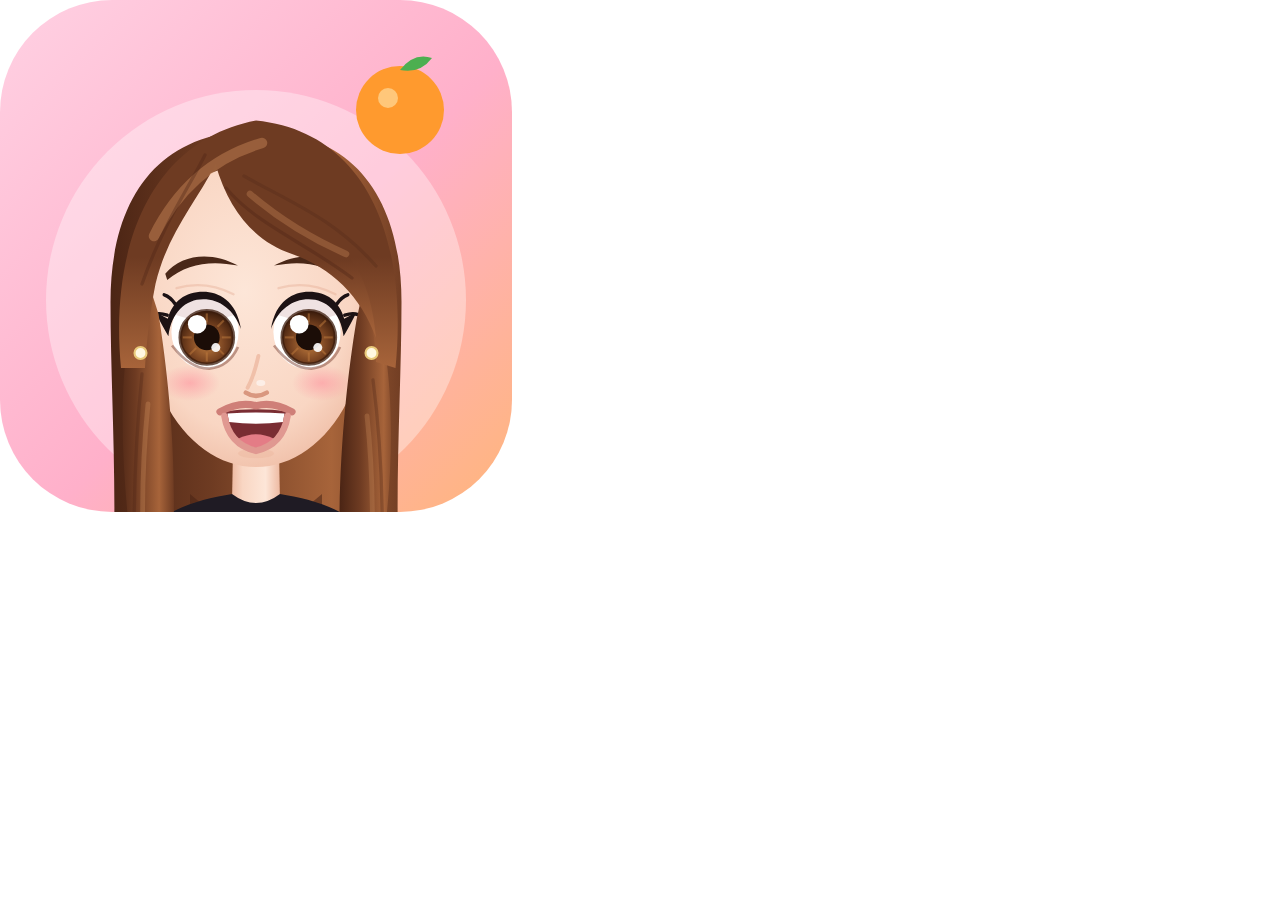
<file: tools/icon.html>
<!doctype html>
<html><head><meta charset="utf-8"><style>html,body{margin:0;background:transparent}#c{width:512px;height:512px}</style></head>
<body><div id="c"></div>
<script type="module">
  import { renderLanaHead } from '../js/art/character.js';
  import { DEFAULT_OUTFIT } from '../js/data/items.js';
  const q = new URLSearchParams(location.search);
  const maskable = q.get('m') === '1';
  const head = renderLanaHead({ outfit: DEFAULT_OUTFIT, expr: 'happy', viewBox: '40 14 120 150' })
    .replace('<svg ', `<svg x="${maskable ? 116 : 76}" y="${maskable ? 120 : 86}" width="${maskable ? 280 : 360}" height="${maskable ? 350 : 450}" `);
  document.getElementById('c').innerHTML = `<svg viewBox="0 0 512 512" width="512" height="512" xmlns="http://www.w3.org/2000/svg">
    <defs><linearGradient id="bg" x1="0" y1="0" x2="1" y2="1"><stop offset="0" stop-color="#ffd1e3"/><stop offset=".55" stop-color="#ffb0ca"/><stop offset="1" stop-color="#ffb57a"/></linearGradient>
    <clipPath id="r"><rect width="512" height="512" rx="${maskable ? 0 : 112}"/></clipPath></defs>
    <g clip-path="url(#r)">
      <rect width="512" height="512" fill="url(#bg)"/>
      <circle cx="256" cy="300" r="${maskable ? 170 : 210}" fill="#fff" opacity=".35"/>
      ${head}
      <g transform="translate(${maskable ? 360 : 400},${maskable ? 150 : 110})"><circle r="${maskable ? 34 : 44}" fill="#ff9a2e"/><circle cx="-12" cy="-12" r="10" fill="#ffc77a"/><path d="M0,-40 q14,-18 32,-12 q-12,16 -32,12 Z" fill="#4caf50"/></g>
    </g></svg>`;
</script></body></html>
</file>
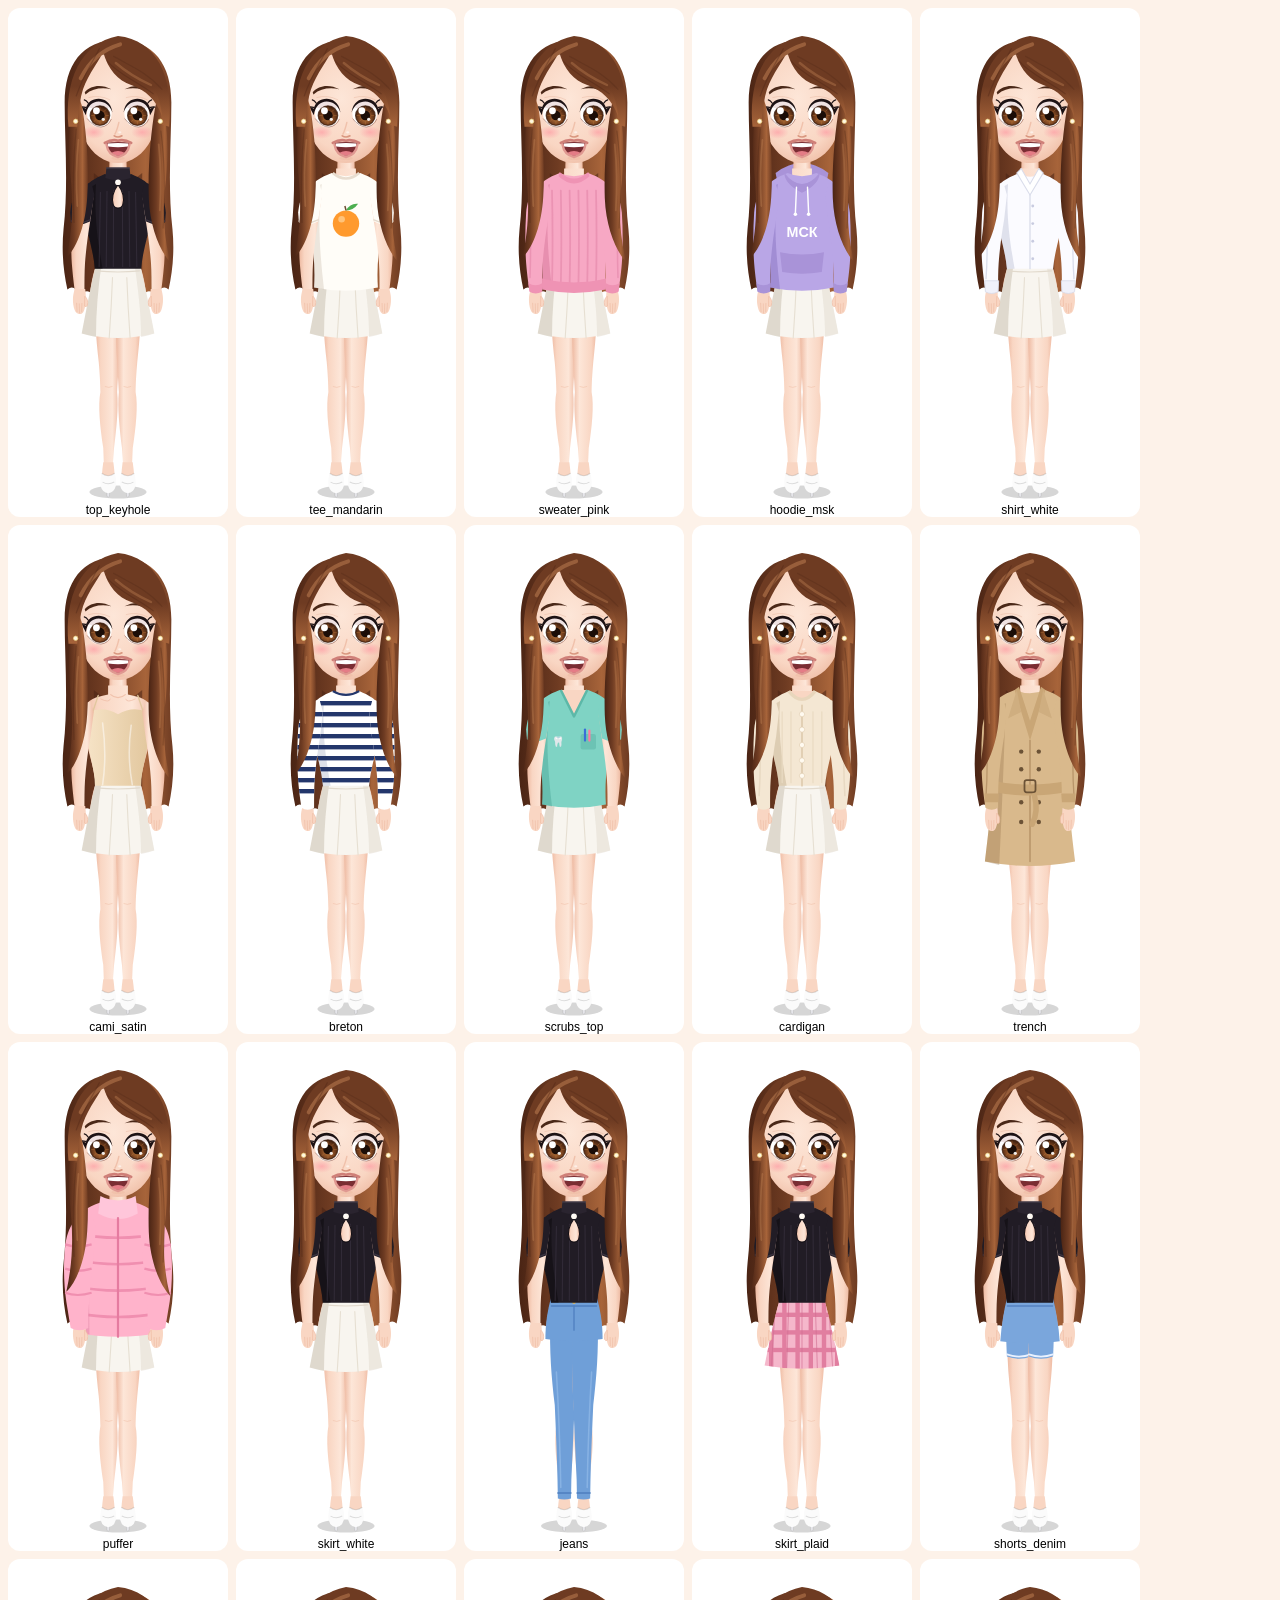
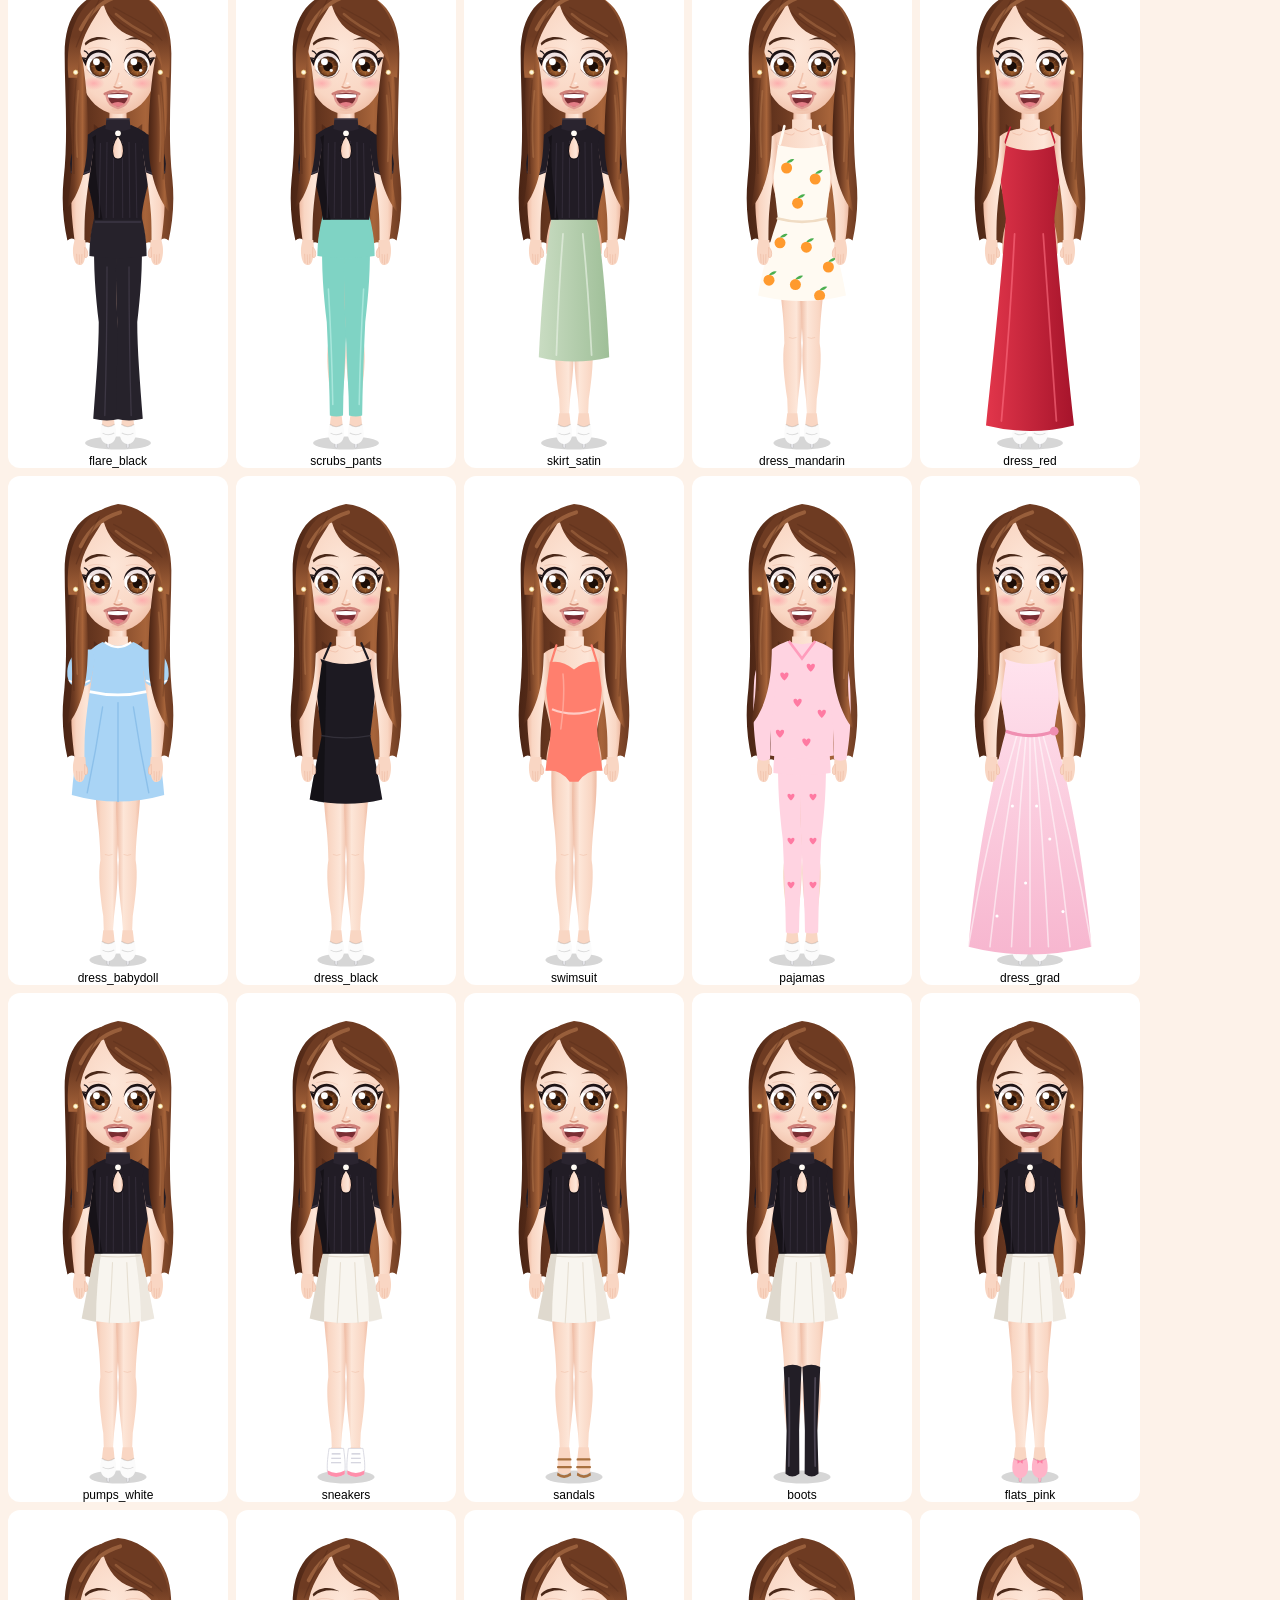
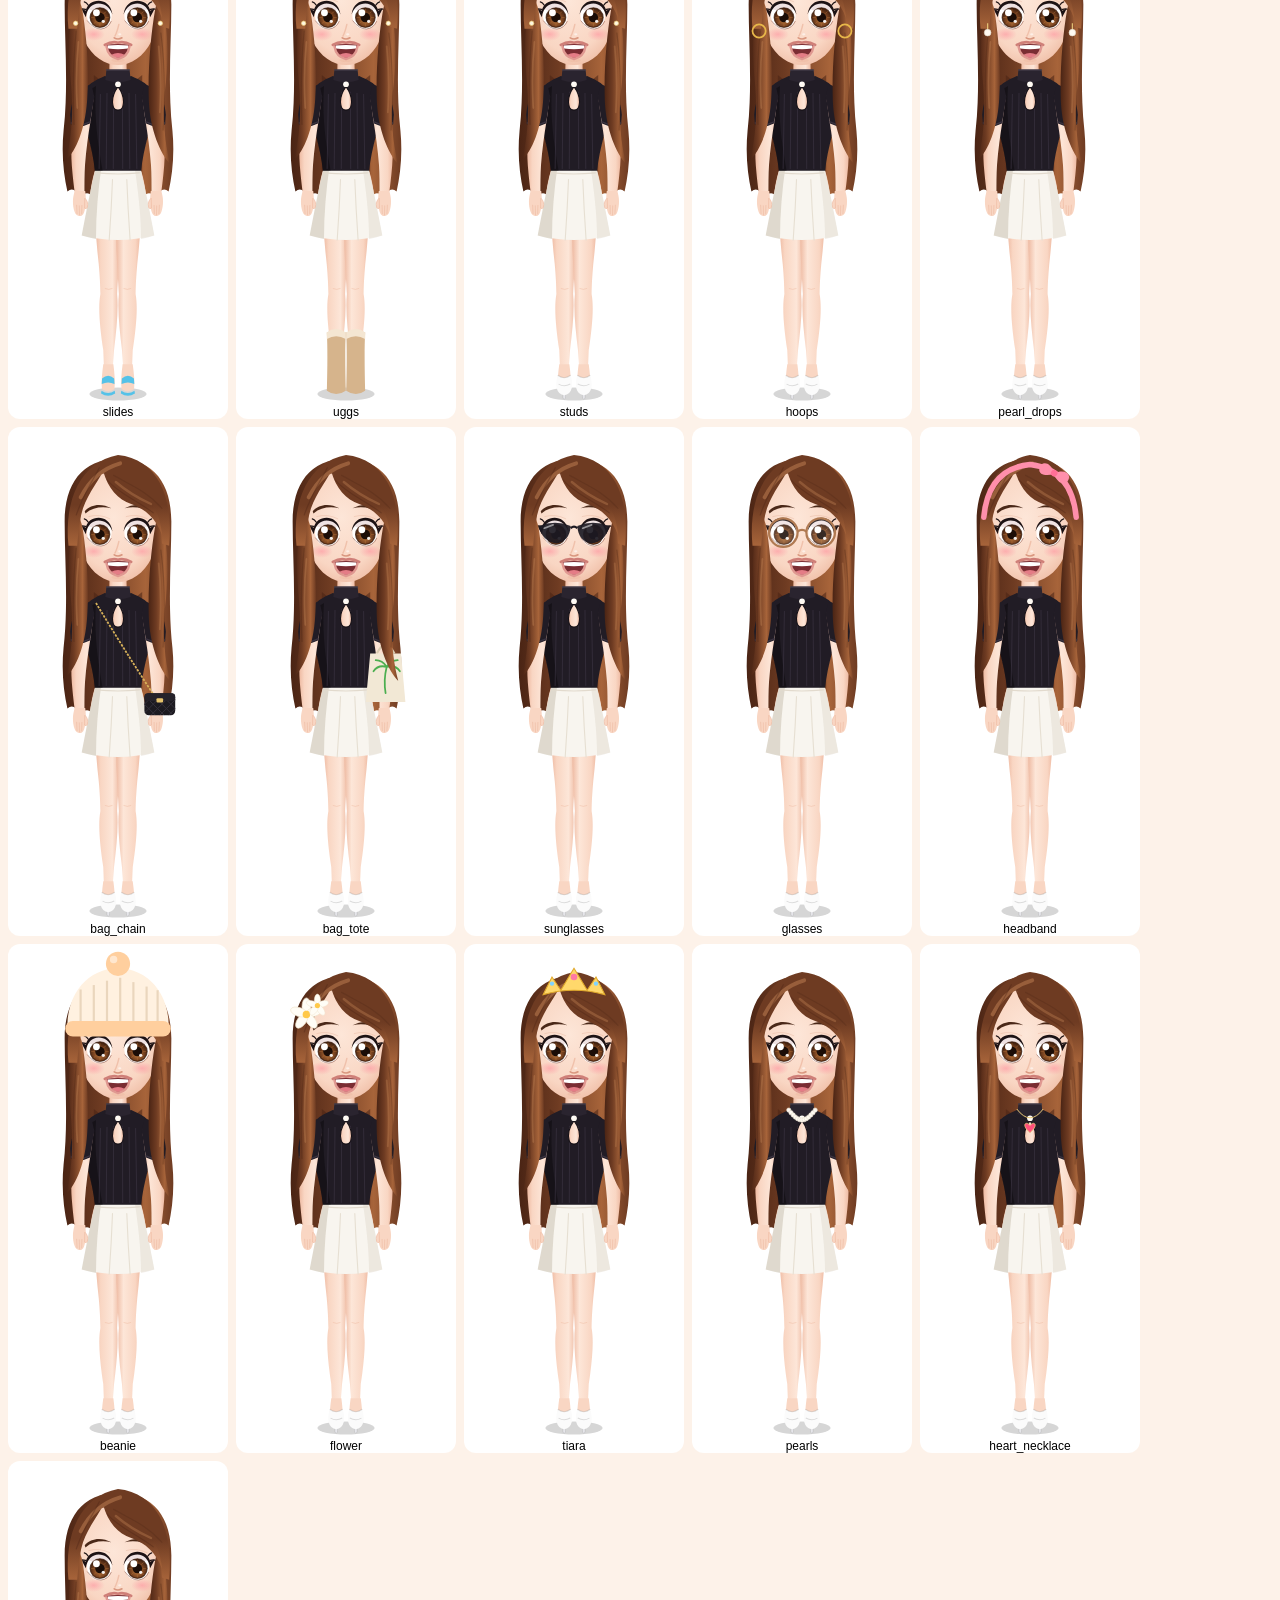
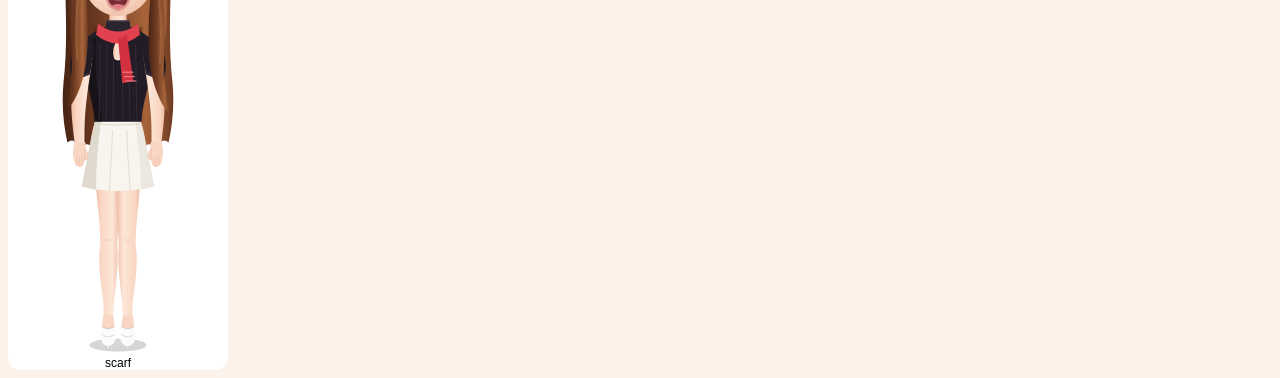
<file: tools/preview.html>
<!doctype html>
<html lang="ru">
<head>
<meta charset="utf-8">
<title>Character preview</title>
<style>
  body { margin: 0; background: #fdf2e9; font-family: sans-serif; }
  .grid { display: flex; flex-wrap: wrap; gap: 8px; padding: 8px; }
  .cell { width: 220px; background: #fff; border-radius: 12px; text-align: center; font-size: 12px; }
  .cell svg { width: 220px; height: 495px; display: block; }
  .big svg { width: 600px; height: auto; }
  .heads .cell svg { height: 220px; }
</style>
</head>
<body>
<div id="root"></div>
<script type="module">
  import { renderLana, renderLanaHead } from '../js/art/character.js';
  import { ITEMS, DEFAULT_OUTFIT } from '../js/data/items.js';
  const q = new URLSearchParams(location.search);
  const mode = q.get('mode') || 'outfits';
  const root = document.getElementById('root');
  const cell = (label, svg) => `<div class="cell">${svg}<div>${label}</div></div>`;
  let html = '';
  if (mode === 'big') {
    html = `<div class="big">${renderLana({ outfit: DEFAULT_OUTFIT, expr: q.get('expr') || 'neutral' })}</div>`;
  } else if (mode === 'face') {
    html = `<div class="big">${renderLana({ outfit: DEFAULT_OUTFIT, expr: q.get('expr') || 'neutral' }).replace('viewBox="0 0 200 450"', 'viewBox="45 15 110 130"')}</div>`;
  } else if (mode === 'expr') {
    html = '<div class="grid">' + ['neutral', 'happy', 'excited', 'sad', 'tired', 'surprised', 'kiss', 'sleep']
      .map((e) => cell(e, renderLana({ outfit: DEFAULT_OUTFIT, expr: e }))).join('') + '</div>';
  } else if (mode === 'hair') {
    html = '<div class="grid">' + ['long', 'waves', 'ponytail', 'bun', 'braids', 'bob', 'halfup']
      .map((h, i) => cell(h, renderLana({ outfit: { ...DEFAULT_OUTFIT, hairStyle: h, hairColor: ['chestnut','honey','black','copper','pink','platinum','chocolate'][i] } }))).join('') + '</div>';
  } else if (mode === 'scene') {
    const mod = await import(`../js/art/scenes/${q.get('id')}.js`);
    const W = mod.W;
    const lana = renderLana({ outfit: DEFAULT_OUTFIT, expr: 'happy' });
    html = `<div style="position:relative;width:${W/2}px;height:500px"><svg viewBox="0 0 ${W} 1000" width="${W/2}" height="500">${mod.paint({ phase: q.get('phase') || 'day', season: q.get('season') || 'autumn' })}</svg>
      <div style="position:absolute;left:${(mod.SCENE.spawn - 111)/2}px;top:${(mod.SCENE.floor - 500)/2 + 5}px;width:111px;height:250px">${lana.replace('<svg','<svg style="width:111px;height:250px"')}</div>
      ${mod.SCENE.hotspots.map(h => `<div style="position:absolute;left:${h.x/2-6}px;top:${h.y/2-6}px;width:12px;height:12px;border-radius:50%;background:red"></div><div style="position:absolute;left:${h.stand/2}px;top:${mod.SCENE.floor/2}px;width:2px;height:20px;background:blue"></div>`).join('')}</div>`;
  } else if (mode === 'heads') {
    html = '<div class="grid heads">' + ['happy', 'neutral', 'sleep'].map((e) => cell(e, renderLanaHead({ outfit: DEFAULT_OUTFIT, expr: e }))).join('') + '</div>';
  } else {
    const cat = q.get('cat');
    const ids = Object.keys(ITEMS).filter((id) => !cat || ITEMS[id].cat === cat);
    html = '<div class="grid">' + ids.map((id) => {
      const it = ITEMS[id];
      const o = { ...DEFAULT_OUTFIT };
      if (it.cat === 'acc') o.acc = [id];
      else if (it.cat === 'dress') o.dress = id;
      else o[it.cat] = id;
      return cell(id, renderLana({ outfit: o, expr: 'happy' }));
    }).join('') + '</div>';
  }
  root.innerHTML = html;
</script>
</body>
</html>
</file>
<file: css/fonts.css>
@font-face { font-family: 'Nunito'; font-style: normal; font-weight: 400; font-display: swap; src: url(../assets/fonts/nunito-cyrillic-400-normal.woff2) format('woff2'); unicode-range: U+0301, U+0400-045F, U+0490-0491, U+04B0-04B1, U+2116; }
@font-face { font-family: 'Nunito'; font-style: normal; font-weight: 400; font-display: swap; src: url(../assets/fonts/nunito-latin-400-normal.woff2) format('woff2'); unicode-range: U+0000-00FF, U+0131, U+0152-0153, U+02BB-02BC, U+02C6, U+02DA, U+02DC, U+0304, U+0308, U+0329, U+2000-206F, U+20AC, U+2122, U+2191, U+2193, U+2212, U+2215, U+FEFF, U+FFFD; }
@font-face { font-family: 'Nunito'; font-style: normal; font-weight: 700; font-display: swap; src: url(../assets/fonts/nunito-cyrillic-700-normal.woff2) format('woff2'); unicode-range: U+0301, U+0400-045F, U+0490-0491, U+04B0-04B1, U+2116; }
@font-face { font-family: 'Nunito'; font-style: normal; font-weight: 700; font-display: swap; src: url(../assets/fonts/nunito-latin-700-normal.woff2) format('woff2'); unicode-range: U+0000-00FF, U+0131, U+0152-0153, U+02BB-02BC, U+02C6, U+02DA, U+02DC, U+0304, U+0308, U+0329, U+2000-206F, U+20AC, U+2122, U+2191, U+2193, U+2212, U+2215, U+FEFF, U+FFFD; }
@font-face { font-family: 'Nunito'; font-style: normal; font-weight: 800; font-display: swap; src: url(../assets/fonts/nunito-cyrillic-800-normal.woff2) format('woff2'); unicode-range: U+0301, U+0400-045F, U+0490-0491, U+04B0-04B1, U+2116; }
@font-face { font-family: 'Nunito'; font-style: normal; font-weight: 800; font-display: swap; src: url(../assets/fonts/nunito-latin-800-normal.woff2) format('woff2'); unicode-range: U+0000-00FF, U+0131, U+0152-0153, U+02BB-02BC, U+02C6, U+02DA, U+02DC, U+0304, U+0308, U+0329, U+2000-206F, U+20AC, U+2122, U+2191, U+2193, U+2212, U+2215, U+FEFF, U+FFFD; }
@font-face { font-family: 'Nunito'; font-style: normal; font-weight: 900; font-display: swap; src: url(../assets/fonts/nunito-cyrillic-900-normal.woff2) format('woff2'); unicode-range: U+0301, U+0400-045F, U+0490-0491, U+04B0-04B1, U+2116; }
@font-face { font-family: 'Nunito'; font-style: normal; font-weight: 900; font-display: swap; src: url(../assets/fonts/nunito-latin-900-normal.woff2) format('woff2'); unicode-range: U+0000-00FF, U+0131, U+0152-0153, U+02BB-02BC, U+02C6, U+02DA, U+02DC, U+0304, U+0308, U+0329, U+2000-206F, U+20AC, U+2122, U+2191, U+2193, U+2212, U+2215, U+FEFF, U+FFFD; }
@font-face { font-family: 'Marck Script'; font-style: normal; font-weight: 400; font-display: swap; src: url(../assets/fonts/marck-script-cyrillic-400-normal.woff2) format('woff2'); unicode-range: U+0301, U+0400-045F, U+0490-0491, U+04B0-04B1, U+2116; }
@font-face { font-family: 'Marck Script'; font-style: normal; font-weight: 400; font-display: swap; src: url(../assets/fonts/marck-script-latin-400-normal.woff2) format('woff2'); unicode-range: U+0000-00FF, U+0131, U+0152-0153, U+02BB-02BC, U+02C6, U+02DA, U+02DC, U+0304, U+0308, U+0329, U+2000-206F, U+20AC, U+2122, U+2191, U+2193, U+2212, U+2215, U+FEFF, U+FFFD; }
</file>
<file: css/style.css>
/* ==========================================================================
   Лана: Жизнь — design system
   ========================================================================== */
:root {
  --ink: #4a2e45;
  --ink-soft: #7d6078;
  --ink-mute: #a991a3;
  --paper: #fff9f4;
  --card: #ffffff;
  --line: #f1e1ea;
  --pink: #ff6f9c;
  --pink-2: #ff9ebd;
  --pink-soft: #ffe3ee;
  --mandarin: #ff9a2e;
  --mandarin-soft: #fff0dc;
  --mint: #3fcfae;
  --mint-soft: #ddf8f0;
  --sky: #4fb3ff;
  --lav: #9a7bff;
  --lav-soft: #efe9ff;
  --gold: #ffc23d;
  --danger: #ff5a6e;
  --shadow-s: 0 2px 6px rgba(120, 50, 90, 0.12);
  --shadow-m: 0 8px 24px rgba(120, 50, 90, 0.18);
  --shadow-l: 0 18px 50px rgba(80, 30, 70, 0.28);
  --r-s: 12px;
  --r-m: 18px;
  --r-l: 28px;
  --safe-t: env(safe-area-inset-top, 0px);
  --safe-b: env(safe-area-inset-bottom, 0px);
  --safe-l: env(safe-area-inset-left, 0px);
  --safe-r: env(safe-area-inset-right, 0px);
  --font: 'Nunito', system-ui, -apple-system, 'Segoe UI', Roboto, sans-serif;
  --script: 'Marck Script', 'Nunito', cursive;
  --ease-bounce: cubic-bezier(0.34, 1.56, 0.64, 1);
  --ease-out: cubic-bezier(0.22, 1, 0.36, 1);
}

* { box-sizing: border-box; -webkit-tap-highlight-color: transparent; }
[hidden] { display: none !important; }
html, body { margin: 0; height: 100%; overflow: hidden; background: #2b1d33; }
body {
  font-family: var(--font);
  color: var(--ink);
  -webkit-font-smoothing: antialiased;
  user-select: none;
  -webkit-user-select: none;
  -webkit-touch-callout: none;
  touch-action: manipulation;
  overscroll-behavior: none;
}
button { font: inherit; color: inherit; border: 0; background: none; cursor: pointer; padding: 0; }
input, textarea { font: inherit; color: inherit; user-select: text; -webkit-user-select: text; }
svg { display: block; }

#app { position: fixed; inset: 0; overflow: hidden; background: var(--paper); }

/* ---------------------------------------------------------------- buttons */
.btn {
  display: inline-flex; align-items: center; justify-content: center; gap: 8px;
  min-height: 48px; padding: 0 22px; border-radius: 999px;
  font-weight: 900; font-size: 17px; letter-spacing: 0.2px; color: #fff;
  background: linear-gradient(180deg, #ff8db0, var(--pink));
  box-shadow: 0 4px 0 #e04f80, 0 10px 22px rgba(255, 90, 140, 0.35);
  transition: transform 0.15s var(--ease-bounce), box-shadow 0.15s, filter 0.2s;
}
.btn:active { transform: translateY(3px); box-shadow: 0 1px 0 #e04f80, 0 4px 10px rgba(255, 90, 140, 0.3); }
.btn[disabled] { filter: grayscale(0.8) opacity(0.6); pointer-events: none; }
.btn.mint { background: linear-gradient(180deg, #6fe3c7, var(--mint)); box-shadow: 0 4px 0 #22a888, 0 10px 22px rgba(40, 190, 150, 0.3); }
.btn.mint:active { box-shadow: 0 1px 0 #22a888; }
.btn.orange { background: linear-gradient(180deg, #ffb75e, var(--mandarin)); box-shadow: 0 4px 0 #e07a10, 0 10px 22px rgba(255, 150, 40, 0.35); }
.btn.orange:active { box-shadow: 0 1px 0 #e07a10; }
.btn.lav { background: linear-gradient(180deg, #b7a0ff, var(--lav)); box-shadow: 0 4px 0 #7356e6, 0 10px 22px rgba(130, 100, 255, 0.3); }
.btn.ghost { background: #fff; color: var(--ink); box-shadow: 0 3px 0 #ecd5e1, var(--shadow-s); }
.btn.ghost:active { box-shadow: 0 1px 0 #ecd5e1; }
.btn.small { min-height: 38px; padding: 0 16px; font-size: 15px; }
.btn.block { width: 100%; }
.icon-btn {
  width: 44px; height: 44px; border-radius: 50%; display: grid; place-items: center;
  background: rgba(255, 255, 255, 0.92); box-shadow: var(--shadow-s); font-size: 20px;
  transition: transform 0.15s var(--ease-bounce);
}
.icon-btn:active { transform: scale(0.9); }

/* ---------------------------------------------------------------- loading / title */
.splash {
  position: absolute; inset: 0; display: grid; place-items: center; z-index: 100;
  background: radial-gradient(120% 90% at 50% 0%, #ffe3ee 0%, #ffd0c2 45%, #ffb98f 100%);
  transition: opacity 0.6s;
}
.splash.hide { opacity: 0; pointer-events: none; }
.splash .mandarin-loader { width: 72px; height: 72px; animation: spin-bounce 1.2s var(--ease-bounce) infinite; }
@keyframes spin-bounce { 0% { transform: rotate(0) scale(1); } 50% { transform: rotate(180deg) scale(1.12); } 100% { transform: rotate(360deg) scale(1); } }

.title-screen {
  position: absolute; inset: 0; overflow: hidden; display: flex; flex-direction: column; align-items: center;
  background: linear-gradient(180deg, #8fd0ff 0%, #ffd6e6 52%, #ffc7a1 100%);
}
.title-screen .title-bg { position: absolute; inset: 0; }
.title-screen .title-bg svg { width: 100%; height: 100%; }
.title-logo {
  position: relative; margin-top: calc(28px + var(--safe-t)); text-align: center; z-index: 2;
  animation: drop-in 0.9s var(--ease-bounce) both;
}
.title-logo h1 {
  margin: 0; font-family: var(--script); font-weight: 400; font-size: clamp(64px, 17vw, 108px); line-height: 0.95;
  color: #fff; text-shadow: 0 4px 0 #ff7aa2, 0 8px 0 #e05888, 0 14px 26px rgba(160, 40, 90, 0.35);
}
.title-logo .tag {
  display: inline-block; margin-top: 10px; padding: 6px 16px; border-radius: 999px; background: rgba(255, 255, 255, 0.85);
  font-weight: 900; font-size: 15px; color: var(--pink); letter-spacing: 1.5px; text-transform: uppercase; box-shadow: var(--shadow-s);
}
.title-hero { position: absolute; left: 50%; bottom: 0; transform: translateX(-50%); height: 62%; z-index: 2; animation: rise 1s 0.2s var(--ease-out) both; }
.title-hero svg { height: 100%; width: auto; }
.title-actions {
  position: absolute; left: 0; right: 0; bottom: calc(26px + var(--safe-b)); z-index: 3;
  display: flex; flex-direction: column; align-items: center; gap: 12px; padding: 0 24px;
  animation: rise 0.8s 0.5s var(--ease-out) both;
}
.title-actions .btn { width: min(320px, 100%); min-height: 56px; font-size: 19px; }
.title-footer { font-size: 12px; color: rgba(255, 255, 255, 0.9); font-weight: 800; text-shadow: 0 1px 2px rgba(0, 0, 0, 0.2); }
@keyframes drop-in { from { transform: translateY(-60px) scale(0.8); opacity: 0; } to { transform: none; opacity: 1; } }
@keyframes rise { from { transform: translate(-50%, 40px); opacity: 0; } to { transform: translate(-50%, 0); opacity: 1; } }
.title-actions { --tx: 0; }
@keyframes rise-plain { from { transform: translateY(40px); opacity: 0; } to { transform: none; opacity: 1; } }
.title-actions { animation-name: rise-plain; }

/* floating petals / sparkles */
.petal { position: absolute; top: -20px; font-size: 18px; animation: fall linear infinite; opacity: 0.85; pointer-events: none; z-index: 1; }
@keyframes fall { to { transform: translate(var(--dx, 40px), 110vh) rotate(540deg); } }

/* ---------------------------------------------------------------- world */
#world { position: absolute; inset: 0; overflow: hidden; touch-action: none; cursor: grab; }
#world.dragging { cursor: grabbing; }
.world-inner { position: absolute; top: 0; left: 0; height: 100%; will-change: transform; }
.world-inner .bg { position: absolute; inset: 0; }
.world-inner .bg svg { width: 100%; height: 100%; }
.tint { position: absolute; inset: 0; pointer-events: none; transition: background 2s; mix-blend-mode: multiply; }
.weather { position: absolute; inset: 0; pointer-events: none; overflow: hidden; }
.weather i { position: absolute; top: -10px; border-radius: 50%; background: #fff; animation: snow linear infinite; opacity: 0.9; }
@keyframes snow { to { transform: translate(var(--dx, 20px), 110vh); } }
.weather u { position: absolute; top: -40px; width: 2px; height: 30px; border-radius: 2px; background: linear-gradient(rgba(255,255,255,0), rgba(220,235,255,.95)); transform: rotate(12deg); animation: rain linear infinite; }
@keyframes rain { to { transform: translate(-90px, 110vh) rotate(12deg); } }
.weather b { position: absolute; top: -20px; width: 18px; height: 12px; border-radius: 0 60% 0 60%; animation: leaf linear infinite; }
@keyframes leaf { 0% { transform: translate(0, 0) rotate(0); } 100% { transform: translate(var(--dx, -60px), 110vh) rotate(720deg); } }

.actor { position: absolute; bottom: 0; transform-origin: 50% 100%; pointer-events: none; }
.actor .lana-svg { width: 100%; height: 100%; overflow: visible; }
.actor.lana { z-index: 5; will-change: transform; }
.actor.npc { z-index: 4; pointer-events: auto; cursor: pointer; }
.actor.pet { z-index: 6; pointer-events: auto; cursor: pointer; transition: none; }
.actor-flip { width: 100%; height: 100%; transition: transform 0.25s; }
.actor.face-left .actor-flip { transform: scaleX(-1); }

/* Lana body animation hooks (classes on .actor) */
.lana-svg .body-root { transform-origin: 100px 440px; animation: breathe 3.6s ease-in-out infinite; }
@keyframes breathe { 0%, 100% { transform: scale(1, 1); } 50% { transform: scale(1.006, 0.993); } }
.lana-svg .head { animation: head-idle 6s ease-in-out infinite; }
@keyframes head-idle { 0%, 100% { transform: rotate(0); } 30% { transform: rotate(-1.6deg); } 60% { transform: rotate(1.2deg); } }
.lana-svg .hair-back { transform-origin: 100px 60px; animation: hair-sway 5s ease-in-out infinite; }
@keyframes hair-sway { 0%, 100% { transform: rotate(0); } 50% { transform: rotate(0.8deg); } }
.lana-svg .eye { transform-box: fill-box; transform-origin: 50% 45%; }
.lana-svg .look { animation: look 11s ease-in-out infinite; }
@keyframes look { 0%, 28% { transform: translate(0, 0); } 33%, 47% { transform: translate(-1.8px, 0.3px); } 53%, 66% { transform: translate(1.5px, -0.2px); } 72%, 100% { transform: translate(0, 0); } }
.lana-svg .eye-shut, .lana-head .eye-shut { opacity: 0; }
.lana-svg.blinking .eye, .lana-head.blinking .eye { opacity: 0; }
.lana-svg.blinking .eye-shut, .lana-head.blinking .eye-shut { opacity: 1; }

/* ---- walking: step, hip sway, counter-swinging arms, turn towards the walking direction ---- */
.actor.lana .actor-flip { transition: transform 0.35s var(--ease-out), opacity 0.5s; transform-origin: 50% 100%; }
.actor.lana.face-left .actor-flip { transform: none; }
.actor.lana.walking .actor-flip { transform: perspective(900px) rotateY(18deg); }
.actor.lana.walking.face-left .actor-flip { transform: perspective(900px) rotateY(-18deg); }
.walking .lana-svg .legL { animation: legL 0.56s ease-in-out infinite; }
.walking .lana-svg .legR { animation: legR 0.56s ease-in-out infinite; }
.walking .lana-svg .armL { animation: armL 0.56s ease-in-out infinite; }
.walking .lana-svg .armR { animation: armR 0.56s ease-in-out infinite; }
.walking .lana-svg .body-root { animation: walk-bob 0.28s ease-in-out infinite alternate; }
.walking .lana-svg .torso { transform-origin: 100px 250px; animation: hips 0.56s ease-in-out infinite; }
.walking .lana-svg .head { animation: walk-head 0.56s ease-in-out infinite; }
.walking .lana-svg .hair-back { animation: hair-walk 0.56s ease-in-out infinite; }
@keyframes legL { 0%, 100% { transform: rotate(11deg); } 50% { transform: rotate(-11deg); } }
@keyframes legR { 0%, 100% { transform: rotate(-11deg); } 50% { transform: rotate(11deg); } }
@keyframes armL { 0%, 100% { transform: rotate(-12deg); } 50% { transform: rotate(10deg); } }
@keyframes armR { 0%, 100% { transform: rotate(12deg); } 50% { transform: rotate(-10deg); } }
@keyframes walk-bob { from { transform: translateY(0); } to { transform: translateY(-6px); } }
@keyframes hips { 0%, 100% { transform: rotate(1.4deg); } 50% { transform: rotate(-1.4deg); } }
@keyframes walk-head { 0%, 100% { transform: rotate(-1.2deg); } 50% { transform: rotate(1.2deg); } }
@keyframes hair-walk { 0%, 100% { transform: rotate(1.6deg); } 50% { transform: rotate(-1.2deg); } }
.dust { position: absolute; width: 14px; height: 8px; border-radius: 50%; background: rgba(255, 255, 255, 0.75); pointer-events: none; z-index: 4; animation: dust 0.6s ease-out forwards; }
@keyframes dust { from { transform: translate(-50%, 0) scale(0.6); opacity: 0.9; } to { transform: translate(calc(-50% + var(--dx, -10px)), -10px) scale(1.8); opacity: 0; } }

/* ---- idle variety (played occasionally when Lana stands still) ---- */
.idle-stretch .lana-svg .armL { animation: stretchL 1.8s ease-in-out; }
.idle-stretch .lana-svg .armR { animation: stretchR 1.8s ease-in-out; }
.idle-stretch .lana-svg .body-root { animation: stretch-body 1.8s ease-in-out; }
@keyframes stretchL { 0%, 100% { transform: rotate(0); } 35%, 65% { transform: rotate(158deg); } }
@keyframes stretchR { 0%, 100% { transform: rotate(0); } 35%, 65% { transform: rotate(-158deg); } }
@keyframes stretch-body { 0%, 100% { transform: scale(1, 1); } 40%, 60% { transform: scale(0.99, 1.025); } }
.idle-look .lana-svg .head { animation: look-around 2.6s ease-in-out; }
@keyframes look-around { 0%, 100% { transform: rotate(0); } 25%, 40% { transform: rotate(-5deg) translateX(-2px); } 60%, 80% { transform: rotate(4deg) translateX(2px); } }
.idle-sway .lana-svg .torso, .idle-sway .lana-svg .head { transform-origin: 100px 300px; animation: sway 2.4s ease-in-out; }
@keyframes sway { 0%, 100% { transform: rotate(0); } 30% { transform: rotate(-2.2deg); } 70% { transform: rotate(2deg); } }
.idle-wave .lana-svg .armR, .wave .lana-svg .armR { animation: hello 0.42s ease-in-out 5 alternate; }
@keyframes hello { from { transform: rotate(-152deg); } to { transform: rotate(-122deg); } }
.idle-heel .lana-svg .body-root { animation: heel 1.2s ease-in-out; }
@keyframes heel { 0%, 100% { transform: translateY(0); } 25%, 55% { transform: translateY(-7px); } 40% { transform: translateY(-4px); } }

/* ---- action poses (classes pose-*) ---- */
.pose-work .lana-svg .armL { animation: busyL 0.6s ease-in-out infinite; }
.pose-work .lana-svg .armR { animation: busyR 0.7s ease-in-out infinite; }
@keyframes busyL { 0%, 100% { transform: rotate(-4deg); } 50% { transform: rotate(-26deg); } }
@keyframes busyR { 0%, 100% { transform: rotate(6deg); } 50% { transform: rotate(30deg); } }
.pose-eat .lana-svg .armR, .pose-drink .lana-svg .armR { animation: eatR 1.4s ease-in-out infinite; }
@keyframes eatR { 0%, 100% { transform: rotate(8deg); } 45%, 60% { transform: rotate(34deg); } }
.pose-eat .lana-svg .head, .pose-drink .lana-svg .head { animation: chew 1.4s ease-in-out infinite; }
@keyframes chew { 0%, 40%, 100% { transform: rotate(0); } 55% { transform: rotate(1.8deg) translateY(1px); } 70% { transform: rotate(-1deg); } }
.pose-phone .lana-svg .armR, .pose-read .lana-svg .armR { transform: rotate(26deg); animation: none; }
.pose-read .lana-svg .armL { transform: rotate(-24deg); animation: none; }
.pose-phone .lana-svg .head, .pose-read .lana-svg .head { animation: read-head 3s ease-in-out infinite; }
@keyframes read-head { 0%, 100% { transform: rotate(2deg) translateY(2px); } 50% { transform: rotate(-1deg) translateY(2px); } }
.pose-selfie .lana-svg .armR { transform: rotate(-148deg); animation: none; }
.pose-selfie .lana-svg .head { animation: none; transform: rotate(-4deg); }
.pose-talk .lana-svg .armR { animation: talkR 1.6s ease-in-out infinite; }
.pose-talk .lana-svg .armL { animation: talkL 2.1s ease-in-out infinite; }
.pose-talk .lana-svg .head { animation: nod 1.6s ease-in-out infinite; }
@keyframes talkR { 0%, 100% { transform: rotate(4deg); } 30% { transform: rotate(-28deg); } 55% { transform: rotate(-12deg); } }
@keyframes talkL { 0%, 100% { transform: rotate(-3deg); } 40% { transform: rotate(22deg); } }
@keyframes nod { 0%, 100% { transform: rotate(0); } 50% { transform: rotate(2deg) translateY(1.5px); } }
.pose-cook .lana-svg .armR { animation: stir 0.9s linear infinite; }
.pose-cook .lana-svg .armL { transform: rotate(-18deg); }
@keyframes stir { 0% { transform: rotate(20deg); } 25% { transform: rotate(32deg); } 50% { transform: rotate(24deg); } 75% { transform: rotate(12deg); } 100% { transform: rotate(20deg); } }
.pose-groom .lana-svg .armR { animation: groom 0.5s ease-in-out infinite alternate; }
@keyframes groom { from { transform: rotate(28deg); } to { transform: rotate(38deg); } }
.pose-rest .lana-svg .body-root { animation: breathe 5s ease-in-out infinite; }
.pose-rest .lana-svg .head { animation: rest-head 5s ease-in-out infinite; }
@keyframes rest-head { 0%, 100% { transform: rotate(-2deg); } 50% { transform: rotate(2deg); } }
.pose-dance .lana-svg .body-root { animation: dance 0.5s ease-in-out infinite alternate; }
.pose-dance .lana-svg .armL { animation: wave-l 0.5s ease-in-out infinite; }
.pose-dance .lana-svg .armR { animation: wave-r 0.5s ease-in-out infinite 0.25s; }
@keyframes dance { from { transform: translateY(0) rotate(-2deg); } to { transform: translateY(-10px) rotate(2deg); } }
.pose-feed .lana-svg .armR { animation: toss 0.9s ease-in-out infinite; }
@keyframes toss { 0%, 100% { transform: rotate(10deg); } 50% { transform: rotate(-40deg); } }
.joy .lana-svg .body-root { animation: joy-jump 0.5s var(--ease-bounce) 2; }
.joy .lana-svg .armL { animation: wave-l 0.5s ease-in-out 2; }
.joy .lana-svg .armR { animation: wave-r 0.5s ease-in-out 2; }
@keyframes joy-jump { 0%, 100% { transform: translateY(0); } 40% { transform: translateY(-34px); } }
@keyframes wave-l { 50% { transform: rotate(60deg); } }
@keyframes wave-r { 50% { transform: rotate(-60deg); } }

/* props held during actions — positioned in % of the character box (200 × 450 art) */
.prop { position: absolute; z-index: 2; font-size: calc(var(--s, 1) * 30px); line-height: 1; transform: translate(-50%, -50%); pointer-events: none; filter: drop-shadow(0 2px 2px rgba(0, 0, 0, 0.18)); animation: prop-in 0.3s var(--ease-bounce) both; }
@keyframes prop-in { from { opacity: 0; transform: translate(-50%, -50%) scale(0.3); } }
.prop.p-eat, .prop.p-drink { left: 66%; top: 58%; animation: prop-in 0.3s var(--ease-bounce) both, to-mouth 1.4s ease-in-out infinite 0.3s; }
@keyframes to-mouth { 0%, 100% { left: 66%; top: 58%; } 45%, 60% { left: 57%; top: 31%; transform: translate(-50%, -50%) rotate(-12deg); } }
.prop.p-phone { left: 58%; top: 47%; animation: prop-in 0.3s var(--ease-bounce) both, hold 2.4s ease-in-out infinite; }
.prop.p-read { left: 50%; top: 52%; font-size: calc(var(--s, 1) * 38px); animation: prop-in 0.3s var(--ease-bounce) both, hold 3s ease-in-out infinite; }
@keyframes hold { 0%, 100% { margin-top: 0; } 50% { margin-top: 2px; } }
.prop.p-selfie { left: 86%; top: 17%; animation: prop-in 0.3s var(--ease-bounce) both; }
.prop.p-groom { left: 58%; top: 29%; font-size: calc(var(--s, 1) * 22px); animation: prop-in 0.3s var(--ease-bounce) both, brush 0.25s linear infinite alternate; }
@keyframes brush { from { margin-left: -3px; } to { margin-left: 3px; } }
.prop.p-cook { left: 63%; top: 56%; animation: prop-in 0.3s var(--ease-bounce) both, stir-prop 0.9s linear infinite; }
@keyframes stir-prop { 0% { margin-left: 0; margin-top: 0; } 25% { margin-left: 4px; margin-top: 2px; } 50% { margin-left: 0; margin-top: 4px; } 75% { margin-left: -4px; margin-top: 2px; } 100% { margin-left: 0; margin-top: 0; } }
.prop.p-feed { left: 70%; top: 58%; animation: prop-in 0.3s var(--ease-bounce) both, toss-prop 0.9s ease-in-out infinite; }
@keyframes toss-prop { 0%, 100% { left: 68%; top: 58%; opacity: 1; } 50% { left: 90%; top: 45%; opacity: 0.6; } }
.flash { position: absolute; inset: 0; background: #fff; z-index: 95; pointer-events: none; animation: flash 0.45s ease-out forwards; }
@keyframes flash { from { opacity: 0.85; } to { opacity: 0; } }

/* iris-wipe scene transition */
.iris-wipe { position: absolute; inset: 0; z-index: 70; display: grid; place-items: center; background: linear-gradient(160deg, #ffb3cb, #ffcf9e); clip-path: circle(0% at var(--cx, 50%) var(--cy, 60%)); animation: iris-close 0.5s var(--ease-out) forwards; }
.iris-wipe.open { animation: iris-open 0.55s var(--ease-out) forwards; }
@keyframes iris-close { to { clip-path: circle(150% at var(--cx, 50%) var(--cy, 60%)); } }
@keyframes iris-open { from { clip-path: circle(150% at 50% 60%); } to { clip-path: circle(0% at 50% 60%); } }
.iris-wipe .iw-ico { font-size: 80px; animation: wiggle 1s ease-in-out infinite; }
.iris-wipe .iw-t { margin-top: 6px; font-weight: 900; font-size: 22px; color: #fff; text-shadow: 0 2px 6px rgba(0, 0, 0, 0.15); text-align: center; }
.heart-pop { position: absolute; font-size: 26px; pointer-events: none; z-index: 8; animation: heart-up 1.2s ease-out forwards; }
@keyframes heart-up { from { transform: translate(-50%, 0) scale(0.4); opacity: 1; } to { transform: translate(calc(-50% + var(--dx, 0px)), -90px) scale(1.2); opacity: 0; } }

/* plumbob + bubbles above head */
.overhead { position: absolute; left: 50%; transform: translateX(-50%); bottom: 100%; display: flex; flex-direction: column; align-items: center; gap: 6px; pointer-events: none; }
.plumbob { width: 26px; height: 42px; animation: plumb 3s ease-in-out infinite; filter: drop-shadow(0 0 8px var(--plumb, #5ee08a)); }
@keyframes plumb { 0%, 100% { transform: translateY(0) rotateY(0); } 50% { transform: translateY(-8px) rotateY(180deg); } }
.thought {
  position: absolute; bottom: calc(100% + 54px); left: 62%; min-width: 58px; height: 52px; padding: 0 12px; border-radius: 26px;
  display: flex; align-items: center; justify-content: center; gap: 4px; font-size: 26px;
  background: #fff; box-shadow: var(--shadow-m); animation: pop-in 0.35s var(--ease-bounce) both; pointer-events: none;
}
.thought::before, .thought::after { content: ''; position: absolute; border-radius: 50%; background: #fff; box-shadow: var(--shadow-s); }
.thought::before { width: 14px; height: 14px; left: 8px; bottom: -14px; }
.thought::after { width: 8px; height: 8px; left: 0; bottom: -26px; }
.act-progress {
  position: absolute; bottom: calc(100% + 8px); left: 50%; transform: translateX(-50%); width: 120px; height: 14px; border-radius: 8px;
  background: rgba(255, 255, 255, 0.85); box-shadow: var(--shadow-s); overflow: hidden; pointer-events: none;
}
.act-progress > i { display: block; height: 100%; width: 0; border-radius: 8px; background: linear-gradient(90deg, #7ae3c4, #3fcfae); }
@keyframes pop-in { from { transform: scale(0.3); opacity: 0; } to { transform: scale(1); opacity: 1; } }

/* hotspots */
.hotspot {
  position: absolute; transform: translate(-50%, -50%); z-index: 7; width: 52px; height: 52px; border-radius: 50%;
  display: grid; place-items: center; font-size: 24px;
  background: rgba(255, 255, 255, 0.82); box-shadow: 0 0 0 4px rgba(255, 255, 255, 0.35), var(--shadow-m);
  animation: hs-float 2.8s ease-in-out infinite; transition: transform 0.2s var(--ease-bounce), opacity 0.3s;
}
.hotspot::after {
  content: ''; position: absolute; inset: -6px; border-radius: 50%; border: 2px solid rgba(255, 255, 255, 0.9);
  animation: hs-ring 2.4s ease-out infinite;
}
.hotspot:active { transform: translate(-50%, -50%) scale(0.88); }
.hotspot .hs-label {
  position: absolute; top: 100%; margin-top: 6px; white-space: nowrap; font-size: 12px; font-weight: 900; color: var(--ink);
  background: rgba(255, 255, 255, 0.92); padding: 2px 9px; border-radius: 999px; box-shadow: var(--shadow-s);
}
.hotspot.quest-target { background: #fff; box-shadow: 0 0 0 5px rgba(154, 123, 255, 0.55), 0 0 26px rgba(154, 123, 255, 0.8); }
.hotspot.quest-target::before { content: '👇'; position: absolute; bottom: 100%; margin-bottom: 4px; font-size: 26px; animation: point 0.8s ease-in-out infinite alternate; }
@keyframes point { from { transform: translateY(-6px); } to { transform: translateY(2px); } }
.hotspot.npc-hs { width: 46px; height: 46px; font-size: 21px; }
.hotspots-hidden .hotspot { opacity: 0; pointer-events: none; }
.hotspots { position: absolute; inset: 0; z-index: 7; pointer-events: none; }
.hotspots .hotspot { pointer-events: auto; }
@keyframes hs-float { 0%, 100% { margin-top: 0; } 50% { margin-top: -7px; } }
@keyframes hs-ring { 0% { transform: scale(0.85); opacity: 0.9; } 100% { transform: scale(1.35); opacity: 0; } }

.tap-ripple { position: absolute; width: 40px; height: 14px; margin: -7px 0 0 -20px; border-radius: 50%; border: 3px solid rgba(255, 255, 255, 0.95); animation: ripple 0.6s ease-out forwards; pointer-events: none; z-index: 2; }
@keyframes ripple { to { transform: scale(2.4); opacity: 0; } }

/* location banner */
.loc-banner {
  position: absolute; left: 50%; top: calc(132px + var(--safe-t)); transform: translateX(-50%); z-index: 20; text-align: center; pointer-events: none;
  padding: 10px 26px 12px; border-radius: 22px; background: rgba(255, 255, 255, 0.9); box-shadow: var(--shadow-m);
  animation: banner 3.2s var(--ease-out) forwards;
}
.loc-banner b { display: block; font-family: var(--script); font-weight: 400; font-size: 34px; line-height: 1; color: var(--pink); }
.loc-banner span { font-size: 13px; font-weight: 800; color: var(--ink-soft); }
@keyframes banner { 0% { opacity: 0; transform: translate(-50%, -20px) scale(0.9); } 12%, 80% { opacity: 1; transform: translate(-50%, 0) scale(1); } 100% { opacity: 0; transform: translate(-50%, -10px); } }

/* ---------------------------------------------------------------- HUD */
.hud { position: absolute; inset: 0; pointer-events: none; z-index: 10; }
.hud > * { pointer-events: auto; }
.hud-top {
  position: absolute; top: calc(10px + var(--safe-t)); left: calc(10px + var(--safe-l)); right: calc(10px + var(--safe-r));
  display: flex; align-items: flex-start; justify-content: space-between; gap: 8px; pointer-events: none;
}
.hud-top > * { pointer-events: auto; }
.pill {
  display: flex; align-items: center; gap: 8px; min-height: 44px; padding: 5px 14px 5px 6px; border-radius: 999px;
  background: rgba(255, 255, 255, 0.92); box-shadow: var(--shadow-m); backdrop-filter: blur(8px); -webkit-backdrop-filter: blur(8px);
}
.clock-pill .ico { width: 34px; height: 34px; border-radius: 50%; display: grid; place-items: center; font-size: 18px; background: var(--mandarin-soft); }
.clock-pill .t { font-weight: 900; font-size: 18px; line-height: 1; }
.clock-pill .d { white-space: nowrap; font-weight: 800; font-size: 11px; color: var(--ink-soft); line-height: 1.1; margin-top: 2px; }
.speed { display: flex; gap: 2px; margin-left: 4px; }
.speed button { width: 30px; height: 30px; border-radius: 50%; font-size: 12px; font-weight: 900; color: var(--ink-soft); }
.speed button.on { background: var(--pink); color: #fff; box-shadow: 0 2px 6px rgba(255, 90, 140, 0.4); }
.money-pill { padding: 5px 14px 5px 6px; }
.money-pill .coin { width: 32px; height: 32px; border-radius: 50%; display: grid; place-items: center; background: linear-gradient(180deg, #ffe08a, #ffc23d); box-shadow: inset 0 -3px 0 #e8a020; font-weight: 900; color: #a8640a; font-size: 16px; }
.money-pill b { font-size: 17px; font-weight: 900; }
.money-pill.bump { animation: bump 0.4s var(--ease-bounce); }
@keyframes bump { 50% { transform: scale(1.15); } }
.hud-right { display: flex; flex-direction: column; align-items: flex-end; gap: 8px; }

.quest-chip {
  position: absolute; top: calc(66px + var(--safe-t)); left: calc(10px + var(--safe-l)); max-width: min(330px, calc(100% - 20px));
  display: flex; align-items: center; gap: 10px; padding: 8px 14px 8px 8px; border-radius: 18px;
  background: rgba(255, 255, 255, 0.9); box-shadow: var(--shadow-m); backdrop-filter: blur(8px); -webkit-backdrop-filter: blur(8px);
  text-align: left; animation: pop-in 0.4s var(--ease-bounce);
}
.quest-chip .q-ico { flex: none; width: 36px; height: 36px; border-radius: 12px; display: grid; place-items: center; font-size: 20px; background: var(--lav-soft); }
.quest-chip .q-t { font-weight: 900; font-size: 13px; line-height: 1.15; }
.quest-chip .q-d { font-size: 12px; font-weight: 700; color: var(--ink-soft); line-height: 1.2; }
.quest-chip .q-bar { height: 5px; border-radius: 3px; background: var(--lav-soft); margin-top: 4px; overflow: hidden; }
.quest-chip .q-bar i { display: block; height: 100%; background: var(--lav); border-radius: 3px; transition: width 0.5s; }
.quest-chip.done { animation: quest-done 0.8s var(--ease-bounce); }
@keyframes quest-done { 40% { transform: scale(1.08); box-shadow: 0 0 0 6px rgba(154, 123, 255, 0.35), var(--shadow-m); } }

.hud-bottom {
  position: absolute; left: calc(10px + var(--safe-l)); right: calc(10px + var(--safe-r)); bottom: calc(10px + var(--safe-b));
  display: flex; align-items: flex-end; justify-content: space-between; gap: 10px; pointer-events: none;
}
.hud-bottom > * { pointer-events: auto; }
.needs {
  display: flex; gap: 6px; padding: 8px 10px; border-radius: 26px;
  background: rgba(255, 255, 255, 0.92); box-shadow: var(--shadow-m); backdrop-filter: blur(8px); -webkit-backdrop-filter: blur(8px);
}
.need { position: relative; width: 46px; height: 46px; }
.need svg { width: 46px; height: 46px; transform: rotate(-90deg); }
.need .ring-bg { stroke: #f4e9ef; }
.need .ring { transition: stroke-dashoffset 0.6s var(--ease-out), stroke 0.4s; }
.need .ico { position: absolute; inset: 0; display: grid; place-items: center; font-size: 19px; }
.need.low { animation: need-low 1s ease-in-out infinite; }
@keyframes need-low { 50% { transform: scale(1.12); } }
.need-tip { position: absolute; bottom: 100%; left: 50%; transform: translateX(-50%); margin-bottom: 8px; white-space: nowrap; font-size: 12px; font-weight: 900; padding: 4px 10px; border-radius: 10px; background: var(--ink); color: #fff; opacity: 0; transition: opacity 0.2s; pointer-events: none; }
.need:hover .need-tip, .need.show-tip .need-tip { opacity: 1; }

.phone-btn {
  position: relative; width: 66px; height: 66px; border-radius: 22px; display: grid; place-items: center;
  background: linear-gradient(160deg, #ff9ebd, #ff6f9c); box-shadow: 0 5px 0 #d94b7c, var(--shadow-m);
  transition: transform 0.15s var(--ease-bounce);
}
.phone-btn:active { transform: translateY(3px) scale(0.96); }
.phone-btn svg { width: 30px; height: 46px; }
.badge {
  position: absolute; top: -6px; right: -6px; min-width: 24px; height: 24px; padding: 0 6px; border-radius: 12px;
  background: var(--danger); color: #fff; font-size: 13px; font-weight: 900; display: grid; place-items: center;
  border: 3px solid #fff; animation: pop-in 0.4s var(--ease-bounce);
}

/* ---------------------------------------------------------------- action menu */
.menu-backdrop { position: absolute; inset: 0; z-index: 30; }
.action-menu {
  position: absolute; z-index: 31; width: min(310px, calc(100vw - 24px)); padding: 10px; border-radius: 24px;
  background: rgba(255, 255, 255, 0.97); box-shadow: var(--shadow-l); transform-origin: 50% 100%;
  animation: menu-in 0.32s var(--ease-bounce);
}
@keyframes menu-in { from { transform: scale(0.6) translateY(20px); opacity: 0; } to { transform: none; opacity: 1; } }
.action-menu h4 { margin: 2px 6px 8px; font-size: 13px; font-weight: 900; color: var(--ink-soft); text-transform: uppercase; letter-spacing: 1px; display: flex; align-items: center; gap: 6px; }
.act {
  width: 100%; display: flex; align-items: center; gap: 12px; padding: 9px 10px; border-radius: 16px; text-align: left;
  transition: background 0.15s, transform 0.15s;
}
.act + .act { margin-top: 2px; }
.act:active { transform: scale(0.97); background: var(--pink-soft); }
@media (hover: hover) { .act:hover { background: #fff3f8; } }
.act .a-ico { flex: none; width: 42px; height: 42px; border-radius: 14px; display: grid; place-items: center; font-size: 22px; background: var(--pink-soft); }
.act .a-name { font-weight: 900; font-size: 15px; line-height: 1.15; }
.act .a-meta { display: flex; flex-wrap: wrap; gap: 4px 8px; font-size: 12px; font-weight: 800; color: var(--ink-soft); margin-top: 2px; }
.act .a-meta .plus { color: #2fae8c; }
.act .a-meta .minus { color: #e0556c; }
.act.disabled { opacity: 0.5; }
.act.disabled .a-meta { color: var(--danger); }
.act .a-mini { margin-left: auto; font-size: 10px; font-weight: 900; padding: 3px 7px; border-radius: 8px; background: var(--lav-soft); color: var(--lav); text-transform: uppercase; }

/* ---------------------------------------------------------------- overlays */
.overlay {
  position: absolute; inset: 0; z-index: 50; display: flex; align-items: center; justify-content: center;
  background: rgba(60, 25, 55, 0.42); backdrop-filter: blur(4px); -webkit-backdrop-filter: blur(4px);
  animation: fade-in 0.25s ease both;
}
.overlay.closing { animation: fade-out 0.2s ease both; }
@keyframes fade-in { from { opacity: 0; } }
@keyframes fade-out { to { opacity: 0; } }
.dialog {
  position: relative; width: min(400px, calc(100vw - 32px)); max-height: calc(100vh - 40px); max-height: calc(100dvh - 40px); overflow: auto; padding: 26px 22px 22px;
  border-radius: var(--r-l); background: var(--paper); box-shadow: var(--shadow-l); text-align: center;
  animation: dialog-in 0.45s var(--ease-bounce) both;
}
@keyframes dialog-in { from { transform: scale(0.7) translateY(30px); opacity: 0; } }
.dialog h2 { margin: 6px 0 8px; font-size: 24px; font-weight: 900; line-height: 1.15; }
.dialog p { margin: 0 0 16px; font-size: 16px; line-height: 1.45; color: var(--ink-soft); font-weight: 700; white-space: pre-line; }
.dialog .big-ico { font-size: 64px; line-height: 1; animation: wiggle 2s ease-in-out infinite; display: inline-block; }
.dialog .btns { display: flex; flex-direction: column; gap: 10px; margin-top: 8px; }
.dialog .btns.row { flex-direction: row; }
.dialog .btns.row .btn { flex: 1; padding: 0 10px; }
.dialog .x { position: absolute; top: 12px; right: 12px; width: 36px; height: 36px; border-radius: 50%; background: #fff; box-shadow: var(--shadow-s); font-size: 18px; font-weight: 900; color: var(--ink-soft); }
@keyframes wiggle { 0%, 100% { transform: rotate(0); } 25% { transform: rotate(-8deg); } 75% { transform: rotate(8deg); } }

.rewards { display: flex; flex-wrap: wrap; justify-content: center; gap: 8px; margin: 4px 0 18px; }
.reward { display: inline-flex; align-items: center; gap: 6px; padding: 7px 12px; border-radius: 999px; background: #fff; box-shadow: var(--shadow-s); font-weight: 900; font-size: 15px; animation: pop-in 0.4s var(--ease-bounce) both; }
.reward:nth-child(2) { animation-delay: 0.08s; } .reward:nth-child(3) { animation-delay: 0.16s; } .reward:nth-child(4) { animation-delay: 0.24s; } .reward:nth-child(5) { animation-delay: 0.32s; }
.stars { display: flex; justify-content: center; gap: 6px; margin: 4px 0 10px; }
.stars span { font-size: 46px; filter: grayscale(1) opacity(0.3); transform: scale(0.6); transition: none; }
.stars span.on { filter: none; animation: star-pop 0.5s var(--ease-bounce) both; }
.stars span.on:nth-child(2) { animation-delay: 0.25s; } .stars span.on:nth-child(3) { animation-delay: 0.5s; }
@keyframes star-pop { from { transform: scale(0.2) rotate(-90deg); } to { transform: scale(1) rotate(0); } }

/* toasts */
.toasts { position: absolute; top: calc(8px + var(--safe-t)); left: 0; right: 0; z-index: 60; display: flex; flex-direction: column; align-items: center; gap: 8px; pointer-events: none; }
.toast {
  display: flex; align-items: center; gap: 10px; max-width: min(420px, calc(100vw - 24px)); padding: 7px 14px 7px 7px; border-radius: 18px;
  background: rgba(255, 255, 255, 0.97); box-shadow: var(--shadow-l); font-weight: 800; font-size: 14px; line-height: 1.3;
  animation: toast-in 0.45s var(--ease-bounce) both; pointer-events: auto;
}
.toast .t-ico { flex: none; width: 34px; height: 34px; border-radius: 12px; display: grid; place-items: center; font-size: 22px; background: var(--pink-soft); }
.toast .t-ico.av { background: none; overflow: hidden; border-radius: 50%; }
.toast b { display: block; font-weight: 900; font-size: 14px; }
.toast small { display: -webkit-box; -webkit-line-clamp: 2; -webkit-box-orient: vertical; overflow: hidden; font-weight: 700; color: var(--ink-soft); font-size: 12.5px; line-height: 1.25; }
.toast.out { animation: toast-out 0.3s ease forwards; }
@keyframes toast-in { from { transform: translateY(-30px) scale(0.85); opacity: 0; } }
@keyframes toast-out { to { transform: translateY(-20px); opacity: 0; } }

.float-text { position: absolute; z-index: 40; pointer-events: none; font-weight: 900; font-size: 20px; color: #fff; white-space: nowrap; text-shadow: 0 2px 0 rgba(0, 0, 0, 0.18), 0 0 10px rgba(0, 0, 0, 0.15); animation: float-up 1.6s var(--ease-out) forwards; }
@keyframes float-up { 0% { transform: translate(-50%, 0) scale(0.6); opacity: 0; } 15% { transform: translate(-50%, -10px) scale(1.1); opacity: 1; } 100% { transform: translate(-50%, -90px) scale(1); opacity: 0; } }

.confetti { position: absolute; inset: 0; pointer-events: none; z-index: 49; overflow: hidden; }
.minigame ~ .confetti, .confetti.top { z-index: 90; }
.confetti i { position: absolute; top: -20px; width: 10px; height: 16px; border-radius: 3px; animation: confetti linear forwards; }
@keyframes confetti { to { transform: translate(var(--dx), 110vh) rotate(var(--r)); } }

/* ---------------------------------------------------------------- phone */
.phone-wrap { position: absolute; inset: 0; z-index: 40; display: flex; align-items: flex-end; justify-content: center; background: rgba(60, 25, 55, 0.35); animation: fade-in 0.25s both; }
.phone-wrap.closing { animation: fade-out 0.25s both; }
.phone-wrap.closing .phone { animation: phone-out 0.25s ease-in both; }
.phone {
  position: relative; width: min(420px, 100vw); height: min(840px, calc(100% - 20px - var(--safe-t))); margin-bottom: 0;
  border-radius: 38px 38px 0 0; background: #1d1424; padding: 10px 10px 0; box-shadow: var(--shadow-l);
  animation: phone-in 0.45s var(--ease-out) both; display: flex; flex-direction: column;
}
@media (min-width: 760px) and (min-height: 700px) {
  .phone-wrap { align-items: center; }
  .phone { height: min(800px, calc(100% - 40px)); border-radius: 46px; padding: 12px; }
  .phone-screen { border-radius: 36px !important; }
}
@keyframes phone-in { from { transform: translateY(100%); } }
@keyframes phone-out { to { transform: translateY(100%); } }
.phone-screen { position: relative; flex: 1; border-radius: 30px 30px 0 0; overflow: hidden; background: var(--paper); display: flex; flex-direction: column; }
.phone-notch { position: absolute; top: 8px; left: 50%; transform: translateX(-50%); width: 110px; height: 26px; border-radius: 16px; background: #1d1424; z-index: 5; }
.phone-status { flex: none; height: 44px; padding: 14px 24px 0; display: flex; justify-content: space-between; font-size: 13px; font-weight: 900; color: var(--ink); position: relative; z-index: 4; }
.phone-home { flex: 1; overflow: auto; padding: 8px 18px calc(18px + var(--safe-b)); background: linear-gradient(180deg, #ffd9e8 0%, #ffe9d9 50%, #fff4e6 100%); }
.phone-hello { display: flex; align-items: center; gap: 12px; padding: 10px 6px 18px; }
.phone-hello .av { width: 62px; height: 62px; border-radius: 50%; background: #fff; overflow: hidden; box-shadow: var(--shadow-m); flex: none; }
.phone-hello .av svg { width: 100%; height: 100%; }
.phone-hello h3 { margin: 0; font-family: var(--script); font-weight: 400; font-size: 32px; line-height: 1; color: var(--pink); }
.phone-hello p { margin: 3px 0 0; font-weight: 800; font-size: 13px; color: var(--ink-soft); }
.app-grid { display: grid; grid-template-columns: repeat(4, 1fr); gap: 18px 10px; }
.app-icon { display: flex; flex-direction: column; align-items: center; gap: 6px; position: relative; animation: pop-in 0.4s var(--ease-bounce) both; }
.app-icon .ai { width: 62px; height: 62px; border-radius: 20px; display: grid; place-items: center; font-size: 30px; box-shadow: 0 4px 0 rgba(0, 0, 0, 0.08), var(--shadow-s); transition: transform 0.15s var(--ease-bounce); }
.app-icon:active .ai { transform: scale(0.88); }
.app-icon span { font-size: 12px; font-weight: 800; color: var(--ink); }
.app-icon .badge { top: -6px; right: auto; left: calc(50% + 18px); }
.phone-close { flex: none; height: 30px; display: grid; place-items: center; background: transparent; }
.phone-close i { width: 130px; height: 5px; border-radius: 3px; background: #fff; opacity: 0.6; }
.widget { margin-top: 20px; padding: 14px 16px; border-radius: 22px; background: rgba(255, 255, 255, 0.75); box-shadow: var(--shadow-s); }
.widget h5 { margin: 0 0 8px; font-size: 12px; font-weight: 900; letter-spacing: 1px; text-transform: uppercase; color: var(--ink-mute); }

.app-view { position: absolute; inset: 44px 0 0; display: flex; flex-direction: column; background: var(--paper); animation: app-in 0.35s var(--ease-out) both; z-index: 3; }
@keyframes app-in { from { transform: translateX(30%); opacity: 0; } }
.app-head { flex: none; display: flex; align-items: center; gap: 10px; padding: 6px 14px 10px; }
.app-head h3 { margin: 0; font-size: 22px; font-weight: 900; flex: 1; }
.app-head .back { width: 40px; height: 40px; border-radius: 50%; display: grid; place-items: center; background: #fff; box-shadow: var(--shadow-s); font-size: 20px; font-weight: 900; }
.app-body { flex: 1; overflow: auto; padding: 4px 14px calc(20px + var(--safe-b)); -webkit-overflow-scrolling: touch; }
.tabs { display: flex; gap: 6px; overflow-x: auto; padding: 2px 14px 10px; flex: none; scrollbar-width: none; }
.tabs::-webkit-scrollbar { display: none; }
.tab { flex: none; padding: 8px 14px; border-radius: 999px; background: #fff; font-weight: 900; font-size: 14px; color: var(--ink-soft); box-shadow: var(--shadow-s); white-space: nowrap; }
.tab.on { background: var(--pink); color: #fff; box-shadow: 0 3px 10px rgba(255, 90, 140, 0.35); }

.card { background: var(--card); border-radius: var(--r-m); box-shadow: var(--shadow-s); padding: 14px; }
.list { display: flex; flex-direction: column; gap: 10px; }
.row { display: flex; align-items: center; gap: 12px; }
.muted { color: var(--ink-soft); font-weight: 700; font-size: 13px; }
.section-title { margin: 16px 2px 8px; font-size: 13px; font-weight: 900; letter-spacing: 1px; text-transform: uppercase; color: var(--ink-mute); }

/* shop & wardrobe grid */
.item-grid { display: grid; grid-template-columns: repeat(auto-fill, minmax(104px, 1fr)); gap: 10px; }
.item {
  position: relative; display: flex; flex-direction: column; align-items: center; padding: 8px 6px 10px; border-radius: 18px; background: #fff;
  box-shadow: var(--shadow-s); border: 3px solid transparent; transition: transform 0.15s var(--ease-bounce), border-color 0.2s; text-align: center;
}
.item:active { transform: scale(0.95); }
.item.on { border-color: var(--pink); }
.item .thumb { width: 100%; aspect-ratio: 1; border-radius: 12px; background: linear-gradient(180deg, #fff6fa, #ffeef4); display: grid; place-items: center; overflow: hidden; }
.item .thumb svg { width: 100%; height: 100%; }
.item .thumb .emoji { font-size: 40px; }
.item .nm { margin-top: 6px; font-size: 12px; font-weight: 800; line-height: 1.15; min-height: 28px; display: flex; align-items: center; }
.item .pr { margin-top: 4px; font-size: 13px; font-weight: 900; color: var(--mandarin); }
.item .pr.owned { color: var(--mint); }
.item .rar { position: absolute; top: 6px; left: 6px; width: 10px; height: 10px; border-radius: 50%; }
.item .lock { position: absolute; inset: 0; border-radius: 15px; background: rgba(255, 255, 255, 0.65); display: grid; place-items: center; font-size: 26px; }
.item .check { position: absolute; top: 6px; right: 6px; width: 24px; height: 24px; border-radius: 50%; background: var(--pink); color: #fff; font-size: 14px; font-weight: 900; display: grid; place-items: center; }

.wardrobe { position: absolute; inset: 0; z-index: 45; display: flex; background: linear-gradient(180deg, #ffe6f0, #fff3e6); animation: fade-in 0.3s both; }
.wardrobe .stage { position: relative; flex: 1 1 45%; display: flex; align-items: flex-end; justify-content: center; overflow: hidden; }
.wardrobe .stage .spot { position: absolute; bottom: 4%; left: 50%; transform: translateX(-50%); width: 70%; height: 10%; border-radius: 50%; background: radial-gradient(closest-side, rgba(255, 255, 255, 0.95), transparent); }
.wardrobe .stage .model { position: relative; height: 92%; aspect-ratio: 200 / 450; }
.wardrobe .stage .model svg { width: 100%; height: 100%; }
.wardrobe .panel { flex: 1 1 55%; display: flex; flex-direction: column; background: rgba(255, 255, 255, 0.7); box-shadow: var(--shadow-l); border-radius: 30px 0 0 30px; padding-top: calc(10px + var(--safe-t)); min-width: 0; }
@media (orientation: portrait), (max-width: 700px) {
  .wardrobe { flex-direction: column; }
  .wardrobe .stage { flex: 0 0 40%; padding-top: var(--safe-t); }
  .wardrobe .panel { border-radius: 30px 30px 0 0; padding-top: 10px; }
}
.wardrobe .w-head { display: flex; align-items: center; gap: 10px; padding: 0 14px 8px; }
.wardrobe .w-head h3 { flex: 1; margin: 0; font-size: 22px; font-weight: 900; }
.wardrobe .w-body { flex: 1; overflow: auto; padding: 4px 14px calc(16px + var(--safe-b)); }
.wardrobe .stage .tools { position: absolute; top: calc(12px + var(--safe-t)); left: 12px; display: flex; gap: 8px; z-index: 2; }

/* chat */
.chat-list { display: flex; flex-direction: column; gap: 2px; margin: 0 -6px; }
.chat-row { display: flex; align-items: center; gap: 12px; padding: 10px 8px; border-radius: 18px; background: transparent; width: 100%; text-align: left; border: 0; font: inherit; color: inherit; cursor: pointer; transition: background 0.15s; }
.chat-row:active { background: rgba(255, 111, 156, 0.08); }
.chat-row + .chat-row { box-shadow: 0 -1px 0 rgba(125, 96, 120, 0.08); border-radius: 0 0 18px 18px; }
.cav { position: relative; width: 52px; height: 52px; border-radius: 50%; display: grid; place-items: center; font-size: 27px; flex: none; }
.cav.sm { width: 40px; height: 40px; font-size: 21px; }
.cav .online { position: absolute; right: 1px; bottom: 1px; width: 13px; height: 13px; border-radius: 50%; background: #3fcf7e; border: 2.5px solid var(--paper); }
.cav.sm .online { width: 11px; height: 11px; right: 0; bottom: 0; }
.chat-row .cmain { flex: 1; min-width: 0; }
.chat-row .ctop, .chat-row .cbot { display: flex; align-items: center; gap: 8px; }
.chat-row .cn { flex: 1; min-width: 0; font-weight: 900; font-size: 15.5px; white-space: nowrap; overflow: hidden; text-overflow: ellipsis; }
.chat-row .cn .pin { font-size: 11px; opacity: 0.6; }
.chat-row time { flex: none; font-size: 11.5px; font-weight: 800; color: var(--ink-mute); }
.chat-row.unread time { color: var(--pink); }
.chat-row .cl { flex: 1; min-width: 0; font-size: 13.5px; color: var(--ink-soft); font-weight: 700; white-space: nowrap; overflow: hidden; text-overflow: ellipsis; margin-top: 2px; }
.chat-row .cl b { color: var(--ink); }
.chat-row.unread .cl { color: var(--ink); font-weight: 800; }
.chat-row .cu { flex: none; min-width: 22px; height: 22px; padding: 0 7px; border-radius: 11px; background: var(--pink); color: #fff; font-size: 12px; font-weight: 900; display: grid; place-items: center; }
.ticks { flex: none; color: #4fb3ff; font-size: 11px; font-weight: 900; letter-spacing: -3px; padding-right: 3px; }
.empty-state { text-align: center; margin-top: 50px; color: var(--ink-mute); font-weight: 800; }
.empty-state div { font-size: 54px; margin-bottom: 6px; }

/* chat screen */
.chat-view { background: linear-gradient(180deg, #fff6f1, #fdeef4); }
.chat-head { flex: none; display: flex; align-items: center; gap: 10px; padding: 4px 12px 10px; border-bottom: 1px solid rgba(125, 96, 120, 0.08); background: rgba(255, 255, 255, 0.7); backdrop-filter: blur(8px); -webkit-backdrop-filter: blur(8px); }
.chat-head .back { width: 36px; height: 36px; border-radius: 50%; display: grid; place-items: center; background: #fff; box-shadow: var(--shadow-s); font-size: 20px; font-weight: 900; border: 0; flex: none; }
.ch-info { min-width: 0; line-height: 1.15; }
.ch-info b { display: block; font-size: 16px; white-space: nowrap; overflow: hidden; text-overflow: ellipsis; }
.ch-info small { font-size: 12px; font-weight: 800; color: var(--ink-mute); }
.ch-info small.on { color: #2fb36c; }
.chat-body { padding: 8px 12px 10px; }
.messages { display: flex; flex-direction: column; gap: 2px; }
.msg { position: relative; max-width: 78%; padding: 7px 11px 6px; border-radius: 18px; font-size: 15px; font-weight: 700; line-height: 1.35; white-space: pre-line; overflow-wrap: anywhere; user-select: text; -webkit-user-select: text; }
.msg.first { margin-top: 6px; }
.msg.last:not(:last-child) { margin-bottom: 4px; }
.msg.in { align-self: flex-start; background: #fff; box-shadow: 0 1px 2px rgba(120, 60, 90, 0.08); border-top-left-radius: 6px; border-bottom-left-radius: 6px; }
.msg.in.first { border-top-left-radius: 18px; }
.msg.in.last { border-bottom-left-radius: 4px; }
.msg.out { align-self: flex-end; background: linear-gradient(160deg, #ff9ebd, #ff6f9c); color: #fff; border-top-right-radius: 6px; border-bottom-right-radius: 6px; }
.msg.out.first { border-top-right-radius: 18px; }
.msg.out.last { border-bottom-right-radius: 4px; }
.messages > .msg:last-child { animation: msg-in 0.3s var(--ease-out) both; }
@keyframes msg-in { from { opacity: 0; transform: translateY(8px) scale(0.96); } }
.msg .meta { float: right; margin: 6px 0 -3px 10px; font-size: 10.5px; font-weight: 800; opacity: 0.55; white-space: nowrap; line-height: 1; }
.msg.out .meta { opacity: 0.85; }
.msg.out .ticks { color: #fff; }
.msg .req { clear: both; margin: 8px 0 2px; padding: 8px 10px; border-radius: 12px; background: #fff5e6; border-left: 4px solid #ffb35e; font-size: 13.5px; color: var(--ink); }
.msg .req b { display: block; font-size: 12px; color: #d97a0c; margin-bottom: 2px; }
.msg .req small { display: block; margin-top: 4px; font-size: 11px; color: var(--ink-mute); }
.msg.sticker { background: none !important; box-shadow: none; padding: 0 2px; }
.msg.sticker span:first-child { font-size: 54px; line-height: 1.1; display: block; }
.msg.sticker .meta { float: none; display: block; text-align: right; color: var(--ink-mute); opacity: 0.8; margin: 0; }
.msg.photo { padding: 4px; }
.msg.photo .meta { position: absolute; right: 10px; bottom: 9px; margin: 0; padding: 2px 6px; border-radius: 8px; background: rgba(0, 0, 0, 0.35); color: #fff; opacity: 1; }
.msg-photo { position: relative; width: 170px; height: 200px; border-radius: 14px; overflow: hidden; background: #f3e3ea; }
.msg-photo img { position: absolute; inset: 0; width: 100%; height: 100%; object-fit: cover; }
.msg-photo img.lana { left: 15%; width: 70%; top: 6%; height: 150%; object-fit: contain; object-position: top; }
.msg-photo.missing { display: grid; place-items: center; font-size: 40px; }
.msg.typing { display: flex; gap: 4px; padding: 12px 14px; }
.msg.typing i { width: 7px; height: 7px; border-radius: 50%; background: #c9b6c4; animation: typing-dot 1.1s infinite ease-in-out; }
.msg.typing i:nth-child(2) { animation-delay: 0.15s; }
.msg.typing i:nth-child(3) { animation-delay: 0.3s; }
@keyframes typing-dot { 0%, 60%, 100% { transform: translateY(0); opacity: 0.5; } 30% { transform: translateY(-5px); opacity: 1; } }
.msg-day { align-self: center; margin: 10px 0 4px; }
.msg-day span { display: inline-block; padding: 3px 10px; border-radius: 999px; background: rgba(125, 96, 120, 0.1); font-size: 11px; font-weight: 900; color: var(--ink-soft); }
.chat-foot { flex: none; padding: 8px 10px calc(10px + var(--safe-b)); background: rgba(255, 255, 255, 0.85); border-top: 1px solid rgba(125, 96, 120, 0.08); backdrop-filter: blur(8px); -webkit-backdrop-filter: blur(8px); }
.reply-chips { display: flex; gap: 6px; overflow-x: auto; padding: 0 0 8px; scrollbar-width: none; }
.reply-chips::-webkit-scrollbar { display: none; }
.reply-chips button { flex: none; padding: 8px 14px; border-radius: 999px; background: #fff; border: 2px solid var(--pink-2); color: var(--pink); font-weight: 900; font-size: 14px; white-space: nowrap; animation: rise-plain 0.3s var(--ease-out) both; }
.reply-chips button:active { background: var(--pink); color: #fff; }
.chat-bar { display: flex; align-items: center; gap: 6px; }
.cb-btn { flex: none; width: 40px; height: 40px; border-radius: 50%; border: 0; background: #fff4f8; font-size: 20px; display: grid; place-items: center; cursor: pointer; }
.cb-btn.on { background: var(--pink-soft); box-shadow: inset 0 0 0 2px var(--pink-2); }
.cb-field { flex: 1; min-width: 0; height: 40px; border-radius: 20px; background: #f6eef2; display: flex; align-items: center; padding: 0 14px; font-size: 14px; font-weight: 800; color: var(--ink-mute); white-space: nowrap; overflow: hidden; text-overflow: ellipsis; }
.sticker-panel { display: grid; grid-template-columns: repeat(6, 1fr); gap: 4px; padding-bottom: 8px; }
.sticker-panel button { border: 0; background: none; font-size: 30px; padding: 4px 0; border-radius: 12px; cursor: pointer; }
.sticker-panel button:active { background: var(--pink-soft); }
.photo-panel { display: flex; gap: 6px; overflow-x: auto; padding-bottom: 8px; }
.photo-panel button { flex: none; border: 0; padding: 0; background: none; cursor: pointer; }
.photo-panel .msg-photo { width: 74px; height: 92px; border-radius: 10px; }
.photo-panel.empty { font-size: 13px; font-weight: 800; color: var(--ink-mute); padding: 6px 4px 10px; }

/* quests, achievements, skills */
.quest { display: flex; gap: 12px; align-items: flex-start; }
.quest .qi { flex: none; width: 48px; height: 48px; border-radius: 16px; display: grid; place-items: center; font-size: 24px; background: var(--lav-soft); }
.quest.done .qi { background: var(--mint-soft); }
.quest.locked { opacity: 0.45; }
.quest h4 { margin: 0; font-size: 15px; font-weight: 900; }
.quest p { margin: 2px 0 0; font-size: 13px; color: var(--ink-soft); font-weight: 700; line-height: 1.3; }
.bar { height: 8px; border-radius: 4px; background: #f3e8ef; overflow: hidden; margin-top: 8px; }
.bar i { display: block; height: 100%; border-radius: 4px; background: linear-gradient(90deg, var(--pink-2), var(--pink)); transition: width 0.6s var(--ease-out); }
.bar.lav i { background: linear-gradient(90deg, #c2b0ff, var(--lav)); }
.bar.mint i { background: linear-gradient(90deg, #8ff0d6, var(--mint)); }
.ach-grid { display: grid; grid-template-columns: repeat(auto-fill, minmax(96px, 1fr)); gap: 10px; }
.ach { display: flex; flex-direction: column; align-items: center; gap: 4px; padding: 12px 6px; border-radius: 18px; background: #fff; box-shadow: var(--shadow-s); text-align: center; }
.ach .ae { font-size: 34px; }
.ach b { font-size: 12px; font-weight: 900; line-height: 1.15; }
.ach small { font-size: 10.5px; color: var(--ink-soft); font-weight: 700; line-height: 1.2; }
.ach.locked .ae { filter: grayscale(1) opacity(0.35); }
.ach.locked b { color: var(--ink-mute); }

/* map */
.map { position: relative; border-radius: 22px; overflow: hidden; box-shadow: var(--shadow-m); }
.map svg { width: 100%; height: auto; }
.map .pin { position: absolute; transform: translate(-50%, -100%); display: flex; flex-direction: column; align-items: center; gap: 2px; }
.map .pin .pi { width: 46px; height: 46px; border-radius: 50% 50% 50% 6px; transform: rotate(-45deg); display: grid; place-items: center; background: #fff; box-shadow: var(--shadow-m); border: 3px solid var(--pink); }
.map .pin .pi span { transform: rotate(45deg); font-size: 22px; }
.map .pin.here .pi { background: var(--pink); }
.map .pin b { font-size: 11px; font-weight: 900; background: rgba(255, 255, 255, 0.95); padding: 2px 8px; border-radius: 8px; white-space: nowrap; box-shadow: var(--shadow-s); }
.map .pin.here::after { content: 'Ты здесь'; position: absolute; top: -22px; font-size: 10px; font-weight: 900; color: #fff; background: var(--ink); padding: 2px 6px; border-radius: 6px; white-space: nowrap; }
.city-switch { display: flex; gap: 8px; margin-bottom: 12px; }
.city-switch button { flex: 1; padding: 10px; border-radius: 16px; background: #fff; box-shadow: var(--shadow-s); font-weight: 900; }
.city-switch button.on { background: var(--ink); color: #fff; }

/* album */
.polaroids { display: grid; grid-template-columns: repeat(2, 1fr); gap: 14px; }
.polaroid { background: #fff; padding: 8px 8px 30px; border-radius: 6px; box-shadow: var(--shadow-m); position: relative; }
.polaroid:nth-child(odd) { transform: rotate(-2deg); } .polaroid:nth-child(even) { transform: rotate(2deg); }
.polaroid .ph { aspect-ratio: 1; overflow: hidden; border-radius: 3px; position: relative; }
.polaroid .ph svg { width: 100%; height: 100%; }
.polaroid figcaption { position: absolute; left: 0; right: 0; bottom: 6px; text-align: center; font-family: var(--script); font-size: 18px; color: var(--ink-soft); }

/* fullscreen scenes: sleep / travel / minigame */
.fullscreen { position: absolute; inset: 0; z-index: 70; overflow: hidden; animation: fade-in 0.5s both; }
.fullscreen.closing { animation: fade-out 0.5s both; }
.sleep-scene { background: radial-gradient(120% 80% at 50% 20%, #3b3a7e, #141236); display: grid; place-items: center; }
.sleep-scene .zz { position: absolute; font-size: 36px; font-weight: 900; color: #cfd6ff; animation: zz 2.4s ease-out infinite; }
@keyframes zz { 0% { transform: translate(0, 0) scale(0.5); opacity: 0; } 30% { opacity: 1; } 100% { transform: translate(60px, -140px) scale(1.4); opacity: 0; } }
.sleep-scene .clock-big { position: absolute; top: calc(40px + var(--safe-t)); left: 0; right: 0; text-align: center; color: #fff; font-weight: 900; font-size: 46px; letter-spacing: 2px; }
.sleep-scene .clock-big small { display: block; font-size: 15px; letter-spacing: 0; opacity: 0.7; }

.minigame { position: absolute; inset: 0; z-index: 65; background: radial-gradient(120% 80% at 50% 0%, #ffe3ee, #ffd0c2 60%, #ffb98f); display: flex; flex-direction: column; animation: fade-in 0.3s both; }
.mg-top { position: absolute; top: calc(10px + var(--safe-t)); left: 10px; right: 10px; display: flex; justify-content: space-between; align-items: center; z-index: 3; pointer-events: none; }
.mg-top > * { pointer-events: auto; }
.mg-stat { display: flex; align-items: center; gap: 8px; padding: 6px 14px; border-radius: 999px; background: rgba(255, 255, 255, 0.92); font-weight: 900; font-size: 18px; box-shadow: var(--shadow-m); }
.mg-canvas { flex: 1; position: relative; }
.mg-canvas canvas { position: absolute; inset: 0; width: 100%; height: 100%; touch-action: none; }
.mg-intro { position: absolute; inset: 0; z-index: 4; display: grid; place-items: center; background: rgba(40, 15, 40, 0.5); }
.mg-hint { position: absolute; left: 50%; bottom: calc(24px + var(--safe-b)); transform: translateX(-50%); padding: 8px 16px; border-radius: 999px; background: rgba(255, 255, 255, 0.92); font-weight: 900; font-size: 14px; white-space: nowrap; z-index: 3; box-shadow: var(--shadow-m); animation: fade-in 0.4s both; pointer-events: none; }
.countdown { position: absolute; inset: 0; display: grid; place-items: center; z-index: 5; pointer-events: none; font-size: 120px; font-weight: 900; color: #fff; text-shadow: 0 6px 0 var(--pink), 0 10px 30px rgba(0, 0, 0, 0.3); }
.countdown span { animation: count 0.8s var(--ease-bounce) both; }
@keyframes count { from { transform: scale(2.2); opacity: 0; } 60% { transform: scale(1); opacity: 1; } to { opacity: 0.9; } }

.travel-scene { background: linear-gradient(180deg, #8fd0ff, #ffe1ec); display: flex; flex-direction: column; align-items: center; justify-content: center; }
.travel-scene svg { width: 100%; max-width: 900px; height: auto; }
.travel-scene .tt { z-index: 2; position: absolute; top: calc(40px + var(--safe-t)); left: 0; right: 0; text-align: center; }
.travel-scene .tt b { display: block; font-family: var(--script); font-weight: 400; font-size: 44px; color: #fff; text-shadow: 0 3px 0 var(--pink), 0 6px 20px rgba(160, 40, 90, 0.3); }
.travel-scene .tt span { font-weight: 900; color: var(--ink); background: rgba(255, 255, 255, 0.85); padding: 4px 14px; border-radius: 999px; font-size: 14px; }

/* intro story */
.story { position: absolute; inset: 0; z-index: 80; display: flex; flex-direction: column; justify-content: flex-end; background: linear-gradient(180deg, #ffd6e6, #ffc7a1); }
.story .art { position: absolute; inset: 0; }
.story .art > svg { width: 100%; height: 100%; }
.story .box {
  position: relative; margin: 0 12px calc(14px + var(--safe-b)); padding: 18px 20px 16px; border-radius: 26px; background: rgba(255, 255, 255, 0.96);
  box-shadow: var(--shadow-l); min-height: 150px; animation: rise-plain 0.5s var(--ease-out) both;
}
.story .box .who { position: absolute; top: -16px; left: 18px; padding: 4px 14px; border-radius: 999px; background: var(--pink); color: #fff; font-weight: 900; font-size: 14px; }
.story .box p { margin: 6px 0 12px; font-size: 18px; line-height: 1.45; font-weight: 700; min-height: 52px; }
.story .box .next { display: flex; justify-content: flex-end; }
.story .skip { position: absolute; top: calc(12px + var(--safe-t)); right: 12px; z-index: 2; }

/* misc */
.chip { display: inline-flex; align-items: center; gap: 4px; padding: 3px 9px; border-radius: 999px; font-size: 12px; font-weight: 900; background: var(--pink-soft); color: var(--pink); }
.chip.mint { background: var(--mint-soft); color: #1f9c7f; }
.chip.lav { background: var(--lav-soft); color: var(--lav); }
.chip.orange { background: var(--mandarin-soft); color: #d97a0c; }
.toggle { position: relative; width: 52px; height: 30px; border-radius: 15px; background: #e8dbe3; transition: background 0.2s; flex: none; }
.toggle::after { content: ''; position: absolute; top: 3px; left: 3px; width: 24px; height: 24px; border-radius: 50%; background: #fff; box-shadow: var(--shadow-s); transition: transform 0.25s var(--ease-bounce); }
.toggle.on { background: var(--mint); }
.toggle.on::after { transform: translateX(22px); }
.setting { display: flex; align-items: center; justify-content: space-between; gap: 12px; padding: 14px; border-radius: 18px; background: #fff; box-shadow: var(--shadow-s); font-weight: 900; }
.setting > span:first-child { flex: 1; min-width: 0; text-align: left; }
.setting > span:last-child { flex: none; }
.setting small { display: block; margin-top: 2px; font-weight: 700; font-size: 12px; color: var(--ink-soft); }
.pet-card { display: flex; gap: 12px; align-items: center; }
.pet-card .pv { width: 96px; height: 96px; flex: none; border-radius: 22px; background: linear-gradient(180deg, #fff6fa, #ffeef4); display: grid; place-items: center; }
.pet-card .pv svg { width: 88px; height: 88px; }
.name-input { width: 100%; padding: 12px 16px; border-radius: 16px; border: 3px solid var(--pink-soft); font-size: 18px; font-weight: 800; text-align: center; outline: none; background: #fff; }
.name-input:focus { border-color: var(--pink-2); }
.letter { text-align: left; font-family: var(--script); font-size: 24px; line-height: 1.35; color: #5a3355; white-space: pre-line; background: repeating-linear-gradient(180deg, #fffdf8 0 33px, #f6dfe8 33px 34px); padding: 18px 18px 10px; border-radius: 14px; box-shadow: inset 0 0 0 2px #f6e2ea; user-select: text; -webkit-user-select: text; }

.rotate-hint { display: none; }

@media (max-height: 520px) and (orientation: landscape) {
  .needs { padding: 6px 8px; }
  .need, .need svg { width: 40px; height: 40px; }
  .phone-btn { width: 56px; height: 56px; }
  .quest-chip { top: calc(60px + var(--safe-t)); }
  .loc-banner { top: 70px; }
}
@media (max-width: 380px) {
  .need, .need svg { width: 40px; height: 40px; }
  .need .ico { font-size: 17px; }
  .needs { gap: 3px; padding: 7px 8px; }
  .clock-pill .t { font-size: 16px; }
  .speed button { width: 26px; height: 26px; }
  .phone-btn { width: 58px; height: 58px; }
}
@media (prefers-reduced-motion: reduce) {
  *, *::before, *::after { animation-duration: 0.01ms !important; animation-iteration-count: 1 !important; transition-duration: 0.01ms !important; }
}

/* pets */
.pet-svg { width: 100%; height: 100%; overflow: visible; }
.pet-svg .pet-tail { transform-box: fill-box; transform-origin: 0% 100%; animation: tail 1.2s ease-in-out infinite; }
.pet-svg .pet-head { transform-box: fill-box; transform-origin: 50% 90%; animation: pet-head 4s ease-in-out infinite; }
.pet-svg .pet-eyes { transform-box: fill-box; transform-origin: center; animation: pet-blink 4.5s infinite; }
.pet-svg .pet-ears { transform-box: fill-box; transform-origin: 50% 100%; animation: ears 3s ease-in-out infinite; }
@keyframes tail { 0%, 100% { transform: rotate(-8deg); } 50% { transform: rotate(10deg); } }
@keyframes pet-head { 0%, 100% { transform: rotate(0); } 40% { transform: rotate(-5deg); } 70% { transform: rotate(4deg); } }
@keyframes pet-blink { 0%, 92%, 100% { transform: scaleY(1); } 95% { transform: scaleY(0.1); } }
@keyframes ears { 0%, 100% { transform: rotate(0); } 50% { transform: rotate(-4deg); } }
.actor.pet.hop .actor-flip { animation: hop 0.32s ease-in-out infinite alternate; }
@keyframes hop { from { transform: translateY(0); } to { transform: translateY(-14px); } }
.actor.pet.face-left.hop .actor-flip { animation-name: hop-left; }
@keyframes hop-left { from { transform: scaleX(-1) translateY(0); } to { transform: scaleX(-1) translateY(-14px); } }
.actor.npc .actor-flip { animation: npc-idle 4s ease-in-out infinite; transform-origin: 50% 100%; }
.actor.npc.face-left .actor-flip { animation-name: npc-idle-left; }
@keyframes npc-idle { 0%, 100% { transform: rotate(0); } 50% { transform: rotate(1deg); } }
@keyframes npc-idle-left { 0%, 100% { transform: scaleX(-1) rotate(0); } 50% { transform: scaleX(-1) rotate(1deg); } }
.actor.lana.fresh .actor-flip { filter: drop-shadow(0 0 10px rgba(160, 220, 255, 0.9)); transition: filter 1s; }

.thought.npc-say { left: 50%; transform: translateX(-50%); bottom: calc(100% + 6px); height: auto; min-height: 0; width: max-content; max-width: min(240px, 70vw); padding: 10px 14px; font-size: 14px; font-weight: 800; line-height: 1.3; color: var(--ink); white-space: normal; text-align: center; border-radius: 18px; animation: say-in 0.35s var(--ease-bounce) both; }
@keyframes say-in { from { transform: translateX(calc(-50% + var(--dx, 0px))) scale(0.3); opacity: 0; } to { transform: translateX(calc(-50% + var(--dx, 0px))) scale(1); opacity: 1; } }
.thought.npc-say::before { left: 50%; margin-left: -7px; }
.thought.npc-say::after { left: 50%; margin-left: -4px; }

.actor.lana .actor-flip { transition: transform 0.25s, opacity 0.5s; }
.actor.lana.away .actor-flip { opacity: 0; transform: scale(0.92) translateY(10px); }
.install-hint { font-size: 13px; font-weight: 900; color: #fff; background: rgba(74, 46, 69, 0.35); padding: 6px 14px; border-radius: 999px; backdrop-filter: blur(6px); -webkit-backdrop-filter: blur(6px); }

/* ================================================================ responsive refinements */
.action-menu { max-height: calc(100% - 90px - var(--safe-b)); overflow-y: auto; overscroll-behavior: contain; }
.clock-pill { min-width: 0; }
.clock-pill > div:nth-child(2) { min-width: 0; }
.money-pill { flex: none; }

/* narrow phones (360–380 px) */
@media (max-width: 380px) {
  .hud-top { left: calc(6px + var(--safe-l)); right: calc(6px + var(--safe-r)); gap: 6px; }
  .pill { padding-right: 10px; gap: 6px; }
  .clock-pill .ico { width: 30px; height: 30px; font-size: 16px; }
  .money-pill .coin { width: 28px; height: 28px; font-size: 14px; }
  .money-pill b { font-size: 15px; }
  .speed { margin-left: 0; }
  .hud-bottom { left: calc(6px + var(--safe-l)); right: calc(6px + var(--safe-r)); gap: 6px; }
}

/* phone in landscape / any short screen */
@media (max-height: 520px) and (orientation: landscape) {
  .title-logo { margin-top: calc(10px + var(--safe-t)); }
  .title-logo h1 { font-size: 64px; }
  .title-logo .tag { margin-top: 4px; font-size: 12px; padding: 4px 12px; }
  .title-hero { left: 30%; height: 78%; }
  .title-actions { left: auto; right: 6%; width: min(340px, 44%); bottom: calc(18px + var(--safe-b)); }
  .title-actions .btn { min-height: 50px; }
  .phone-wrap { align-items: stretch; }
  .phone { width: min(760px, 100vw); height: 100%; border-radius: 0; padding: 0; }
  .phone-screen { border-radius: 0; }
  .phone-notch { display: none; }
  .phone-status { height: 32px; padding-top: 8px; padding-left: calc(24px + var(--safe-l)); padding-right: calc(24px + var(--safe-r)); }
  .phone-close { position: absolute; top: 4px; right: calc(8px + var(--safe-r)); width: 40px; height: 40px; border-radius: 50%; background: #fff; box-shadow: var(--shadow-s); z-index: 6; }
  .phone-close i { display: none; }
  .phone-close::before { content: '✕'; font-weight: 900; color: var(--ink-soft); }
  .app-view { inset: 32px 0 0; }
  .app-grid { grid-template-columns: repeat(5, 1fr); gap: 12px 8px; }
  .app-icon .ai { width: 52px; height: 52px; font-size: 26px; border-radius: 16px; }
  .phone-hello { padding: 0 6px 10px; }
  .map { max-width: 520px; margin: 0 auto; }
  .dialog { max-height: calc(100% - 24px); padding: 18px 18px 16px; }
  .dialog .big-ico { font-size: 44px; }
  .dialog h2 { font-size: 20px; }
  .story .box { min-height: 0; padding: 12px 16px 10px; }
  .story .box p { font-size: 16px; margin: 4px 0 8px; min-height: 0; }
  .act { padding: 6px 8px; }
  .act .a-ico { width: 36px; height: 36px; font-size: 19px; }
  .loc-banner { top: 56px; padding: 6px 18px 8px; }
  .loc-banner b { font-size: 26px; }
}

/* tablets: a touch larger UI */
@media (min-width: 760px) and (min-height: 760px) and (pointer: coarse) {
  .hud, .toasts, .loc-banner, .thought.npc-say { zoom: 1.22; }
  .action-menu { width: 360px; padding: 12px; }
  .act .a-name { font-size: 17px; }
  .act .a-meta { font-size: 13px; }
  .act .a-ico { width: 48px; height: 48px; font-size: 25px; }
  .dialog { zoom: 1.12; }
  .phone { zoom: 1.08; }
  .wardrobe .item-grid { grid-template-columns: repeat(auto-fill, minmax(124px, 1fr)); }
}
@media (min-width: 1000px) and (min-height: 700px) and (pointer: coarse) {
  .wardrobe .stage .model { height: 86%; }
}

/* ================================================================ story dialogue */
.dlg { position: absolute; inset: 0; z-index: 82; overflow: hidden; cursor: pointer; animation: fade-in 0.4s both; }
.dlg.closing { animation: fade-out 0.4s both; }
.dlg-bg, .dlg-bg > svg { position: absolute; inset: 0; width: 100%; height: 100%; }
.dlg-bg { filter: blur(3px) saturate(1.1); transform: scale(1.04); }
.dlg-shade { position: absolute; inset: 0; background: linear-gradient(180deg, rgba(60, 25, 55, 0.08) 30%, rgba(60, 25, 55, 0.55)); }
.dlg.narr .dlg-shade { background: rgba(40, 20, 45, 0.6); }
.dlg-p { position: absolute; bottom: calc(150px + var(--safe-b)); width: min(46vw, 330px); height: min(58vh, 520px); transition: opacity 0.3s, transform 0.35s var(--ease-out), filter 0.3s; filter: saturate(0.7) brightness(0.8); transform: translateY(12px) scale(0.95); transform-origin: 50% 100%; pointer-events: none; }
.dlg-p.left { left: max(0px, calc(50% - 360px)); }
.dlg-p.right { right: max(0px, calc(50% - 360px)); }
.dlg-p.active { opacity: 1; filter: none; transform: none; }
.dlg-p svg { width: 100%; height: 100%; }
.dlg-p.right.enter { animation: slide-in-r 0.45s var(--ease-out); }
@keyframes slide-in-r { from { transform: translateX(40px); opacity: 0; } }
.dlg.narr .dlg-p { opacity: 0; }
.is-call .dlg-p.right { padding: 34px 10px 10px; border-radius: 34px; background: #1d1424; box-shadow: var(--shadow-l); height: min(48vh, 430px); bottom: calc(170px + var(--safe-b)); }
.is-call .dlg-p.right svg { border-radius: 24px; background: linear-gradient(180deg, #ffe3ee, #ffd0c2); }
.dlg-call-badge { position: absolute; top: 8px; left: 0; right: 0; text-align: center; font-size: 12px; font-weight: 900; color: #fff; }
.dlg-lover { width: 100%; height: 100%; border-radius: 24px; display: grid; place-items: center; background: linear-gradient(160deg, #ffd1e0, #ff9ebd); }
.dlg-lover-ico { font-size: 96px; animation: wiggle 2s ease-in-out infinite; }
.dlg-skip { position: absolute; top: calc(12px + var(--safe-t)); right: calc(12px + var(--safe-r)); z-index: 3; }
.dlg-box { position: absolute; left: 12px; right: 12px; bottom: calc(14px + var(--safe-b)); max-width: 760px; margin: 0 auto; padding: 20px 20px 12px; border-radius: 26px; background: rgba(255, 255, 255, 0.97); box-shadow: var(--shadow-l); min-height: 128px; animation: rise-plain 0.45s var(--ease-out) both; }
.dlg-box .who { position: absolute; top: -16px; left: 20px; padding: 4px 16px; border-radius: 999px; background: var(--pink); color: #fff; font-weight: 900; font-size: 15px; box-shadow: var(--shadow-s); }
.dlg-box p { margin: 4px 0 6px; font-size: 18px; line-height: 1.45; font-weight: 700; min-height: 52px; white-space: pre-line; }
.dlg.narr .dlg-box p { font-family: var(--script); font-weight: 400; font-size: 26px; text-align: center; }
.dlg-next { text-align: right; font-size: 12px; font-weight: 900; color: var(--ink-mute); animation: blinkhint 1.4s ease-in-out infinite; }
@keyframes blinkhint { 50% { opacity: 0.35; } }
@media (max-height: 520px) and (orientation: landscape) {
  .dlg-p { height: 74vh; bottom: calc(96px + var(--safe-b)); width: 30vw; }
  .is-call .dlg-p.right { height: 66vh; bottom: calc(100px + var(--safe-b)); }
  .dlg-box { min-height: 0; padding: 14px 16px 8px; }
  .dlg-box p { font-size: 16px; min-height: 0; }
}

/* chapter title card */
.chapter-card { position: absolute; inset: 0; z-index: 85; display: grid; place-items: center; background: radial-gradient(120% 90% at 50% 40%, rgba(255, 214, 230, 0.97), rgba(255, 185, 143, 0.97)); animation: fade-in 0.5s both; cursor: pointer; }
.chapter-card.closing { animation: fade-out 0.5s both; }
.cc-in { text-align: center; padding: 20px; }
.cc-ico { font-size: 76px; animation: drop-in 0.8s var(--ease-bounce) both; }
.cc-n { margin-top: 6px; font-weight: 900; font-size: 15px; letter-spacing: 4px; text-transform: uppercase; color: var(--pink); animation: rise-plain 0.6s 0.2s var(--ease-out) both; }
.cc-t { font-family: var(--script); font-size: clamp(44px, 11vw, 76px); line-height: 1.05; color: #fff; text-shadow: 0 3px 0 var(--pink), 0 8px 24px rgba(160, 40, 90, 0.3); animation: rise-plain 0.7s 0.35s var(--ease-out) both; text-wrap: balance; }
.cc-s { margin-top: 8px; font-weight: 800; font-size: 16px; color: var(--ink-soft); animation: rise-plain 0.7s 0.55s var(--ease-out) both; }

/* ================================================================ progress UI */
.quest-chip .q-ch { font-size: 10.5px; font-weight: 900; letter-spacing: 0.4px; text-transform: uppercase; color: var(--lav); line-height: 1.1; margin-bottom: 1px; }
.quest-chip .q-ch b { color: var(--ink); text-transform: none; letter-spacing: 0; }
.money-pill.debt { box-shadow: 0 0 0 3px rgba(255, 79, 106, 0.55), var(--shadow-s); }
.money-pill.debt b { color: var(--danger); }
.chip.red { background: #ffe1e6; color: #e2304e; }
.qp { font-size: 12px; font-weight: 900; white-space: nowrap; color: var(--ink-soft); }
.widget-btn { display: block; width: 100%; text-align: left; border: 0; font: inherit; color: inherit; cursor: pointer; transition: transform 0.15s; }
.widget-btn:active { transform: scale(0.98); }
.widget .quest h4 { margin: 0; font-size: 15px; }
.widget .quest p { margin: 2px 0 0; font-size: 13px; color: var(--ink-soft); font-weight: 700; }

.path-chapters { display: flex; align-items: center; margin: 2px 4px 12px; }
.path-chapters i { flex: 1; height: 3px; border-radius: 2px; background: #f0dbe6; }
.path-chapters .pc { flex: none; width: 34px; height: 34px; border-radius: 50%; display: grid; place-items: center; background: #fff; box-shadow: var(--shadow-s); font-size: 16px; filter: grayscale(1); opacity: 0.6; }
.path-chapters .pc.done { filter: none; opacity: 1; background: var(--mint); color: #fff; font-weight: 900; }
.path-chapters .pc.on { filter: none; opacity: 1; width: 42px; height: 42px; font-size: 21px; background: linear-gradient(160deg, #ffd1e0, #ff9ebd); box-shadow: 0 0 0 4px rgba(255, 111, 156, 0.25), var(--shadow-s); animation: pulse-soft 2s ease-in-out infinite; }
@keyframes pulse-soft { 50% { box-shadow: 0 0 0 8px rgba(255, 111, 156, 0.12), var(--shadow-s); } }
.path-hero { background: linear-gradient(160deg, #fff, #fff4f8); }
.path-hero h3 { margin: 2px 0 2px; font-size: 20px; }
.advice { display: flex; align-items: center; gap: 10px; padding: 6px 0; }
.advice + .advice { border-top: 1px dashed #f0dbe6; }
.advice > span { font-size: 22px; flex: none; width: 28px; text-align: center; }
.advice p { flex: 1; margin: 0; font-size: 13.5px; font-weight: 700; line-height: 1.3; color: var(--ink-soft); }
.advice .btn { flex: none; padding: 6px 12px; }
.grade-bar { position: relative; height: 12px; border-radius: 6px; margin-top: 8px; background: linear-gradient(90deg, #ffd6dd 0 50%, #fff0c9 50% 60%, #dff7ee 60% 80%, #cdf3e6 80%); }
.grade-bar i { position: absolute; left: 0; top: 0; bottom: 0; border-radius: 6px; background: linear-gradient(90deg, #ff9ebd, var(--lav)); transition: width 0.6s var(--ease-out); }
.grade-bar s { position: absolute; top: -3px; bottom: -3px; width: 2px; margin-left: -1px; background: var(--ink); opacity: 0.35; border-radius: 1px; }
.grade-legend { display: flex; justify-content: space-between; font-size: 10.5px; font-weight: 900; color: var(--ink-mute); margin-top: 4px; }
.card.dream { display: flex; align-items: center; gap: 12px; padding: 12px 14px; }
.card.dream .de { font-size: 30px; flex: none; }
.dstars { color: #ffb400; font-size: 15px; letter-spacing: 1px; flex: none; }
.card.equip.owned { background: linear-gradient(160deg, #fff, #effcf8); }
.map .pin.locked .pi { border-color: #b9aec0; background: #f4eff6; }
.map .pin.target .pi { border-color: var(--lav); animation: pin-bob 1.2s ease-in-out infinite; }
.map .pin.target b { background: var(--lav); color: #fff; }
@keyframes pin-bob { 50% { transform: rotate(-45deg) translate(3px, -3px); } }

/* ================================================================ minigame: quiz */
.mgq { position: absolute; inset: calc(64px + var(--safe-t)) 14px calc(16px + var(--safe-b)); z-index: 2; display: flex; flex-direction: column; justify-content: center; gap: 14px; max-width: 560px; margin: 0 auto; pointer-events: none; }
.mgq > * { pointer-events: auto; }
.mgq-card { background: #fff; border-radius: 26px; padding: 18px 18px 14px; box-shadow: var(--shadow-l); }
.mgq-card.in { animation: rise-plain 0.35s var(--ease-out) both; }
.mgq-n { font-size: 12px; font-weight: 900; letter-spacing: 1px; text-transform: uppercase; color: var(--lav); }
.mgq-q { margin: 6px 0 12px; font-size: clamp(17px, 4.6vw, 21px); font-weight: 900; line-height: 1.3; color: var(--ink); text-wrap: balance; }
.mgq-timer { height: 8px; border-radius: 4px; background: #f1ecf8; overflow: hidden; }
.mgq-timer i { display: block; height: 100%; border-radius: 4px; transition: background 0.3s; }
.mgq-opts { display: grid; gap: 10px; }
.mgq-opt { display: flex; align-items: center; gap: 12px; text-align: left; padding: 13px 14px; border-radius: 18px; background: #fff; border: 0; font: inherit; font-weight: 800; font-size: 15.5px; line-height: 1.25; color: var(--ink); box-shadow: 0 4px 0 #ecdcef, var(--shadow-s); cursor: pointer; animation: rise-plain 0.35s var(--ease-out) both; transition: transform 0.12s, background 0.2s, box-shadow 0.2s; }
.mgq-opt span { flex: none; width: 30px; height: 30px; border-radius: 50%; display: grid; place-items: center; background: var(--lav-soft); color: var(--lav); font-weight: 900; }
.mgq-opt:active:not(:disabled) { transform: translateY(3px); box-shadow: 0 1px 0 #ecdcef; }
.mgq-opt.right { background: #dcf8ef; box-shadow: 0 4px 0 #8fe0c8, 0 0 0 3px #3fcfae; }
.mgq-opt.right span { background: #3fcfae; color: #fff; }
.mgq-opt.wrong { background: #ffe4ea; box-shadow: 0 4px 0 #ffb3c2, 0 0 0 3px #ff6f8a; animation: shake 0.4s; }
.mgq-opt.wrong span { background: #ff6f8a; color: #fff; }
.mgq-opt:disabled { cursor: default; }
@media (min-width: 700px) { .mgq-opts { grid-template-columns: 1fr 1fr; } }
@media (max-height: 520px) and (orientation: landscape) {
  .mgq { inset: calc(56px + var(--safe-t)) 14px 10px; gap: 8px; max-width: 760px; }
  .mgq-opts { grid-template-columns: 1fr 1fr; gap: 8px; }
  .mgq-card { padding: 12px 16px 10px; }
  .mgq-q { margin: 4px 0 8px; font-size: 16px; }
  .mgq-opt { padding: 9px 12px; font-size: 14px; }
}
@keyframes shake { 20% { transform: translateX(-6px); } 40% { transform: translateX(6px); } 60% { transform: translateX(-4px); } 80% { transform: translateX(3px); } }

/* ================================================================ minigame: fashion */
.mgf { position: absolute; inset: calc(62px + var(--safe-t)) 12px calc(12px + var(--safe-b)); z-index: 2; display: grid; grid-template-rows: auto auto minmax(0, 1fr) auto; gap: 8px; max-width: 620px; margin: 0 auto; }
.mgf-theme { display: flex; align-items: center; gap: 12px; padding: 10px 14px; border-radius: 20px; background: #fff; box-shadow: var(--shadow-m); }
.mgf-theme b { display: block; font-size: 18px; line-height: 1.15; }
.mgf-theme small { display: block; font-weight: 700; color: var(--ink-soft); font-size: 13px; }
.mgf-ti { font-size: 34px; flex: none; }
.mgf-timer { height: 8px; border-radius: 4px; background: rgba(255, 255, 255, 0.8); overflow: hidden; }
.mgf-timer i { display: block; height: 100%; border-radius: 4px; }
.mgf-stage { position: relative; min-height: 0; height: 100%; overflow: hidden; }
.mgf-model { position: absolute; left: 50%; top: 0; bottom: 0; transform: translateX(-50%); aspect-ratio: 200 / 450; filter: drop-shadow(0 10px 14px rgba(120, 50, 90, 0.18)); }
.mgf-model svg { width: 100%; height: 100%; }
.mgf-pick { background: rgba(255, 255, 255, 0.9); border-radius: 22px; padding: 10px; box-shadow: var(--shadow-m); }
.mgf-round { font-weight: 900; font-size: 15px; margin: 0 4px 8px; }
.mgf-round span { display: inline-block; padding: 1px 8px; margin-right: 6px; border-radius: 999px; background: var(--pink); color: #fff; font-size: 12px; }
.mgf-cards { display: grid; grid-template-columns: repeat(4, minmax(0, 1fr)); gap: 8px; }
.mgf-card { border: 0; padding: 6px 4px 8px; border-radius: 16px; background: #fff; box-shadow: 0 3px 0 #f0dbe6, var(--shadow-s); cursor: pointer; font: inherit; display: flex; flex-direction: column; align-items: center; gap: 4px; animation: rise-plain 0.3s var(--ease-out) both; transition: transform 0.12s; }
.mgf-card .th { width: 100%; aspect-ratio: 1; border-radius: 12px; background: linear-gradient(160deg, #fff4f8, #f6efff); overflow: hidden; }
.mgf-card .th svg { width: 100%; height: 100%; }
.mgf-card span { font-size: 11px; font-weight: 800; line-height: 1.15; color: var(--ink-soft); text-align: center; display: -webkit-box; -webkit-line-clamp: 2; -webkit-box-orient: vertical; overflow: hidden; }
.mgf-card:active { transform: scale(0.95); }
.mgf-card.on { box-shadow: 0 0 0 3px var(--pink), var(--shadow-s); }
.mgf-judges { position: absolute; left: 0; right: 0; bottom: 0; display: flex; justify-content: center; gap: 10px; pointer-events: none; }
.mgf-j { width: 86px; padding: 8px 6px; border-radius: 18px; background: #fff; box-shadow: var(--shadow-m); text-align: center; opacity: 0; transform: translateY(20px) scale(0.9); transition: all 0.4s var(--ease-bounce); }
.mgf-j.show { opacity: 1; transform: none; }
.mgf-j .ji { font-size: 26px; }
.mgf-j .js { font-size: 26px; font-weight: 900; color: var(--lav); }
.mgf-j.hi .js { color: var(--pink); }
.mgf-j small { font-size: 11px; font-weight: 800; color: var(--ink-mute); }
.mgf.runway .mgf-pick { display: none; }
.mgf.runway .mgf-model { animation: runway 2.6s ease-in-out infinite; }
@keyframes runway { 0%, 100% { transform: translateX(calc(-50% - 6px)) rotate(-1deg); } 50% { transform: translateX(calc(-50% + 6px)) rotate(1deg); } }
.mgf-model.bump { animation: mgf-bump 0.4s var(--ease-bounce); }
@keyframes mgf-bump { 40% { transform: translateX(-50%) scale(1.04); } }
@media (max-height: 520px) and (orientation: landscape) {
  .mgf { grid-template-columns: 1fr 1.6fr; grid-template-rows: auto auto 1fr; max-width: 900px; column-gap: 12px; inset: calc(54px + var(--safe-t)) 12px 8px; }
  .mgf-theme, .mgf-timer { grid-column: 1 / -1; }
  .mgf-theme { padding: 6px 12px; }
  .mgf-ti { font-size: 26px; }
  .mgf-stage { grid-row: 3; grid-column: 1; }
  .mgf-pick { grid-row: 3; grid-column: 2; align-self: center; }
  .mgf.runway .mgf-stage { grid-column: 1 / -1; }
}

/* ================================================================ minigame: clicker */
.app-icon .ai .ai-photo { width: 100%; height: 100%; object-fit: cover; object-position: 50% 30%; border-radius: inherit; border: 3px solid #f3d27a; box-sizing: border-box; }
.dialog .big-ico .mgc-ico { display: block; width: 96px; height: 108px; border-radius: 50%; object-fit: cover; border: 4px solid #e3b84e; box-shadow: var(--shadow-m); }
.mgc-shop { position: absolute; left: calc(10px + var(--safe-l)); right: calc(10px + var(--safe-r)); bottom: calc(10px + var(--safe-b)); z-index: 2; max-width: 620px; margin: 0 auto; padding: 10px; border-radius: 22px; background: rgba(255, 255, 255, 0.94); box-shadow: var(--shadow-l); }
.mgc-head { display: flex; justify-content: space-between; align-items: baseline; margin: 0 4px 8px; font-weight: 900; }
.mgc-head b { font-size: 16px; color: var(--ink); }
.mgc-head span { font-size: 13px; color: var(--ink-soft); }
.mgc-ups { display: grid; grid-template-columns: repeat(2, minmax(0, 1fr)); gap: 8px; }
.mgc-up { display: flex; align-items: center; gap: 8px; min-width: 0; padding: 7px 8px; border: 0; border-radius: 16px; background: #fff; box-shadow: 0 3px 0 #dbe7f6, var(--shadow-s); font: inherit; color: var(--ink); text-align: left; cursor: pointer; transition: transform 0.12s, opacity 0.2s; }
.mgc-up:active { transform: translateY(2px) scale(0.98); }
.mgc-ui { position: relative; flex: none; width: 40px; height: 40px; border-radius: 13px; display: grid; place-items: center; font-size: 22px; background: linear-gradient(160deg, #e6f3ff, #cfe4fb); }
.mgc-ui i { position: absolute; top: -5px; right: -6px; min-width: 18px; height: 18px; padding: 0 5px; border-radius: 9px; background: var(--lav); color: #fff; font-style: normal; font-size: 11px; font-weight: 900; line-height: 18px; text-align: center; box-sizing: border-box; }
.mgc-ui i:empty { display: none; }
.mgc-ut { flex: 1; min-width: 0; display: flex; flex-direction: column; }
.mgc-ut b, .mgc-ut small, .mgc-ut em { white-space: nowrap; overflow: hidden; text-overflow: ellipsis; }
.mgc-ut b { font-size: 13.5px; line-height: 1.2; }
.mgc-ut small { font-size: 11.5px; font-weight: 700; color: var(--ink-soft); line-height: 1.25; }
.mgc-ut em { font-style: normal; font-size: 12.5px; font-weight: 900; color: var(--pink); line-height: 1.25; }
.mgc-up.no { opacity: 0.55; }
.mgc-up.max { opacity: 1; }
.mgc-up.max em { color: var(--mint); }
.mgc-up.bought { animation: mgc-bought 0.45s var(--ease-bounce); }
.mgc-up.shake { animation: shake 0.4s; }
@keyframes mgc-bought { 40% { transform: scale(1.06); box-shadow: 0 0 0 3px var(--mint), var(--shadow-s); } }
@media (orientation: landscape) and (max-height: 520px) {
  .mgc-shop { left: auto; top: calc(62px + var(--safe-t)); bottom: auto; width: min(380px, 48vw); max-height: calc(100% - 72px - var(--safe-t) - var(--safe-b)); margin: 0; overflow-y: auto; }
}
@media (max-width: 360px) {
  .mgc-ui { width: 34px; height: 34px; font-size: 19px; }
  .mgc-ut b { font-size: 12.5px; }
}

/* ================================================================ ambient scene life */
.amb-cloud { animation: amb-cloud 36s ease-in-out infinite alternate; }
@keyframes amb-cloud { from { transform: translateX(-46px); } to { transform: translateX(46px); } }
.amb-pulse { animation: amb-pulse 4.5s ease-in-out infinite; }
@keyframes amb-pulse { 50% { opacity: 0.55; } }
.tw { animation: twinkle 3.2s ease-in-out infinite; }
@keyframes twinkle { 50% { opacity: 0.12; } }
.amb-sway { animation: amb-sway 5.5s ease-in-out infinite; transform-origin: 0 0; }
@keyframes amb-sway { 0%, 100% { transform: rotate(-2.5deg); } 50% { transform: rotate(2.5deg); } }
.glow { animation: glow 2.6s ease-in-out infinite alternate; }
@keyframes glow { from { opacity: 0.1; } to { opacity: 0.5; } }
.amb-steam { animation: amb-steam 3s ease-in infinite; transform-box: fill-box; transform-origin: 50% 100%; }
@keyframes amb-steam { 0% { opacity: 0; transform: translateY(10px) scaleY(0.7); } 35% { opacity: 0.75; } 100% { opacity: 0; transform: translateY(-20px) scaleY(1.15); } }
.amb-wave { animation: amb-wave 4.5s ease-in-out infinite alternate; }
@keyframes amb-wave { from { transform: translateX(-14px); opacity: 0.2; } to { transform: translateX(14px); opacity: 0.7; } }
.amb-bob { animation: amb-bob 4.2s ease-in-out infinite; transform-box: fill-box; transform-origin: 50% 100%; }
@keyframes amb-bob { 0%, 100% { transform: translateY(0) rotate(-2deg); } 50% { transform: translateY(6px) rotate(2deg); } }
.swing-seat { animation: amb-swing 3.6s ease-in-out infinite; transform-box: fill-box; transform-origin: 50% 0; }
@keyframes amb-swing { 0%, 100% { transform: rotate(-5deg); } 50% { transform: rotate(5deg); } }
.snowflakes circle { animation: amb-snow 7s linear infinite; }
.snowflakes circle:nth-child(2n) { animation-duration: 9s; animation-delay: -4s; }
.snowflakes circle:nth-child(3n) { animation-duration: 6s; animation-delay: -2s; }
@keyframes amb-snow { 0% { transform: translate(0, -40px); opacity: 0; } 15% { opacity: 0.9; } 85% { opacity: 0.9; } 100% { transform: translate(16px, 60px); opacity: 0; } }
.amb-lamp { animation: amb-lamp 6s ease-in-out infinite; }
@keyframes amb-lamp { 0%, 100% { transform: rotate(-1deg); } 50% { transform: rotate(1deg); } }
.ml-waves { animation: amb-wave 4s ease-in-out infinite alternate; }
.ml-steam { animation: amb-steam 2.6s ease-in infinite; transform-box: fill-box; transform-origin: 50% 100%; }
.ml-spindle { animation: ml-spindle 1.4s ease-in-out infinite; }
@keyframes ml-spindle { 50% { transform: translateY(16px); } }
@media (prefers-reduced-motion: reduce) {
  .amb-cloud, .amb-pulse, .tw, .amb-sway, .glow, .amb-steam, .amb-wave, .amb-bob, .swing-seat, .snowflakes circle, .amb-lamp, .ml-waves, .ml-steam, .ml-spindle { animation: none; }
}
.dlg-bg * { animation: none !important; }

/* edge chevrons: more of the room this way */
.world-edge { position: absolute; top: 74%; z-index: 9; width: 34px; height: 64px; margin-top: -32px; border: 0; padding: 0; display: grid; place-items: center; background: rgba(255, 255, 255, 0.55); color: var(--ink); font-size: 30px; font-weight: 900; line-height: 1; box-shadow: var(--shadow-s); backdrop-filter: blur(4px); -webkit-backdrop-filter: blur(4px); opacity: 0; pointer-events: none; transition: opacity 0.35s, transform 0.35s; cursor: pointer; }
.world-edge.l { left: 0; border-radius: 0 18px 18px 0; transform: translateX(-10px); }
.world-edge.r { right: 0; border-radius: 18px 0 0 18px; transform: translateX(10px); }
.world-edge.on { opacity: 1; pointer-events: auto; transform: none; }
.world-edge span { margin-top: -4px; animation: edge-nudge 2.4s ease-in-out infinite; }
.world-edge.l span { animation-name: edge-nudge-l; }
@keyframes edge-nudge { 50% { transform: translateX(3px); } }
@keyframes edge-nudge-l { 50% { transform: translateX(-3px); } }
.world-edge:active { background: rgba(255, 255, 255, 0.85); }
.phone-open .toasts { opacity: 0; pointer-events: none; transition: opacity 0.2s; }
.msg.sticker .ticks { color: #4fb3ff; }
.world-edge.quest { background: var(--lav); color: #fff; box-shadow: 0 0 0 4px rgba(154, 123, 255, 0.25), var(--shadow-m); }
.world-edge.quest::after { content: '👆'; position: absolute; top: -26px; font-size: 20px; animation: bob 1s ease-in-out infinite; }
.world-edge.quest.l::after { left: 4px; }
.world-edge.quest.r::after { right: 4px; }
@keyframes bob { 50% { transform: translateY(-5px); } }

/* economy mode */
.lite .amb-cloud, .lite .amb-pulse, .lite .tw, .lite .amb-sway, .lite .glow, .lite .amb-steam, .lite .amb-wave, .lite .amb-bob, .lite .swing-seat, .lite .snowflakes circle, .lite .amb-lamp, .lite .ml-waves, .lite .ml-steam, .lite .ml-spindle { animation: none !important; }
.lite .chat-head, .lite .chat-foot, .lite .world-edge, .lite .pill, .lite .quest-chip { backdrop-filter: none !important; -webkit-backdrop-filter: none !important; }
.lite .dlg-bg { filter: none; }

/* daily login calendar */
.login-days { display: grid; grid-template-columns: repeat(7, 1fr); gap: 5px; margin-bottom: 4px; }
.ld { display: flex; flex-direction: column; align-items: center; gap: 1px; padding: 6px 0; border-radius: 12px; background: #f6eef2; font-weight: 900; }
.ld small { font-size: 9px; color: var(--ink-mute); }
.ld b { font-size: 18px; }
.ld span { font-size: 11px; color: var(--ink-soft); }
.ld.got { opacity: 0.45; }
.ld.got b { filter: grayscale(1); }
.ld.today { background: linear-gradient(160deg, #fff1b8, #ffd36b); box-shadow: 0 0 0 3px #ffc23d; animation: bump 0.6s var(--ease-bounce) 0.3s both; }
.ld:last-child:not(.got) { background: linear-gradient(160deg, #ffe0ec, #ffc1d6); }
.dlg-lover { display: flex; flex-direction: column; align-items: center; justify-content: center; gap: 6px; overflow: hidden; }
.dlg-lover b { color: #fff; font-size: 20px; text-shadow: 0 2px 8px rgba(160, 40, 90, 0.35); }
.dlg-lover small { color: rgba(255, 255, 255, 0.9); font-weight: 800; font-size: 12px; }
.dlg-lover::before { content: ''; position: absolute; top: 50%; left: 50%; margin: -110px 0 0 -75px; width: 150px; height: 150px; border-radius: 50%; background: rgba(255, 255, 255, 0.25); animation: amb-pulse 2.2s ease-in-out infinite; }
.dlg-lover { position: relative; }
</file>
